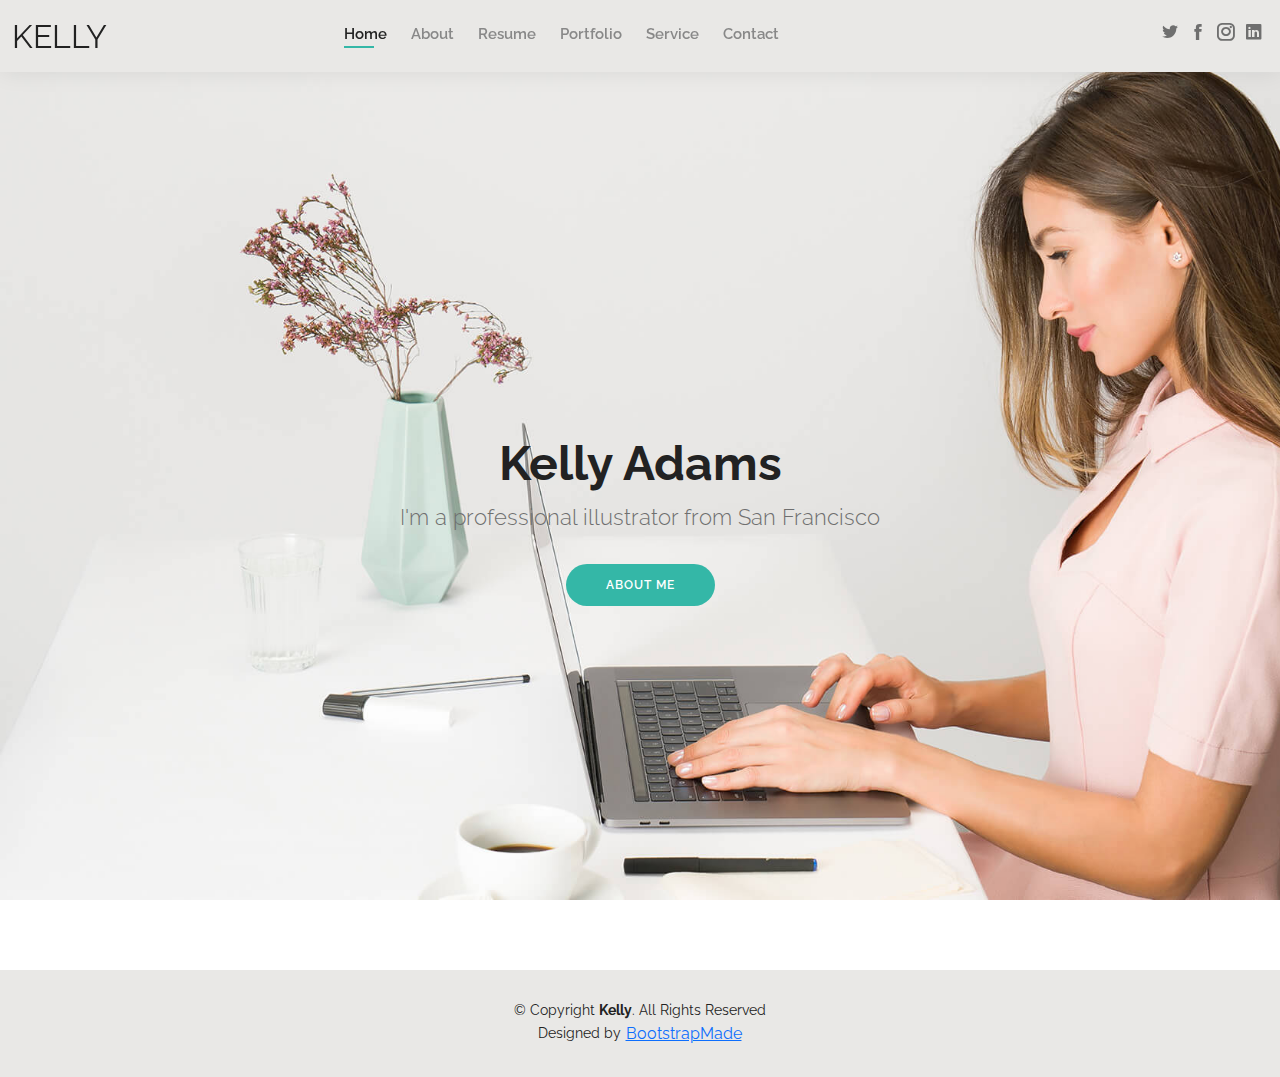
<file: index.html>
<!DOCTYPE html>
<html lang="en">
<head>
    <meta charset="UTF-8">
    <meta http-equiv="X-UA-Compatible" content="IE=edge">
    <meta name="viewport" content="width=device-width, initial-scale=1.0">
    <link href="https://cdn.jsdelivr.net/npm/bootstrap@5.0.1/dist/css/bootstrap.min.css" rel="stylesheet">
    <link rel="preconnect" href="https://fonts.gstatic.com">
    <link href="https://fonts.googleapis.com/css2?family=Raleway:wght@100;200;300;400;500;600;700;800;900&display=swap" rel="stylesheet">
    <link rel="stylesheet" href="./icofont/icofont.css">
    <link rel="stylesheet" href="style.css">
    <title>project-one</title>
</head>
<body>
   <!--header starts-->
<div class="header">
    <div class="container-fluid">
        <div class="row">
            <div class="col-3">
                <div class="logo">
                   <h1><a href="index.html">KELLY</a></h1> 
                </div>
            </div>
            <div class="col-6">
                <div class="navigation">
                    <ul class="nav">
                        <li class="nav-items">
                            <a href="" class="nav-link active">Home <i></i></a>
                        </li>
                        <li class="nav-items">
                            <a href="about.html" class="nav-link ">About <i></i></a>
                        </li>
                        <li class="nav-items">
                            <a href="resume.html" class="nav-link">Resume <i></i></a>
                        </li>
                        <li class="nav-items">
                            <a href="portfolio.html" class="nav-link">Portfolio <i></i></a>
                        </li>
                        <li class="nav-items">
                            <a href="services.html" class="nav-link">Service <i></i></a>
                        </li>
                        <li class="nav-items">
                            <a href="" class="nav-link">Contact <i></i></a>
                        </li>
                    </ul>
                </div>
            </div>
            <div class="col-3">
                <div class="social-navigations ">
                    <ul class="nav justify-content-end">
                        <li class="nav-items">
                            <a href="" class="nav-link"><i class="icofont-twitter"></i></a>
                        </li>
                        <li class="nav-items">
                            <a href="" class="nav-link"><i class="icofont-facebook"></i></a>
                        </li>
                        <li class="nav-items">
                            <a href="" class="nav-link"><i class="icofont-instagram"></i></a>
                        </li>
                        <li class="nav-items">
                            <a href="" class="nav-link"><i class="icofont-linkedin"></i></a>
                        </li>
                    </ul>
                </div>
            </div>
        </div>
    </div>
</div>
 <!--header ends-->

<!--hero section start-->
<div class="hero">
    <div class="container-fluid">
        <div class="row align-items-center justify-content-center full-height">
            <div class="col-12">
                <h1 class="display-3 text-center">Kelly Adams</h1>
                <p class="lead text-center">I'm a professional illustrator from San Francisco</p>
                <div class="text-center">
                    <a class="btn btn-primary" href="about-me.html">About me</a>
                </div>
            </div>
        </div>
    </div>
</div>
<!--hero section end-->

<!--footer section start-->

<div class="footer">
    <div class="container-fluid">
        <div class="row">   
            <div class="col-12">
                <p class="text-center">&#169; Copyright <strong>Kelly</strong>. All Rights Reserved</p>
                    <p class="text-center">Designed by <a href="#" class="btn btn-link">BootstrapMade</a></p>
            </div>
        </div>
    </div>
</div>
<!--footer section end-->
 

</body>
</html>
</file>
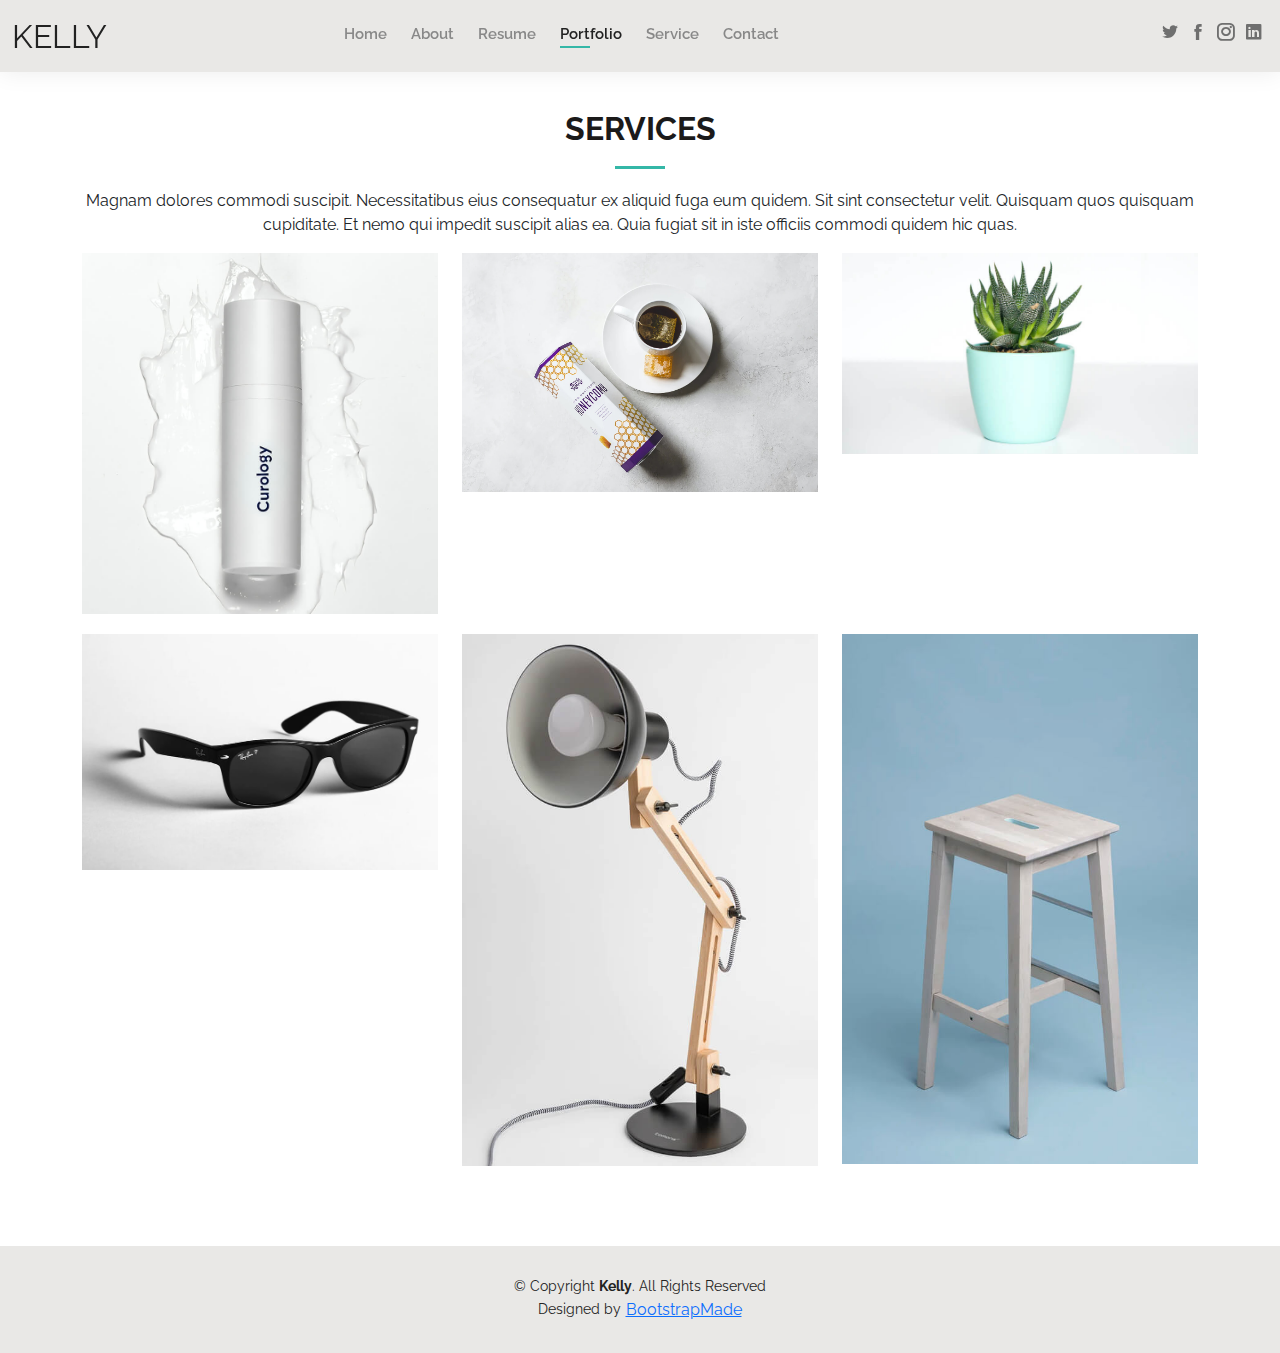
<file: portfolio.html>
<!DOCTYPE html>
<html lang="en">
<head>
    <meta charset="UTF-8">
    <meta http-equiv="X-UA-Compatible" content="IE=edge">
    <meta name="viewport" content="width=device-width, initial-scale=1.0">
    <link href="https://cdn.jsdelivr.net/npm/bootstrap@5.0.1/dist/css/bootstrap.min.css" rel="stylesheet">
    <link rel="preconnect" href="https://fonts.gstatic.com">
    <link href="https://fonts.googleapis.com/css2?family=Raleway:wght@100;200;300;400;500;600;700;800;900&display=swap" rel="stylesheet">
    <link rel="stylesheet" href="./icofont/icofont.css">
    <link rel="stylesheet" href="style.css">
    <title>about</title>
</head>
<body>
     <!--header starts-->
<div class="header">
    <div class="container-fluid">
        <div class="row">
            <div class="col-3">
                <div class="logo">
                   <h1><a href="index.html">KELLY</a></h1> 
                </div>
            </div>
            <div class="col-6">
                <div class="navigation">
                    <ul class="nav">
                        <li class="nav-items">
                            <a href="index.html" class="nav-link">Home <i></i></a>
                        </li>
                        <li class="nav-items">
                            <a href="about.html" class="nav-link">About <i></i></a>
                        </li>
                        <li class="nav-items">
                            <a href="resume.html" class="nav-link">Resume <i></i></a>
                        </li>
                        <li class="nav-items">
                            <a href="portfolio.html" class="nav-link active">Portfolio <i></i></a>
                        </li>
                        <li class="nav-items">
                            <a href="services.html" class="nav-link">Service <i></i></a>
                        </li>
                        <li class="nav-items">
                            <a href="" class="nav-link">Contact <i></i></a>
                        </li>
                    </ul>
                </div>
            </div>
            <div class="col-3">
                <div class="social-navigations ">
                    <ul class="nav justify-content-end">
                        <li class="nav-items">
                            <a href="" class="nav-link"><i class="icofont-twitter"></i></a>
                        </li>
                        <li class="nav-items">
                            <a href="" class="nav-link"><i class="icofont-facebook"></i></a>
                        </li>
                        <li class="nav-items">
                            <a href="" class="nav-link"><i class="icofont-instagram"></i></a>
                        </li>
                        <li class="nav-items">
                            <a href="" class="nav-link"><i class="icofont-linkedin"></i></a>
                        </li>
                    </ul>
                </div>
            </div>
        </div>
    </div>
</div>
 <!--header ends-->

  <!--header ends-->

  <div class="service page-section">
    <div class="container">
        <div class="row">
            <div class="col-12">
                <div class="section-title">
                    <h2 class="text-center">SERVICES</h2>
                    <div class="section-underline"></div>
                </div>
            </div>
            <div class="col-12">
                <p class="text-center">Magnam dolores commodi suscipit. Necessitatibus eius consequatur ex aliquid fuga eum quidem. Sit sint consectetur velit. Quisquam quos quisquam cupiditate. Et nemo qui impedit suscipit alias ea. Quia fugiat sit in iste officiis commodi quidem hic quas.</p>
            </div>
        </div>
        
          <div class="row">
                <div class="col-4">
                    <div class="card custom-card-4">
                        <div class="card-body">
                            <div class="card-image-wrapper">
                                <img src="./images/portfolio-1.jpg" class="card-img" alt="yoo">
                            </div>
                            <div class="card-text-wrapper">
                                    <h5 class="card-title">app</h5>
                                    <p class="card-text">app</p>

                            </div>
                            <div class="card-overlay"></div>
                        
                        </div>
                    </div>
                </div>
              <div class="col-4">
                <div class="card custom-card-4">
                  <div class="card-body">
                      <div class="card-image-wrapper ">
                          <img src="./images/portfolio-2.jpg" class="card-img" alt="yoo">
                      </div>
                      <div class="card-text-wrapper">
                        <h5 class="card-title">web</h5>
                        <p class="card-text">app</p>

                      </div>
                      <div class="card-overlay"></div>
                      
                  </div>
                </div>
            </div>
            <div class="col-4">
                <div class="card custom-card-4">
                  <div class="card-body">
                      <div class="card-image-wrapper card-icon-">
                          <img src="./images/portfolio-3.jpg" class="card-img" alt="yoo">
                      </div>
                      <div class="card-text-wrapper">
                        <h5 class="card-title">app</h5>
                        <p class="card-text">app</p>

                      </div>
                      <div class="card-overlay"></div>
                      
                  </div>
                </div>
            </div>
            <div class="col-4">
                <div class="card custom-card-4">
                  <div class="card-body">
                      <div class="card-image-wrapper">
                          <img src="./images/portfolio-4.jpg" class="card-img" alt="yoo">
                      </div>
                      <div class="card-text-wrapper">
                        <h5 class="card-title">app</h5>
                        <p class="card-text">app</p>

                      </div>
                      <div class="card-overlay"></div>
                      
                  </div>
                </div>
            </div>
            <div class="col-4">
                <div class="card custom-card-4">
                  <div class="card-body">
                      <div class="card-image-wrapper">
                          <img src="./images/portfolio-5.jpg" class="card-img" alt="yoo">
                      </div>
                      <div class="card-text-wrapper">
                        <h5 class="card-title">Nemo Enim</h5>
                        <p class="card-text">app</p>

                      </div>
                      <div class="card-overlay"></div>
                      
                  </div>
                </div>
            </div>
            <div class="col-4">
                <div class="card custom-card-4">
                  <div class="card-body">
                      <div class="card-image-wrapper card-icon-4">
                          <img src="./images/portfolio-6.jpg" class="card-img" alt="yoo">
                      </div>
                      <div class="card-text-wrapper">
                        <h5 class="card-title">card</h5>
                        <p class="card-text">app</p>

                      </div>
                      <div class="card-overlay"></div>
                      
                  </div>
                </div>
            </div>
          </div>
              
        </div>
        
    </div>
</div>



 <!--footer section start-->

<div class="footer">
    <div class="container-fluid">
        <div class="row">   
            <div class="col-12">
                <p class="text-center">&#169; Copyright <strong>Kelly</strong>. All Rights Reserved</p>
                    <p class="text-center">Designed by <a href="#" class="btn btn-link">BootstrapMade</a></p>
            </div>
        </div>
    </div>
</div>
<!--footer section end-->
</body>
</html>
</file>
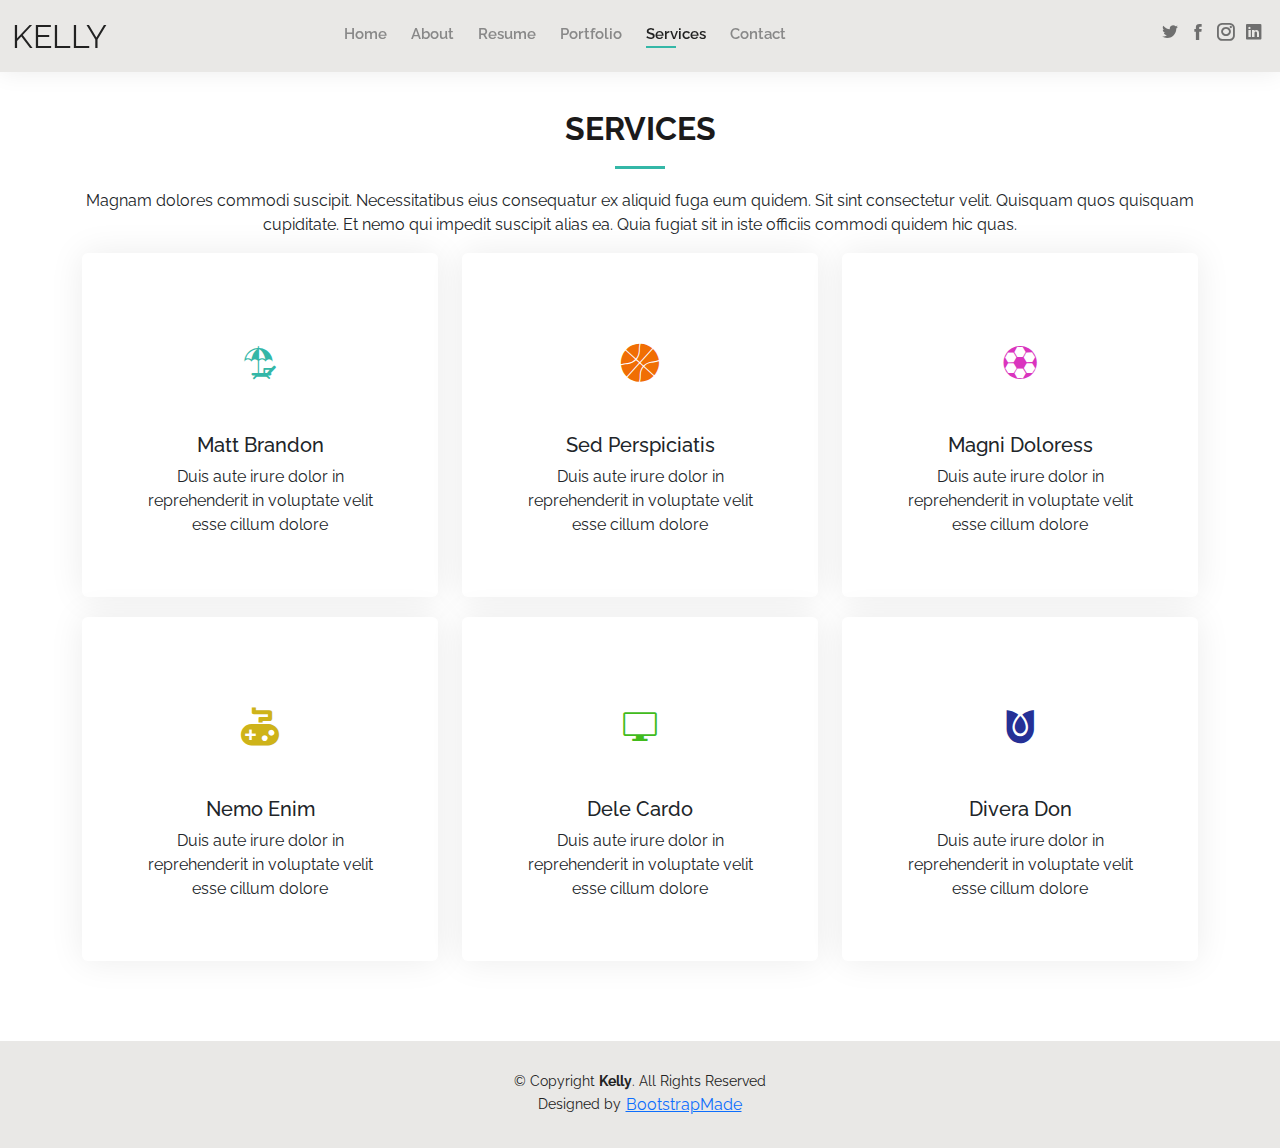
<file: services.html>
<!DOCTYPE html>
<html lang="en">
<head>
    <meta charset="UTF-8">
    <meta http-equiv="X-UA-Compatible" content="IE=edge">
    <meta name="viewport" content="width=device-width, initial-scale=1.0">
    <link href="https://cdn.jsdelivr.net/npm/bootstrap@5.0.1/dist/css/bootstrap.min.css" rel="stylesheet">
    <link rel="preconnect" href="https://fonts.gstatic.com">
    <link href="https://fonts.googleapis.com/css2?family=Raleway:wght@100;200;300;400;500;600;700;800;900&display=swap" rel="stylesheet">
    <link rel="stylesheet" href="./icofont/icofont.css">
    <link rel="stylesheet" href="style.css">
    <title>about</title>
</head>
<body>
     <!--header starts-->
<div class="header">
    <div class="container-fluid">
        <div class="row">
            <div class="col-3">
                <div class="logo">
                   <h1><a href="index.html">KELLY</a></h1> 
                </div>
            </div>
            <div class="col-6">
                <div class="navigation">
                    <ul class="nav">
                        <li class="nav-items">
                            <a href="index.html" class="nav-link">Home <i></i></a>
                        </li>
                        <li class="nav-items">
                            <a href="about.html" class="nav-link ">About <i></i></a>
                        </li>
                        <li class="nav-items">
                            <a href="resume.html" class="nav-link">Resume <i></i></a>
                        </li>
                        <li class="nav-items">
                            <a href="" class="nav-link">Portfolio <i></i></a>
                        </li>
                        <li class="nav-items">
                            <a href="services.html" class="nav-link active">Services <i></i></a>
                        </li>
                        <li class="nav-items">
                            <a href="" class="nav-link">Contact <i></i></a>
                        </li>
                    </ul>
                </div>
            </div>
            <div class="col-3">
                <div class="social-navigations ">
                    <ul class="nav justify-content-end">
                        <li class="nav-items">
                            <a href="" class="nav-link"><i class="icofont-twitter"></i></a>
                        </li>
                        <li class="nav-items">
                            <a href="" class="nav-link"><i class="icofont-facebook"></i></a>
                        </li>
                        <li class="nav-items">
                            <a href="" class="nav-link"><i class="icofont-instagram"></i></a>
                        </li>
                        <li class="nav-items">
                            <a href="" class="nav-link"><i class="icofont-linkedin"></i></a>
                        </li>
                    </ul>
                </div>
            </div>
        </div>
    </div>
</div>
 <!--header ends-->

  <div class="service page-section">
      <div class="container">
          <div class="row">
              <div class="col-12">
                  <div class="section-title">
                      <h2 class="text-center">SERVICES</h2>
                      <div class="section-underline"></div>
                  </div>
              </div>
              <div class="col-12">
                  <p class="text-center">Magnam dolores commodi suscipit. Necessitatibus eius consequatur ex aliquid fuga eum quidem. Sit sint consectetur velit. Quisquam quos quisquam cupiditate. Et nemo qui impedit suscipit alias ea. Quia fugiat sit in iste officiis commodi quidem hic quas.</p>
              </div>
          </div>
          
            <div class="row">
                <div class="col-4">
                    <div class="card custom-card-3">
                        <div class="card-body text-center">
                            <div class="card-icon-wrapper card-icon-1">
                                <i class="icofont-beach"></i>
                            </div>
                            <h5 class="card-title">Matt Brandon</h5>
                            <p class="card-text">Duis aute irure dolor in reprehenderit in voluptate velit esse cillum dolore</p>
                        </div>
                    </div>
                </div>
                <div class="col-4">
                    <div class="card custom-card-3">
                        <div class="card-body text-center">
                            <div class="card-icon-wrapper card-icon-2">
                                <i class="icofont-basketball"></i>
                            </div>
                            <h5 class="card-title">Sed Perspiciatis</h5>
                            <p class="card-text">Duis aute irure dolor in reprehenderit in voluptate velit esse cillum dolore</p>
                        </div>
                    </div>
                </div>
                <div class="col-4">
                    <div class="card custom-card-3">
                        <div class="card-body text-center">
                            <div class="card-icon-wrapper card-icon-3">
                                <i class="icofont-football"></i>
                            </div>
                            <h5 class="card-title">Magni Doloress</h5>
                            <p class="card-text">Duis aute irure dolor in reprehenderit in voluptate velit esse cillum dolore</p>
                        </div>
                    </div>
                </div>
                <div class="col-4">
                    <div class="card custom-card-3">
                        <div class="card-body text-center">
                            <div class="card-icon-wrapper card-icon-4">
                                <i class="icofont-game"></i>
                            </div>
                            <h5 class="card-title">Nemo Enim</h5>
                            <p class="card-text">Duis aute irure dolor in reprehenderit in voluptate velit esse cillum dolore</p>
                        </div>
                    </div>
                </div>
                <div class="col-4">
                    <div class="card custom-card-3">
                        <div class="card-body text-center">
                            <div class="card-icon-wrapper card-icon-5">
                                <i class="icofont-computer"></i>
                            </div>
                            <h5 class="card-title">Dele Cardo</h5>
                            <p class="card-text">Duis aute irure dolor in reprehenderit in voluptate velit esse cillum dolore</p>
                        </div>
                    </div>
                </div>
                <div class="col-4">
                    <div class="card custom-card-3">
                        <div class="card-body text-center">
                            <div class="card-icon-wrapper card-icon-6">
                                <i class="icofont-flora"></i>
                            </div>
                            <h5 class="card-title">Divera Don</h5>
                            <p class="card-text">Duis aute irure dolor in reprehenderit in voluptate velit esse cillum dolore</p>
                        </div>
                    </div>
                </div>
            </div>
                
          </div>
          
      </div>
  </div>


 <!--footer section starts-->
 <div class="footer">
    <div class="container-fluid">
        <div class="row">   
            <div class="col-12">
                <p class="text-center">&#169; Copyright <strong>Kelly</strong>. All Rights Reserved</p>
                    <p class="text-center">Designed by <a href="#" class="btn btn-link">BootstrapMade</a></p>
            </div>
        </div>
    </div>
</div>
<!--footer section end-->
</body>
</html>
</file>
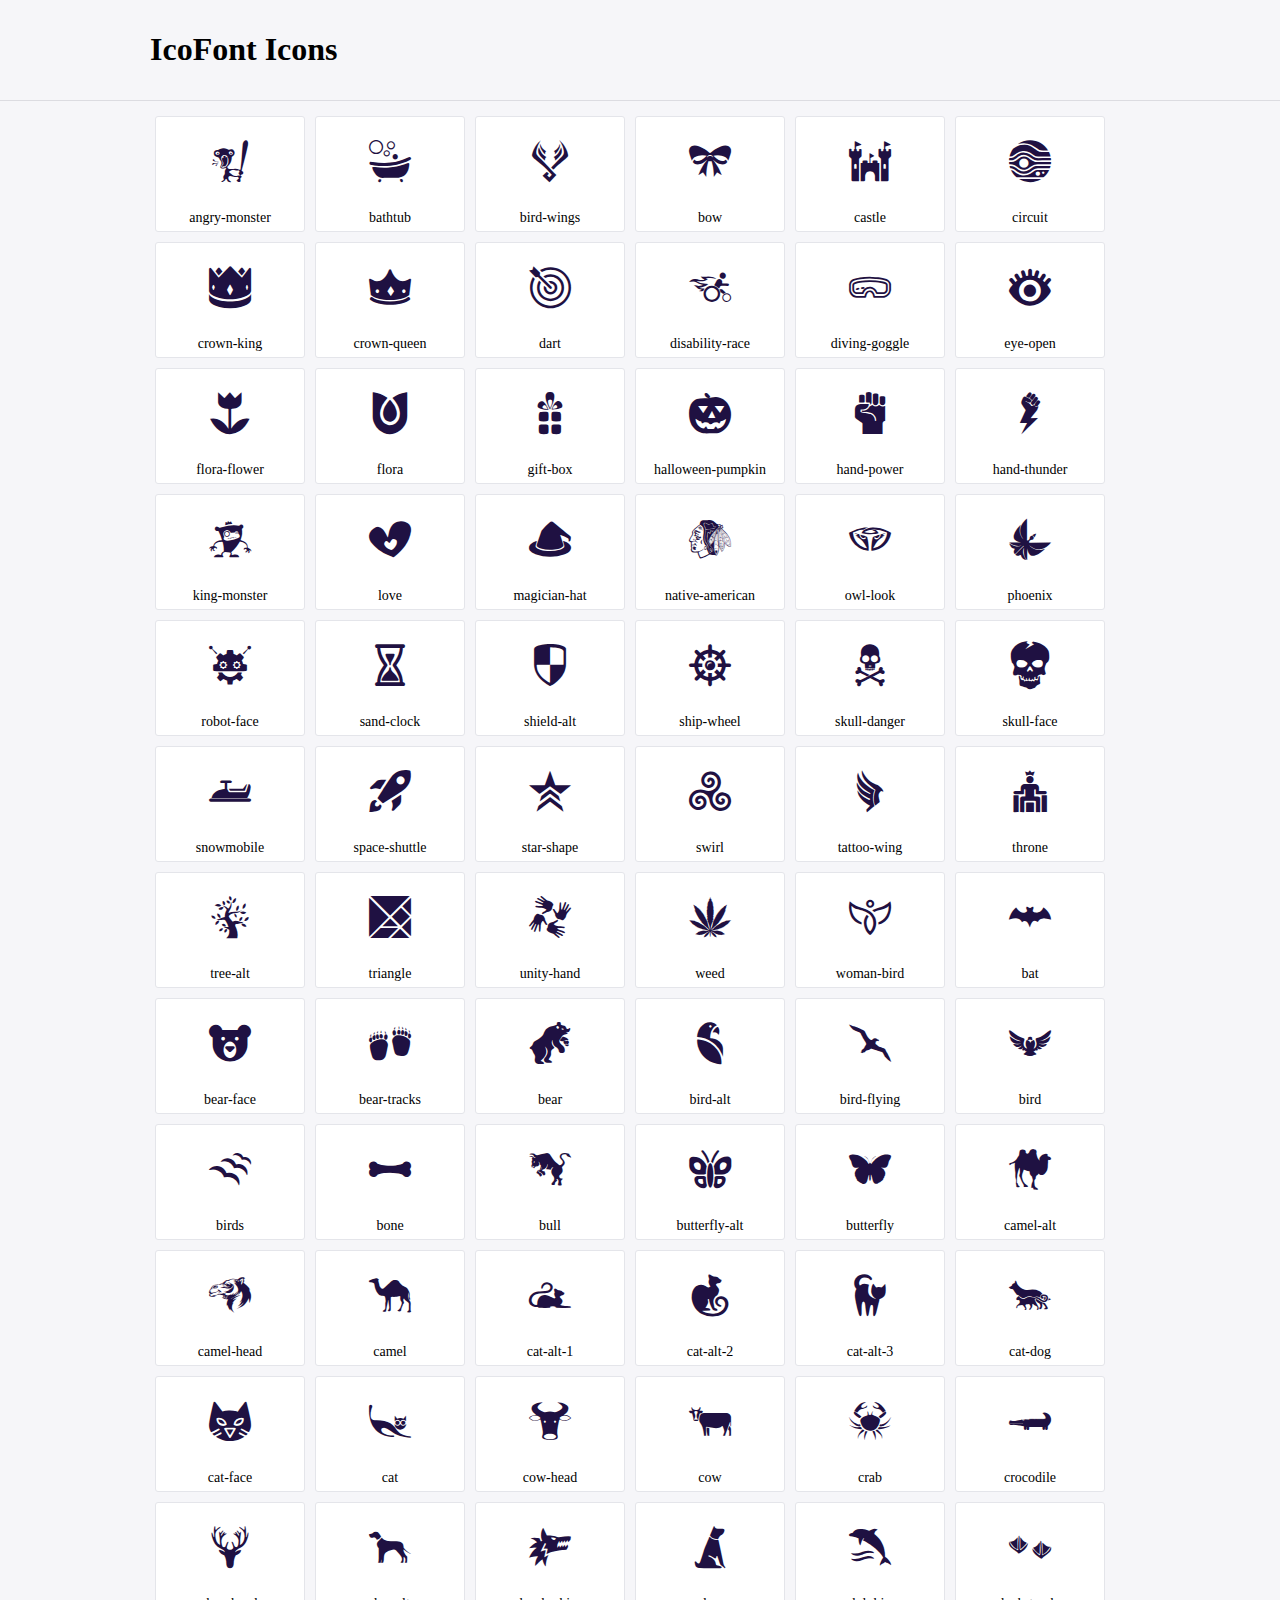
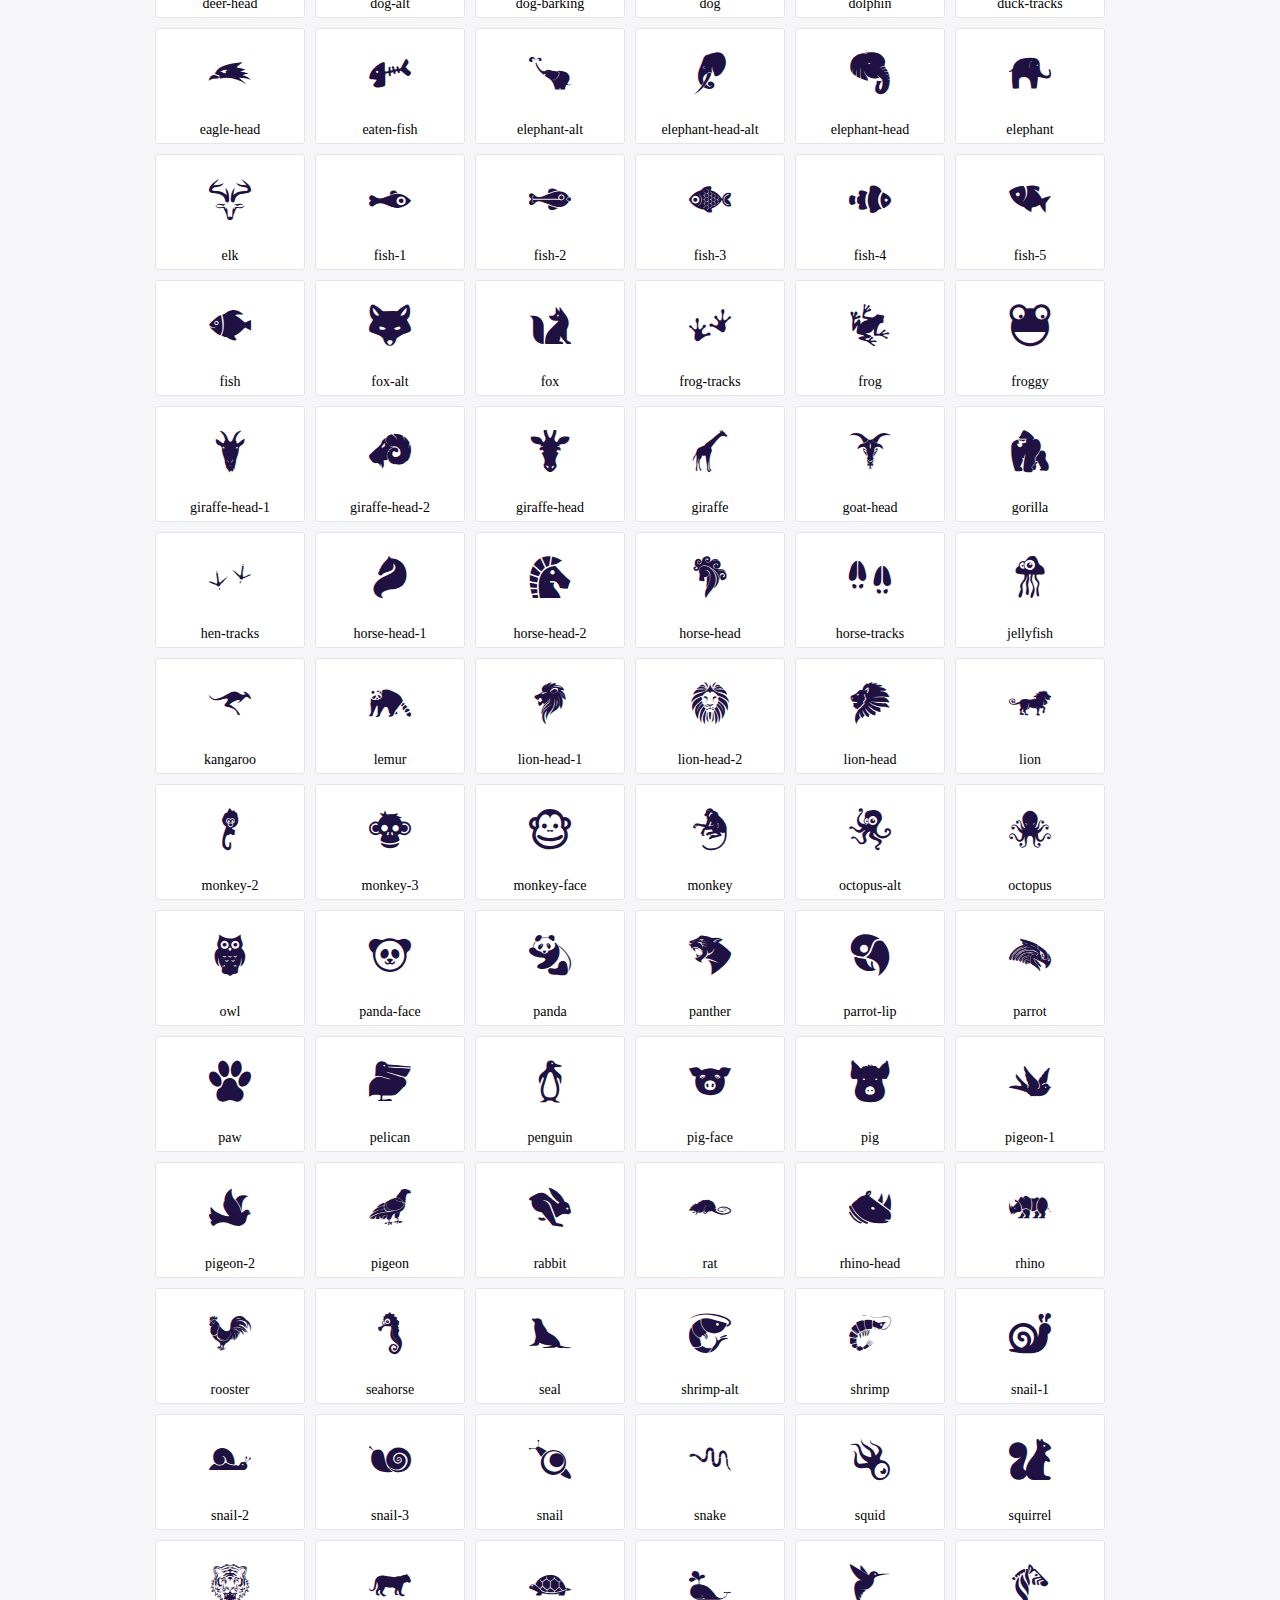
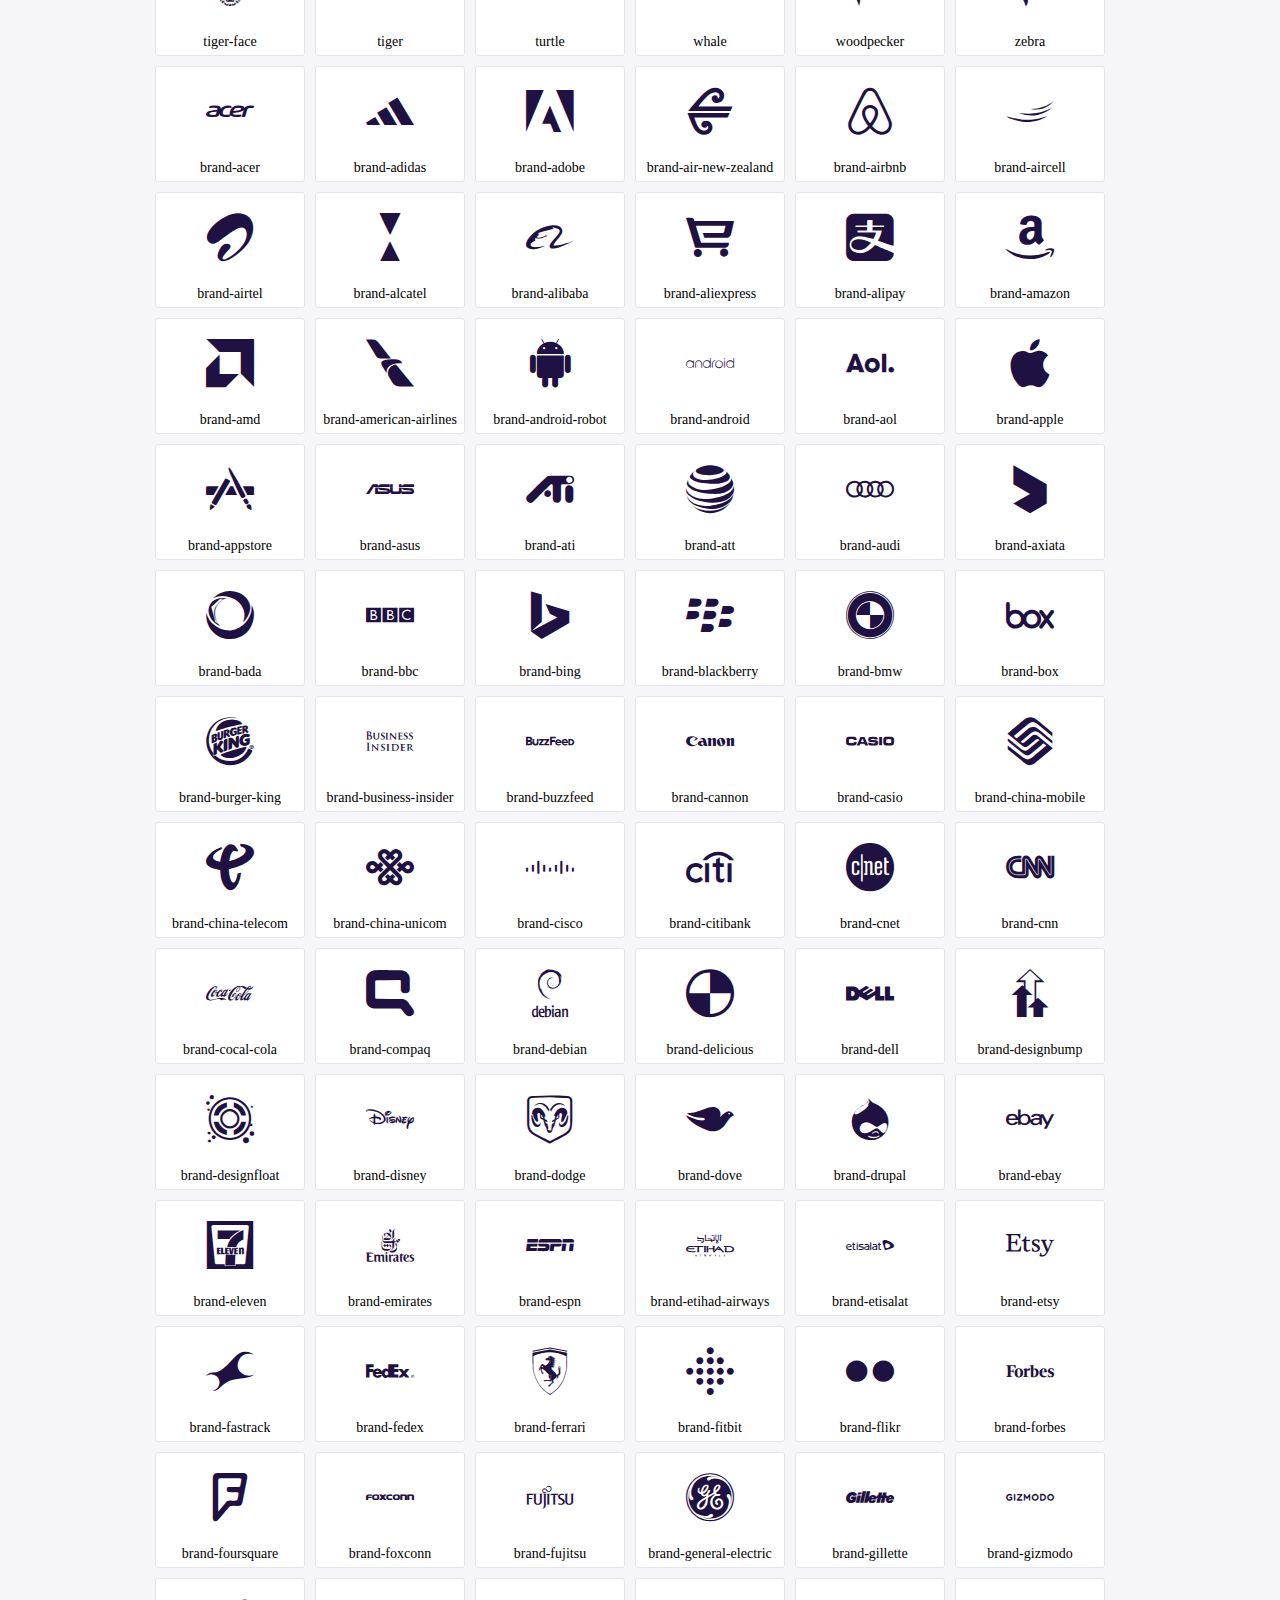
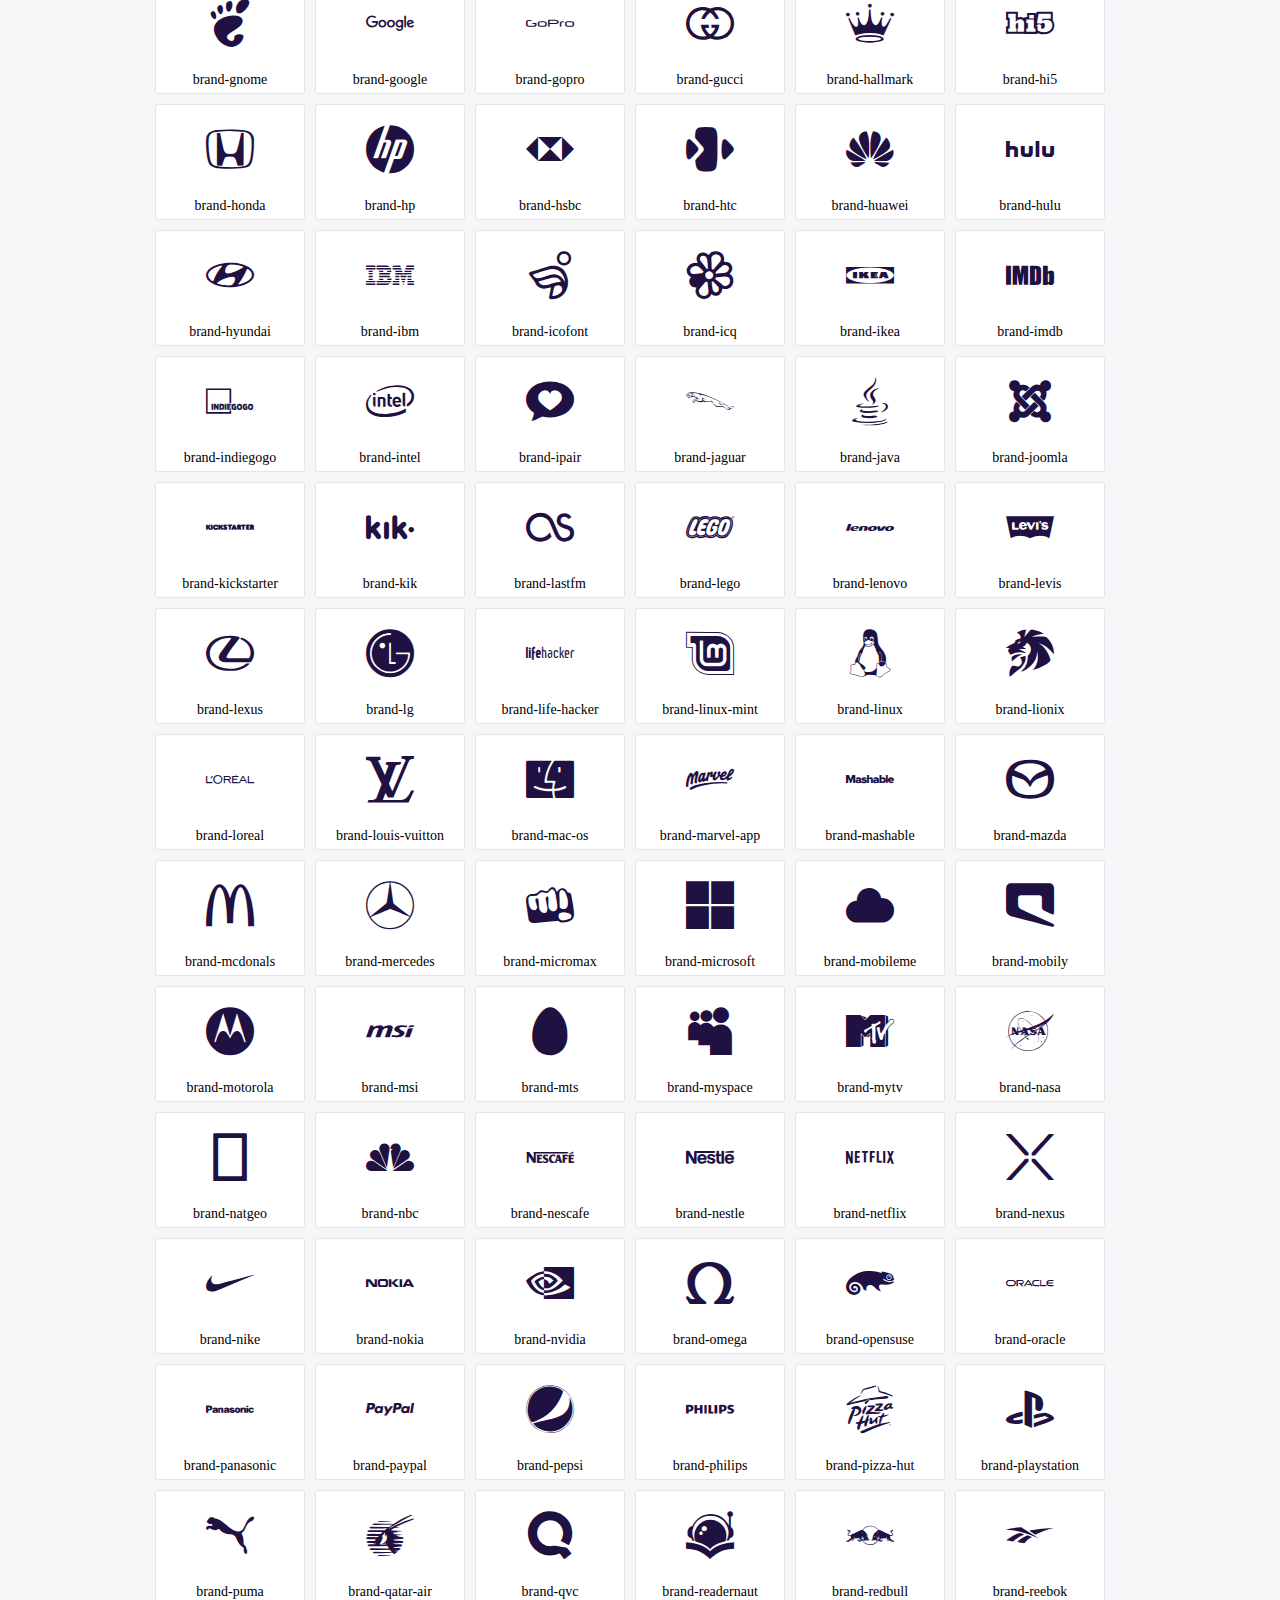
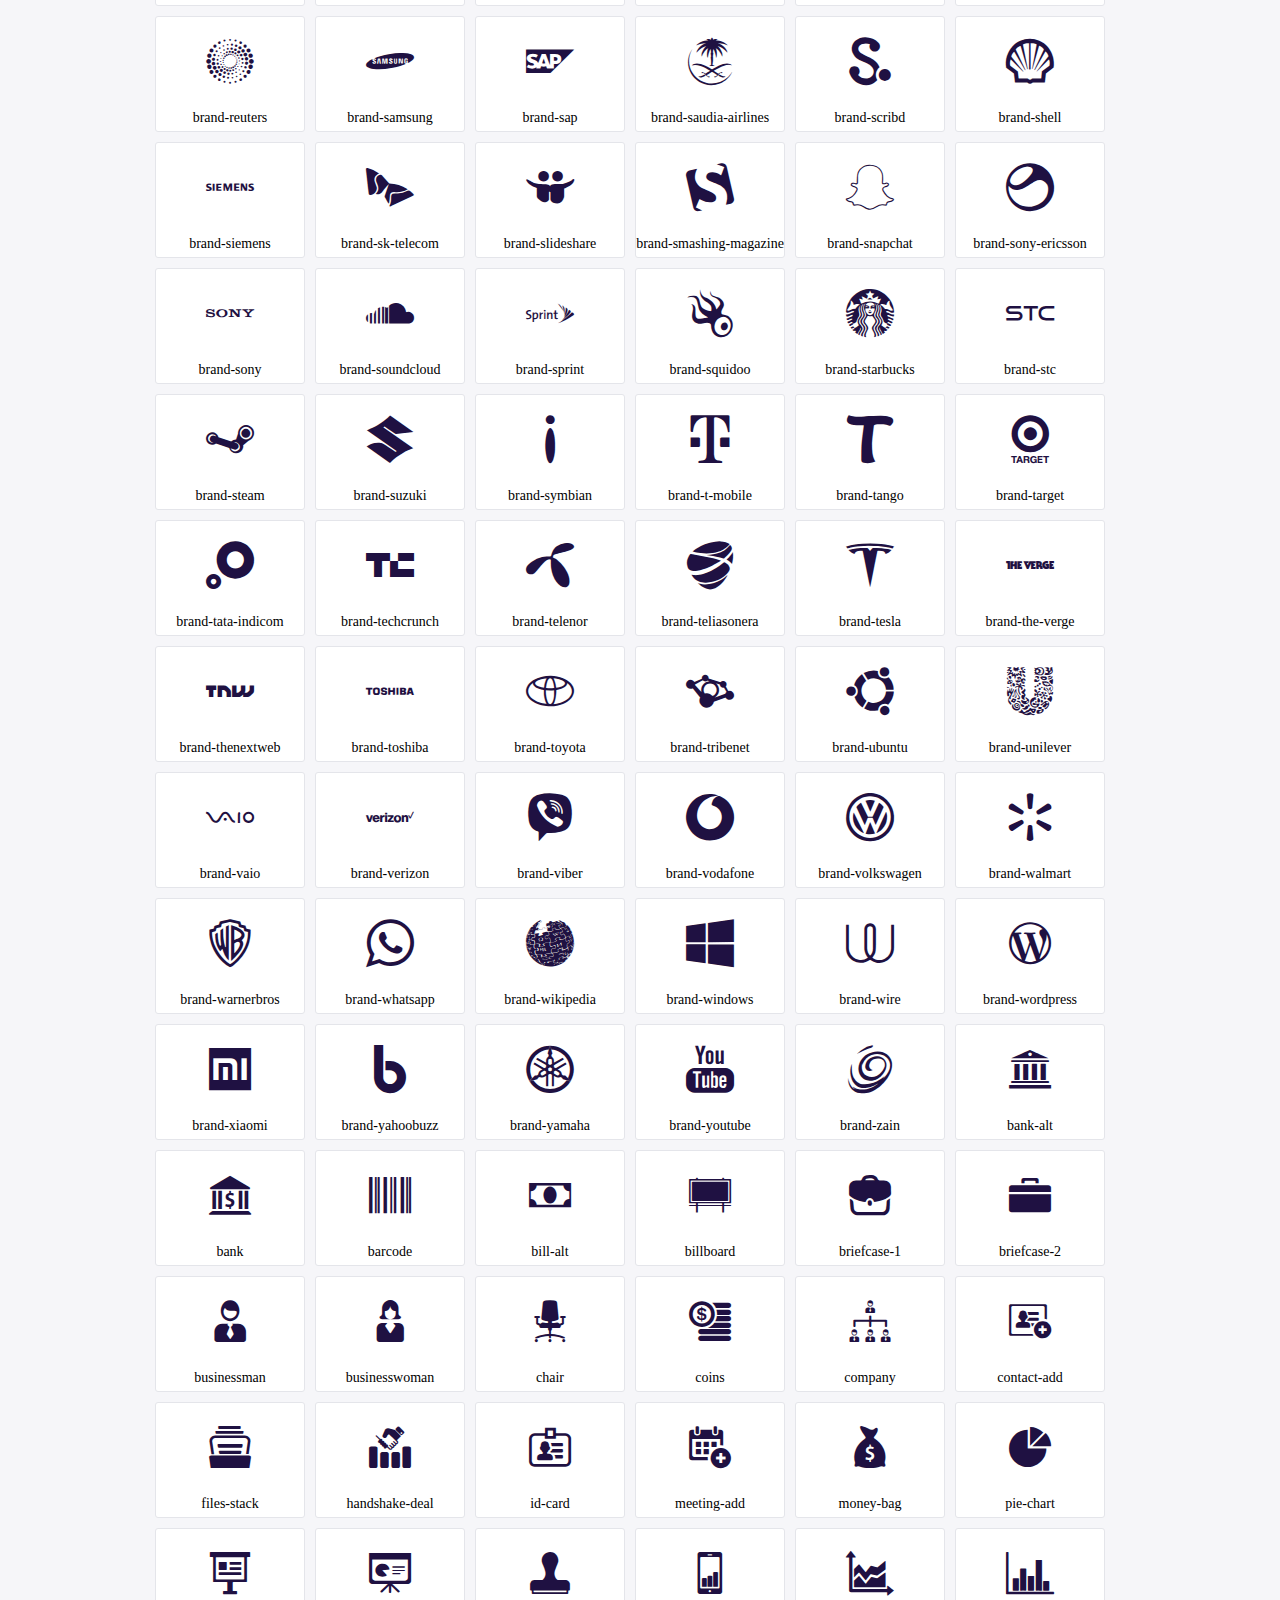
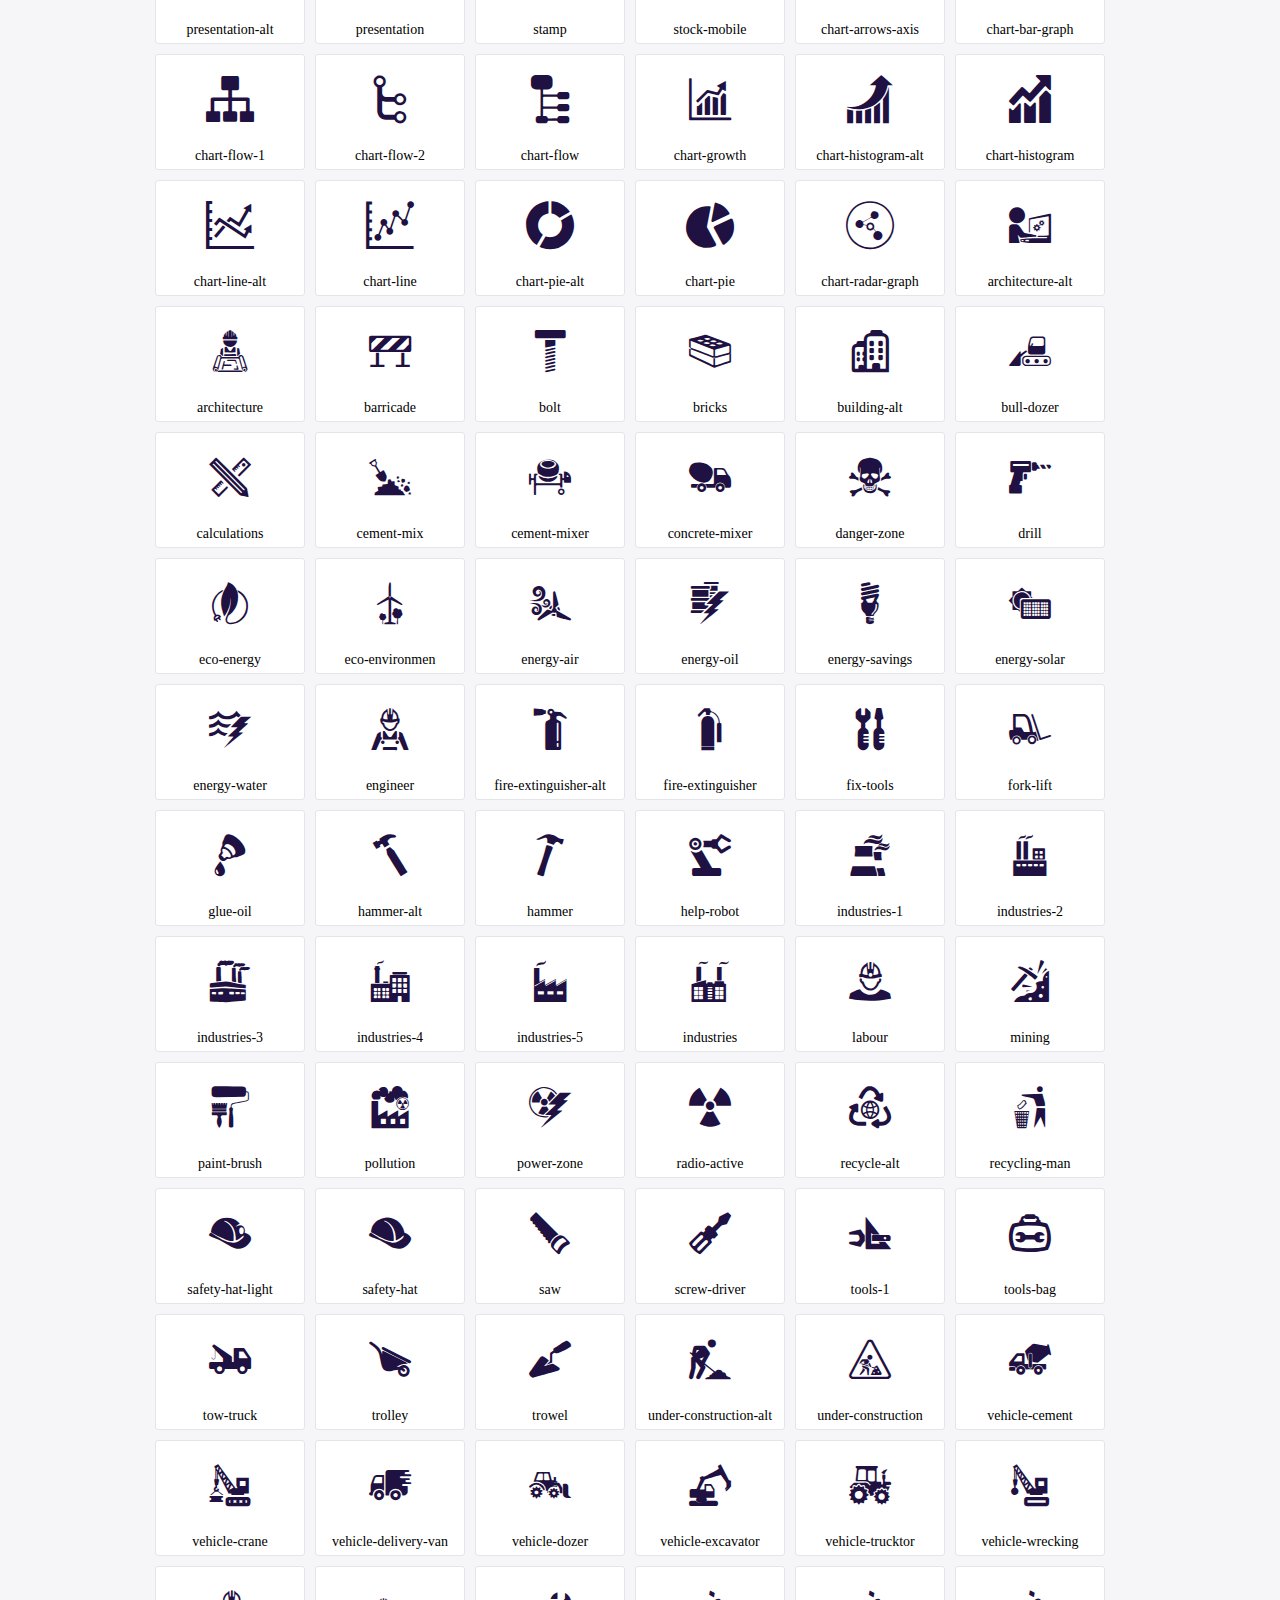
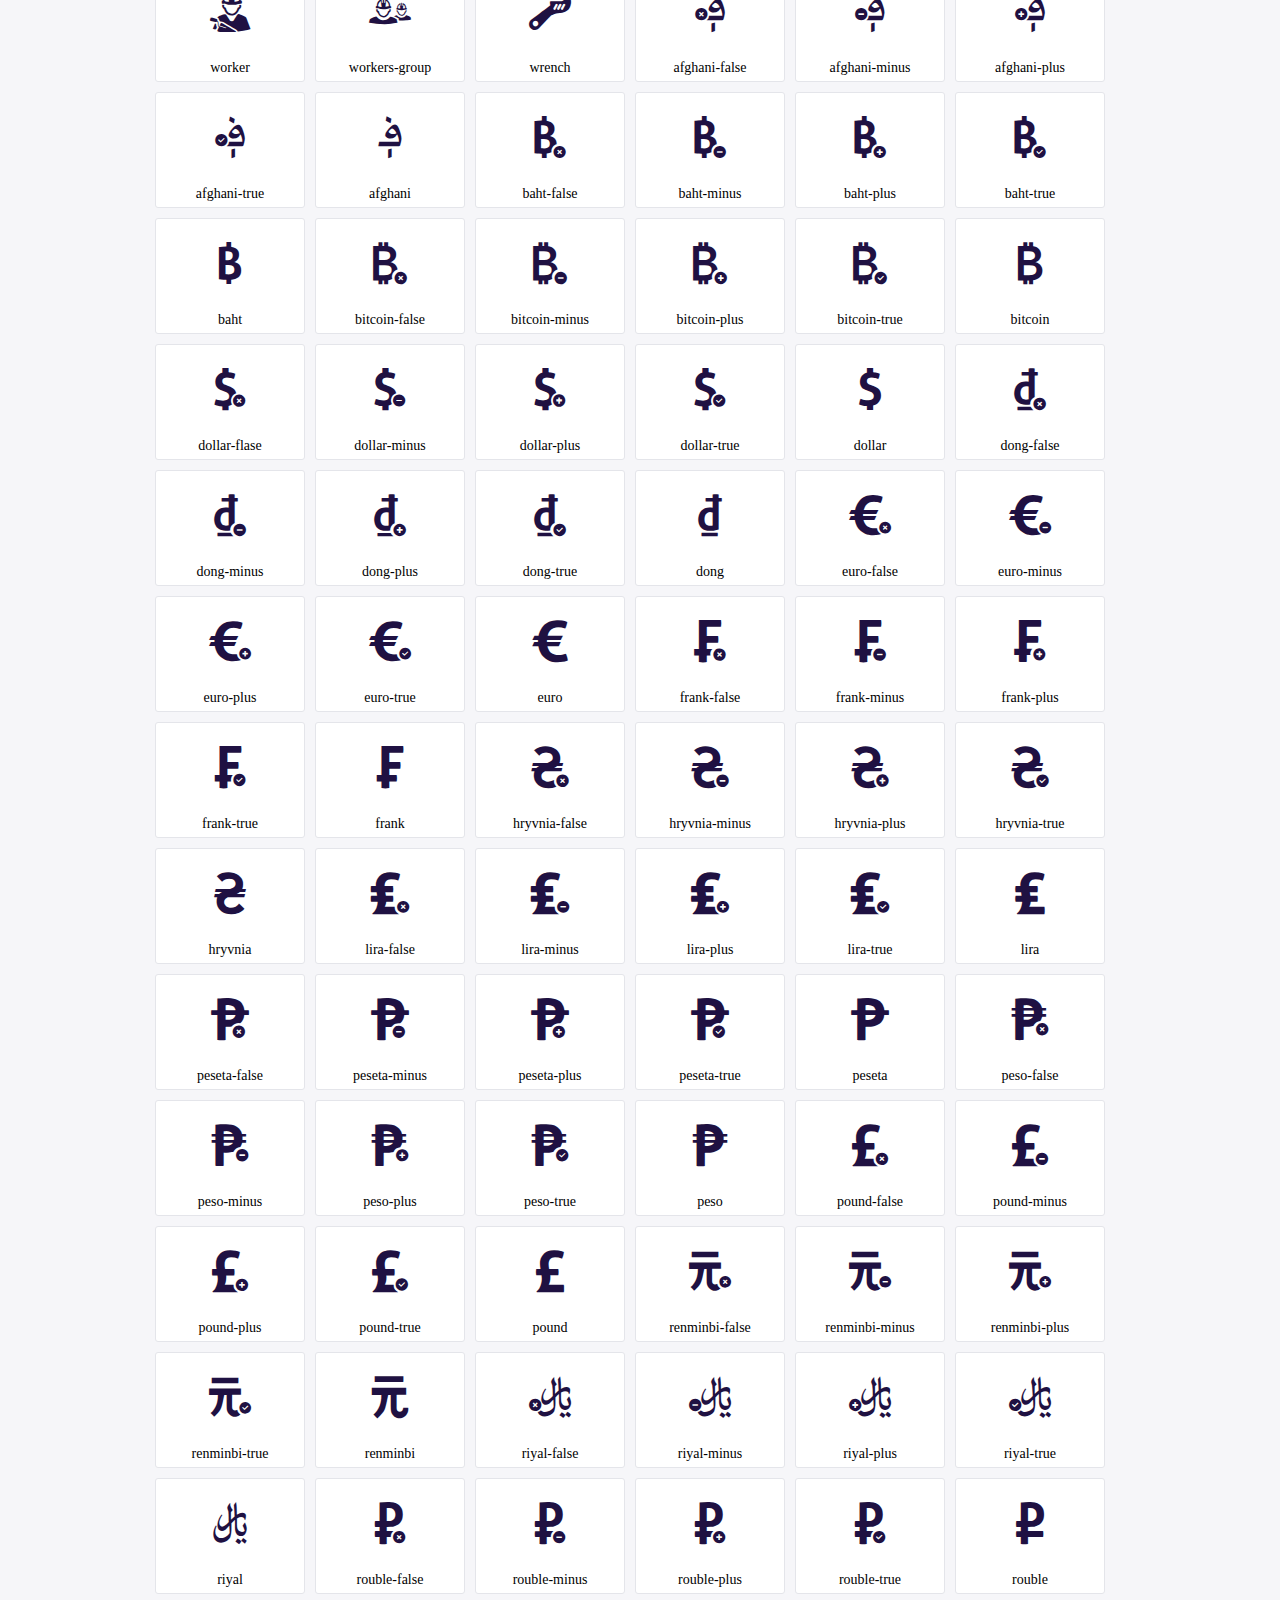
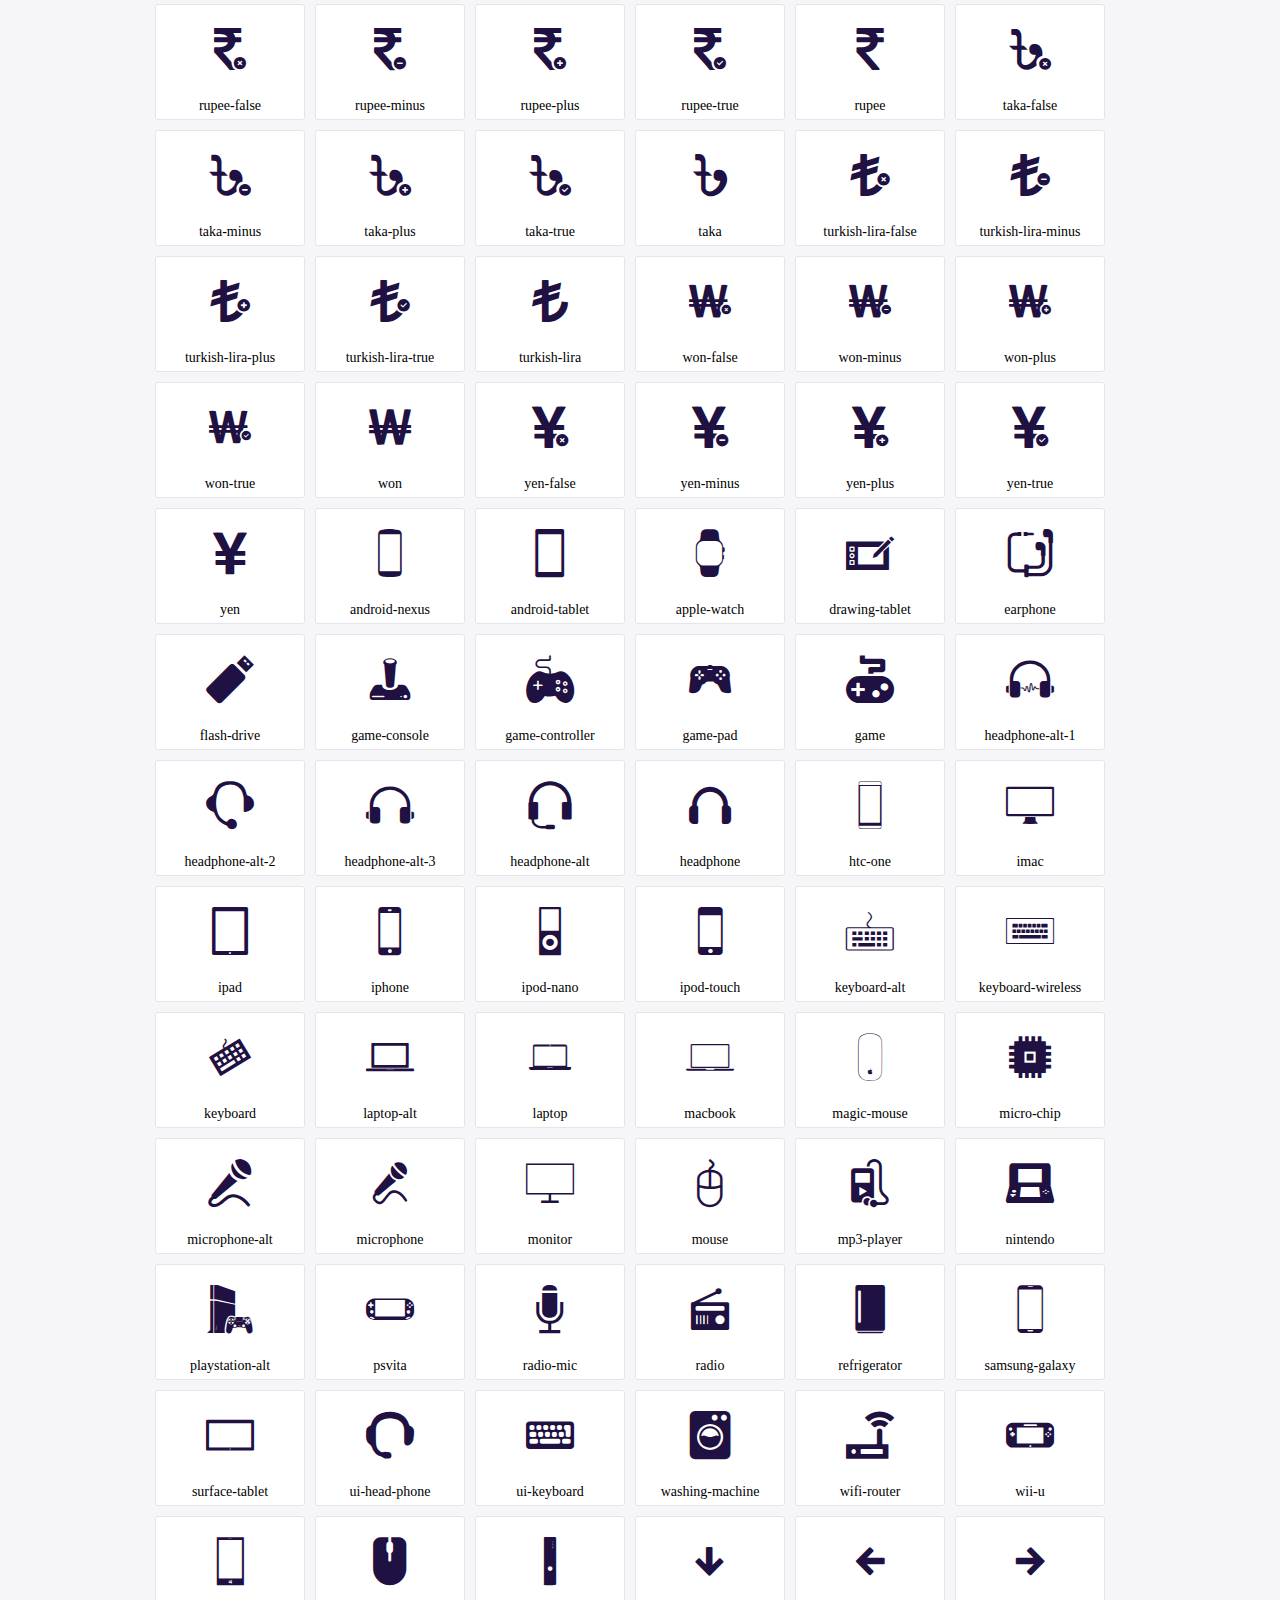
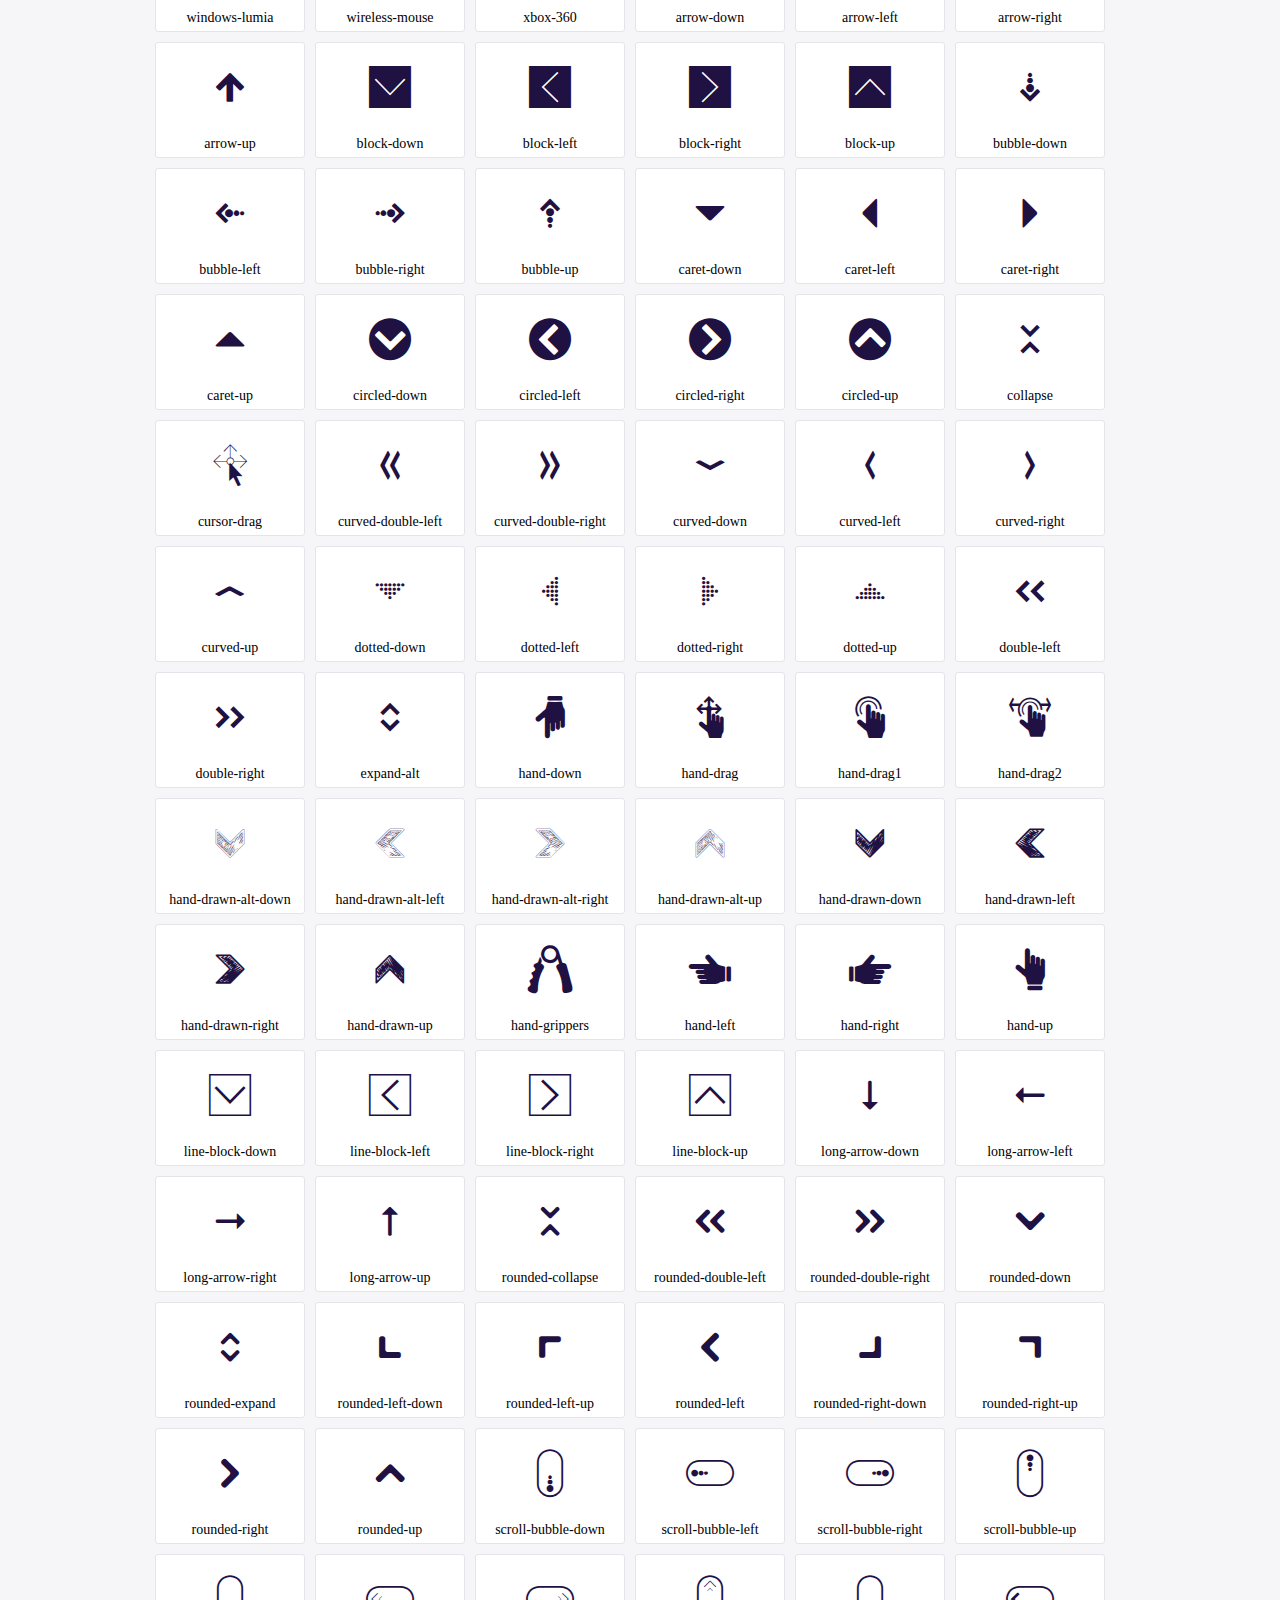
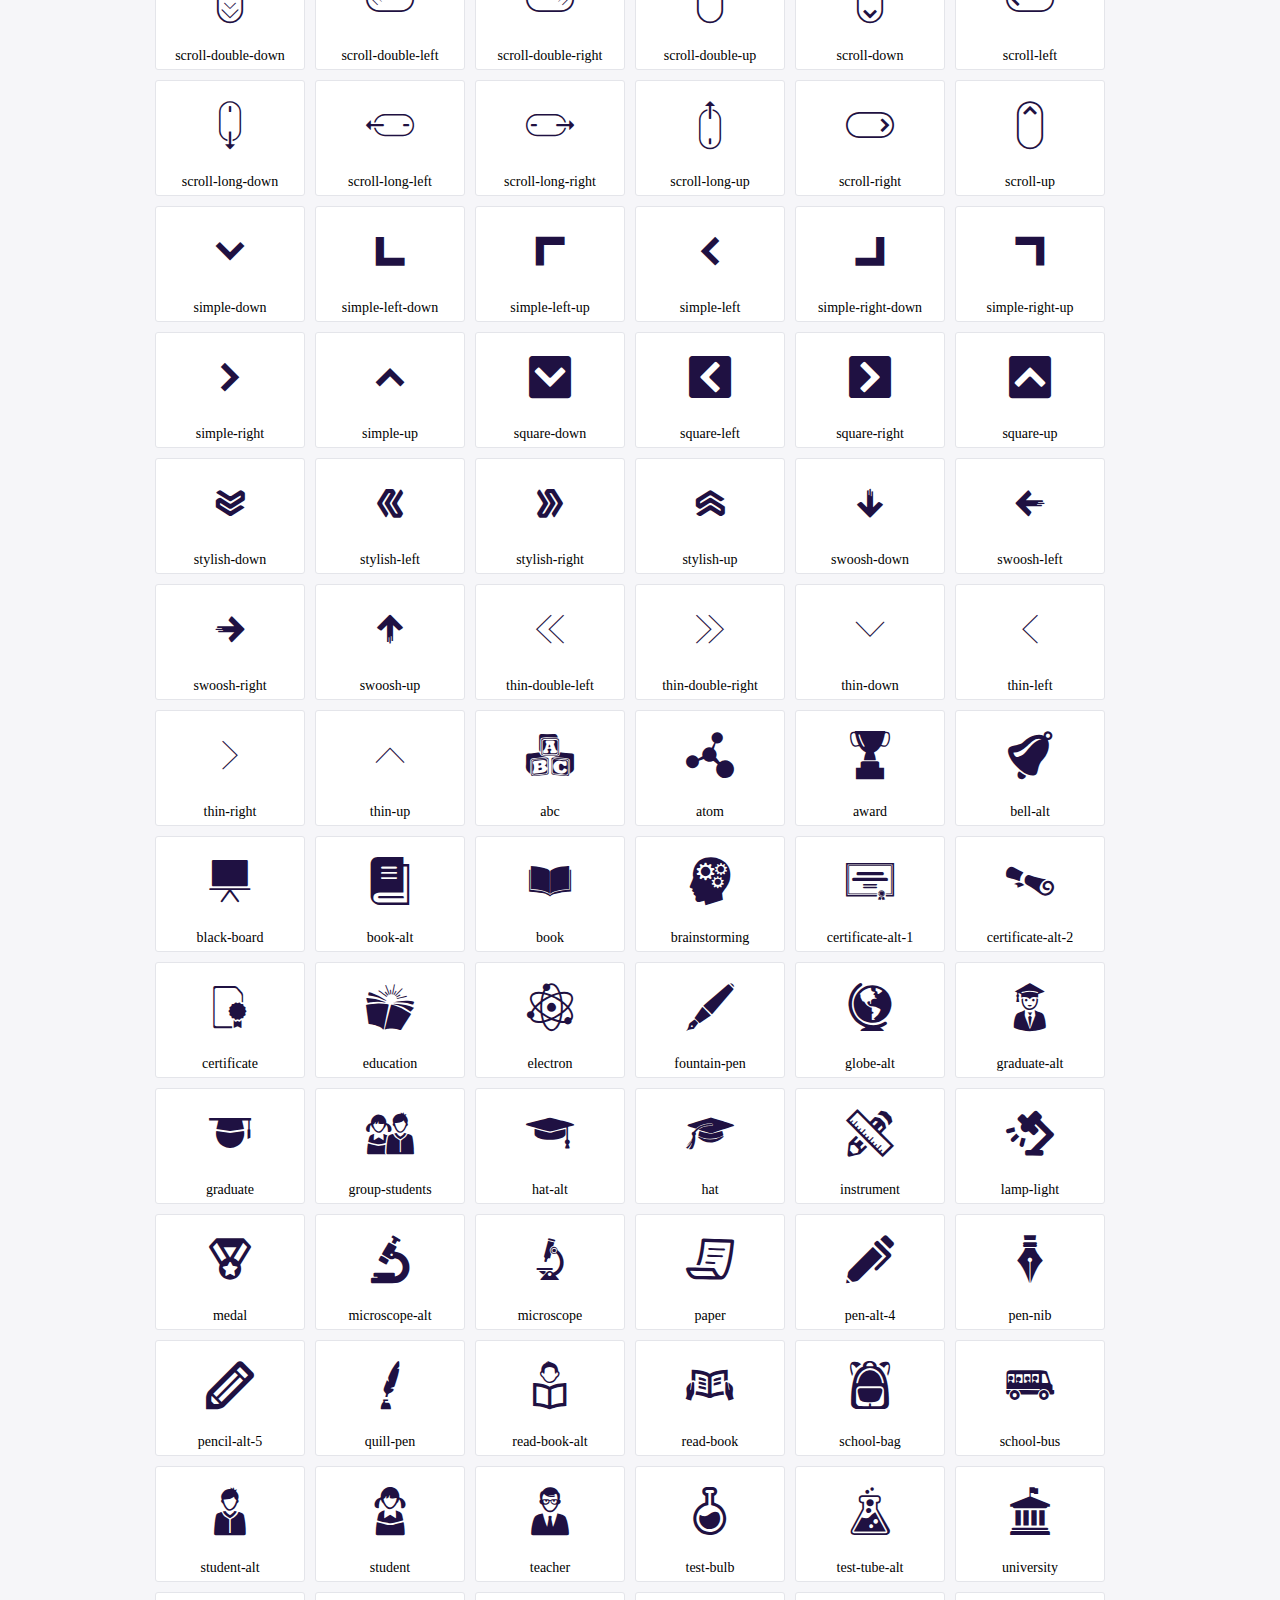
<file: icofont/demo.html>
<!DOCTYPE html>
	<html>
	<head>
		<meta charset="utf-8">
		<title>Examples | IcoFont</title>
		<link rel="stylesheet" type="text/css" href="./icofont.min.css">
		<style type="text/css">
			body {
				margin: 0;
				padding: 0;
				background: #F6F6F9;
			}
			.header {
				border-bottom: 1px solid #DCDCE1;
				padding: 10px 0;
				margin-bottom: 10px;
			}
			.container {
				width: 980px;
				margin: 0 auto;
			}
			.ico-title {
				font-size: 2em;
			}
			.iconlist {
				margin: 0;
				padding: 0;
				list-style: none;
				text-align: center;
				width: 100%;
				display: flex;
				flex-wrap: wrap;
				flex-direction: row;
			}
			.iconlist li {
				position: relative;
				margin: 5px;
				width: 150px;
				cursor: pointer;
			}
			.iconlist li .icon-holder {
				position: relative;
				text-align: center;
				border-radius: 3px;
				overflow: hidden;
				padding-bottom: 5px;
				background: #ffffff;
				border: 1px solid #E4E5EA;
				transition: all 0.2s linear 0s;
			}
			.iconlist li .icon-holder:hover {
				background: #00C3DA;
				color: #ffffff;
			}
			.iconlist li .icon-holder:hover .icon i {
				color: #ffffff;
			}
			.iconlist li .icon-holder .icon {
				padding: 20px;
				text-align: center;
			}
			.iconlist li .icon-holder .icon i {
				font-size: 3em;
				color: #1F1142;
			}
			.iconlist li .icon-holder span {
				font-size: 14px;
				display: block;
				margin-top: 5px;
				border-radius: 3px;
			}
		</style>
	</head>
	<body>
	<div class="header">
		<div class="container">
			<h1 class="ico-title"> IcoFont Icons </h1>
		</div>
	</div>
	<div class="container">
		<ul class="iconlist">
		
		<li>
			<div class="icon-holder">
				<div class="icon"> 
					<i class="icofont-angry-monster"></i>
				</div> 
				<span> angry-monster </span>
			</div>
		</li>
		
		<li>
			<div class="icon-holder">
				<div class="icon"> 
					<i class="icofont-bathtub"></i>
				</div> 
				<span> bathtub </span>
			</div>
		</li>
		
		<li>
			<div class="icon-holder">
				<div class="icon"> 
					<i class="icofont-bird-wings"></i>
				</div> 
				<span> bird-wings </span>
			</div>
		</li>
		
		<li>
			<div class="icon-holder">
				<div class="icon"> 
					<i class="icofont-bow"></i>
				</div> 
				<span> bow </span>
			</div>
		</li>
		
		<li>
			<div class="icon-holder">
				<div class="icon"> 
					<i class="icofont-castle"></i>
				</div> 
				<span> castle </span>
			</div>
		</li>
		
		<li>
			<div class="icon-holder">
				<div class="icon"> 
					<i class="icofont-circuit"></i>
				</div> 
				<span> circuit </span>
			</div>
		</li>
		
		<li>
			<div class="icon-holder">
				<div class="icon"> 
					<i class="icofont-crown-king"></i>
				</div> 
				<span> crown-king </span>
			</div>
		</li>
		
		<li>
			<div class="icon-holder">
				<div class="icon"> 
					<i class="icofont-crown-queen"></i>
				</div> 
				<span> crown-queen </span>
			</div>
		</li>
		
		<li>
			<div class="icon-holder">
				<div class="icon"> 
					<i class="icofont-dart"></i>
				</div> 
				<span> dart </span>
			</div>
		</li>
		
		<li>
			<div class="icon-holder">
				<div class="icon"> 
					<i class="icofont-disability-race"></i>
				</div> 
				<span> disability-race </span>
			</div>
		</li>
		
		<li>
			<div class="icon-holder">
				<div class="icon"> 
					<i class="icofont-diving-goggle"></i>
				</div> 
				<span> diving-goggle </span>
			</div>
		</li>
		
		<li>
			<div class="icon-holder">
				<div class="icon"> 
					<i class="icofont-eye-open"></i>
				</div> 
				<span> eye-open </span>
			</div>
		</li>
		
		<li>
			<div class="icon-holder">
				<div class="icon"> 
					<i class="icofont-flora-flower"></i>
				</div> 
				<span> flora-flower </span>
			</div>
		</li>
		
		<li>
			<div class="icon-holder">
				<div class="icon"> 
					<i class="icofont-flora"></i>
				</div> 
				<span> flora </span>
			</div>
		</li>
		
		<li>
			<div class="icon-holder">
				<div class="icon"> 
					<i class="icofont-gift-box"></i>
				</div> 
				<span> gift-box </span>
			</div>
		</li>
		
		<li>
			<div class="icon-holder">
				<div class="icon"> 
					<i class="icofont-halloween-pumpkin"></i>
				</div> 
				<span> halloween-pumpkin </span>
			</div>
		</li>
		
		<li>
			<div class="icon-holder">
				<div class="icon"> 
					<i class="icofont-hand-power"></i>
				</div> 
				<span> hand-power </span>
			</div>
		</li>
		
		<li>
			<div class="icon-holder">
				<div class="icon"> 
					<i class="icofont-hand-thunder"></i>
				</div> 
				<span> hand-thunder </span>
			</div>
		</li>
		
		<li>
			<div class="icon-holder">
				<div class="icon"> 
					<i class="icofont-king-monster"></i>
				</div> 
				<span> king-monster </span>
			</div>
		</li>
		
		<li>
			<div class="icon-holder">
				<div class="icon"> 
					<i class="icofont-love"></i>
				</div> 
				<span> love </span>
			</div>
		</li>
		
		<li>
			<div class="icon-holder">
				<div class="icon"> 
					<i class="icofont-magician-hat"></i>
				</div> 
				<span> magician-hat </span>
			</div>
		</li>
		
		<li>
			<div class="icon-holder">
				<div class="icon"> 
					<i class="icofont-native-american"></i>
				</div> 
				<span> native-american </span>
			</div>
		</li>
		
		<li>
			<div class="icon-holder">
				<div class="icon"> 
					<i class="icofont-owl-look"></i>
				</div> 
				<span> owl-look </span>
			</div>
		</li>
		
		<li>
			<div class="icon-holder">
				<div class="icon"> 
					<i class="icofont-phoenix"></i>
				</div> 
				<span> phoenix </span>
			</div>
		</li>
		
		<li>
			<div class="icon-holder">
				<div class="icon"> 
					<i class="icofont-robot-face"></i>
				</div> 
				<span> robot-face </span>
			</div>
		</li>
		
		<li>
			<div class="icon-holder">
				<div class="icon"> 
					<i class="icofont-sand-clock"></i>
				</div> 
				<span> sand-clock </span>
			</div>
		</li>
		
		<li>
			<div class="icon-holder">
				<div class="icon"> 
					<i class="icofont-shield-alt"></i>
				</div> 
				<span> shield-alt </span>
			</div>
		</li>
		
		<li>
			<div class="icon-holder">
				<div class="icon"> 
					<i class="icofont-ship-wheel"></i>
				</div> 
				<span> ship-wheel </span>
			</div>
		</li>
		
		<li>
			<div class="icon-holder">
				<div class="icon"> 
					<i class="icofont-skull-danger"></i>
				</div> 
				<span> skull-danger </span>
			</div>
		</li>
		
		<li>
			<div class="icon-holder">
				<div class="icon"> 
					<i class="icofont-skull-face"></i>
				</div> 
				<span> skull-face </span>
			</div>
		</li>
		
		<li>
			<div class="icon-holder">
				<div class="icon"> 
					<i class="icofont-snowmobile"></i>
				</div> 
				<span> snowmobile </span>
			</div>
		</li>
		
		<li>
			<div class="icon-holder">
				<div class="icon"> 
					<i class="icofont-space-shuttle"></i>
				</div> 
				<span> space-shuttle </span>
			</div>
		</li>
		
		<li>
			<div class="icon-holder">
				<div class="icon"> 
					<i class="icofont-star-shape"></i>
				</div> 
				<span> star-shape </span>
			</div>
		</li>
		
		<li>
			<div class="icon-holder">
				<div class="icon"> 
					<i class="icofont-swirl"></i>
				</div> 
				<span> swirl </span>
			</div>
		</li>
		
		<li>
			<div class="icon-holder">
				<div class="icon"> 
					<i class="icofont-tattoo-wing"></i>
				</div> 
				<span> tattoo-wing </span>
			</div>
		</li>
		
		<li>
			<div class="icon-holder">
				<div class="icon"> 
					<i class="icofont-throne"></i>
				</div> 
				<span> throne </span>
			</div>
		</li>
		
		<li>
			<div class="icon-holder">
				<div class="icon"> 
					<i class="icofont-tree-alt"></i>
				</div> 
				<span> tree-alt </span>
			</div>
		</li>
		
		<li>
			<div class="icon-holder">
				<div class="icon"> 
					<i class="icofont-triangle"></i>
				</div> 
				<span> triangle </span>
			</div>
		</li>
		
		<li>
			<div class="icon-holder">
				<div class="icon"> 
					<i class="icofont-unity-hand"></i>
				</div> 
				<span> unity-hand </span>
			</div>
		</li>
		
		<li>
			<div class="icon-holder">
				<div class="icon"> 
					<i class="icofont-weed"></i>
				</div> 
				<span> weed </span>
			</div>
		</li>
		
		<li>
			<div class="icon-holder">
				<div class="icon"> 
					<i class="icofont-woman-bird"></i>
				</div> 
				<span> woman-bird </span>
			</div>
		</li>
		
		<li>
			<div class="icon-holder">
				<div class="icon"> 
					<i class="icofont-bat"></i>
				</div> 
				<span> bat </span>
			</div>
		</li>
		
		<li>
			<div class="icon-holder">
				<div class="icon"> 
					<i class="icofont-bear-face"></i>
				</div> 
				<span> bear-face </span>
			</div>
		</li>
		
		<li>
			<div class="icon-holder">
				<div class="icon"> 
					<i class="icofont-bear-tracks"></i>
				</div> 
				<span> bear-tracks </span>
			</div>
		</li>
		
		<li>
			<div class="icon-holder">
				<div class="icon"> 
					<i class="icofont-bear"></i>
				</div> 
				<span> bear </span>
			</div>
		</li>
		
		<li>
			<div class="icon-holder">
				<div class="icon"> 
					<i class="icofont-bird-alt"></i>
				</div> 
				<span> bird-alt </span>
			</div>
		</li>
		
		<li>
			<div class="icon-holder">
				<div class="icon"> 
					<i class="icofont-bird-flying"></i>
				</div> 
				<span> bird-flying </span>
			</div>
		</li>
		
		<li>
			<div class="icon-holder">
				<div class="icon"> 
					<i class="icofont-bird"></i>
				</div> 
				<span> bird </span>
			</div>
		</li>
		
		<li>
			<div class="icon-holder">
				<div class="icon"> 
					<i class="icofont-birds"></i>
				</div> 
				<span> birds </span>
			</div>
		</li>
		
		<li>
			<div class="icon-holder">
				<div class="icon"> 
					<i class="icofont-bone"></i>
				</div> 
				<span> bone </span>
			</div>
		</li>
		
		<li>
			<div class="icon-holder">
				<div class="icon"> 
					<i class="icofont-bull"></i>
				</div> 
				<span> bull </span>
			</div>
		</li>
		
		<li>
			<div class="icon-holder">
				<div class="icon"> 
					<i class="icofont-butterfly-alt"></i>
				</div> 
				<span> butterfly-alt </span>
			</div>
		</li>
		
		<li>
			<div class="icon-holder">
				<div class="icon"> 
					<i class="icofont-butterfly"></i>
				</div> 
				<span> butterfly </span>
			</div>
		</li>
		
		<li>
			<div class="icon-holder">
				<div class="icon"> 
					<i class="icofont-camel-alt"></i>
				</div> 
				<span> camel-alt </span>
			</div>
		</li>
		
		<li>
			<div class="icon-holder">
				<div class="icon"> 
					<i class="icofont-camel-head"></i>
				</div> 
				<span> camel-head </span>
			</div>
		</li>
		
		<li>
			<div class="icon-holder">
				<div class="icon"> 
					<i class="icofont-camel"></i>
				</div> 
				<span> camel </span>
			</div>
		</li>
		
		<li>
			<div class="icon-holder">
				<div class="icon"> 
					<i class="icofont-cat-alt-1"></i>
				</div> 
				<span> cat-alt-1 </span>
			</div>
		</li>
		
		<li>
			<div class="icon-holder">
				<div class="icon"> 
					<i class="icofont-cat-alt-2"></i>
				</div> 
				<span> cat-alt-2 </span>
			</div>
		</li>
		
		<li>
			<div class="icon-holder">
				<div class="icon"> 
					<i class="icofont-cat-alt-3"></i>
				</div> 
				<span> cat-alt-3 </span>
			</div>
		</li>
		
		<li>
			<div class="icon-holder">
				<div class="icon"> 
					<i class="icofont-cat-dog"></i>
				</div> 
				<span> cat-dog </span>
			</div>
		</li>
		
		<li>
			<div class="icon-holder">
				<div class="icon"> 
					<i class="icofont-cat-face"></i>
				</div> 
				<span> cat-face </span>
			</div>
		</li>
		
		<li>
			<div class="icon-holder">
				<div class="icon"> 
					<i class="icofont-cat"></i>
				</div> 
				<span> cat </span>
			</div>
		</li>
		
		<li>
			<div class="icon-holder">
				<div class="icon"> 
					<i class="icofont-cow-head"></i>
				</div> 
				<span> cow-head </span>
			</div>
		</li>
		
		<li>
			<div class="icon-holder">
				<div class="icon"> 
					<i class="icofont-cow"></i>
				</div> 
				<span> cow </span>
			</div>
		</li>
		
		<li>
			<div class="icon-holder">
				<div class="icon"> 
					<i class="icofont-crab"></i>
				</div> 
				<span> crab </span>
			</div>
		</li>
		
		<li>
			<div class="icon-holder">
				<div class="icon"> 
					<i class="icofont-crocodile"></i>
				</div> 
				<span> crocodile </span>
			</div>
		</li>
		
		<li>
			<div class="icon-holder">
				<div class="icon"> 
					<i class="icofont-deer-head"></i>
				</div> 
				<span> deer-head </span>
			</div>
		</li>
		
		<li>
			<div class="icon-holder">
				<div class="icon"> 
					<i class="icofont-dog-alt"></i>
				</div> 
				<span> dog-alt </span>
			</div>
		</li>
		
		<li>
			<div class="icon-holder">
				<div class="icon"> 
					<i class="icofont-dog-barking"></i>
				</div> 
				<span> dog-barking </span>
			</div>
		</li>
		
		<li>
			<div class="icon-holder">
				<div class="icon"> 
					<i class="icofont-dog"></i>
				</div> 
				<span> dog </span>
			</div>
		</li>
		
		<li>
			<div class="icon-holder">
				<div class="icon"> 
					<i class="icofont-dolphin"></i>
				</div> 
				<span> dolphin </span>
			</div>
		</li>
		
		<li>
			<div class="icon-holder">
				<div class="icon"> 
					<i class="icofont-duck-tracks"></i>
				</div> 
				<span> duck-tracks </span>
			</div>
		</li>
		
		<li>
			<div class="icon-holder">
				<div class="icon"> 
					<i class="icofont-eagle-head"></i>
				</div> 
				<span> eagle-head </span>
			</div>
		</li>
		
		<li>
			<div class="icon-holder">
				<div class="icon"> 
					<i class="icofont-eaten-fish"></i>
				</div> 
				<span> eaten-fish </span>
			</div>
		</li>
		
		<li>
			<div class="icon-holder">
				<div class="icon"> 
					<i class="icofont-elephant-alt"></i>
				</div> 
				<span> elephant-alt </span>
			</div>
		</li>
		
		<li>
			<div class="icon-holder">
				<div class="icon"> 
					<i class="icofont-elephant-head-alt"></i>
				</div> 
				<span> elephant-head-alt </span>
			</div>
		</li>
		
		<li>
			<div class="icon-holder">
				<div class="icon"> 
					<i class="icofont-elephant-head"></i>
				</div> 
				<span> elephant-head </span>
			</div>
		</li>
		
		<li>
			<div class="icon-holder">
				<div class="icon"> 
					<i class="icofont-elephant"></i>
				</div> 
				<span> elephant </span>
			</div>
		</li>
		
		<li>
			<div class="icon-holder">
				<div class="icon"> 
					<i class="icofont-elk"></i>
				</div> 
				<span> elk </span>
			</div>
		</li>
		
		<li>
			<div class="icon-holder">
				<div class="icon"> 
					<i class="icofont-fish-1"></i>
				</div> 
				<span> fish-1 </span>
			</div>
		</li>
		
		<li>
			<div class="icon-holder">
				<div class="icon"> 
					<i class="icofont-fish-2"></i>
				</div> 
				<span> fish-2 </span>
			</div>
		</li>
		
		<li>
			<div class="icon-holder">
				<div class="icon"> 
					<i class="icofont-fish-3"></i>
				</div> 
				<span> fish-3 </span>
			</div>
		</li>
		
		<li>
			<div class="icon-holder">
				<div class="icon"> 
					<i class="icofont-fish-4"></i>
				</div> 
				<span> fish-4 </span>
			</div>
		</li>
		
		<li>
			<div class="icon-holder">
				<div class="icon"> 
					<i class="icofont-fish-5"></i>
				</div> 
				<span> fish-5 </span>
			</div>
		</li>
		
		<li>
			<div class="icon-holder">
				<div class="icon"> 
					<i class="icofont-fish"></i>
				</div> 
				<span> fish </span>
			</div>
		</li>
		
		<li>
			<div class="icon-holder">
				<div class="icon"> 
					<i class="icofont-fox-alt"></i>
				</div> 
				<span> fox-alt </span>
			</div>
		</li>
		
		<li>
			<div class="icon-holder">
				<div class="icon"> 
					<i class="icofont-fox"></i>
				</div> 
				<span> fox </span>
			</div>
		</li>
		
		<li>
			<div class="icon-holder">
				<div class="icon"> 
					<i class="icofont-frog-tracks"></i>
				</div> 
				<span> frog-tracks </span>
			</div>
		</li>
		
		<li>
			<div class="icon-holder">
				<div class="icon"> 
					<i class="icofont-frog"></i>
				</div> 
				<span> frog </span>
			</div>
		</li>
		
		<li>
			<div class="icon-holder">
				<div class="icon"> 
					<i class="icofont-froggy"></i>
				</div> 
				<span> froggy </span>
			</div>
		</li>
		
		<li>
			<div class="icon-holder">
				<div class="icon"> 
					<i class="icofont-giraffe-head-1"></i>
				</div> 
				<span> giraffe-head-1 </span>
			</div>
		</li>
		
		<li>
			<div class="icon-holder">
				<div class="icon"> 
					<i class="icofont-giraffe-head-2"></i>
				</div> 
				<span> giraffe-head-2 </span>
			</div>
		</li>
		
		<li>
			<div class="icon-holder">
				<div class="icon"> 
					<i class="icofont-giraffe-head"></i>
				</div> 
				<span> giraffe-head </span>
			</div>
		</li>
		
		<li>
			<div class="icon-holder">
				<div class="icon"> 
					<i class="icofont-giraffe"></i>
				</div> 
				<span> giraffe </span>
			</div>
		</li>
		
		<li>
			<div class="icon-holder">
				<div class="icon"> 
					<i class="icofont-goat-head"></i>
				</div> 
				<span> goat-head </span>
			</div>
		</li>
		
		<li>
			<div class="icon-holder">
				<div class="icon"> 
					<i class="icofont-gorilla"></i>
				</div> 
				<span> gorilla </span>
			</div>
		</li>
		
		<li>
			<div class="icon-holder">
				<div class="icon"> 
					<i class="icofont-hen-tracks"></i>
				</div> 
				<span> hen-tracks </span>
			</div>
		</li>
		
		<li>
			<div class="icon-holder">
				<div class="icon"> 
					<i class="icofont-horse-head-1"></i>
				</div> 
				<span> horse-head-1 </span>
			</div>
		</li>
		
		<li>
			<div class="icon-holder">
				<div class="icon"> 
					<i class="icofont-horse-head-2"></i>
				</div> 
				<span> horse-head-2 </span>
			</div>
		</li>
		
		<li>
			<div class="icon-holder">
				<div class="icon"> 
					<i class="icofont-horse-head"></i>
				</div> 
				<span> horse-head </span>
			</div>
		</li>
		
		<li>
			<div class="icon-holder">
				<div class="icon"> 
					<i class="icofont-horse-tracks"></i>
				</div> 
				<span> horse-tracks </span>
			</div>
		</li>
		
		<li>
			<div class="icon-holder">
				<div class="icon"> 
					<i class="icofont-jellyfish"></i>
				</div> 
				<span> jellyfish </span>
			</div>
		</li>
		
		<li>
			<div class="icon-holder">
				<div class="icon"> 
					<i class="icofont-kangaroo"></i>
				</div> 
				<span> kangaroo </span>
			</div>
		</li>
		
		<li>
			<div class="icon-holder">
				<div class="icon"> 
					<i class="icofont-lemur"></i>
				</div> 
				<span> lemur </span>
			</div>
		</li>
		
		<li>
			<div class="icon-holder">
				<div class="icon"> 
					<i class="icofont-lion-head-1"></i>
				</div> 
				<span> lion-head-1 </span>
			</div>
		</li>
		
		<li>
			<div class="icon-holder">
				<div class="icon"> 
					<i class="icofont-lion-head-2"></i>
				</div> 
				<span> lion-head-2 </span>
			</div>
		</li>
		
		<li>
			<div class="icon-holder">
				<div class="icon"> 
					<i class="icofont-lion-head"></i>
				</div> 
				<span> lion-head </span>
			</div>
		</li>
		
		<li>
			<div class="icon-holder">
				<div class="icon"> 
					<i class="icofont-lion"></i>
				</div> 
				<span> lion </span>
			</div>
		</li>
		
		<li>
			<div class="icon-holder">
				<div class="icon"> 
					<i class="icofont-monkey-2"></i>
				</div> 
				<span> monkey-2 </span>
			</div>
		</li>
		
		<li>
			<div class="icon-holder">
				<div class="icon"> 
					<i class="icofont-monkey-3"></i>
				</div> 
				<span> monkey-3 </span>
			</div>
		</li>
		
		<li>
			<div class="icon-holder">
				<div class="icon"> 
					<i class="icofont-monkey-face"></i>
				</div> 
				<span> monkey-face </span>
			</div>
		</li>
		
		<li>
			<div class="icon-holder">
				<div class="icon"> 
					<i class="icofont-monkey"></i>
				</div> 
				<span> monkey </span>
			</div>
		</li>
		
		<li>
			<div class="icon-holder">
				<div class="icon"> 
					<i class="icofont-octopus-alt"></i>
				</div> 
				<span> octopus-alt </span>
			</div>
		</li>
		
		<li>
			<div class="icon-holder">
				<div class="icon"> 
					<i class="icofont-octopus"></i>
				</div> 
				<span> octopus </span>
			</div>
		</li>
		
		<li>
			<div class="icon-holder">
				<div class="icon"> 
					<i class="icofont-owl"></i>
				</div> 
				<span> owl </span>
			</div>
		</li>
		
		<li>
			<div class="icon-holder">
				<div class="icon"> 
					<i class="icofont-panda-face"></i>
				</div> 
				<span> panda-face </span>
			</div>
		</li>
		
		<li>
			<div class="icon-holder">
				<div class="icon"> 
					<i class="icofont-panda"></i>
				</div> 
				<span> panda </span>
			</div>
		</li>
		
		<li>
			<div class="icon-holder">
				<div class="icon"> 
					<i class="icofont-panther"></i>
				</div> 
				<span> panther </span>
			</div>
		</li>
		
		<li>
			<div class="icon-holder">
				<div class="icon"> 
					<i class="icofont-parrot-lip"></i>
				</div> 
				<span> parrot-lip </span>
			</div>
		</li>
		
		<li>
			<div class="icon-holder">
				<div class="icon"> 
					<i class="icofont-parrot"></i>
				</div> 
				<span> parrot </span>
			</div>
		</li>
		
		<li>
			<div class="icon-holder">
				<div class="icon"> 
					<i class="icofont-paw"></i>
				</div> 
				<span> paw </span>
			</div>
		</li>
		
		<li>
			<div class="icon-holder">
				<div class="icon"> 
					<i class="icofont-pelican"></i>
				</div> 
				<span> pelican </span>
			</div>
		</li>
		
		<li>
			<div class="icon-holder">
				<div class="icon"> 
					<i class="icofont-penguin"></i>
				</div> 
				<span> penguin </span>
			</div>
		</li>
		
		<li>
			<div class="icon-holder">
				<div class="icon"> 
					<i class="icofont-pig-face"></i>
				</div> 
				<span> pig-face </span>
			</div>
		</li>
		
		<li>
			<div class="icon-holder">
				<div class="icon"> 
					<i class="icofont-pig"></i>
				</div> 
				<span> pig </span>
			</div>
		</li>
		
		<li>
			<div class="icon-holder">
				<div class="icon"> 
					<i class="icofont-pigeon-1"></i>
				</div> 
				<span> pigeon-1 </span>
			</div>
		</li>
		
		<li>
			<div class="icon-holder">
				<div class="icon"> 
					<i class="icofont-pigeon-2"></i>
				</div> 
				<span> pigeon-2 </span>
			</div>
		</li>
		
		<li>
			<div class="icon-holder">
				<div class="icon"> 
					<i class="icofont-pigeon"></i>
				</div> 
				<span> pigeon </span>
			</div>
		</li>
		
		<li>
			<div class="icon-holder">
				<div class="icon"> 
					<i class="icofont-rabbit"></i>
				</div> 
				<span> rabbit </span>
			</div>
		</li>
		
		<li>
			<div class="icon-holder">
				<div class="icon"> 
					<i class="icofont-rat"></i>
				</div> 
				<span> rat </span>
			</div>
		</li>
		
		<li>
			<div class="icon-holder">
				<div class="icon"> 
					<i class="icofont-rhino-head"></i>
				</div> 
				<span> rhino-head </span>
			</div>
		</li>
		
		<li>
			<div class="icon-holder">
				<div class="icon"> 
					<i class="icofont-rhino"></i>
				</div> 
				<span> rhino </span>
			</div>
		</li>
		
		<li>
			<div class="icon-holder">
				<div class="icon"> 
					<i class="icofont-rooster"></i>
				</div> 
				<span> rooster </span>
			</div>
		</li>
		
		<li>
			<div class="icon-holder">
				<div class="icon"> 
					<i class="icofont-seahorse"></i>
				</div> 
				<span> seahorse </span>
			</div>
		</li>
		
		<li>
			<div class="icon-holder">
				<div class="icon"> 
					<i class="icofont-seal"></i>
				</div> 
				<span> seal </span>
			</div>
		</li>
		
		<li>
			<div class="icon-holder">
				<div class="icon"> 
					<i class="icofont-shrimp-alt"></i>
				</div> 
				<span> shrimp-alt </span>
			</div>
		</li>
		
		<li>
			<div class="icon-holder">
				<div class="icon"> 
					<i class="icofont-shrimp"></i>
				</div> 
				<span> shrimp </span>
			</div>
		</li>
		
		<li>
			<div class="icon-holder">
				<div class="icon"> 
					<i class="icofont-snail-1"></i>
				</div> 
				<span> snail-1 </span>
			</div>
		</li>
		
		<li>
			<div class="icon-holder">
				<div class="icon"> 
					<i class="icofont-snail-2"></i>
				</div> 
				<span> snail-2 </span>
			</div>
		</li>
		
		<li>
			<div class="icon-holder">
				<div class="icon"> 
					<i class="icofont-snail-3"></i>
				</div> 
				<span> snail-3 </span>
			</div>
		</li>
		
		<li>
			<div class="icon-holder">
				<div class="icon"> 
					<i class="icofont-snail"></i>
				</div> 
				<span> snail </span>
			</div>
		</li>
		
		<li>
			<div class="icon-holder">
				<div class="icon"> 
					<i class="icofont-snake"></i>
				</div> 
				<span> snake </span>
			</div>
		</li>
		
		<li>
			<div class="icon-holder">
				<div class="icon"> 
					<i class="icofont-squid"></i>
				</div> 
				<span> squid </span>
			</div>
		</li>
		
		<li>
			<div class="icon-holder">
				<div class="icon"> 
					<i class="icofont-squirrel"></i>
				</div> 
				<span> squirrel </span>
			</div>
		</li>
		
		<li>
			<div class="icon-holder">
				<div class="icon"> 
					<i class="icofont-tiger-face"></i>
				</div> 
				<span> tiger-face </span>
			</div>
		</li>
		
		<li>
			<div class="icon-holder">
				<div class="icon"> 
					<i class="icofont-tiger"></i>
				</div> 
				<span> tiger </span>
			</div>
		</li>
		
		<li>
			<div class="icon-holder">
				<div class="icon"> 
					<i class="icofont-turtle"></i>
				</div> 
				<span> turtle </span>
			</div>
		</li>
		
		<li>
			<div class="icon-holder">
				<div class="icon"> 
					<i class="icofont-whale"></i>
				</div> 
				<span> whale </span>
			</div>
		</li>
		
		<li>
			<div class="icon-holder">
				<div class="icon"> 
					<i class="icofont-woodpecker"></i>
				</div> 
				<span> woodpecker </span>
			</div>
		</li>
		
		<li>
			<div class="icon-holder">
				<div class="icon"> 
					<i class="icofont-zebra"></i>
				</div> 
				<span> zebra </span>
			</div>
		</li>
		
		<li>
			<div class="icon-holder">
				<div class="icon"> 
					<i class="icofont-brand-acer"></i>
				</div> 
				<span> brand-acer </span>
			</div>
		</li>
		
		<li>
			<div class="icon-holder">
				<div class="icon"> 
					<i class="icofont-brand-adidas"></i>
				</div> 
				<span> brand-adidas </span>
			</div>
		</li>
		
		<li>
			<div class="icon-holder">
				<div class="icon"> 
					<i class="icofont-brand-adobe"></i>
				</div> 
				<span> brand-adobe </span>
			</div>
		</li>
		
		<li>
			<div class="icon-holder">
				<div class="icon"> 
					<i class="icofont-brand-air-new-zealand"></i>
				</div> 
				<span> brand-air-new-zealand </span>
			</div>
		</li>
		
		<li>
			<div class="icon-holder">
				<div class="icon"> 
					<i class="icofont-brand-airbnb"></i>
				</div> 
				<span> brand-airbnb </span>
			</div>
		</li>
		
		<li>
			<div class="icon-holder">
				<div class="icon"> 
					<i class="icofont-brand-aircell"></i>
				</div> 
				<span> brand-aircell </span>
			</div>
		</li>
		
		<li>
			<div class="icon-holder">
				<div class="icon"> 
					<i class="icofont-brand-airtel"></i>
				</div> 
				<span> brand-airtel </span>
			</div>
		</li>
		
		<li>
			<div class="icon-holder">
				<div class="icon"> 
					<i class="icofont-brand-alcatel"></i>
				</div> 
				<span> brand-alcatel </span>
			</div>
		</li>
		
		<li>
			<div class="icon-holder">
				<div class="icon"> 
					<i class="icofont-brand-alibaba"></i>
				</div> 
				<span> brand-alibaba </span>
			</div>
		</li>
		
		<li>
			<div class="icon-holder">
				<div class="icon"> 
					<i class="icofont-brand-aliexpress"></i>
				</div> 
				<span> brand-aliexpress </span>
			</div>
		</li>
		
		<li>
			<div class="icon-holder">
				<div class="icon"> 
					<i class="icofont-brand-alipay"></i>
				</div> 
				<span> brand-alipay </span>
			</div>
		</li>
		
		<li>
			<div class="icon-holder">
				<div class="icon"> 
					<i class="icofont-brand-amazon"></i>
				</div> 
				<span> brand-amazon </span>
			</div>
		</li>
		
		<li>
			<div class="icon-holder">
				<div class="icon"> 
					<i class="icofont-brand-amd"></i>
				</div> 
				<span> brand-amd </span>
			</div>
		</li>
		
		<li>
			<div class="icon-holder">
				<div class="icon"> 
					<i class="icofont-brand-american-airlines"></i>
				</div> 
				<span> brand-american-airlines </span>
			</div>
		</li>
		
		<li>
			<div class="icon-holder">
				<div class="icon"> 
					<i class="icofont-brand-android-robot"></i>
				</div> 
				<span> brand-android-robot </span>
			</div>
		</li>
		
		<li>
			<div class="icon-holder">
				<div class="icon"> 
					<i class="icofont-brand-android"></i>
				</div> 
				<span> brand-android </span>
			</div>
		</li>
		
		<li>
			<div class="icon-holder">
				<div class="icon"> 
					<i class="icofont-brand-aol"></i>
				</div> 
				<span> brand-aol </span>
			</div>
		</li>
		
		<li>
			<div class="icon-holder">
				<div class="icon"> 
					<i class="icofont-brand-apple"></i>
				</div> 
				<span> brand-apple </span>
			</div>
		</li>
		
		<li>
			<div class="icon-holder">
				<div class="icon"> 
					<i class="icofont-brand-appstore"></i>
				</div> 
				<span> brand-appstore </span>
			</div>
		</li>
		
		<li>
			<div class="icon-holder">
				<div class="icon"> 
					<i class="icofont-brand-asus"></i>
				</div> 
				<span> brand-asus </span>
			</div>
		</li>
		
		<li>
			<div class="icon-holder">
				<div class="icon"> 
					<i class="icofont-brand-ati"></i>
				</div> 
				<span> brand-ati </span>
			</div>
		</li>
		
		<li>
			<div class="icon-holder">
				<div class="icon"> 
					<i class="icofont-brand-att"></i>
				</div> 
				<span> brand-att </span>
			</div>
		</li>
		
		<li>
			<div class="icon-holder">
				<div class="icon"> 
					<i class="icofont-brand-audi"></i>
				</div> 
				<span> brand-audi </span>
			</div>
		</li>
		
		<li>
			<div class="icon-holder">
				<div class="icon"> 
					<i class="icofont-brand-axiata"></i>
				</div> 
				<span> brand-axiata </span>
			</div>
		</li>
		
		<li>
			<div class="icon-holder">
				<div class="icon"> 
					<i class="icofont-brand-bada"></i>
				</div> 
				<span> brand-bada </span>
			</div>
		</li>
		
		<li>
			<div class="icon-holder">
				<div class="icon"> 
					<i class="icofont-brand-bbc"></i>
				</div> 
				<span> brand-bbc </span>
			</div>
		</li>
		
		<li>
			<div class="icon-holder">
				<div class="icon"> 
					<i class="icofont-brand-bing"></i>
				</div> 
				<span> brand-bing </span>
			</div>
		</li>
		
		<li>
			<div class="icon-holder">
				<div class="icon"> 
					<i class="icofont-brand-blackberry"></i>
				</div> 
				<span> brand-blackberry </span>
			</div>
		</li>
		
		<li>
			<div class="icon-holder">
				<div class="icon"> 
					<i class="icofont-brand-bmw"></i>
				</div> 
				<span> brand-bmw </span>
			</div>
		</li>
		
		<li>
			<div class="icon-holder">
				<div class="icon"> 
					<i class="icofont-brand-box"></i>
				</div> 
				<span> brand-box </span>
			</div>
		</li>
		
		<li>
			<div class="icon-holder">
				<div class="icon"> 
					<i class="icofont-brand-burger-king"></i>
				</div> 
				<span> brand-burger-king </span>
			</div>
		</li>
		
		<li>
			<div class="icon-holder">
				<div class="icon"> 
					<i class="icofont-brand-business-insider"></i>
				</div> 
				<span> brand-business-insider </span>
			</div>
		</li>
		
		<li>
			<div class="icon-holder">
				<div class="icon"> 
					<i class="icofont-brand-buzzfeed"></i>
				</div> 
				<span> brand-buzzfeed </span>
			</div>
		</li>
		
		<li>
			<div class="icon-holder">
				<div class="icon"> 
					<i class="icofont-brand-cannon"></i>
				</div> 
				<span> brand-cannon </span>
			</div>
		</li>
		
		<li>
			<div class="icon-holder">
				<div class="icon"> 
					<i class="icofont-brand-casio"></i>
				</div> 
				<span> brand-casio </span>
			</div>
		</li>
		
		<li>
			<div class="icon-holder">
				<div class="icon"> 
					<i class="icofont-brand-china-mobile"></i>
				</div> 
				<span> brand-china-mobile </span>
			</div>
		</li>
		
		<li>
			<div class="icon-holder">
				<div class="icon"> 
					<i class="icofont-brand-china-telecom"></i>
				</div> 
				<span> brand-china-telecom </span>
			</div>
		</li>
		
		<li>
			<div class="icon-holder">
				<div class="icon"> 
					<i class="icofont-brand-china-unicom"></i>
				</div> 
				<span> brand-china-unicom </span>
			</div>
		</li>
		
		<li>
			<div class="icon-holder">
				<div class="icon"> 
					<i class="icofont-brand-cisco"></i>
				</div> 
				<span> brand-cisco </span>
			</div>
		</li>
		
		<li>
			<div class="icon-holder">
				<div class="icon"> 
					<i class="icofont-brand-citibank"></i>
				</div> 
				<span> brand-citibank </span>
			</div>
		</li>
		
		<li>
			<div class="icon-holder">
				<div class="icon"> 
					<i class="icofont-brand-cnet"></i>
				</div> 
				<span> brand-cnet </span>
			</div>
		</li>
		
		<li>
			<div class="icon-holder">
				<div class="icon"> 
					<i class="icofont-brand-cnn"></i>
				</div> 
				<span> brand-cnn </span>
			</div>
		</li>
		
		<li>
			<div class="icon-holder">
				<div class="icon"> 
					<i class="icofont-brand-cocal-cola"></i>
				</div> 
				<span> brand-cocal-cola </span>
			</div>
		</li>
		
		<li>
			<div class="icon-holder">
				<div class="icon"> 
					<i class="icofont-brand-compaq"></i>
				</div> 
				<span> brand-compaq </span>
			</div>
		</li>
		
		<li>
			<div class="icon-holder">
				<div class="icon"> 
					<i class="icofont-brand-debian"></i>
				</div> 
				<span> brand-debian </span>
			</div>
		</li>
		
		<li>
			<div class="icon-holder">
				<div class="icon"> 
					<i class="icofont-brand-delicious"></i>
				</div> 
				<span> brand-delicious </span>
			</div>
		</li>
		
		<li>
			<div class="icon-holder">
				<div class="icon"> 
					<i class="icofont-brand-dell"></i>
				</div> 
				<span> brand-dell </span>
			</div>
		</li>
		
		<li>
			<div class="icon-holder">
				<div class="icon"> 
					<i class="icofont-brand-designbump"></i>
				</div> 
				<span> brand-designbump </span>
			</div>
		</li>
		
		<li>
			<div class="icon-holder">
				<div class="icon"> 
					<i class="icofont-brand-designfloat"></i>
				</div> 
				<span> brand-designfloat </span>
			</div>
		</li>
		
		<li>
			<div class="icon-holder">
				<div class="icon"> 
					<i class="icofont-brand-disney"></i>
				</div> 
				<span> brand-disney </span>
			</div>
		</li>
		
		<li>
			<div class="icon-holder">
				<div class="icon"> 
					<i class="icofont-brand-dodge"></i>
				</div> 
				<span> brand-dodge </span>
			</div>
		</li>
		
		<li>
			<div class="icon-holder">
				<div class="icon"> 
					<i class="icofont-brand-dove"></i>
				</div> 
				<span> brand-dove </span>
			</div>
		</li>
		
		<li>
			<div class="icon-holder">
				<div class="icon"> 
					<i class="icofont-brand-drupal"></i>
				</div> 
				<span> brand-drupal </span>
			</div>
		</li>
		
		<li>
			<div class="icon-holder">
				<div class="icon"> 
					<i class="icofont-brand-ebay"></i>
				</div> 
				<span> brand-ebay </span>
			</div>
		</li>
		
		<li>
			<div class="icon-holder">
				<div class="icon"> 
					<i class="icofont-brand-eleven"></i>
				</div> 
				<span> brand-eleven </span>
			</div>
		</li>
		
		<li>
			<div class="icon-holder">
				<div class="icon"> 
					<i class="icofont-brand-emirates"></i>
				</div> 
				<span> brand-emirates </span>
			</div>
		</li>
		
		<li>
			<div class="icon-holder">
				<div class="icon"> 
					<i class="icofont-brand-espn"></i>
				</div> 
				<span> brand-espn </span>
			</div>
		</li>
		
		<li>
			<div class="icon-holder">
				<div class="icon"> 
					<i class="icofont-brand-etihad-airways"></i>
				</div> 
				<span> brand-etihad-airways </span>
			</div>
		</li>
		
		<li>
			<div class="icon-holder">
				<div class="icon"> 
					<i class="icofont-brand-etisalat"></i>
				</div> 
				<span> brand-etisalat </span>
			</div>
		</li>
		
		<li>
			<div class="icon-holder">
				<div class="icon"> 
					<i class="icofont-brand-etsy"></i>
				</div> 
				<span> brand-etsy </span>
			</div>
		</li>
		
		<li>
			<div class="icon-holder">
				<div class="icon"> 
					<i class="icofont-brand-fastrack"></i>
				</div> 
				<span> brand-fastrack </span>
			</div>
		</li>
		
		<li>
			<div class="icon-holder">
				<div class="icon"> 
					<i class="icofont-brand-fedex"></i>
				</div> 
				<span> brand-fedex </span>
			</div>
		</li>
		
		<li>
			<div class="icon-holder">
				<div class="icon"> 
					<i class="icofont-brand-ferrari"></i>
				</div> 
				<span> brand-ferrari </span>
			</div>
		</li>
		
		<li>
			<div class="icon-holder">
				<div class="icon"> 
					<i class="icofont-brand-fitbit"></i>
				</div> 
				<span> brand-fitbit </span>
			</div>
		</li>
		
		<li>
			<div class="icon-holder">
				<div class="icon"> 
					<i class="icofont-brand-flikr"></i>
				</div> 
				<span> brand-flikr </span>
			</div>
		</li>
		
		<li>
			<div class="icon-holder">
				<div class="icon"> 
					<i class="icofont-brand-forbes"></i>
				</div> 
				<span> brand-forbes </span>
			</div>
		</li>
		
		<li>
			<div class="icon-holder">
				<div class="icon"> 
					<i class="icofont-brand-foursquare"></i>
				</div> 
				<span> brand-foursquare </span>
			</div>
		</li>
		
		<li>
			<div class="icon-holder">
				<div class="icon"> 
					<i class="icofont-brand-foxconn"></i>
				</div> 
				<span> brand-foxconn </span>
			</div>
		</li>
		
		<li>
			<div class="icon-holder">
				<div class="icon"> 
					<i class="icofont-brand-fujitsu"></i>
				</div> 
				<span> brand-fujitsu </span>
			</div>
		</li>
		
		<li>
			<div class="icon-holder">
				<div class="icon"> 
					<i class="icofont-brand-general-electric"></i>
				</div> 
				<span> brand-general-electric </span>
			</div>
		</li>
		
		<li>
			<div class="icon-holder">
				<div class="icon"> 
					<i class="icofont-brand-gillette"></i>
				</div> 
				<span> brand-gillette </span>
			</div>
		</li>
		
		<li>
			<div class="icon-holder">
				<div class="icon"> 
					<i class="icofont-brand-gizmodo"></i>
				</div> 
				<span> brand-gizmodo </span>
			</div>
		</li>
		
		<li>
			<div class="icon-holder">
				<div class="icon"> 
					<i class="icofont-brand-gnome"></i>
				</div> 
				<span> brand-gnome </span>
			</div>
		</li>
		
		<li>
			<div class="icon-holder">
				<div class="icon"> 
					<i class="icofont-brand-google"></i>
				</div> 
				<span> brand-google </span>
			</div>
		</li>
		
		<li>
			<div class="icon-holder">
				<div class="icon"> 
					<i class="icofont-brand-gopro"></i>
				</div> 
				<span> brand-gopro </span>
			</div>
		</li>
		
		<li>
			<div class="icon-holder">
				<div class="icon"> 
					<i class="icofont-brand-gucci"></i>
				</div> 
				<span> brand-gucci </span>
			</div>
		</li>
		
		<li>
			<div class="icon-holder">
				<div class="icon"> 
					<i class="icofont-brand-hallmark"></i>
				</div> 
				<span> brand-hallmark </span>
			</div>
		</li>
		
		<li>
			<div class="icon-holder">
				<div class="icon"> 
					<i class="icofont-brand-hi5"></i>
				</div> 
				<span> brand-hi5 </span>
			</div>
		</li>
		
		<li>
			<div class="icon-holder">
				<div class="icon"> 
					<i class="icofont-brand-honda"></i>
				</div> 
				<span> brand-honda </span>
			</div>
		</li>
		
		<li>
			<div class="icon-holder">
				<div class="icon"> 
					<i class="icofont-brand-hp"></i>
				</div> 
				<span> brand-hp </span>
			</div>
		</li>
		
		<li>
			<div class="icon-holder">
				<div class="icon"> 
					<i class="icofont-brand-hsbc"></i>
				</div> 
				<span> brand-hsbc </span>
			</div>
		</li>
		
		<li>
			<div class="icon-holder">
				<div class="icon"> 
					<i class="icofont-brand-htc"></i>
				</div> 
				<span> brand-htc </span>
			</div>
		</li>
		
		<li>
			<div class="icon-holder">
				<div class="icon"> 
					<i class="icofont-brand-huawei"></i>
				</div> 
				<span> brand-huawei </span>
			</div>
		</li>
		
		<li>
			<div class="icon-holder">
				<div class="icon"> 
					<i class="icofont-brand-hulu"></i>
				</div> 
				<span> brand-hulu </span>
			</div>
		</li>
		
		<li>
			<div class="icon-holder">
				<div class="icon"> 
					<i class="icofont-brand-hyundai"></i>
				</div> 
				<span> brand-hyundai </span>
			</div>
		</li>
		
		<li>
			<div class="icon-holder">
				<div class="icon"> 
					<i class="icofont-brand-ibm"></i>
				</div> 
				<span> brand-ibm </span>
			</div>
		</li>
		
		<li>
			<div class="icon-holder">
				<div class="icon"> 
					<i class="icofont-brand-icofont"></i>
				</div> 
				<span> brand-icofont </span>
			</div>
		</li>
		
		<li>
			<div class="icon-holder">
				<div class="icon"> 
					<i class="icofont-brand-icq"></i>
				</div> 
				<span> brand-icq </span>
			</div>
		</li>
		
		<li>
			<div class="icon-holder">
				<div class="icon"> 
					<i class="icofont-brand-ikea"></i>
				</div> 
				<span> brand-ikea </span>
			</div>
		</li>
		
		<li>
			<div class="icon-holder">
				<div class="icon"> 
					<i class="icofont-brand-imdb"></i>
				</div> 
				<span> brand-imdb </span>
			</div>
		</li>
		
		<li>
			<div class="icon-holder">
				<div class="icon"> 
					<i class="icofont-brand-indiegogo"></i>
				</div> 
				<span> brand-indiegogo </span>
			</div>
		</li>
		
		<li>
			<div class="icon-holder">
				<div class="icon"> 
					<i class="icofont-brand-intel"></i>
				</div> 
				<span> brand-intel </span>
			</div>
		</li>
		
		<li>
			<div class="icon-holder">
				<div class="icon"> 
					<i class="icofont-brand-ipair"></i>
				</div> 
				<span> brand-ipair </span>
			</div>
		</li>
		
		<li>
			<div class="icon-holder">
				<div class="icon"> 
					<i class="icofont-brand-jaguar"></i>
				</div> 
				<span> brand-jaguar </span>
			</div>
		</li>
		
		<li>
			<div class="icon-holder">
				<div class="icon"> 
					<i class="icofont-brand-java"></i>
				</div> 
				<span> brand-java </span>
			</div>
		</li>
		
		<li>
			<div class="icon-holder">
				<div class="icon"> 
					<i class="icofont-brand-joomla"></i>
				</div> 
				<span> brand-joomla </span>
			</div>
		</li>
		
		<li>
			<div class="icon-holder">
				<div class="icon"> 
					<i class="icofont-brand-kickstarter"></i>
				</div> 
				<span> brand-kickstarter </span>
			</div>
		</li>
		
		<li>
			<div class="icon-holder">
				<div class="icon"> 
					<i class="icofont-brand-kik"></i>
				</div> 
				<span> brand-kik </span>
			</div>
		</li>
		
		<li>
			<div class="icon-holder">
				<div class="icon"> 
					<i class="icofont-brand-lastfm"></i>
				</div> 
				<span> brand-lastfm </span>
			</div>
		</li>
		
		<li>
			<div class="icon-holder">
				<div class="icon"> 
					<i class="icofont-brand-lego"></i>
				</div> 
				<span> brand-lego </span>
			</div>
		</li>
		
		<li>
			<div class="icon-holder">
				<div class="icon"> 
					<i class="icofont-brand-lenovo"></i>
				</div> 
				<span> brand-lenovo </span>
			</div>
		</li>
		
		<li>
			<div class="icon-holder">
				<div class="icon"> 
					<i class="icofont-brand-levis"></i>
				</div> 
				<span> brand-levis </span>
			</div>
		</li>
		
		<li>
			<div class="icon-holder">
				<div class="icon"> 
					<i class="icofont-brand-lexus"></i>
				</div> 
				<span> brand-lexus </span>
			</div>
		</li>
		
		<li>
			<div class="icon-holder">
				<div class="icon"> 
					<i class="icofont-brand-lg"></i>
				</div> 
				<span> brand-lg </span>
			</div>
		</li>
		
		<li>
			<div class="icon-holder">
				<div class="icon"> 
					<i class="icofont-brand-life-hacker"></i>
				</div> 
				<span> brand-life-hacker </span>
			</div>
		</li>
		
		<li>
			<div class="icon-holder">
				<div class="icon"> 
					<i class="icofont-brand-linux-mint"></i>
				</div> 
				<span> brand-linux-mint </span>
			</div>
		</li>
		
		<li>
			<div class="icon-holder">
				<div class="icon"> 
					<i class="icofont-brand-linux"></i>
				</div> 
				<span> brand-linux </span>
			</div>
		</li>
		
		<li>
			<div class="icon-holder">
				<div class="icon"> 
					<i class="icofont-brand-lionix"></i>
				</div> 
				<span> brand-lionix </span>
			</div>
		</li>
		
		<li>
			<div class="icon-holder">
				<div class="icon"> 
					<i class="icofont-brand-loreal"></i>
				</div> 
				<span> brand-loreal </span>
			</div>
		</li>
		
		<li>
			<div class="icon-holder">
				<div class="icon"> 
					<i class="icofont-brand-louis-vuitton"></i>
				</div> 
				<span> brand-louis-vuitton </span>
			</div>
		</li>
		
		<li>
			<div class="icon-holder">
				<div class="icon"> 
					<i class="icofont-brand-mac-os"></i>
				</div> 
				<span> brand-mac-os </span>
			</div>
		</li>
		
		<li>
			<div class="icon-holder">
				<div class="icon"> 
					<i class="icofont-brand-marvel-app"></i>
				</div> 
				<span> brand-marvel-app </span>
			</div>
		</li>
		
		<li>
			<div class="icon-holder">
				<div class="icon"> 
					<i class="icofont-brand-mashable"></i>
				</div> 
				<span> brand-mashable </span>
			</div>
		</li>
		
		<li>
			<div class="icon-holder">
				<div class="icon"> 
					<i class="icofont-brand-mazda"></i>
				</div> 
				<span> brand-mazda </span>
			</div>
		</li>
		
		<li>
			<div class="icon-holder">
				<div class="icon"> 
					<i class="icofont-brand-mcdonals"></i>
				</div> 
				<span> brand-mcdonals </span>
			</div>
		</li>
		
		<li>
			<div class="icon-holder">
				<div class="icon"> 
					<i class="icofont-brand-mercedes"></i>
				</div> 
				<span> brand-mercedes </span>
			</div>
		</li>
		
		<li>
			<div class="icon-holder">
				<div class="icon"> 
					<i class="icofont-brand-micromax"></i>
				</div> 
				<span> brand-micromax </span>
			</div>
		</li>
		
		<li>
			<div class="icon-holder">
				<div class="icon"> 
					<i class="icofont-brand-microsoft"></i>
				</div> 
				<span> brand-microsoft </span>
			</div>
		</li>
		
		<li>
			<div class="icon-holder">
				<div class="icon"> 
					<i class="icofont-brand-mobileme"></i>
				</div> 
				<span> brand-mobileme </span>
			</div>
		</li>
		
		<li>
			<div class="icon-holder">
				<div class="icon"> 
					<i class="icofont-brand-mobily"></i>
				</div> 
				<span> brand-mobily </span>
			</div>
		</li>
		
		<li>
			<div class="icon-holder">
				<div class="icon"> 
					<i class="icofont-brand-motorola"></i>
				</div> 
				<span> brand-motorola </span>
			</div>
		</li>
		
		<li>
			<div class="icon-holder">
				<div class="icon"> 
					<i class="icofont-brand-msi"></i>
				</div> 
				<span> brand-msi </span>
			</div>
		</li>
		
		<li>
			<div class="icon-holder">
				<div class="icon"> 
					<i class="icofont-brand-mts"></i>
				</div> 
				<span> brand-mts </span>
			</div>
		</li>
		
		<li>
			<div class="icon-holder">
				<div class="icon"> 
					<i class="icofont-brand-myspace"></i>
				</div> 
				<span> brand-myspace </span>
			</div>
		</li>
		
		<li>
			<div class="icon-holder">
				<div class="icon"> 
					<i class="icofont-brand-mytv"></i>
				</div> 
				<span> brand-mytv </span>
			</div>
		</li>
		
		<li>
			<div class="icon-holder">
				<div class="icon"> 
					<i class="icofont-brand-nasa"></i>
				</div> 
				<span> brand-nasa </span>
			</div>
		</li>
		
		<li>
			<div class="icon-holder">
				<div class="icon"> 
					<i class="icofont-brand-natgeo"></i>
				</div> 
				<span> brand-natgeo </span>
			</div>
		</li>
		
		<li>
			<div class="icon-holder">
				<div class="icon"> 
					<i class="icofont-brand-nbc"></i>
				</div> 
				<span> brand-nbc </span>
			</div>
		</li>
		
		<li>
			<div class="icon-holder">
				<div class="icon"> 
					<i class="icofont-brand-nescafe"></i>
				</div> 
				<span> brand-nescafe </span>
			</div>
		</li>
		
		<li>
			<div class="icon-holder">
				<div class="icon"> 
					<i class="icofont-brand-nestle"></i>
				</div> 
				<span> brand-nestle </span>
			</div>
		</li>
		
		<li>
			<div class="icon-holder">
				<div class="icon"> 
					<i class="icofont-brand-netflix"></i>
				</div> 
				<span> brand-netflix </span>
			</div>
		</li>
		
		<li>
			<div class="icon-holder">
				<div class="icon"> 
					<i class="icofont-brand-nexus"></i>
				</div> 
				<span> brand-nexus </span>
			</div>
		</li>
		
		<li>
			<div class="icon-holder">
				<div class="icon"> 
					<i class="icofont-brand-nike"></i>
				</div> 
				<span> brand-nike </span>
			</div>
		</li>
		
		<li>
			<div class="icon-holder">
				<div class="icon"> 
					<i class="icofont-brand-nokia"></i>
				</div> 
				<span> brand-nokia </span>
			</div>
		</li>
		
		<li>
			<div class="icon-holder">
				<div class="icon"> 
					<i class="icofont-brand-nvidia"></i>
				</div> 
				<span> brand-nvidia </span>
			</div>
		</li>
		
		<li>
			<div class="icon-holder">
				<div class="icon"> 
					<i class="icofont-brand-omega"></i>
				</div> 
				<span> brand-omega </span>
			</div>
		</li>
		
		<li>
			<div class="icon-holder">
				<div class="icon"> 
					<i class="icofont-brand-opensuse"></i>
				</div> 
				<span> brand-opensuse </span>
			</div>
		</li>
		
		<li>
			<div class="icon-holder">
				<div class="icon"> 
					<i class="icofont-brand-oracle"></i>
				</div> 
				<span> brand-oracle </span>
			</div>
		</li>
		
		<li>
			<div class="icon-holder">
				<div class="icon"> 
					<i class="icofont-brand-panasonic"></i>
				</div> 
				<span> brand-panasonic </span>
			</div>
		</li>
		
		<li>
			<div class="icon-holder">
				<div class="icon"> 
					<i class="icofont-brand-paypal"></i>
				</div> 
				<span> brand-paypal </span>
			</div>
		</li>
		
		<li>
			<div class="icon-holder">
				<div class="icon"> 
					<i class="icofont-brand-pepsi"></i>
				</div> 
				<span> brand-pepsi </span>
			</div>
		</li>
		
		<li>
			<div class="icon-holder">
				<div class="icon"> 
					<i class="icofont-brand-philips"></i>
				</div> 
				<span> brand-philips </span>
			</div>
		</li>
		
		<li>
			<div class="icon-holder">
				<div class="icon"> 
					<i class="icofont-brand-pizza-hut"></i>
				</div> 
				<span> brand-pizza-hut </span>
			</div>
		</li>
		
		<li>
			<div class="icon-holder">
				<div class="icon"> 
					<i class="icofont-brand-playstation"></i>
				</div> 
				<span> brand-playstation </span>
			</div>
		</li>
		
		<li>
			<div class="icon-holder">
				<div class="icon"> 
					<i class="icofont-brand-puma"></i>
				</div> 
				<span> brand-puma </span>
			</div>
		</li>
		
		<li>
			<div class="icon-holder">
				<div class="icon"> 
					<i class="icofont-brand-qatar-air"></i>
				</div> 
				<span> brand-qatar-air </span>
			</div>
		</li>
		
		<li>
			<div class="icon-holder">
				<div class="icon"> 
					<i class="icofont-brand-qvc"></i>
				</div> 
				<span> brand-qvc </span>
			</div>
		</li>
		
		<li>
			<div class="icon-holder">
				<div class="icon"> 
					<i class="icofont-brand-readernaut"></i>
				</div> 
				<span> brand-readernaut </span>
			</div>
		</li>
		
		<li>
			<div class="icon-holder">
				<div class="icon"> 
					<i class="icofont-brand-redbull"></i>
				</div> 
				<span> brand-redbull </span>
			</div>
		</li>
		
		<li>
			<div class="icon-holder">
				<div class="icon"> 
					<i class="icofont-brand-reebok"></i>
				</div> 
				<span> brand-reebok </span>
			</div>
		</li>
		
		<li>
			<div class="icon-holder">
				<div class="icon"> 
					<i class="icofont-brand-reuters"></i>
				</div> 
				<span> brand-reuters </span>
			</div>
		</li>
		
		<li>
			<div class="icon-holder">
				<div class="icon"> 
					<i class="icofont-brand-samsung"></i>
				</div> 
				<span> brand-samsung </span>
			</div>
		</li>
		
		<li>
			<div class="icon-holder">
				<div class="icon"> 
					<i class="icofont-brand-sap"></i>
				</div> 
				<span> brand-sap </span>
			</div>
		</li>
		
		<li>
			<div class="icon-holder">
				<div class="icon"> 
					<i class="icofont-brand-saudia-airlines"></i>
				</div> 
				<span> brand-saudia-airlines </span>
			</div>
		</li>
		
		<li>
			<div class="icon-holder">
				<div class="icon"> 
					<i class="icofont-brand-scribd"></i>
				</div> 
				<span> brand-scribd </span>
			</div>
		</li>
		
		<li>
			<div class="icon-holder">
				<div class="icon"> 
					<i class="icofont-brand-shell"></i>
				</div> 
				<span> brand-shell </span>
			</div>
		</li>
		
		<li>
			<div class="icon-holder">
				<div class="icon"> 
					<i class="icofont-brand-siemens"></i>
				</div> 
				<span> brand-siemens </span>
			</div>
		</li>
		
		<li>
			<div class="icon-holder">
				<div class="icon"> 
					<i class="icofont-brand-sk-telecom"></i>
				</div> 
				<span> brand-sk-telecom </span>
			</div>
		</li>
		
		<li>
			<div class="icon-holder">
				<div class="icon"> 
					<i class="icofont-brand-slideshare"></i>
				</div> 
				<span> brand-slideshare </span>
			</div>
		</li>
		
		<li>
			<div class="icon-holder">
				<div class="icon"> 
					<i class="icofont-brand-smashing-magazine"></i>
				</div> 
				<span> brand-smashing-magazine </span>
			</div>
		</li>
		
		<li>
			<div class="icon-holder">
				<div class="icon"> 
					<i class="icofont-brand-snapchat"></i>
				</div> 
				<span> brand-snapchat </span>
			</div>
		</li>
		
		<li>
			<div class="icon-holder">
				<div class="icon"> 
					<i class="icofont-brand-sony-ericsson"></i>
				</div> 
				<span> brand-sony-ericsson </span>
			</div>
		</li>
		
		<li>
			<div class="icon-holder">
				<div class="icon"> 
					<i class="icofont-brand-sony"></i>
				</div> 
				<span> brand-sony </span>
			</div>
		</li>
		
		<li>
			<div class="icon-holder">
				<div class="icon"> 
					<i class="icofont-brand-soundcloud"></i>
				</div> 
				<span> brand-soundcloud </span>
			</div>
		</li>
		
		<li>
			<div class="icon-holder">
				<div class="icon"> 
					<i class="icofont-brand-sprint"></i>
				</div> 
				<span> brand-sprint </span>
			</div>
		</li>
		
		<li>
			<div class="icon-holder">
				<div class="icon"> 
					<i class="icofont-brand-squidoo"></i>
				</div> 
				<span> brand-squidoo </span>
			</div>
		</li>
		
		<li>
			<div class="icon-holder">
				<div class="icon"> 
					<i class="icofont-brand-starbucks"></i>
				</div> 
				<span> brand-starbucks </span>
			</div>
		</li>
		
		<li>
			<div class="icon-holder">
				<div class="icon"> 
					<i class="icofont-brand-stc"></i>
				</div> 
				<span> brand-stc </span>
			</div>
		</li>
		
		<li>
			<div class="icon-holder">
				<div class="icon"> 
					<i class="icofont-brand-steam"></i>
				</div> 
				<span> brand-steam </span>
			</div>
		</li>
		
		<li>
			<div class="icon-holder">
				<div class="icon"> 
					<i class="icofont-brand-suzuki"></i>
				</div> 
				<span> brand-suzuki </span>
			</div>
		</li>
		
		<li>
			<div class="icon-holder">
				<div class="icon"> 
					<i class="icofont-brand-symbian"></i>
				</div> 
				<span> brand-symbian </span>
			</div>
		</li>
		
		<li>
			<div class="icon-holder">
				<div class="icon"> 
					<i class="icofont-brand-t-mobile"></i>
				</div> 
				<span> brand-t-mobile </span>
			</div>
		</li>
		
		<li>
			<div class="icon-holder">
				<div class="icon"> 
					<i class="icofont-brand-tango"></i>
				</div> 
				<span> brand-tango </span>
			</div>
		</li>
		
		<li>
			<div class="icon-holder">
				<div class="icon"> 
					<i class="icofont-brand-target"></i>
				</div> 
				<span> brand-target </span>
			</div>
		</li>
		
		<li>
			<div class="icon-holder">
				<div class="icon"> 
					<i class="icofont-brand-tata-indicom"></i>
				</div> 
				<span> brand-tata-indicom </span>
			</div>
		</li>
		
		<li>
			<div class="icon-holder">
				<div class="icon"> 
					<i class="icofont-brand-techcrunch"></i>
				</div> 
				<span> brand-techcrunch </span>
			</div>
		</li>
		
		<li>
			<div class="icon-holder">
				<div class="icon"> 
					<i class="icofont-brand-telenor"></i>
				</div> 
				<span> brand-telenor </span>
			</div>
		</li>
		
		<li>
			<div class="icon-holder">
				<div class="icon"> 
					<i class="icofont-brand-teliasonera"></i>
				</div> 
				<span> brand-teliasonera </span>
			</div>
		</li>
		
		<li>
			<div class="icon-holder">
				<div class="icon"> 
					<i class="icofont-brand-tesla"></i>
				</div> 
				<span> brand-tesla </span>
			</div>
		</li>
		
		<li>
			<div class="icon-holder">
				<div class="icon"> 
					<i class="icofont-brand-the-verge"></i>
				</div> 
				<span> brand-the-verge </span>
			</div>
		</li>
		
		<li>
			<div class="icon-holder">
				<div class="icon"> 
					<i class="icofont-brand-thenextweb"></i>
				</div> 
				<span> brand-thenextweb </span>
			</div>
		</li>
		
		<li>
			<div class="icon-holder">
				<div class="icon"> 
					<i class="icofont-brand-toshiba"></i>
				</div> 
				<span> brand-toshiba </span>
			</div>
		</li>
		
		<li>
			<div class="icon-holder">
				<div class="icon"> 
					<i class="icofont-brand-toyota"></i>
				</div> 
				<span> brand-toyota </span>
			</div>
		</li>
		
		<li>
			<div class="icon-holder">
				<div class="icon"> 
					<i class="icofont-brand-tribenet"></i>
				</div> 
				<span> brand-tribenet </span>
			</div>
		</li>
		
		<li>
			<div class="icon-holder">
				<div class="icon"> 
					<i class="icofont-brand-ubuntu"></i>
				</div> 
				<span> brand-ubuntu </span>
			</div>
		</li>
		
		<li>
			<div class="icon-holder">
				<div class="icon"> 
					<i class="icofont-brand-unilever"></i>
				</div> 
				<span> brand-unilever </span>
			</div>
		</li>
		
		<li>
			<div class="icon-holder">
				<div class="icon"> 
					<i class="icofont-brand-vaio"></i>
				</div> 
				<span> brand-vaio </span>
			</div>
		</li>
		
		<li>
			<div class="icon-holder">
				<div class="icon"> 
					<i class="icofont-brand-verizon"></i>
				</div> 
				<span> brand-verizon </span>
			</div>
		</li>
		
		<li>
			<div class="icon-holder">
				<div class="icon"> 
					<i class="icofont-brand-viber"></i>
				</div> 
				<span> brand-viber </span>
			</div>
		</li>
		
		<li>
			<div class="icon-holder">
				<div class="icon"> 
					<i class="icofont-brand-vodafone"></i>
				</div> 
				<span> brand-vodafone </span>
			</div>
		</li>
		
		<li>
			<div class="icon-holder">
				<div class="icon"> 
					<i class="icofont-brand-volkswagen"></i>
				</div> 
				<span> brand-volkswagen </span>
			</div>
		</li>
		
		<li>
			<div class="icon-holder">
				<div class="icon"> 
					<i class="icofont-brand-walmart"></i>
				</div> 
				<span> brand-walmart </span>
			</div>
		</li>
		
		<li>
			<div class="icon-holder">
				<div class="icon"> 
					<i class="icofont-brand-warnerbros"></i>
				</div> 
				<span> brand-warnerbros </span>
			</div>
		</li>
		
		<li>
			<div class="icon-holder">
				<div class="icon"> 
					<i class="icofont-brand-whatsapp"></i>
				</div> 
				<span> brand-whatsapp </span>
			</div>
		</li>
		
		<li>
			<div class="icon-holder">
				<div class="icon"> 
					<i class="icofont-brand-wikipedia"></i>
				</div> 
				<span> brand-wikipedia </span>
			</div>
		</li>
		
		<li>
			<div class="icon-holder">
				<div class="icon"> 
					<i class="icofont-brand-windows"></i>
				</div> 
				<span> brand-windows </span>
			</div>
		</li>
		
		<li>
			<div class="icon-holder">
				<div class="icon"> 
					<i class="icofont-brand-wire"></i>
				</div> 
				<span> brand-wire </span>
			</div>
		</li>
		
		<li>
			<div class="icon-holder">
				<div class="icon"> 
					<i class="icofont-brand-wordpress"></i>
				</div> 
				<span> brand-wordpress </span>
			</div>
		</li>
		
		<li>
			<div class="icon-holder">
				<div class="icon"> 
					<i class="icofont-brand-xiaomi"></i>
				</div> 
				<span> brand-xiaomi </span>
			</div>
		</li>
		
		<li>
			<div class="icon-holder">
				<div class="icon"> 
					<i class="icofont-brand-yahoobuzz"></i>
				</div> 
				<span> brand-yahoobuzz </span>
			</div>
		</li>
		
		<li>
			<div class="icon-holder">
				<div class="icon"> 
					<i class="icofont-brand-yamaha"></i>
				</div> 
				<span> brand-yamaha </span>
			</div>
		</li>
		
		<li>
			<div class="icon-holder">
				<div class="icon"> 
					<i class="icofont-brand-youtube"></i>
				</div> 
				<span> brand-youtube </span>
			</div>
		</li>
		
		<li>
			<div class="icon-holder">
				<div class="icon"> 
					<i class="icofont-brand-zain"></i>
				</div> 
				<span> brand-zain </span>
			</div>
		</li>
		
		<li>
			<div class="icon-holder">
				<div class="icon"> 
					<i class="icofont-bank-alt"></i>
				</div> 
				<span> bank-alt </span>
			</div>
		</li>
		
		<li>
			<div class="icon-holder">
				<div class="icon"> 
					<i class="icofont-bank"></i>
				</div> 
				<span> bank </span>
			</div>
		</li>
		
		<li>
			<div class="icon-holder">
				<div class="icon"> 
					<i class="icofont-barcode"></i>
				</div> 
				<span> barcode </span>
			</div>
		</li>
		
		<li>
			<div class="icon-holder">
				<div class="icon"> 
					<i class="icofont-bill-alt"></i>
				</div> 
				<span> bill-alt </span>
			</div>
		</li>
		
		<li>
			<div class="icon-holder">
				<div class="icon"> 
					<i class="icofont-billboard"></i>
				</div> 
				<span> billboard </span>
			</div>
		</li>
		
		<li>
			<div class="icon-holder">
				<div class="icon"> 
					<i class="icofont-briefcase-1"></i>
				</div> 
				<span> briefcase-1 </span>
			</div>
		</li>
		
		<li>
			<div class="icon-holder">
				<div class="icon"> 
					<i class="icofont-briefcase-2"></i>
				</div> 
				<span> briefcase-2 </span>
			</div>
		</li>
		
		<li>
			<div class="icon-holder">
				<div class="icon"> 
					<i class="icofont-businessman"></i>
				</div> 
				<span> businessman </span>
			</div>
		</li>
		
		<li>
			<div class="icon-holder">
				<div class="icon"> 
					<i class="icofont-businesswoman"></i>
				</div> 
				<span> businesswoman </span>
			</div>
		</li>
		
		<li>
			<div class="icon-holder">
				<div class="icon"> 
					<i class="icofont-chair"></i>
				</div> 
				<span> chair </span>
			</div>
		</li>
		
		<li>
			<div class="icon-holder">
				<div class="icon"> 
					<i class="icofont-coins"></i>
				</div> 
				<span> coins </span>
			</div>
		</li>
		
		<li>
			<div class="icon-holder">
				<div class="icon"> 
					<i class="icofont-company"></i>
				</div> 
				<span> company </span>
			</div>
		</li>
		
		<li>
			<div class="icon-holder">
				<div class="icon"> 
					<i class="icofont-contact-add"></i>
				</div> 
				<span> contact-add </span>
			</div>
		</li>
		
		<li>
			<div class="icon-holder">
				<div class="icon"> 
					<i class="icofont-files-stack"></i>
				</div> 
				<span> files-stack </span>
			</div>
		</li>
		
		<li>
			<div class="icon-holder">
				<div class="icon"> 
					<i class="icofont-handshake-deal"></i>
				</div> 
				<span> handshake-deal </span>
			</div>
		</li>
		
		<li>
			<div class="icon-holder">
				<div class="icon"> 
					<i class="icofont-id-card"></i>
				</div> 
				<span> id-card </span>
			</div>
		</li>
		
		<li>
			<div class="icon-holder">
				<div class="icon"> 
					<i class="icofont-meeting-add"></i>
				</div> 
				<span> meeting-add </span>
			</div>
		</li>
		
		<li>
			<div class="icon-holder">
				<div class="icon"> 
					<i class="icofont-money-bag"></i>
				</div> 
				<span> money-bag </span>
			</div>
		</li>
		
		<li>
			<div class="icon-holder">
				<div class="icon"> 
					<i class="icofont-pie-chart"></i>
				</div> 
				<span> pie-chart </span>
			</div>
		</li>
		
		<li>
			<div class="icon-holder">
				<div class="icon"> 
					<i class="icofont-presentation-alt"></i>
				</div> 
				<span> presentation-alt </span>
			</div>
		</li>
		
		<li>
			<div class="icon-holder">
				<div class="icon"> 
					<i class="icofont-presentation"></i>
				</div> 
				<span> presentation </span>
			</div>
		</li>
		
		<li>
			<div class="icon-holder">
				<div class="icon"> 
					<i class="icofont-stamp"></i>
				</div> 
				<span> stamp </span>
			</div>
		</li>
		
		<li>
			<div class="icon-holder">
				<div class="icon"> 
					<i class="icofont-stock-mobile"></i>
				</div> 
				<span> stock-mobile </span>
			</div>
		</li>
		
		<li>
			<div class="icon-holder">
				<div class="icon"> 
					<i class="icofont-chart-arrows-axis"></i>
				</div> 
				<span> chart-arrows-axis </span>
			</div>
		</li>
		
		<li>
			<div class="icon-holder">
				<div class="icon"> 
					<i class="icofont-chart-bar-graph"></i>
				</div> 
				<span> chart-bar-graph </span>
			</div>
		</li>
		
		<li>
			<div class="icon-holder">
				<div class="icon"> 
					<i class="icofont-chart-flow-1"></i>
				</div> 
				<span> chart-flow-1 </span>
			</div>
		</li>
		
		<li>
			<div class="icon-holder">
				<div class="icon"> 
					<i class="icofont-chart-flow-2"></i>
				</div> 
				<span> chart-flow-2 </span>
			</div>
		</li>
		
		<li>
			<div class="icon-holder">
				<div class="icon"> 
					<i class="icofont-chart-flow"></i>
				</div> 
				<span> chart-flow </span>
			</div>
		</li>
		
		<li>
			<div class="icon-holder">
				<div class="icon"> 
					<i class="icofont-chart-growth"></i>
				</div> 
				<span> chart-growth </span>
			</div>
		</li>
		
		<li>
			<div class="icon-holder">
				<div class="icon"> 
					<i class="icofont-chart-histogram-alt"></i>
				</div> 
				<span> chart-histogram-alt </span>
			</div>
		</li>
		
		<li>
			<div class="icon-holder">
				<div class="icon"> 
					<i class="icofont-chart-histogram"></i>
				</div> 
				<span> chart-histogram </span>
			</div>
		</li>
		
		<li>
			<div class="icon-holder">
				<div class="icon"> 
					<i class="icofont-chart-line-alt"></i>
				</div> 
				<span> chart-line-alt </span>
			</div>
		</li>
		
		<li>
			<div class="icon-holder">
				<div class="icon"> 
					<i class="icofont-chart-line"></i>
				</div> 
				<span> chart-line </span>
			</div>
		</li>
		
		<li>
			<div class="icon-holder">
				<div class="icon"> 
					<i class="icofont-chart-pie-alt"></i>
				</div> 
				<span> chart-pie-alt </span>
			</div>
		</li>
		
		<li>
			<div class="icon-holder">
				<div class="icon"> 
					<i class="icofont-chart-pie"></i>
				</div> 
				<span> chart-pie </span>
			</div>
		</li>
		
		<li>
			<div class="icon-holder">
				<div class="icon"> 
					<i class="icofont-chart-radar-graph"></i>
				</div> 
				<span> chart-radar-graph </span>
			</div>
		</li>
		
		<li>
			<div class="icon-holder">
				<div class="icon"> 
					<i class="icofont-architecture-alt"></i>
				</div> 
				<span> architecture-alt </span>
			</div>
		</li>
		
		<li>
			<div class="icon-holder">
				<div class="icon"> 
					<i class="icofont-architecture"></i>
				</div> 
				<span> architecture </span>
			</div>
		</li>
		
		<li>
			<div class="icon-holder">
				<div class="icon"> 
					<i class="icofont-barricade"></i>
				</div> 
				<span> barricade </span>
			</div>
		</li>
		
		<li>
			<div class="icon-holder">
				<div class="icon"> 
					<i class="icofont-bolt"></i>
				</div> 
				<span> bolt </span>
			</div>
		</li>
		
		<li>
			<div class="icon-holder">
				<div class="icon"> 
					<i class="icofont-bricks"></i>
				</div> 
				<span> bricks </span>
			</div>
		</li>
		
		<li>
			<div class="icon-holder">
				<div class="icon"> 
					<i class="icofont-building-alt"></i>
				</div> 
				<span> building-alt </span>
			</div>
		</li>
		
		<li>
			<div class="icon-holder">
				<div class="icon"> 
					<i class="icofont-bull-dozer"></i>
				</div> 
				<span> bull-dozer </span>
			</div>
		</li>
		
		<li>
			<div class="icon-holder">
				<div class="icon"> 
					<i class="icofont-calculations"></i>
				</div> 
				<span> calculations </span>
			</div>
		</li>
		
		<li>
			<div class="icon-holder">
				<div class="icon"> 
					<i class="icofont-cement-mix"></i>
				</div> 
				<span> cement-mix </span>
			</div>
		</li>
		
		<li>
			<div class="icon-holder">
				<div class="icon"> 
					<i class="icofont-cement-mixer"></i>
				</div> 
				<span> cement-mixer </span>
			</div>
		</li>
		
		<li>
			<div class="icon-holder">
				<div class="icon"> 
					<i class="icofont-concrete-mixer"></i>
				</div> 
				<span> concrete-mixer </span>
			</div>
		</li>
		
		<li>
			<div class="icon-holder">
				<div class="icon"> 
					<i class="icofont-danger-zone"></i>
				</div> 
				<span> danger-zone </span>
			</div>
		</li>
		
		<li>
			<div class="icon-holder">
				<div class="icon"> 
					<i class="icofont-drill"></i>
				</div> 
				<span> drill </span>
			</div>
		</li>
		
		<li>
			<div class="icon-holder">
				<div class="icon"> 
					<i class="icofont-eco-energy"></i>
				</div> 
				<span> eco-energy </span>
			</div>
		</li>
		
		<li>
			<div class="icon-holder">
				<div class="icon"> 
					<i class="icofont-eco-environmen"></i>
				</div> 
				<span> eco-environmen </span>
			</div>
		</li>
		
		<li>
			<div class="icon-holder">
				<div class="icon"> 
					<i class="icofont-energy-air"></i>
				</div> 
				<span> energy-air </span>
			</div>
		</li>
		
		<li>
			<div class="icon-holder">
				<div class="icon"> 
					<i class="icofont-energy-oil"></i>
				</div> 
				<span> energy-oil </span>
			</div>
		</li>
		
		<li>
			<div class="icon-holder">
				<div class="icon"> 
					<i class="icofont-energy-savings"></i>
				</div> 
				<span> energy-savings </span>
			</div>
		</li>
		
		<li>
			<div class="icon-holder">
				<div class="icon"> 
					<i class="icofont-energy-solar"></i>
				</div> 
				<span> energy-solar </span>
			</div>
		</li>
		
		<li>
			<div class="icon-holder">
				<div class="icon"> 
					<i class="icofont-energy-water"></i>
				</div> 
				<span> energy-water </span>
			</div>
		</li>
		
		<li>
			<div class="icon-holder">
				<div class="icon"> 
					<i class="icofont-engineer"></i>
				</div> 
				<span> engineer </span>
			</div>
		</li>
		
		<li>
			<div class="icon-holder">
				<div class="icon"> 
					<i class="icofont-fire-extinguisher-alt"></i>
				</div> 
				<span> fire-extinguisher-alt </span>
			</div>
		</li>
		
		<li>
			<div class="icon-holder">
				<div class="icon"> 
					<i class="icofont-fire-extinguisher"></i>
				</div> 
				<span> fire-extinguisher </span>
			</div>
		</li>
		
		<li>
			<div class="icon-holder">
				<div class="icon"> 
					<i class="icofont-fix-tools"></i>
				</div> 
				<span> fix-tools </span>
			</div>
		</li>
		
		<li>
			<div class="icon-holder">
				<div class="icon"> 
					<i class="icofont-fork-lift"></i>
				</div> 
				<span> fork-lift </span>
			</div>
		</li>
		
		<li>
			<div class="icon-holder">
				<div class="icon"> 
					<i class="icofont-glue-oil"></i>
				</div> 
				<span> glue-oil </span>
			</div>
		</li>
		
		<li>
			<div class="icon-holder">
				<div class="icon"> 
					<i class="icofont-hammer-alt"></i>
				</div> 
				<span> hammer-alt </span>
			</div>
		</li>
		
		<li>
			<div class="icon-holder">
				<div class="icon"> 
					<i class="icofont-hammer"></i>
				</div> 
				<span> hammer </span>
			</div>
		</li>
		
		<li>
			<div class="icon-holder">
				<div class="icon"> 
					<i class="icofont-help-robot"></i>
				</div> 
				<span> help-robot </span>
			</div>
		</li>
		
		<li>
			<div class="icon-holder">
				<div class="icon"> 
					<i class="icofont-industries-1"></i>
				</div> 
				<span> industries-1 </span>
			</div>
		</li>
		
		<li>
			<div class="icon-holder">
				<div class="icon"> 
					<i class="icofont-industries-2"></i>
				</div> 
				<span> industries-2 </span>
			</div>
		</li>
		
		<li>
			<div class="icon-holder">
				<div class="icon"> 
					<i class="icofont-industries-3"></i>
				</div> 
				<span> industries-3 </span>
			</div>
		</li>
		
		<li>
			<div class="icon-holder">
				<div class="icon"> 
					<i class="icofont-industries-4"></i>
				</div> 
				<span> industries-4 </span>
			</div>
		</li>
		
		<li>
			<div class="icon-holder">
				<div class="icon"> 
					<i class="icofont-industries-5"></i>
				</div> 
				<span> industries-5 </span>
			</div>
		</li>
		
		<li>
			<div class="icon-holder">
				<div class="icon"> 
					<i class="icofont-industries"></i>
				</div> 
				<span> industries </span>
			</div>
		</li>
		
		<li>
			<div class="icon-holder">
				<div class="icon"> 
					<i class="icofont-labour"></i>
				</div> 
				<span> labour </span>
			</div>
		</li>
		
		<li>
			<div class="icon-holder">
				<div class="icon"> 
					<i class="icofont-mining"></i>
				</div> 
				<span> mining </span>
			</div>
		</li>
		
		<li>
			<div class="icon-holder">
				<div class="icon"> 
					<i class="icofont-paint-brush"></i>
				</div> 
				<span> paint-brush </span>
			</div>
		</li>
		
		<li>
			<div class="icon-holder">
				<div class="icon"> 
					<i class="icofont-pollution"></i>
				</div> 
				<span> pollution </span>
			</div>
		</li>
		
		<li>
			<div class="icon-holder">
				<div class="icon"> 
					<i class="icofont-power-zone"></i>
				</div> 
				<span> power-zone </span>
			</div>
		</li>
		
		<li>
			<div class="icon-holder">
				<div class="icon"> 
					<i class="icofont-radio-active"></i>
				</div> 
				<span> radio-active </span>
			</div>
		</li>
		
		<li>
			<div class="icon-holder">
				<div class="icon"> 
					<i class="icofont-recycle-alt"></i>
				</div> 
				<span> recycle-alt </span>
			</div>
		</li>
		
		<li>
			<div class="icon-holder">
				<div class="icon"> 
					<i class="icofont-recycling-man"></i>
				</div> 
				<span> recycling-man </span>
			</div>
		</li>
		
		<li>
			<div class="icon-holder">
				<div class="icon"> 
					<i class="icofont-safety-hat-light"></i>
				</div> 
				<span> safety-hat-light </span>
			</div>
		</li>
		
		<li>
			<div class="icon-holder">
				<div class="icon"> 
					<i class="icofont-safety-hat"></i>
				</div> 
				<span> safety-hat </span>
			</div>
		</li>
		
		<li>
			<div class="icon-holder">
				<div class="icon"> 
					<i class="icofont-saw"></i>
				</div> 
				<span> saw </span>
			</div>
		</li>
		
		<li>
			<div class="icon-holder">
				<div class="icon"> 
					<i class="icofont-screw-driver"></i>
				</div> 
				<span> screw-driver </span>
			</div>
		</li>
		
		<li>
			<div class="icon-holder">
				<div class="icon"> 
					<i class="icofont-tools-1"></i>
				</div> 
				<span> tools-1 </span>
			</div>
		</li>
		
		<li>
			<div class="icon-holder">
				<div class="icon"> 
					<i class="icofont-tools-bag"></i>
				</div> 
				<span> tools-bag </span>
			</div>
		</li>
		
		<li>
			<div class="icon-holder">
				<div class="icon"> 
					<i class="icofont-tow-truck"></i>
				</div> 
				<span> tow-truck </span>
			</div>
		</li>
		
		<li>
			<div class="icon-holder">
				<div class="icon"> 
					<i class="icofont-trolley"></i>
				</div> 
				<span> trolley </span>
			</div>
		</li>
		
		<li>
			<div class="icon-holder">
				<div class="icon"> 
					<i class="icofont-trowel"></i>
				</div> 
				<span> trowel </span>
			</div>
		</li>
		
		<li>
			<div class="icon-holder">
				<div class="icon"> 
					<i class="icofont-under-construction-alt"></i>
				</div> 
				<span> under-construction-alt </span>
			</div>
		</li>
		
		<li>
			<div class="icon-holder">
				<div class="icon"> 
					<i class="icofont-under-construction"></i>
				</div> 
				<span> under-construction </span>
			</div>
		</li>
		
		<li>
			<div class="icon-holder">
				<div class="icon"> 
					<i class="icofont-vehicle-cement"></i>
				</div> 
				<span> vehicle-cement </span>
			</div>
		</li>
		
		<li>
			<div class="icon-holder">
				<div class="icon"> 
					<i class="icofont-vehicle-crane"></i>
				</div> 
				<span> vehicle-crane </span>
			</div>
		</li>
		
		<li>
			<div class="icon-holder">
				<div class="icon"> 
					<i class="icofont-vehicle-delivery-van"></i>
				</div> 
				<span> vehicle-delivery-van </span>
			</div>
		</li>
		
		<li>
			<div class="icon-holder">
				<div class="icon"> 
					<i class="icofont-vehicle-dozer"></i>
				</div> 
				<span> vehicle-dozer </span>
			</div>
		</li>
		
		<li>
			<div class="icon-holder">
				<div class="icon"> 
					<i class="icofont-vehicle-excavator"></i>
				</div> 
				<span> vehicle-excavator </span>
			</div>
		</li>
		
		<li>
			<div class="icon-holder">
				<div class="icon"> 
					<i class="icofont-vehicle-trucktor"></i>
				</div> 
				<span> vehicle-trucktor </span>
			</div>
		</li>
		
		<li>
			<div class="icon-holder">
				<div class="icon"> 
					<i class="icofont-vehicle-wrecking"></i>
				</div> 
				<span> vehicle-wrecking </span>
			</div>
		</li>
		
		<li>
			<div class="icon-holder">
				<div class="icon"> 
					<i class="icofont-worker"></i>
				</div> 
				<span> worker </span>
			</div>
		</li>
		
		<li>
			<div class="icon-holder">
				<div class="icon"> 
					<i class="icofont-workers-group"></i>
				</div> 
				<span> workers-group </span>
			</div>
		</li>
		
		<li>
			<div class="icon-holder">
				<div class="icon"> 
					<i class="icofont-wrench"></i>
				</div> 
				<span> wrench </span>
			</div>
		</li>
		
		<li>
			<div class="icon-holder">
				<div class="icon"> 
					<i class="icofont-afghani-false"></i>
				</div> 
				<span> afghani-false </span>
			</div>
		</li>
		
		<li>
			<div class="icon-holder">
				<div class="icon"> 
					<i class="icofont-afghani-minus"></i>
				</div> 
				<span> afghani-minus </span>
			</div>
		</li>
		
		<li>
			<div class="icon-holder">
				<div class="icon"> 
					<i class="icofont-afghani-plus"></i>
				</div> 
				<span> afghani-plus </span>
			</div>
		</li>
		
		<li>
			<div class="icon-holder">
				<div class="icon"> 
					<i class="icofont-afghani-true"></i>
				</div> 
				<span> afghani-true </span>
			</div>
		</li>
		
		<li>
			<div class="icon-holder">
				<div class="icon"> 
					<i class="icofont-afghani"></i>
				</div> 
				<span> afghani </span>
			</div>
		</li>
		
		<li>
			<div class="icon-holder">
				<div class="icon"> 
					<i class="icofont-baht-false"></i>
				</div> 
				<span> baht-false </span>
			</div>
		</li>
		
		<li>
			<div class="icon-holder">
				<div class="icon"> 
					<i class="icofont-baht-minus"></i>
				</div> 
				<span> baht-minus </span>
			</div>
		</li>
		
		<li>
			<div class="icon-holder">
				<div class="icon"> 
					<i class="icofont-baht-plus"></i>
				</div> 
				<span> baht-plus </span>
			</div>
		</li>
		
		<li>
			<div class="icon-holder">
				<div class="icon"> 
					<i class="icofont-baht-true"></i>
				</div> 
				<span> baht-true </span>
			</div>
		</li>
		
		<li>
			<div class="icon-holder">
				<div class="icon"> 
					<i class="icofont-baht"></i>
				</div> 
				<span> baht </span>
			</div>
		</li>
		
		<li>
			<div class="icon-holder">
				<div class="icon"> 
					<i class="icofont-bitcoin-false"></i>
				</div> 
				<span> bitcoin-false </span>
			</div>
		</li>
		
		<li>
			<div class="icon-holder">
				<div class="icon"> 
					<i class="icofont-bitcoin-minus"></i>
				</div> 
				<span> bitcoin-minus </span>
			</div>
		</li>
		
		<li>
			<div class="icon-holder">
				<div class="icon"> 
					<i class="icofont-bitcoin-plus"></i>
				</div> 
				<span> bitcoin-plus </span>
			</div>
		</li>
		
		<li>
			<div class="icon-holder">
				<div class="icon"> 
					<i class="icofont-bitcoin-true"></i>
				</div> 
				<span> bitcoin-true </span>
			</div>
		</li>
		
		<li>
			<div class="icon-holder">
				<div class="icon"> 
					<i class="icofont-bitcoin"></i>
				</div> 
				<span> bitcoin </span>
			</div>
		</li>
		
		<li>
			<div class="icon-holder">
				<div class="icon"> 
					<i class="icofont-dollar-flase"></i>
				</div> 
				<span> dollar-flase </span>
			</div>
		</li>
		
		<li>
			<div class="icon-holder">
				<div class="icon"> 
					<i class="icofont-dollar-minus"></i>
				</div> 
				<span> dollar-minus </span>
			</div>
		</li>
		
		<li>
			<div class="icon-holder">
				<div class="icon"> 
					<i class="icofont-dollar-plus"></i>
				</div> 
				<span> dollar-plus </span>
			</div>
		</li>
		
		<li>
			<div class="icon-holder">
				<div class="icon"> 
					<i class="icofont-dollar-true"></i>
				</div> 
				<span> dollar-true </span>
			</div>
		</li>
		
		<li>
			<div class="icon-holder">
				<div class="icon"> 
					<i class="icofont-dollar"></i>
				</div> 
				<span> dollar </span>
			</div>
		</li>
		
		<li>
			<div class="icon-holder">
				<div class="icon"> 
					<i class="icofont-dong-false"></i>
				</div> 
				<span> dong-false </span>
			</div>
		</li>
		
		<li>
			<div class="icon-holder">
				<div class="icon"> 
					<i class="icofont-dong-minus"></i>
				</div> 
				<span> dong-minus </span>
			</div>
		</li>
		
		<li>
			<div class="icon-holder">
				<div class="icon"> 
					<i class="icofont-dong-plus"></i>
				</div> 
				<span> dong-plus </span>
			</div>
		</li>
		
		<li>
			<div class="icon-holder">
				<div class="icon"> 
					<i class="icofont-dong-true"></i>
				</div> 
				<span> dong-true </span>
			</div>
		</li>
		
		<li>
			<div class="icon-holder">
				<div class="icon"> 
					<i class="icofont-dong"></i>
				</div> 
				<span> dong </span>
			</div>
		</li>
		
		<li>
			<div class="icon-holder">
				<div class="icon"> 
					<i class="icofont-euro-false"></i>
				</div> 
				<span> euro-false </span>
			</div>
		</li>
		
		<li>
			<div class="icon-holder">
				<div class="icon"> 
					<i class="icofont-euro-minus"></i>
				</div> 
				<span> euro-minus </span>
			</div>
		</li>
		
		<li>
			<div class="icon-holder">
				<div class="icon"> 
					<i class="icofont-euro-plus"></i>
				</div> 
				<span> euro-plus </span>
			</div>
		</li>
		
		<li>
			<div class="icon-holder">
				<div class="icon"> 
					<i class="icofont-euro-true"></i>
				</div> 
				<span> euro-true </span>
			</div>
		</li>
		
		<li>
			<div class="icon-holder">
				<div class="icon"> 
					<i class="icofont-euro"></i>
				</div> 
				<span> euro </span>
			</div>
		</li>
		
		<li>
			<div class="icon-holder">
				<div class="icon"> 
					<i class="icofont-frank-false"></i>
				</div> 
				<span> frank-false </span>
			</div>
		</li>
		
		<li>
			<div class="icon-holder">
				<div class="icon"> 
					<i class="icofont-frank-minus"></i>
				</div> 
				<span> frank-minus </span>
			</div>
		</li>
		
		<li>
			<div class="icon-holder">
				<div class="icon"> 
					<i class="icofont-frank-plus"></i>
				</div> 
				<span> frank-plus </span>
			</div>
		</li>
		
		<li>
			<div class="icon-holder">
				<div class="icon"> 
					<i class="icofont-frank-true"></i>
				</div> 
				<span> frank-true </span>
			</div>
		</li>
		
		<li>
			<div class="icon-holder">
				<div class="icon"> 
					<i class="icofont-frank"></i>
				</div> 
				<span> frank </span>
			</div>
		</li>
		
		<li>
			<div class="icon-holder">
				<div class="icon"> 
					<i class="icofont-hryvnia-false"></i>
				</div> 
				<span> hryvnia-false </span>
			</div>
		</li>
		
		<li>
			<div class="icon-holder">
				<div class="icon"> 
					<i class="icofont-hryvnia-minus"></i>
				</div> 
				<span> hryvnia-minus </span>
			</div>
		</li>
		
		<li>
			<div class="icon-holder">
				<div class="icon"> 
					<i class="icofont-hryvnia-plus"></i>
				</div> 
				<span> hryvnia-plus </span>
			</div>
		</li>
		
		<li>
			<div class="icon-holder">
				<div class="icon"> 
					<i class="icofont-hryvnia-true"></i>
				</div> 
				<span> hryvnia-true </span>
			</div>
		</li>
		
		<li>
			<div class="icon-holder">
				<div class="icon"> 
					<i class="icofont-hryvnia"></i>
				</div> 
				<span> hryvnia </span>
			</div>
		</li>
		
		<li>
			<div class="icon-holder">
				<div class="icon"> 
					<i class="icofont-lira-false"></i>
				</div> 
				<span> lira-false </span>
			</div>
		</li>
		
		<li>
			<div class="icon-holder">
				<div class="icon"> 
					<i class="icofont-lira-minus"></i>
				</div> 
				<span> lira-minus </span>
			</div>
		</li>
		
		<li>
			<div class="icon-holder">
				<div class="icon"> 
					<i class="icofont-lira-plus"></i>
				</div> 
				<span> lira-plus </span>
			</div>
		</li>
		
		<li>
			<div class="icon-holder">
				<div class="icon"> 
					<i class="icofont-lira-true"></i>
				</div> 
				<span> lira-true </span>
			</div>
		</li>
		
		<li>
			<div class="icon-holder">
				<div class="icon"> 
					<i class="icofont-lira"></i>
				</div> 
				<span> lira </span>
			</div>
		</li>
		
		<li>
			<div class="icon-holder">
				<div class="icon"> 
					<i class="icofont-peseta-false"></i>
				</div> 
				<span> peseta-false </span>
			</div>
		</li>
		
		<li>
			<div class="icon-holder">
				<div class="icon"> 
					<i class="icofont-peseta-minus"></i>
				</div> 
				<span> peseta-minus </span>
			</div>
		</li>
		
		<li>
			<div class="icon-holder">
				<div class="icon"> 
					<i class="icofont-peseta-plus"></i>
				</div> 
				<span> peseta-plus </span>
			</div>
		</li>
		
		<li>
			<div class="icon-holder">
				<div class="icon"> 
					<i class="icofont-peseta-true"></i>
				</div> 
				<span> peseta-true </span>
			</div>
		</li>
		
		<li>
			<div class="icon-holder">
				<div class="icon"> 
					<i class="icofont-peseta"></i>
				</div> 
				<span> peseta </span>
			</div>
		</li>
		
		<li>
			<div class="icon-holder">
				<div class="icon"> 
					<i class="icofont-peso-false"></i>
				</div> 
				<span> peso-false </span>
			</div>
		</li>
		
		<li>
			<div class="icon-holder">
				<div class="icon"> 
					<i class="icofont-peso-minus"></i>
				</div> 
				<span> peso-minus </span>
			</div>
		</li>
		
		<li>
			<div class="icon-holder">
				<div class="icon"> 
					<i class="icofont-peso-plus"></i>
				</div> 
				<span> peso-plus </span>
			</div>
		</li>
		
		<li>
			<div class="icon-holder">
				<div class="icon"> 
					<i class="icofont-peso-true"></i>
				</div> 
				<span> peso-true </span>
			</div>
		</li>
		
		<li>
			<div class="icon-holder">
				<div class="icon"> 
					<i class="icofont-peso"></i>
				</div> 
				<span> peso </span>
			</div>
		</li>
		
		<li>
			<div class="icon-holder">
				<div class="icon"> 
					<i class="icofont-pound-false"></i>
				</div> 
				<span> pound-false </span>
			</div>
		</li>
		
		<li>
			<div class="icon-holder">
				<div class="icon"> 
					<i class="icofont-pound-minus"></i>
				</div> 
				<span> pound-minus </span>
			</div>
		</li>
		
		<li>
			<div class="icon-holder">
				<div class="icon"> 
					<i class="icofont-pound-plus"></i>
				</div> 
				<span> pound-plus </span>
			</div>
		</li>
		
		<li>
			<div class="icon-holder">
				<div class="icon"> 
					<i class="icofont-pound-true"></i>
				</div> 
				<span> pound-true </span>
			</div>
		</li>
		
		<li>
			<div class="icon-holder">
				<div class="icon"> 
					<i class="icofont-pound"></i>
				</div> 
				<span> pound </span>
			</div>
		</li>
		
		<li>
			<div class="icon-holder">
				<div class="icon"> 
					<i class="icofont-renminbi-false"></i>
				</div> 
				<span> renminbi-false </span>
			</div>
		</li>
		
		<li>
			<div class="icon-holder">
				<div class="icon"> 
					<i class="icofont-renminbi-minus"></i>
				</div> 
				<span> renminbi-minus </span>
			</div>
		</li>
		
		<li>
			<div class="icon-holder">
				<div class="icon"> 
					<i class="icofont-renminbi-plus"></i>
				</div> 
				<span> renminbi-plus </span>
			</div>
		</li>
		
		<li>
			<div class="icon-holder">
				<div class="icon"> 
					<i class="icofont-renminbi-true"></i>
				</div> 
				<span> renminbi-true </span>
			</div>
		</li>
		
		<li>
			<div class="icon-holder">
				<div class="icon"> 
					<i class="icofont-renminbi"></i>
				</div> 
				<span> renminbi </span>
			</div>
		</li>
		
		<li>
			<div class="icon-holder">
				<div class="icon"> 
					<i class="icofont-riyal-false"></i>
				</div> 
				<span> riyal-false </span>
			</div>
		</li>
		
		<li>
			<div class="icon-holder">
				<div class="icon"> 
					<i class="icofont-riyal-minus"></i>
				</div> 
				<span> riyal-minus </span>
			</div>
		</li>
		
		<li>
			<div class="icon-holder">
				<div class="icon"> 
					<i class="icofont-riyal-plus"></i>
				</div> 
				<span> riyal-plus </span>
			</div>
		</li>
		
		<li>
			<div class="icon-holder">
				<div class="icon"> 
					<i class="icofont-riyal-true"></i>
				</div> 
				<span> riyal-true </span>
			</div>
		</li>
		
		<li>
			<div class="icon-holder">
				<div class="icon"> 
					<i class="icofont-riyal"></i>
				</div> 
				<span> riyal </span>
			</div>
		</li>
		
		<li>
			<div class="icon-holder">
				<div class="icon"> 
					<i class="icofont-rouble-false"></i>
				</div> 
				<span> rouble-false </span>
			</div>
		</li>
		
		<li>
			<div class="icon-holder">
				<div class="icon"> 
					<i class="icofont-rouble-minus"></i>
				</div> 
				<span> rouble-minus </span>
			</div>
		</li>
		
		<li>
			<div class="icon-holder">
				<div class="icon"> 
					<i class="icofont-rouble-plus"></i>
				</div> 
				<span> rouble-plus </span>
			</div>
		</li>
		
		<li>
			<div class="icon-holder">
				<div class="icon"> 
					<i class="icofont-rouble-true"></i>
				</div> 
				<span> rouble-true </span>
			</div>
		</li>
		
		<li>
			<div class="icon-holder">
				<div class="icon"> 
					<i class="icofont-rouble"></i>
				</div> 
				<span> rouble </span>
			</div>
		</li>
		
		<li>
			<div class="icon-holder">
				<div class="icon"> 
					<i class="icofont-rupee-false"></i>
				</div> 
				<span> rupee-false </span>
			</div>
		</li>
		
		<li>
			<div class="icon-holder">
				<div class="icon"> 
					<i class="icofont-rupee-minus"></i>
				</div> 
				<span> rupee-minus </span>
			</div>
		</li>
		
		<li>
			<div class="icon-holder">
				<div class="icon"> 
					<i class="icofont-rupee-plus"></i>
				</div> 
				<span> rupee-plus </span>
			</div>
		</li>
		
		<li>
			<div class="icon-holder">
				<div class="icon"> 
					<i class="icofont-rupee-true"></i>
				</div> 
				<span> rupee-true </span>
			</div>
		</li>
		
		<li>
			<div class="icon-holder">
				<div class="icon"> 
					<i class="icofont-rupee"></i>
				</div> 
				<span> rupee </span>
			</div>
		</li>
		
		<li>
			<div class="icon-holder">
				<div class="icon"> 
					<i class="icofont-taka-false"></i>
				</div> 
				<span> taka-false </span>
			</div>
		</li>
		
		<li>
			<div class="icon-holder">
				<div class="icon"> 
					<i class="icofont-taka-minus"></i>
				</div> 
				<span> taka-minus </span>
			</div>
		</li>
		
		<li>
			<div class="icon-holder">
				<div class="icon"> 
					<i class="icofont-taka-plus"></i>
				</div> 
				<span> taka-plus </span>
			</div>
		</li>
		
		<li>
			<div class="icon-holder">
				<div class="icon"> 
					<i class="icofont-taka-true"></i>
				</div> 
				<span> taka-true </span>
			</div>
		</li>
		
		<li>
			<div class="icon-holder">
				<div class="icon"> 
					<i class="icofont-taka"></i>
				</div> 
				<span> taka </span>
			</div>
		</li>
		
		<li>
			<div class="icon-holder">
				<div class="icon"> 
					<i class="icofont-turkish-lira-false"></i>
				</div> 
				<span> turkish-lira-false </span>
			</div>
		</li>
		
		<li>
			<div class="icon-holder">
				<div class="icon"> 
					<i class="icofont-turkish-lira-minus"></i>
				</div> 
				<span> turkish-lira-minus </span>
			</div>
		</li>
		
		<li>
			<div class="icon-holder">
				<div class="icon"> 
					<i class="icofont-turkish-lira-plus"></i>
				</div> 
				<span> turkish-lira-plus </span>
			</div>
		</li>
		
		<li>
			<div class="icon-holder">
				<div class="icon"> 
					<i class="icofont-turkish-lira-true"></i>
				</div> 
				<span> turkish-lira-true </span>
			</div>
		</li>
		
		<li>
			<div class="icon-holder">
				<div class="icon"> 
					<i class="icofont-turkish-lira"></i>
				</div> 
				<span> turkish-lira </span>
			</div>
		</li>
		
		<li>
			<div class="icon-holder">
				<div class="icon"> 
					<i class="icofont-won-false"></i>
				</div> 
				<span> won-false </span>
			</div>
		</li>
		
		<li>
			<div class="icon-holder">
				<div class="icon"> 
					<i class="icofont-won-minus"></i>
				</div> 
				<span> won-minus </span>
			</div>
		</li>
		
		<li>
			<div class="icon-holder">
				<div class="icon"> 
					<i class="icofont-won-plus"></i>
				</div> 
				<span> won-plus </span>
			</div>
		</li>
		
		<li>
			<div class="icon-holder">
				<div class="icon"> 
					<i class="icofont-won-true"></i>
				</div> 
				<span> won-true </span>
			</div>
		</li>
		
		<li>
			<div class="icon-holder">
				<div class="icon"> 
					<i class="icofont-won"></i>
				</div> 
				<span> won </span>
			</div>
		</li>
		
		<li>
			<div class="icon-holder">
				<div class="icon"> 
					<i class="icofont-yen-false"></i>
				</div> 
				<span> yen-false </span>
			</div>
		</li>
		
		<li>
			<div class="icon-holder">
				<div class="icon"> 
					<i class="icofont-yen-minus"></i>
				</div> 
				<span> yen-minus </span>
			</div>
		</li>
		
		<li>
			<div class="icon-holder">
				<div class="icon"> 
					<i class="icofont-yen-plus"></i>
				</div> 
				<span> yen-plus </span>
			</div>
		</li>
		
		<li>
			<div class="icon-holder">
				<div class="icon"> 
					<i class="icofont-yen-true"></i>
				</div> 
				<span> yen-true </span>
			</div>
		</li>
		
		<li>
			<div class="icon-holder">
				<div class="icon"> 
					<i class="icofont-yen"></i>
				</div> 
				<span> yen </span>
			</div>
		</li>
		
		<li>
			<div class="icon-holder">
				<div class="icon"> 
					<i class="icofont-android-nexus"></i>
				</div> 
				<span> android-nexus </span>
			</div>
		</li>
		
		<li>
			<div class="icon-holder">
				<div class="icon"> 
					<i class="icofont-android-tablet"></i>
				</div> 
				<span> android-tablet </span>
			</div>
		</li>
		
		<li>
			<div class="icon-holder">
				<div class="icon"> 
					<i class="icofont-apple-watch"></i>
				</div> 
				<span> apple-watch </span>
			</div>
		</li>
		
		<li>
			<div class="icon-holder">
				<div class="icon"> 
					<i class="icofont-drawing-tablet"></i>
				</div> 
				<span> drawing-tablet </span>
			</div>
		</li>
		
		<li>
			<div class="icon-holder">
				<div class="icon"> 
					<i class="icofont-earphone"></i>
				</div> 
				<span> earphone </span>
			</div>
		</li>
		
		<li>
			<div class="icon-holder">
				<div class="icon"> 
					<i class="icofont-flash-drive"></i>
				</div> 
				<span> flash-drive </span>
			</div>
		</li>
		
		<li>
			<div class="icon-holder">
				<div class="icon"> 
					<i class="icofont-game-console"></i>
				</div> 
				<span> game-console </span>
			</div>
		</li>
		
		<li>
			<div class="icon-holder">
				<div class="icon"> 
					<i class="icofont-game-controller"></i>
				</div> 
				<span> game-controller </span>
			</div>
		</li>
		
		<li>
			<div class="icon-holder">
				<div class="icon"> 
					<i class="icofont-game-pad"></i>
				</div> 
				<span> game-pad </span>
			</div>
		</li>
		
		<li>
			<div class="icon-holder">
				<div class="icon"> 
					<i class="icofont-game"></i>
				</div> 
				<span> game </span>
			</div>
		</li>
		
		<li>
			<div class="icon-holder">
				<div class="icon"> 
					<i class="icofont-headphone-alt-1"></i>
				</div> 
				<span> headphone-alt-1 </span>
			</div>
		</li>
		
		<li>
			<div class="icon-holder">
				<div class="icon"> 
					<i class="icofont-headphone-alt-2"></i>
				</div> 
				<span> headphone-alt-2 </span>
			</div>
		</li>
		
		<li>
			<div class="icon-holder">
				<div class="icon"> 
					<i class="icofont-headphone-alt-3"></i>
				</div> 
				<span> headphone-alt-3 </span>
			</div>
		</li>
		
		<li>
			<div class="icon-holder">
				<div class="icon"> 
					<i class="icofont-headphone-alt"></i>
				</div> 
				<span> headphone-alt </span>
			</div>
		</li>
		
		<li>
			<div class="icon-holder">
				<div class="icon"> 
					<i class="icofont-headphone"></i>
				</div> 
				<span> headphone </span>
			</div>
		</li>
		
		<li>
			<div class="icon-holder">
				<div class="icon"> 
					<i class="icofont-htc-one"></i>
				</div> 
				<span> htc-one </span>
			</div>
		</li>
		
		<li>
			<div class="icon-holder">
				<div class="icon"> 
					<i class="icofont-imac"></i>
				</div> 
				<span> imac </span>
			</div>
		</li>
		
		<li>
			<div class="icon-holder">
				<div class="icon"> 
					<i class="icofont-ipad"></i>
				</div> 
				<span> ipad </span>
			</div>
		</li>
		
		<li>
			<div class="icon-holder">
				<div class="icon"> 
					<i class="icofont-iphone"></i>
				</div> 
				<span> iphone </span>
			</div>
		</li>
		
		<li>
			<div class="icon-holder">
				<div class="icon"> 
					<i class="icofont-ipod-nano"></i>
				</div> 
				<span> ipod-nano </span>
			</div>
		</li>
		
		<li>
			<div class="icon-holder">
				<div class="icon"> 
					<i class="icofont-ipod-touch"></i>
				</div> 
				<span> ipod-touch </span>
			</div>
		</li>
		
		<li>
			<div class="icon-holder">
				<div class="icon"> 
					<i class="icofont-keyboard-alt"></i>
				</div> 
				<span> keyboard-alt </span>
			</div>
		</li>
		
		<li>
			<div class="icon-holder">
				<div class="icon"> 
					<i class="icofont-keyboard-wireless"></i>
				</div> 
				<span> keyboard-wireless </span>
			</div>
		</li>
		
		<li>
			<div class="icon-holder">
				<div class="icon"> 
					<i class="icofont-keyboard"></i>
				</div> 
				<span> keyboard </span>
			</div>
		</li>
		
		<li>
			<div class="icon-holder">
				<div class="icon"> 
					<i class="icofont-laptop-alt"></i>
				</div> 
				<span> laptop-alt </span>
			</div>
		</li>
		
		<li>
			<div class="icon-holder">
				<div class="icon"> 
					<i class="icofont-laptop"></i>
				</div> 
				<span> laptop </span>
			</div>
		</li>
		
		<li>
			<div class="icon-holder">
				<div class="icon"> 
					<i class="icofont-macbook"></i>
				</div> 
				<span> macbook </span>
			</div>
		</li>
		
		<li>
			<div class="icon-holder">
				<div class="icon"> 
					<i class="icofont-magic-mouse"></i>
				</div> 
				<span> magic-mouse </span>
			</div>
		</li>
		
		<li>
			<div class="icon-holder">
				<div class="icon"> 
					<i class="icofont-micro-chip"></i>
				</div> 
				<span> micro-chip </span>
			</div>
		</li>
		
		<li>
			<div class="icon-holder">
				<div class="icon"> 
					<i class="icofont-microphone-alt"></i>
				</div> 
				<span> microphone-alt </span>
			</div>
		</li>
		
		<li>
			<div class="icon-holder">
				<div class="icon"> 
					<i class="icofont-microphone"></i>
				</div> 
				<span> microphone </span>
			</div>
		</li>
		
		<li>
			<div class="icon-holder">
				<div class="icon"> 
					<i class="icofont-monitor"></i>
				</div> 
				<span> monitor </span>
			</div>
		</li>
		
		<li>
			<div class="icon-holder">
				<div class="icon"> 
					<i class="icofont-mouse"></i>
				</div> 
				<span> mouse </span>
			</div>
		</li>
		
		<li>
			<div class="icon-holder">
				<div class="icon"> 
					<i class="icofont-mp3-player"></i>
				</div> 
				<span> mp3-player </span>
			</div>
		</li>
		
		<li>
			<div class="icon-holder">
				<div class="icon"> 
					<i class="icofont-nintendo"></i>
				</div> 
				<span> nintendo </span>
			</div>
		</li>
		
		<li>
			<div class="icon-holder">
				<div class="icon"> 
					<i class="icofont-playstation-alt"></i>
				</div> 
				<span> playstation-alt </span>
			</div>
		</li>
		
		<li>
			<div class="icon-holder">
				<div class="icon"> 
					<i class="icofont-psvita"></i>
				</div> 
				<span> psvita </span>
			</div>
		</li>
		
		<li>
			<div class="icon-holder">
				<div class="icon"> 
					<i class="icofont-radio-mic"></i>
				</div> 
				<span> radio-mic </span>
			</div>
		</li>
		
		<li>
			<div class="icon-holder">
				<div class="icon"> 
					<i class="icofont-radio"></i>
				</div> 
				<span> radio </span>
			</div>
		</li>
		
		<li>
			<div class="icon-holder">
				<div class="icon"> 
					<i class="icofont-refrigerator"></i>
				</div> 
				<span> refrigerator </span>
			</div>
		</li>
		
		<li>
			<div class="icon-holder">
				<div class="icon"> 
					<i class="icofont-samsung-galaxy"></i>
				</div> 
				<span> samsung-galaxy </span>
			</div>
		</li>
		
		<li>
			<div class="icon-holder">
				<div class="icon"> 
					<i class="icofont-surface-tablet"></i>
				</div> 
				<span> surface-tablet </span>
			</div>
		</li>
		
		<li>
			<div class="icon-holder">
				<div class="icon"> 
					<i class="icofont-ui-head-phone"></i>
				</div> 
				<span> ui-head-phone </span>
			</div>
		</li>
		
		<li>
			<div class="icon-holder">
				<div class="icon"> 
					<i class="icofont-ui-keyboard"></i>
				</div> 
				<span> ui-keyboard </span>
			</div>
		</li>
		
		<li>
			<div class="icon-holder">
				<div class="icon"> 
					<i class="icofont-washing-machine"></i>
				</div> 
				<span> washing-machine </span>
			</div>
		</li>
		
		<li>
			<div class="icon-holder">
				<div class="icon"> 
					<i class="icofont-wifi-router"></i>
				</div> 
				<span> wifi-router </span>
			</div>
		</li>
		
		<li>
			<div class="icon-holder">
				<div class="icon"> 
					<i class="icofont-wii-u"></i>
				</div> 
				<span> wii-u </span>
			</div>
		</li>
		
		<li>
			<div class="icon-holder">
				<div class="icon"> 
					<i class="icofont-windows-lumia"></i>
				</div> 
				<span> windows-lumia </span>
			</div>
		</li>
		
		<li>
			<div class="icon-holder">
				<div class="icon"> 
					<i class="icofont-wireless-mouse"></i>
				</div> 
				<span> wireless-mouse </span>
			</div>
		</li>
		
		<li>
			<div class="icon-holder">
				<div class="icon"> 
					<i class="icofont-xbox-360"></i>
				</div> 
				<span> xbox-360 </span>
			</div>
		</li>
		
		<li>
			<div class="icon-holder">
				<div class="icon"> 
					<i class="icofont-arrow-down"></i>
				</div> 
				<span> arrow-down </span>
			</div>
		</li>
		
		<li>
			<div class="icon-holder">
				<div class="icon"> 
					<i class="icofont-arrow-left"></i>
				</div> 
				<span> arrow-left </span>
			</div>
		</li>
		
		<li>
			<div class="icon-holder">
				<div class="icon"> 
					<i class="icofont-arrow-right"></i>
				</div> 
				<span> arrow-right </span>
			</div>
		</li>
		
		<li>
			<div class="icon-holder">
				<div class="icon"> 
					<i class="icofont-arrow-up"></i>
				</div> 
				<span> arrow-up </span>
			</div>
		</li>
		
		<li>
			<div class="icon-holder">
				<div class="icon"> 
					<i class="icofont-block-down"></i>
				</div> 
				<span> block-down </span>
			</div>
		</li>
		
		<li>
			<div class="icon-holder">
				<div class="icon"> 
					<i class="icofont-block-left"></i>
				</div> 
				<span> block-left </span>
			</div>
		</li>
		
		<li>
			<div class="icon-holder">
				<div class="icon"> 
					<i class="icofont-block-right"></i>
				</div> 
				<span> block-right </span>
			</div>
		</li>
		
		<li>
			<div class="icon-holder">
				<div class="icon"> 
					<i class="icofont-block-up"></i>
				</div> 
				<span> block-up </span>
			</div>
		</li>
		
		<li>
			<div class="icon-holder">
				<div class="icon"> 
					<i class="icofont-bubble-down"></i>
				</div> 
				<span> bubble-down </span>
			</div>
		</li>
		
		<li>
			<div class="icon-holder">
				<div class="icon"> 
					<i class="icofont-bubble-left"></i>
				</div> 
				<span> bubble-left </span>
			</div>
		</li>
		
		<li>
			<div class="icon-holder">
				<div class="icon"> 
					<i class="icofont-bubble-right"></i>
				</div> 
				<span> bubble-right </span>
			</div>
		</li>
		
		<li>
			<div class="icon-holder">
				<div class="icon"> 
					<i class="icofont-bubble-up"></i>
				</div> 
				<span> bubble-up </span>
			</div>
		</li>
		
		<li>
			<div class="icon-holder">
				<div class="icon"> 
					<i class="icofont-caret-down"></i>
				</div> 
				<span> caret-down </span>
			</div>
		</li>
		
		<li>
			<div class="icon-holder">
				<div class="icon"> 
					<i class="icofont-caret-left"></i>
				</div> 
				<span> caret-left </span>
			</div>
		</li>
		
		<li>
			<div class="icon-holder">
				<div class="icon"> 
					<i class="icofont-caret-right"></i>
				</div> 
				<span> caret-right </span>
			</div>
		</li>
		
		<li>
			<div class="icon-holder">
				<div class="icon"> 
					<i class="icofont-caret-up"></i>
				</div> 
				<span> caret-up </span>
			</div>
		</li>
		
		<li>
			<div class="icon-holder">
				<div class="icon"> 
					<i class="icofont-circled-down"></i>
				</div> 
				<span> circled-down </span>
			</div>
		</li>
		
		<li>
			<div class="icon-holder">
				<div class="icon"> 
					<i class="icofont-circled-left"></i>
				</div> 
				<span> circled-left </span>
			</div>
		</li>
		
		<li>
			<div class="icon-holder">
				<div class="icon"> 
					<i class="icofont-circled-right"></i>
				</div> 
				<span> circled-right </span>
			</div>
		</li>
		
		<li>
			<div class="icon-holder">
				<div class="icon"> 
					<i class="icofont-circled-up"></i>
				</div> 
				<span> circled-up </span>
			</div>
		</li>
		
		<li>
			<div class="icon-holder">
				<div class="icon"> 
					<i class="icofont-collapse"></i>
				</div> 
				<span> collapse </span>
			</div>
		</li>
		
		<li>
			<div class="icon-holder">
				<div class="icon"> 
					<i class="icofont-cursor-drag"></i>
				</div> 
				<span> cursor-drag </span>
			</div>
		</li>
		
		<li>
			<div class="icon-holder">
				<div class="icon"> 
					<i class="icofont-curved-double-left"></i>
				</div> 
				<span> curved-double-left </span>
			</div>
		</li>
		
		<li>
			<div class="icon-holder">
				<div class="icon"> 
					<i class="icofont-curved-double-right"></i>
				</div> 
				<span> curved-double-right </span>
			</div>
		</li>
		
		<li>
			<div class="icon-holder">
				<div class="icon"> 
					<i class="icofont-curved-down"></i>
				</div> 
				<span> curved-down </span>
			</div>
		</li>
		
		<li>
			<div class="icon-holder">
				<div class="icon"> 
					<i class="icofont-curved-left"></i>
				</div> 
				<span> curved-left </span>
			</div>
		</li>
		
		<li>
			<div class="icon-holder">
				<div class="icon"> 
					<i class="icofont-curved-right"></i>
				</div> 
				<span> curved-right </span>
			</div>
		</li>
		
		<li>
			<div class="icon-holder">
				<div class="icon"> 
					<i class="icofont-curved-up"></i>
				</div> 
				<span> curved-up </span>
			</div>
		</li>
		
		<li>
			<div class="icon-holder">
				<div class="icon"> 
					<i class="icofont-dotted-down"></i>
				</div> 
				<span> dotted-down </span>
			</div>
		</li>
		
		<li>
			<div class="icon-holder">
				<div class="icon"> 
					<i class="icofont-dotted-left"></i>
				</div> 
				<span> dotted-left </span>
			</div>
		</li>
		
		<li>
			<div class="icon-holder">
				<div class="icon"> 
					<i class="icofont-dotted-right"></i>
				</div> 
				<span> dotted-right </span>
			</div>
		</li>
		
		<li>
			<div class="icon-holder">
				<div class="icon"> 
					<i class="icofont-dotted-up"></i>
				</div> 
				<span> dotted-up </span>
			</div>
		</li>
		
		<li>
			<div class="icon-holder">
				<div class="icon"> 
					<i class="icofont-double-left"></i>
				</div> 
				<span> double-left </span>
			</div>
		</li>
		
		<li>
			<div class="icon-holder">
				<div class="icon"> 
					<i class="icofont-double-right"></i>
				</div> 
				<span> double-right </span>
			</div>
		</li>
		
		<li>
			<div class="icon-holder">
				<div class="icon"> 
					<i class="icofont-expand-alt"></i>
				</div> 
				<span> expand-alt </span>
			</div>
		</li>
		
		<li>
			<div class="icon-holder">
				<div class="icon"> 
					<i class="icofont-hand-down"></i>
				</div> 
				<span> hand-down </span>
			</div>
		</li>
		
		<li>
			<div class="icon-holder">
				<div class="icon"> 
					<i class="icofont-hand-drag"></i>
				</div> 
				<span> hand-drag </span>
			</div>
		</li>
		
		<li>
			<div class="icon-holder">
				<div class="icon"> 
					<i class="icofont-hand-drag1"></i>
				</div> 
				<span> hand-drag1 </span>
			</div>
		</li>
		
		<li>
			<div class="icon-holder">
				<div class="icon"> 
					<i class="icofont-hand-drag2"></i>
				</div> 
				<span> hand-drag2 </span>
			</div>
		</li>
		
		<li>
			<div class="icon-holder">
				<div class="icon"> 
					<i class="icofont-hand-drawn-alt-down"></i>
				</div> 
				<span> hand-drawn-alt-down </span>
			</div>
		</li>
		
		<li>
			<div class="icon-holder">
				<div class="icon"> 
					<i class="icofont-hand-drawn-alt-left"></i>
				</div> 
				<span> hand-drawn-alt-left </span>
			</div>
		</li>
		
		<li>
			<div class="icon-holder">
				<div class="icon"> 
					<i class="icofont-hand-drawn-alt-right"></i>
				</div> 
				<span> hand-drawn-alt-right </span>
			</div>
		</li>
		
		<li>
			<div class="icon-holder">
				<div class="icon"> 
					<i class="icofont-hand-drawn-alt-up"></i>
				</div> 
				<span> hand-drawn-alt-up </span>
			</div>
		</li>
		
		<li>
			<div class="icon-holder">
				<div class="icon"> 
					<i class="icofont-hand-drawn-down"></i>
				</div> 
				<span> hand-drawn-down </span>
			</div>
		</li>
		
		<li>
			<div class="icon-holder">
				<div class="icon"> 
					<i class="icofont-hand-drawn-left"></i>
				</div> 
				<span> hand-drawn-left </span>
			</div>
		</li>
		
		<li>
			<div class="icon-holder">
				<div class="icon"> 
					<i class="icofont-hand-drawn-right"></i>
				</div> 
				<span> hand-drawn-right </span>
			</div>
		</li>
		
		<li>
			<div class="icon-holder">
				<div class="icon"> 
					<i class="icofont-hand-drawn-up"></i>
				</div> 
				<span> hand-drawn-up </span>
			</div>
		</li>
		
		<li>
			<div class="icon-holder">
				<div class="icon"> 
					<i class="icofont-hand-grippers"></i>
				</div> 
				<span> hand-grippers </span>
			</div>
		</li>
		
		<li>
			<div class="icon-holder">
				<div class="icon"> 
					<i class="icofont-hand-left"></i>
				</div> 
				<span> hand-left </span>
			</div>
		</li>
		
		<li>
			<div class="icon-holder">
				<div class="icon"> 
					<i class="icofont-hand-right"></i>
				</div> 
				<span> hand-right </span>
			</div>
		</li>
		
		<li>
			<div class="icon-holder">
				<div class="icon"> 
					<i class="icofont-hand-up"></i>
				</div> 
				<span> hand-up </span>
			</div>
		</li>
		
		<li>
			<div class="icon-holder">
				<div class="icon"> 
					<i class="icofont-line-block-down"></i>
				</div> 
				<span> line-block-down </span>
			</div>
		</li>
		
		<li>
			<div class="icon-holder">
				<div class="icon"> 
					<i class="icofont-line-block-left"></i>
				</div> 
				<span> line-block-left </span>
			</div>
		</li>
		
		<li>
			<div class="icon-holder">
				<div class="icon"> 
					<i class="icofont-line-block-right"></i>
				</div> 
				<span> line-block-right </span>
			</div>
		</li>
		
		<li>
			<div class="icon-holder">
				<div class="icon"> 
					<i class="icofont-line-block-up"></i>
				</div> 
				<span> line-block-up </span>
			</div>
		</li>
		
		<li>
			<div class="icon-holder">
				<div class="icon"> 
					<i class="icofont-long-arrow-down"></i>
				</div> 
				<span> long-arrow-down </span>
			</div>
		</li>
		
		<li>
			<div class="icon-holder">
				<div class="icon"> 
					<i class="icofont-long-arrow-left"></i>
				</div> 
				<span> long-arrow-left </span>
			</div>
		</li>
		
		<li>
			<div class="icon-holder">
				<div class="icon"> 
					<i class="icofont-long-arrow-right"></i>
				</div> 
				<span> long-arrow-right </span>
			</div>
		</li>
		
		<li>
			<div class="icon-holder">
				<div class="icon"> 
					<i class="icofont-long-arrow-up"></i>
				</div> 
				<span> long-arrow-up </span>
			</div>
		</li>
		
		<li>
			<div class="icon-holder">
				<div class="icon"> 
					<i class="icofont-rounded-collapse"></i>
				</div> 
				<span> rounded-collapse </span>
			</div>
		</li>
		
		<li>
			<div class="icon-holder">
				<div class="icon"> 
					<i class="icofont-rounded-double-left"></i>
				</div> 
				<span> rounded-double-left </span>
			</div>
		</li>
		
		<li>
			<div class="icon-holder">
				<div class="icon"> 
					<i class="icofont-rounded-double-right"></i>
				</div> 
				<span> rounded-double-right </span>
			</div>
		</li>
		
		<li>
			<div class="icon-holder">
				<div class="icon"> 
					<i class="icofont-rounded-down"></i>
				</div> 
				<span> rounded-down </span>
			</div>
		</li>
		
		<li>
			<div class="icon-holder">
				<div class="icon"> 
					<i class="icofont-rounded-expand"></i>
				</div> 
				<span> rounded-expand </span>
			</div>
		</li>
		
		<li>
			<div class="icon-holder">
				<div class="icon"> 
					<i class="icofont-rounded-left-down"></i>
				</div> 
				<span> rounded-left-down </span>
			</div>
		</li>
		
		<li>
			<div class="icon-holder">
				<div class="icon"> 
					<i class="icofont-rounded-left-up"></i>
				</div> 
				<span> rounded-left-up </span>
			</div>
		</li>
		
		<li>
			<div class="icon-holder">
				<div class="icon"> 
					<i class="icofont-rounded-left"></i>
				</div> 
				<span> rounded-left </span>
			</div>
		</li>
		
		<li>
			<div class="icon-holder">
				<div class="icon"> 
					<i class="icofont-rounded-right-down"></i>
				</div> 
				<span> rounded-right-down </span>
			</div>
		</li>
		
		<li>
			<div class="icon-holder">
				<div class="icon"> 
					<i class="icofont-rounded-right-up"></i>
				</div> 
				<span> rounded-right-up </span>
			</div>
		</li>
		
		<li>
			<div class="icon-holder">
				<div class="icon"> 
					<i class="icofont-rounded-right"></i>
				</div> 
				<span> rounded-right </span>
			</div>
		</li>
		
		<li>
			<div class="icon-holder">
				<div class="icon"> 
					<i class="icofont-rounded-up"></i>
				</div> 
				<span> rounded-up </span>
			</div>
		</li>
		
		<li>
			<div class="icon-holder">
				<div class="icon"> 
					<i class="icofont-scroll-bubble-down"></i>
				</div> 
				<span> scroll-bubble-down </span>
			</div>
		</li>
		
		<li>
			<div class="icon-holder">
				<div class="icon"> 
					<i class="icofont-scroll-bubble-left"></i>
				</div> 
				<span> scroll-bubble-left </span>
			</div>
		</li>
		
		<li>
			<div class="icon-holder">
				<div class="icon"> 
					<i class="icofont-scroll-bubble-right"></i>
				</div> 
				<span> scroll-bubble-right </span>
			</div>
		</li>
		
		<li>
			<div class="icon-holder">
				<div class="icon"> 
					<i class="icofont-scroll-bubble-up"></i>
				</div> 
				<span> scroll-bubble-up </span>
			</div>
		</li>
		
		<li>
			<div class="icon-holder">
				<div class="icon"> 
					<i class="icofont-scroll-double-down"></i>
				</div> 
				<span> scroll-double-down </span>
			</div>
		</li>
		
		<li>
			<div class="icon-holder">
				<div class="icon"> 
					<i class="icofont-scroll-double-left"></i>
				</div> 
				<span> scroll-double-left </span>
			</div>
		</li>
		
		<li>
			<div class="icon-holder">
				<div class="icon"> 
					<i class="icofont-scroll-double-right"></i>
				</div> 
				<span> scroll-double-right </span>
			</div>
		</li>
		
		<li>
			<div class="icon-holder">
				<div class="icon"> 
					<i class="icofont-scroll-double-up"></i>
				</div> 
				<span> scroll-double-up </span>
			</div>
		</li>
		
		<li>
			<div class="icon-holder">
				<div class="icon"> 
					<i class="icofont-scroll-down"></i>
				</div> 
				<span> scroll-down </span>
			</div>
		</li>
		
		<li>
			<div class="icon-holder">
				<div class="icon"> 
					<i class="icofont-scroll-left"></i>
				</div> 
				<span> scroll-left </span>
			</div>
		</li>
		
		<li>
			<div class="icon-holder">
				<div class="icon"> 
					<i class="icofont-scroll-long-down"></i>
				</div> 
				<span> scroll-long-down </span>
			</div>
		</li>
		
		<li>
			<div class="icon-holder">
				<div class="icon"> 
					<i class="icofont-scroll-long-left"></i>
				</div> 
				<span> scroll-long-left </span>
			</div>
		</li>
		
		<li>
			<div class="icon-holder">
				<div class="icon"> 
					<i class="icofont-scroll-long-right"></i>
				</div> 
				<span> scroll-long-right </span>
			</div>
		</li>
		
		<li>
			<div class="icon-holder">
				<div class="icon"> 
					<i class="icofont-scroll-long-up"></i>
				</div> 
				<span> scroll-long-up </span>
			</div>
		</li>
		
		<li>
			<div class="icon-holder">
				<div class="icon"> 
					<i class="icofont-scroll-right"></i>
				</div> 
				<span> scroll-right </span>
			</div>
		</li>
		
		<li>
			<div class="icon-holder">
				<div class="icon"> 
					<i class="icofont-scroll-up"></i>
				</div> 
				<span> scroll-up </span>
			</div>
		</li>
		
		<li>
			<div class="icon-holder">
				<div class="icon"> 
					<i class="icofont-simple-down"></i>
				</div> 
				<span> simple-down </span>
			</div>
		</li>
		
		<li>
			<div class="icon-holder">
				<div class="icon"> 
					<i class="icofont-simple-left-down"></i>
				</div> 
				<span> simple-left-down </span>
			</div>
		</li>
		
		<li>
			<div class="icon-holder">
				<div class="icon"> 
					<i class="icofont-simple-left-up"></i>
				</div> 
				<span> simple-left-up </span>
			</div>
		</li>
		
		<li>
			<div class="icon-holder">
				<div class="icon"> 
					<i class="icofont-simple-left"></i>
				</div> 
				<span> simple-left </span>
			</div>
		</li>
		
		<li>
			<div class="icon-holder">
				<div class="icon"> 
					<i class="icofont-simple-right-down"></i>
				</div> 
				<span> simple-right-down </span>
			</div>
		</li>
		
		<li>
			<div class="icon-holder">
				<div class="icon"> 
					<i class="icofont-simple-right-up"></i>
				</div> 
				<span> simple-right-up </span>
			</div>
		</li>
		
		<li>
			<div class="icon-holder">
				<div class="icon"> 
					<i class="icofont-simple-right"></i>
				</div> 
				<span> simple-right </span>
			</div>
		</li>
		
		<li>
			<div class="icon-holder">
				<div class="icon"> 
					<i class="icofont-simple-up"></i>
				</div> 
				<span> simple-up </span>
			</div>
		</li>
		
		<li>
			<div class="icon-holder">
				<div class="icon"> 
					<i class="icofont-square-down"></i>
				</div> 
				<span> square-down </span>
			</div>
		</li>
		
		<li>
			<div class="icon-holder">
				<div class="icon"> 
					<i class="icofont-square-left"></i>
				</div> 
				<span> square-left </span>
			</div>
		</li>
		
		<li>
			<div class="icon-holder">
				<div class="icon"> 
					<i class="icofont-square-right"></i>
				</div> 
				<span> square-right </span>
			</div>
		</li>
		
		<li>
			<div class="icon-holder">
				<div class="icon"> 
					<i class="icofont-square-up"></i>
				</div> 
				<span> square-up </span>
			</div>
		</li>
		
		<li>
			<div class="icon-holder">
				<div class="icon"> 
					<i class="icofont-stylish-down"></i>
				</div> 
				<span> stylish-down </span>
			</div>
		</li>
		
		<li>
			<div class="icon-holder">
				<div class="icon"> 
					<i class="icofont-stylish-left"></i>
				</div> 
				<span> stylish-left </span>
			</div>
		</li>
		
		<li>
			<div class="icon-holder">
				<div class="icon"> 
					<i class="icofont-stylish-right"></i>
				</div> 
				<span> stylish-right </span>
			</div>
		</li>
		
		<li>
			<div class="icon-holder">
				<div class="icon"> 
					<i class="icofont-stylish-up"></i>
				</div> 
				<span> stylish-up </span>
			</div>
		</li>
		
		<li>
			<div class="icon-holder">
				<div class="icon"> 
					<i class="icofont-swoosh-down"></i>
				</div> 
				<span> swoosh-down </span>
			</div>
		</li>
		
		<li>
			<div class="icon-holder">
				<div class="icon"> 
					<i class="icofont-swoosh-left"></i>
				</div> 
				<span> swoosh-left </span>
			</div>
		</li>
		
		<li>
			<div class="icon-holder">
				<div class="icon"> 
					<i class="icofont-swoosh-right"></i>
				</div> 
				<span> swoosh-right </span>
			</div>
		</li>
		
		<li>
			<div class="icon-holder">
				<div class="icon"> 
					<i class="icofont-swoosh-up"></i>
				</div> 
				<span> swoosh-up </span>
			</div>
		</li>
		
		<li>
			<div class="icon-holder">
				<div class="icon"> 
					<i class="icofont-thin-double-left"></i>
				</div> 
				<span> thin-double-left </span>
			</div>
		</li>
		
		<li>
			<div class="icon-holder">
				<div class="icon"> 
					<i class="icofont-thin-double-right"></i>
				</div> 
				<span> thin-double-right </span>
			</div>
		</li>
		
		<li>
			<div class="icon-holder">
				<div class="icon"> 
					<i class="icofont-thin-down"></i>
				</div> 
				<span> thin-down </span>
			</div>
		</li>
		
		<li>
			<div class="icon-holder">
				<div class="icon"> 
					<i class="icofont-thin-left"></i>
				</div> 
				<span> thin-left </span>
			</div>
		</li>
		
		<li>
			<div class="icon-holder">
				<div class="icon"> 
					<i class="icofont-thin-right"></i>
				</div> 
				<span> thin-right </span>
			</div>
		</li>
		
		<li>
			<div class="icon-holder">
				<div class="icon"> 
					<i class="icofont-thin-up"></i>
				</div> 
				<span> thin-up </span>
			</div>
		</li>
		
		<li>
			<div class="icon-holder">
				<div class="icon"> 
					<i class="icofont-abc"></i>
				</div> 
				<span> abc </span>
			</div>
		</li>
		
		<li>
			<div class="icon-holder">
				<div class="icon"> 
					<i class="icofont-atom"></i>
				</div> 
				<span> atom </span>
			</div>
		</li>
		
		<li>
			<div class="icon-holder">
				<div class="icon"> 
					<i class="icofont-award"></i>
				</div> 
				<span> award </span>
			</div>
		</li>
		
		<li>
			<div class="icon-holder">
				<div class="icon"> 
					<i class="icofont-bell-alt"></i>
				</div> 
				<span> bell-alt </span>
			</div>
		</li>
		
		<li>
			<div class="icon-holder">
				<div class="icon"> 
					<i class="icofont-black-board"></i>
				</div> 
				<span> black-board </span>
			</div>
		</li>
		
		<li>
			<div class="icon-holder">
				<div class="icon"> 
					<i class="icofont-book-alt"></i>
				</div> 
				<span> book-alt </span>
			</div>
		</li>
		
		<li>
			<div class="icon-holder">
				<div class="icon"> 
					<i class="icofont-book"></i>
				</div> 
				<span> book </span>
			</div>
		</li>
		
		<li>
			<div class="icon-holder">
				<div class="icon"> 
					<i class="icofont-brainstorming"></i>
				</div> 
				<span> brainstorming </span>
			</div>
		</li>
		
		<li>
			<div class="icon-holder">
				<div class="icon"> 
					<i class="icofont-certificate-alt-1"></i>
				</div> 
				<span> certificate-alt-1 </span>
			</div>
		</li>
		
		<li>
			<div class="icon-holder">
				<div class="icon"> 
					<i class="icofont-certificate-alt-2"></i>
				</div> 
				<span> certificate-alt-2 </span>
			</div>
		</li>
		
		<li>
			<div class="icon-holder">
				<div class="icon"> 
					<i class="icofont-certificate"></i>
				</div> 
				<span> certificate </span>
			</div>
		</li>
		
		<li>
			<div class="icon-holder">
				<div class="icon"> 
					<i class="icofont-education"></i>
				</div> 
				<span> education </span>
			</div>
		</li>
		
		<li>
			<div class="icon-holder">
				<div class="icon"> 
					<i class="icofont-electron"></i>
				</div> 
				<span> electron </span>
			</div>
		</li>
		
		<li>
			<div class="icon-holder">
				<div class="icon"> 
					<i class="icofont-fountain-pen"></i>
				</div> 
				<span> fountain-pen </span>
			</div>
		</li>
		
		<li>
			<div class="icon-holder">
				<div class="icon"> 
					<i class="icofont-globe-alt"></i>
				</div> 
				<span> globe-alt </span>
			</div>
		</li>
		
		<li>
			<div class="icon-holder">
				<div class="icon"> 
					<i class="icofont-graduate-alt"></i>
				</div> 
				<span> graduate-alt </span>
			</div>
		</li>
		
		<li>
			<div class="icon-holder">
				<div class="icon"> 
					<i class="icofont-graduate"></i>
				</div> 
				<span> graduate </span>
			</div>
		</li>
		
		<li>
			<div class="icon-holder">
				<div class="icon"> 
					<i class="icofont-group-students"></i>
				</div> 
				<span> group-students </span>
			</div>
		</li>
		
		<li>
			<div class="icon-holder">
				<div class="icon"> 
					<i class="icofont-hat-alt"></i>
				</div> 
				<span> hat-alt </span>
			</div>
		</li>
		
		<li>
			<div class="icon-holder">
				<div class="icon"> 
					<i class="icofont-hat"></i>
				</div> 
				<span> hat </span>
			</div>
		</li>
		
		<li>
			<div class="icon-holder">
				<div class="icon"> 
					<i class="icofont-instrument"></i>
				</div> 
				<span> instrument </span>
			</div>
		</li>
		
		<li>
			<div class="icon-holder">
				<div class="icon"> 
					<i class="icofont-lamp-light"></i>
				</div> 
				<span> lamp-light </span>
			</div>
		</li>
		
		<li>
			<div class="icon-holder">
				<div class="icon"> 
					<i class="icofont-medal"></i>
				</div> 
				<span> medal </span>
			</div>
		</li>
		
		<li>
			<div class="icon-holder">
				<div class="icon"> 
					<i class="icofont-microscope-alt"></i>
				</div> 
				<span> microscope-alt </span>
			</div>
		</li>
		
		<li>
			<div class="icon-holder">
				<div class="icon"> 
					<i class="icofont-microscope"></i>
				</div> 
				<span> microscope </span>
			</div>
		</li>
		
		<li>
			<div class="icon-holder">
				<div class="icon"> 
					<i class="icofont-paper"></i>
				</div> 
				<span> paper </span>
			</div>
		</li>
		
		<li>
			<div class="icon-holder">
				<div class="icon"> 
					<i class="icofont-pen-alt-4"></i>
				</div> 
				<span> pen-alt-4 </span>
			</div>
		</li>
		
		<li>
			<div class="icon-holder">
				<div class="icon"> 
					<i class="icofont-pen-nib"></i>
				</div> 
				<span> pen-nib </span>
			</div>
		</li>
		
		<li>
			<div class="icon-holder">
				<div class="icon"> 
					<i class="icofont-pencil-alt-5"></i>
				</div> 
				<span> pencil-alt-5 </span>
			</div>
		</li>
		
		<li>
			<div class="icon-holder">
				<div class="icon"> 
					<i class="icofont-quill-pen"></i>
				</div> 
				<span> quill-pen </span>
			</div>
		</li>
		
		<li>
			<div class="icon-holder">
				<div class="icon"> 
					<i class="icofont-read-book-alt"></i>
				</div> 
				<span> read-book-alt </span>
			</div>
		</li>
		
		<li>
			<div class="icon-holder">
				<div class="icon"> 
					<i class="icofont-read-book"></i>
				</div> 
				<span> read-book </span>
			</div>
		</li>
		
		<li>
			<div class="icon-holder">
				<div class="icon"> 
					<i class="icofont-school-bag"></i>
				</div> 
				<span> school-bag </span>
			</div>
		</li>
		
		<li>
			<div class="icon-holder">
				<div class="icon"> 
					<i class="icofont-school-bus"></i>
				</div> 
				<span> school-bus </span>
			</div>
		</li>
		
		<li>
			<div class="icon-holder">
				<div class="icon"> 
					<i class="icofont-student-alt"></i>
				</div> 
				<span> student-alt </span>
			</div>
		</li>
		
		<li>
			<div class="icon-holder">
				<div class="icon"> 
					<i class="icofont-student"></i>
				</div> 
				<span> student </span>
			</div>
		</li>
		
		<li>
			<div class="icon-holder">
				<div class="icon"> 
					<i class="icofont-teacher"></i>
				</div> 
				<span> teacher </span>
			</div>
		</li>
		
		<li>
			<div class="icon-holder">
				<div class="icon"> 
					<i class="icofont-test-bulb"></i>
				</div> 
				<span> test-bulb </span>
			</div>
		</li>
		
		<li>
			<div class="icon-holder">
				<div class="icon"> 
					<i class="icofont-test-tube-alt"></i>
				</div> 
				<span> test-tube-alt </span>
			</div>
		</li>
		
		<li>
			<div class="icon-holder">
				<div class="icon"> 
					<i class="icofont-university"></i>
				</div> 
				<span> university </span>
			</div>
		</li>
		
		<li>
			<div class="icon-holder">
				<div class="icon"> 
					<i class="icofont-angry"></i>
				</div> 
				<span> angry </span>
			</div>
		</li>
		
		<li>
			<div class="icon-holder">
				<div class="icon"> 
					<i class="icofont-astonished"></i>
				</div> 
				<span> astonished </span>
			</div>
		</li>
		
		<li>
			<div class="icon-holder">
				<div class="icon"> 
					<i class="icofont-confounded"></i>
				</div> 
				<span> confounded </span>
			</div>
		</li>
		
		<li>
			<div class="icon-holder">
				<div class="icon"> 
					<i class="icofont-confused"></i>
				</div> 
				<span> confused </span>
			</div>
		</li>
		
		<li>
			<div class="icon-holder">
				<div class="icon"> 
					<i class="icofont-crying"></i>
				</div> 
				<span> crying </span>
			</div>
		</li>
		
		<li>
			<div class="icon-holder">
				<div class="icon"> 
					<i class="icofont-dizzy"></i>
				</div> 
				<span> dizzy </span>
			</div>
		</li>
		
		<li>
			<div class="icon-holder">
				<div class="icon"> 
					<i class="icofont-expressionless"></i>
				</div> 
				<span> expressionless </span>
			</div>
		</li>
		
		<li>
			<div class="icon-holder">
				<div class="icon"> 
					<i class="icofont-heart-eyes"></i>
				</div> 
				<span> heart-eyes </span>
			</div>
		</li>
		
		<li>
			<div class="icon-holder">
				<div class="icon"> 
					<i class="icofont-laughing"></i>
				</div> 
				<span> laughing </span>
			</div>
		</li>
		
		<li>
			<div class="icon-holder">
				<div class="icon"> 
					<i class="icofont-nerd-smile"></i>
				</div> 
				<span> nerd-smile </span>
			</div>
		</li>
		
		<li>
			<div class="icon-holder">
				<div class="icon"> 
					<i class="icofont-open-mouth"></i>
				</div> 
				<span> open-mouth </span>
			</div>
		</li>
		
		<li>
			<div class="icon-holder">
				<div class="icon"> 
					<i class="icofont-rage"></i>
				</div> 
				<span> rage </span>
			</div>
		</li>
		
		<li>
			<div class="icon-holder">
				<div class="icon"> 
					<i class="icofont-rolling-eyes"></i>
				</div> 
				<span> rolling-eyes </span>
			</div>
		</li>
		
		<li>
			<div class="icon-holder">
				<div class="icon"> 
					<i class="icofont-sad"></i>
				</div> 
				<span> sad </span>
			</div>
		</li>
		
		<li>
			<div class="icon-holder">
				<div class="icon"> 
					<i class="icofont-simple-smile"></i>
				</div> 
				<span> simple-smile </span>
			</div>
		</li>
		
		<li>
			<div class="icon-holder">
				<div class="icon"> 
					<i class="icofont-slightly-smile"></i>
				</div> 
				<span> slightly-smile </span>
			</div>
		</li>
		
		<li>
			<div class="icon-holder">
				<div class="icon"> 
					<i class="icofont-smirk"></i>
				</div> 
				<span> smirk </span>
			</div>
		</li>
		
		<li>
			<div class="icon-holder">
				<div class="icon"> 
					<i class="icofont-stuck-out-tongue"></i>
				</div> 
				<span> stuck-out-tongue </span>
			</div>
		</li>
		
		<li>
			<div class="icon-holder">
				<div class="icon"> 
					<i class="icofont-wink-smile"></i>
				</div> 
				<span> wink-smile </span>
			</div>
		</li>
		
		<li>
			<div class="icon-holder">
				<div class="icon"> 
					<i class="icofont-worried"></i>
				</div> 
				<span> worried </span>
			</div>
		</li>
		
		<li>
			<div class="icon-holder">
				<div class="icon"> 
					<i class="icofont-file-alt"></i>
				</div> 
				<span> file-alt </span>
			</div>
		</li>
		
		<li>
			<div class="icon-holder">
				<div class="icon"> 
					<i class="icofont-file-audio"></i>
				</div> 
				<span> file-audio </span>
			</div>
		</li>
		
		<li>
			<div class="icon-holder">
				<div class="icon"> 
					<i class="icofont-file-avi-mp4"></i>
				</div> 
				<span> file-avi-mp4 </span>
			</div>
		</li>
		
		<li>
			<div class="icon-holder">
				<div class="icon"> 
					<i class="icofont-file-bmp"></i>
				</div> 
				<span> file-bmp </span>
			</div>
		</li>
		
		<li>
			<div class="icon-holder">
				<div class="icon"> 
					<i class="icofont-file-code"></i>
				</div> 
				<span> file-code </span>
			</div>
		</li>
		
		<li>
			<div class="icon-holder">
				<div class="icon"> 
					<i class="icofont-file-css"></i>
				</div> 
				<span> file-css </span>
			</div>
		</li>
		
		<li>
			<div class="icon-holder">
				<div class="icon"> 
					<i class="icofont-file-document"></i>
				</div> 
				<span> file-document </span>
			</div>
		</li>
		
		<li>
			<div class="icon-holder">
				<div class="icon"> 
					<i class="icofont-file-eps"></i>
				</div> 
				<span> file-eps </span>
			</div>
		</li>
		
		<li>
			<div class="icon-holder">
				<div class="icon"> 
					<i class="icofont-file-excel"></i>
				</div> 
				<span> file-excel </span>
			</div>
		</li>
		
		<li>
			<div class="icon-holder">
				<div class="icon"> 
					<i class="icofont-file-exe"></i>
				</div> 
				<span> file-exe </span>
			</div>
		</li>
		
		<li>
			<div class="icon-holder">
				<div class="icon"> 
					<i class="icofont-file-file"></i>
				</div> 
				<span> file-file </span>
			</div>
		</li>
		
		<li>
			<div class="icon-holder">
				<div class="icon"> 
					<i class="icofont-file-flv"></i>
				</div> 
				<span> file-flv </span>
			</div>
		</li>
		
		<li>
			<div class="icon-holder">
				<div class="icon"> 
					<i class="icofont-file-gif"></i>
				</div> 
				<span> file-gif </span>
			</div>
		</li>
		
		<li>
			<div class="icon-holder">
				<div class="icon"> 
					<i class="icofont-file-html5"></i>
				</div> 
				<span> file-html5 </span>
			</div>
		</li>
		
		<li>
			<div class="icon-holder">
				<div class="icon"> 
					<i class="icofont-file-image"></i>
				</div> 
				<span> file-image </span>
			</div>
		</li>
		
		<li>
			<div class="icon-holder">
				<div class="icon"> 
					<i class="icofont-file-iso"></i>
				</div> 
				<span> file-iso </span>
			</div>
		</li>
		
		<li>
			<div class="icon-holder">
				<div class="icon"> 
					<i class="icofont-file-java"></i>
				</div> 
				<span> file-java </span>
			</div>
		</li>
		
		<li>
			<div class="icon-holder">
				<div class="icon"> 
					<i class="icofont-file-javascript"></i>
				</div> 
				<span> file-javascript </span>
			</div>
		</li>
		
		<li>
			<div class="icon-holder">
				<div class="icon"> 
					<i class="icofont-file-jpg"></i>
				</div> 
				<span> file-jpg </span>
			</div>
		</li>
		
		<li>
			<div class="icon-holder">
				<div class="icon"> 
					<i class="icofont-file-midi"></i>
				</div> 
				<span> file-midi </span>
			</div>
		</li>
		
		<li>
			<div class="icon-holder">
				<div class="icon"> 
					<i class="icofont-file-mov"></i>
				</div> 
				<span> file-mov </span>
			</div>
		</li>
		
		<li>
			<div class="icon-holder">
				<div class="icon"> 
					<i class="icofont-file-mp3"></i>
				</div> 
				<span> file-mp3 </span>
			</div>
		</li>
		
		<li>
			<div class="icon-holder">
				<div class="icon"> 
					<i class="icofont-file-pdf"></i>
				</div> 
				<span> file-pdf </span>
			</div>
		</li>
		
		<li>
			<div class="icon-holder">
				<div class="icon"> 
					<i class="icofont-file-php"></i>
				</div> 
				<span> file-php </span>
			</div>
		</li>
		
		<li>
			<div class="icon-holder">
				<div class="icon"> 
					<i class="icofont-file-png"></i>
				</div> 
				<span> file-png </span>
			</div>
		</li>
		
		<li>
			<div class="icon-holder">
				<div class="icon"> 
					<i class="icofont-file-powerpoint"></i>
				</div> 
				<span> file-powerpoint </span>
			</div>
		</li>
		
		<li>
			<div class="icon-holder">
				<div class="icon"> 
					<i class="icofont-file-presentation"></i>
				</div> 
				<span> file-presentation </span>
			</div>
		</li>
		
		<li>
			<div class="icon-holder">
				<div class="icon"> 
					<i class="icofont-file-psb"></i>
				</div> 
				<span> file-psb </span>
			</div>
		</li>
		
		<li>
			<div class="icon-holder">
				<div class="icon"> 
					<i class="icofont-file-psd"></i>
				</div> 
				<span> file-psd </span>
			</div>
		</li>
		
		<li>
			<div class="icon-holder">
				<div class="icon"> 
					<i class="icofont-file-python"></i>
				</div> 
				<span> file-python </span>
			</div>
		</li>
		
		<li>
			<div class="icon-holder">
				<div class="icon"> 
					<i class="icofont-file-ruby"></i>
				</div> 
				<span> file-ruby </span>
			</div>
		</li>
		
		<li>
			<div class="icon-holder">
				<div class="icon"> 
					<i class="icofont-file-spreadsheet"></i>
				</div> 
				<span> file-spreadsheet </span>
			</div>
		</li>
		
		<li>
			<div class="icon-holder">
				<div class="icon"> 
					<i class="icofont-file-sql"></i>
				</div> 
				<span> file-sql </span>
			</div>
		</li>
		
		<li>
			<div class="icon-holder">
				<div class="icon"> 
					<i class="icofont-file-svg"></i>
				</div> 
				<span> file-svg </span>
			</div>
		</li>
		
		<li>
			<div class="icon-holder">
				<div class="icon"> 
					<i class="icofont-file-text"></i>
				</div> 
				<span> file-text </span>
			</div>
		</li>
		
		<li>
			<div class="icon-holder">
				<div class="icon"> 
					<i class="icofont-file-tiff"></i>
				</div> 
				<span> file-tiff </span>
			</div>
		</li>
		
		<li>
			<div class="icon-holder">
				<div class="icon"> 
					<i class="icofont-file-video"></i>
				</div> 
				<span> file-video </span>
			</div>
		</li>
		
		<li>
			<div class="icon-holder">
				<div class="icon"> 
					<i class="icofont-file-wave"></i>
				</div> 
				<span> file-wave </span>
			</div>
		</li>
		
		<li>
			<div class="icon-holder">
				<div class="icon"> 
					<i class="icofont-file-wmv"></i>
				</div> 
				<span> file-wmv </span>
			</div>
		</li>
		
		<li>
			<div class="icon-holder">
				<div class="icon"> 
					<i class="icofont-file-word"></i>
				</div> 
				<span> file-word </span>
			</div>
		</li>
		
		<li>
			<div class="icon-holder">
				<div class="icon"> 
					<i class="icofont-file-zip"></i>
				</div> 
				<span> file-zip </span>
			</div>
		</li>
		
		<li>
			<div class="icon-holder">
				<div class="icon"> 
					<i class="icofont-cycling-alt"></i>
				</div> 
				<span> cycling-alt </span>
			</div>
		</li>
		
		<li>
			<div class="icon-holder">
				<div class="icon"> 
					<i class="icofont-cycling"></i>
				</div> 
				<span> cycling </span>
			</div>
		</li>
		
		<li>
			<div class="icon-holder">
				<div class="icon"> 
					<i class="icofont-dumbbell"></i>
				</div> 
				<span> dumbbell </span>
			</div>
		</li>
		
		<li>
			<div class="icon-holder">
				<div class="icon"> 
					<i class="icofont-dumbbells"></i>
				</div> 
				<span> dumbbells </span>
			</div>
		</li>
		
		<li>
			<div class="icon-holder">
				<div class="icon"> 
					<i class="icofont-gym-alt-1"></i>
				</div> 
				<span> gym-alt-1 </span>
			</div>
		</li>
		
		<li>
			<div class="icon-holder">
				<div class="icon"> 
					<i class="icofont-gym-alt-2"></i>
				</div> 
				<span> gym-alt-2 </span>
			</div>
		</li>
		
		<li>
			<div class="icon-holder">
				<div class="icon"> 
					<i class="icofont-gym-alt-3"></i>
				</div> 
				<span> gym-alt-3 </span>
			</div>
		</li>
		
		<li>
			<div class="icon-holder">
				<div class="icon"> 
					<i class="icofont-gym"></i>
				</div> 
				<span> gym </span>
			</div>
		</li>
		
		<li>
			<div class="icon-holder">
				<div class="icon"> 
					<i class="icofont-muscle-weight"></i>
				</div> 
				<span> muscle-weight </span>
			</div>
		</li>
		
		<li>
			<div class="icon-holder">
				<div class="icon"> 
					<i class="icofont-muscle"></i>
				</div> 
				<span> muscle </span>
			</div>
		</li>
		
		<li>
			<div class="icon-holder">
				<div class="icon"> 
					<i class="icofont-apple"></i>
				</div> 
				<span> apple </span>
			</div>
		</li>
		
		<li>
			<div class="icon-holder">
				<div class="icon"> 
					<i class="icofont-arabian-coffee"></i>
				</div> 
				<span> arabian-coffee </span>
			</div>
		</li>
		
		<li>
			<div class="icon-holder">
				<div class="icon"> 
					<i class="icofont-artichoke"></i>
				</div> 
				<span> artichoke </span>
			</div>
		</li>
		
		<li>
			<div class="icon-holder">
				<div class="icon"> 
					<i class="icofont-asparagus"></i>
				</div> 
				<span> asparagus </span>
			</div>
		</li>
		
		<li>
			<div class="icon-holder">
				<div class="icon"> 
					<i class="icofont-avocado"></i>
				</div> 
				<span> avocado </span>
			</div>
		</li>
		
		<li>
			<div class="icon-holder">
				<div class="icon"> 
					<i class="icofont-baby-food"></i>
				</div> 
				<span> baby-food </span>
			</div>
		</li>
		
		<li>
			<div class="icon-holder">
				<div class="icon"> 
					<i class="icofont-banana"></i>
				</div> 
				<span> banana </span>
			</div>
		</li>
		
		<li>
			<div class="icon-holder">
				<div class="icon"> 
					<i class="icofont-bbq"></i>
				</div> 
				<span> bbq </span>
			</div>
		</li>
		
		<li>
			<div class="icon-holder">
				<div class="icon"> 
					<i class="icofont-beans"></i>
				</div> 
				<span> beans </span>
			</div>
		</li>
		
		<li>
			<div class="icon-holder">
				<div class="icon"> 
					<i class="icofont-beer"></i>
				</div> 
				<span> beer </span>
			</div>
		</li>
		
		<li>
			<div class="icon-holder">
				<div class="icon"> 
					<i class="icofont-bell-pepper-capsicum"></i>
				</div> 
				<span> bell-pepper-capsicum </span>
			</div>
		</li>
		
		<li>
			<div class="icon-holder">
				<div class="icon"> 
					<i class="icofont-birthday-cake"></i>
				</div> 
				<span> birthday-cake </span>
			</div>
		</li>
		
		<li>
			<div class="icon-holder">
				<div class="icon"> 
					<i class="icofont-bread"></i>
				</div> 
				<span> bread </span>
			</div>
		</li>
		
		<li>
			<div class="icon-holder">
				<div class="icon"> 
					<i class="icofont-broccoli"></i>
				</div> 
				<span> broccoli </span>
			</div>
		</li>
		
		<li>
			<div class="icon-holder">
				<div class="icon"> 
					<i class="icofont-burger"></i>
				</div> 
				<span> burger </span>
			</div>
		</li>
		
		<li>
			<div class="icon-holder">
				<div class="icon"> 
					<i class="icofont-cabbage"></i>
				</div> 
				<span> cabbage </span>
			</div>
		</li>
		
		<li>
			<div class="icon-holder">
				<div class="icon"> 
					<i class="icofont-carrot"></i>
				</div> 
				<span> carrot </span>
			</div>
		</li>
		
		<li>
			<div class="icon-holder">
				<div class="icon"> 
					<i class="icofont-cauli-flower"></i>
				</div> 
				<span> cauli-flower </span>
			</div>
		</li>
		
		<li>
			<div class="icon-holder">
				<div class="icon"> 
					<i class="icofont-cheese"></i>
				</div> 
				<span> cheese </span>
			</div>
		</li>
		
		<li>
			<div class="icon-holder">
				<div class="icon"> 
					<i class="icofont-chef"></i>
				</div> 
				<span> chef </span>
			</div>
		</li>
		
		<li>
			<div class="icon-holder">
				<div class="icon"> 
					<i class="icofont-cherry"></i>
				</div> 
				<span> cherry </span>
			</div>
		</li>
		
		<li>
			<div class="icon-holder">
				<div class="icon"> 
					<i class="icofont-chicken-fry"></i>
				</div> 
				<span> chicken-fry </span>
			</div>
		</li>
		
		<li>
			<div class="icon-holder">
				<div class="icon"> 
					<i class="icofont-chicken"></i>
				</div> 
				<span> chicken </span>
			</div>
		</li>
		
		<li>
			<div class="icon-holder">
				<div class="icon"> 
					<i class="icofont-cocktail"></i>
				</div> 
				<span> cocktail </span>
			</div>
		</li>
		
		<li>
			<div class="icon-holder">
				<div class="icon"> 
					<i class="icofont-coconut-water"></i>
				</div> 
				<span> coconut-water </span>
			</div>
		</li>
		
		<li>
			<div class="icon-holder">
				<div class="icon"> 
					<i class="icofont-coconut"></i>
				</div> 
				<span> coconut </span>
			</div>
		</li>
		
		<li>
			<div class="icon-holder">
				<div class="icon"> 
					<i class="icofont-coffee-alt"></i>
				</div> 
				<span> coffee-alt </span>
			</div>
		</li>
		
		<li>
			<div class="icon-holder">
				<div class="icon"> 
					<i class="icofont-coffee-cup"></i>
				</div> 
				<span> coffee-cup </span>
			</div>
		</li>
		
		<li>
			<div class="icon-holder">
				<div class="icon"> 
					<i class="icofont-coffee-mug"></i>
				</div> 
				<span> coffee-mug </span>
			</div>
		</li>
		
		<li>
			<div class="icon-holder">
				<div class="icon"> 
					<i class="icofont-coffee-pot"></i>
				</div> 
				<span> coffee-pot </span>
			</div>
		</li>
		
		<li>
			<div class="icon-holder">
				<div class="icon"> 
					<i class="icofont-cola"></i>
				</div> 
				<span> cola </span>
			</div>
		</li>
		
		<li>
			<div class="icon-holder">
				<div class="icon"> 
					<i class="icofont-corn"></i>
				</div> 
				<span> corn </span>
			</div>
		</li>
		
		<li>
			<div class="icon-holder">
				<div class="icon"> 
					<i class="icofont-croissant"></i>
				</div> 
				<span> croissant </span>
			</div>
		</li>
		
		<li>
			<div class="icon-holder">
				<div class="icon"> 
					<i class="icofont-crop-plant"></i>
				</div> 
				<span> crop-plant </span>
			</div>
		</li>
		
		<li>
			<div class="icon-holder">
				<div class="icon"> 
					<i class="icofont-cucumber"></i>
				</div> 
				<span> cucumber </span>
			</div>
		</li>
		
		<li>
			<div class="icon-holder">
				<div class="icon"> 
					<i class="icofont-culinary"></i>
				</div> 
				<span> culinary </span>
			</div>
		</li>
		
		<li>
			<div class="icon-holder">
				<div class="icon"> 
					<i class="icofont-cup-cake"></i>
				</div> 
				<span> cup-cake </span>
			</div>
		</li>
		
		<li>
			<div class="icon-holder">
				<div class="icon"> 
					<i class="icofont-dining-table"></i>
				</div> 
				<span> dining-table </span>
			</div>
		</li>
		
		<li>
			<div class="icon-holder">
				<div class="icon"> 
					<i class="icofont-donut"></i>
				</div> 
				<span> donut </span>
			</div>
		</li>
		
		<li>
			<div class="icon-holder">
				<div class="icon"> 
					<i class="icofont-egg-plant"></i>
				</div> 
				<span> egg-plant </span>
			</div>
		</li>
		
		<li>
			<div class="icon-holder">
				<div class="icon"> 
					<i class="icofont-egg-poached"></i>
				</div> 
				<span> egg-poached </span>
			</div>
		</li>
		
		<li>
			<div class="icon-holder">
				<div class="icon"> 
					<i class="icofont-farmer-alt"></i>
				</div> 
				<span> farmer-alt </span>
			</div>
		</li>
		
		<li>
			<div class="icon-holder">
				<div class="icon"> 
					<i class="icofont-farmer"></i>
				</div> 
				<span> farmer </span>
			</div>
		</li>
		
		<li>
			<div class="icon-holder">
				<div class="icon"> 
					<i class="icofont-fast-food"></i>
				</div> 
				<span> fast-food </span>
			</div>
		</li>
		
		<li>
			<div class="icon-holder">
				<div class="icon"> 
					<i class="icofont-food-basket"></i>
				</div> 
				<span> food-basket </span>
			</div>
		</li>
		
		<li>
			<div class="icon-holder">
				<div class="icon"> 
					<i class="icofont-food-cart"></i>
				</div> 
				<span> food-cart </span>
			</div>
		</li>
		
		<li>
			<div class="icon-holder">
				<div class="icon"> 
					<i class="icofont-fork-and-knife"></i>
				</div> 
				<span> fork-and-knife </span>
			</div>
		</li>
		
		<li>
			<div class="icon-holder">
				<div class="icon"> 
					<i class="icofont-french-fries"></i>
				</div> 
				<span> french-fries </span>
			</div>
		</li>
		
		<li>
			<div class="icon-holder">
				<div class="icon"> 
					<i class="icofont-fruits"></i>
				</div> 
				<span> fruits </span>
			</div>
		</li>
		
		<li>
			<div class="icon-holder">
				<div class="icon"> 
					<i class="icofont-grapes"></i>
				</div> 
				<span> grapes </span>
			</div>
		</li>
		
		<li>
			<div class="icon-holder">
				<div class="icon"> 
					<i class="icofont-honey"></i>
				</div> 
				<span> honey </span>
			</div>
		</li>
		
		<li>
			<div class="icon-holder">
				<div class="icon"> 
					<i class="icofont-hot-dog"></i>
				</div> 
				<span> hot-dog </span>
			</div>
		</li>
		
		<li>
			<div class="icon-holder">
				<div class="icon"> 
					<i class="icofont-ice-cream-alt"></i>
				</div> 
				<span> ice-cream-alt </span>
			</div>
		</li>
		
		<li>
			<div class="icon-holder">
				<div class="icon"> 
					<i class="icofont-ice-cream"></i>
				</div> 
				<span> ice-cream </span>
			</div>
		</li>
		
		<li>
			<div class="icon-holder">
				<div class="icon"> 
					<i class="icofont-juice"></i>
				</div> 
				<span> juice </span>
			</div>
		</li>
		
		<li>
			<div class="icon-holder">
				<div class="icon"> 
					<i class="icofont-ketchup"></i>
				</div> 
				<span> ketchup </span>
			</div>
		</li>
		
		<li>
			<div class="icon-holder">
				<div class="icon"> 
					<i class="icofont-kiwi"></i>
				</div> 
				<span> kiwi </span>
			</div>
		</li>
		
		<li>
			<div class="icon-holder">
				<div class="icon"> 
					<i class="icofont-layered-cake"></i>
				</div> 
				<span> layered-cake </span>
			</div>
		</li>
		
		<li>
			<div class="icon-holder">
				<div class="icon"> 
					<i class="icofont-lemon-alt"></i>
				</div> 
				<span> lemon-alt </span>
			</div>
		</li>
		
		<li>
			<div class="icon-holder">
				<div class="icon"> 
					<i class="icofont-lemon"></i>
				</div> 
				<span> lemon </span>
			</div>
		</li>
		
		<li>
			<div class="icon-holder">
				<div class="icon"> 
					<i class="icofont-lobster"></i>
				</div> 
				<span> lobster </span>
			</div>
		</li>
		
		<li>
			<div class="icon-holder">
				<div class="icon"> 
					<i class="icofont-mango"></i>
				</div> 
				<span> mango </span>
			</div>
		</li>
		
		<li>
			<div class="icon-holder">
				<div class="icon"> 
					<i class="icofont-milk"></i>
				</div> 
				<span> milk </span>
			</div>
		</li>
		
		<li>
			<div class="icon-holder">
				<div class="icon"> 
					<i class="icofont-mushroom"></i>
				</div> 
				<span> mushroom </span>
			</div>
		</li>
		
		<li>
			<div class="icon-holder">
				<div class="icon"> 
					<i class="icofont-noodles"></i>
				</div> 
				<span> noodles </span>
			</div>
		</li>
		
		<li>
			<div class="icon-holder">
				<div class="icon"> 
					<i class="icofont-onion"></i>
				</div> 
				<span> onion </span>
			</div>
		</li>
		
		<li>
			<div class="icon-holder">
				<div class="icon"> 
					<i class="icofont-orange"></i>
				</div> 
				<span> orange </span>
			</div>
		</li>
		
		<li>
			<div class="icon-holder">
				<div class="icon"> 
					<i class="icofont-pear"></i>
				</div> 
				<span> pear </span>
			</div>
		</li>
		
		<li>
			<div class="icon-holder">
				<div class="icon"> 
					<i class="icofont-peas"></i>
				</div> 
				<span> peas </span>
			</div>
		</li>
		
		<li>
			<div class="icon-holder">
				<div class="icon"> 
					<i class="icofont-pepper"></i>
				</div> 
				<span> pepper </span>
			</div>
		</li>
		
		<li>
			<div class="icon-holder">
				<div class="icon"> 
					<i class="icofont-pie-alt"></i>
				</div> 
				<span> pie-alt </span>
			</div>
		</li>
		
		<li>
			<div class="icon-holder">
				<div class="icon"> 
					<i class="icofont-pie"></i>
				</div> 
				<span> pie </span>
			</div>
		</li>
		
		<li>
			<div class="icon-holder">
				<div class="icon"> 
					<i class="icofont-pineapple"></i>
				</div> 
				<span> pineapple </span>
			</div>
		</li>
		
		<li>
			<div class="icon-holder">
				<div class="icon"> 
					<i class="icofont-pizza-slice"></i>
				</div> 
				<span> pizza-slice </span>
			</div>
		</li>
		
		<li>
			<div class="icon-holder">
				<div class="icon"> 
					<i class="icofont-pizza"></i>
				</div> 
				<span> pizza </span>
			</div>
		</li>
		
		<li>
			<div class="icon-holder">
				<div class="icon"> 
					<i class="icofont-plant"></i>
				</div> 
				<span> plant </span>
			</div>
		</li>
		
		<li>
			<div class="icon-holder">
				<div class="icon"> 
					<i class="icofont-popcorn"></i>
				</div> 
				<span> popcorn </span>
			</div>
		</li>
		
		<li>
			<div class="icon-holder">
				<div class="icon"> 
					<i class="icofont-potato"></i>
				</div> 
				<span> potato </span>
			</div>
		</li>
		
		<li>
			<div class="icon-holder">
				<div class="icon"> 
					<i class="icofont-pumpkin"></i>
				</div> 
				<span> pumpkin </span>
			</div>
		</li>
		
		<li>
			<div class="icon-holder">
				<div class="icon"> 
					<i class="icofont-raddish"></i>
				</div> 
				<span> raddish </span>
			</div>
		</li>
		
		<li>
			<div class="icon-holder">
				<div class="icon"> 
					<i class="icofont-restaurant-menu"></i>
				</div> 
				<span> restaurant-menu </span>
			</div>
		</li>
		
		<li>
			<div class="icon-holder">
				<div class="icon"> 
					<i class="icofont-restaurant"></i>
				</div> 
				<span> restaurant </span>
			</div>
		</li>
		
		<li>
			<div class="icon-holder">
				<div class="icon"> 
					<i class="icofont-salt-and-pepper"></i>
				</div> 
				<span> salt-and-pepper </span>
			</div>
		</li>
		
		<li>
			<div class="icon-holder">
				<div class="icon"> 
					<i class="icofont-sandwich"></i>
				</div> 
				<span> sandwich </span>
			</div>
		</li>
		
		<li>
			<div class="icon-holder">
				<div class="icon"> 
					<i class="icofont-sausage"></i>
				</div> 
				<span> sausage </span>
			</div>
		</li>
		
		<li>
			<div class="icon-holder">
				<div class="icon"> 
					<i class="icofont-soft-drinks"></i>
				</div> 
				<span> soft-drinks </span>
			</div>
		</li>
		
		<li>
			<div class="icon-holder">
				<div class="icon"> 
					<i class="icofont-soup-bowl"></i>
				</div> 
				<span> soup-bowl </span>
			</div>
		</li>
		
		<li>
			<div class="icon-holder">
				<div class="icon"> 
					<i class="icofont-spoon-and-fork"></i>
				</div> 
				<span> spoon-and-fork </span>
			</div>
		</li>
		
		<li>
			<div class="icon-holder">
				<div class="icon"> 
					<i class="icofont-steak"></i>
				</div> 
				<span> steak </span>
			</div>
		</li>
		
		<li>
			<div class="icon-holder">
				<div class="icon"> 
					<i class="icofont-strawberry"></i>
				</div> 
				<span> strawberry </span>
			</div>
		</li>
		
		<li>
			<div class="icon-holder">
				<div class="icon"> 
					<i class="icofont-sub-sandwich"></i>
				</div> 
				<span> sub-sandwich </span>
			</div>
		</li>
		
		<li>
			<div class="icon-holder">
				<div class="icon"> 
					<i class="icofont-sushi"></i>
				</div> 
				<span> sushi </span>
			</div>
		</li>
		
		<li>
			<div class="icon-holder">
				<div class="icon"> 
					<i class="icofont-taco"></i>
				</div> 
				<span> taco </span>
			</div>
		</li>
		
		<li>
			<div class="icon-holder">
				<div class="icon"> 
					<i class="icofont-tea-pot"></i>
				</div> 
				<span> tea-pot </span>
			</div>
		</li>
		
		<li>
			<div class="icon-holder">
				<div class="icon"> 
					<i class="icofont-tea"></i>
				</div> 
				<span> tea </span>
			</div>
		</li>
		
		<li>
			<div class="icon-holder">
				<div class="icon"> 
					<i class="icofont-tomato"></i>
				</div> 
				<span> tomato </span>
			</div>
		</li>
		
		<li>
			<div class="icon-holder">
				<div class="icon"> 
					<i class="icofont-watermelon"></i>
				</div> 
				<span> watermelon </span>
			</div>
		</li>
		
		<li>
			<div class="icon-holder">
				<div class="icon"> 
					<i class="icofont-wheat"></i>
				</div> 
				<span> wheat </span>
			</div>
		</li>
		
		<li>
			<div class="icon-holder">
				<div class="icon"> 
					<i class="icofont-baby-backpack"></i>
				</div> 
				<span> baby-backpack </span>
			</div>
		</li>
		
		<li>
			<div class="icon-holder">
				<div class="icon"> 
					<i class="icofont-baby-cloth"></i>
				</div> 
				<span> baby-cloth </span>
			</div>
		</li>
		
		<li>
			<div class="icon-holder">
				<div class="icon"> 
					<i class="icofont-baby-milk-bottle"></i>
				</div> 
				<span> baby-milk-bottle </span>
			</div>
		</li>
		
		<li>
			<div class="icon-holder">
				<div class="icon"> 
					<i class="icofont-baby-trolley"></i>
				</div> 
				<span> baby-trolley </span>
			</div>
		</li>
		
		<li>
			<div class="icon-holder">
				<div class="icon"> 
					<i class="icofont-baby"></i>
				</div> 
				<span> baby </span>
			</div>
		</li>
		
		<li>
			<div class="icon-holder">
				<div class="icon"> 
					<i class="icofont-candy"></i>
				</div> 
				<span> candy </span>
			</div>
		</li>
		
		<li>
			<div class="icon-holder">
				<div class="icon"> 
					<i class="icofont-holding-hands"></i>
				</div> 
				<span> holding-hands </span>
			</div>
		</li>
		
		<li>
			<div class="icon-holder">
				<div class="icon"> 
					<i class="icofont-infant-nipple"></i>
				</div> 
				<span> infant-nipple </span>
			</div>
		</li>
		
		<li>
			<div class="icon-holder">
				<div class="icon"> 
					<i class="icofont-kids-scooter"></i>
				</div> 
				<span> kids-scooter </span>
			</div>
		</li>
		
		<li>
			<div class="icon-holder">
				<div class="icon"> 
					<i class="icofont-safety-pin"></i>
				</div> 
				<span> safety-pin </span>
			</div>
		</li>
		
		<li>
			<div class="icon-holder">
				<div class="icon"> 
					<i class="icofont-teddy-bear"></i>
				</div> 
				<span> teddy-bear </span>
			</div>
		</li>
		
		<li>
			<div class="icon-holder">
				<div class="icon"> 
					<i class="icofont-toy-ball"></i>
				</div> 
				<span> toy-ball </span>
			</div>
		</li>
		
		<li>
			<div class="icon-holder">
				<div class="icon"> 
					<i class="icofont-toy-cat"></i>
				</div> 
				<span> toy-cat </span>
			</div>
		</li>
		
		<li>
			<div class="icon-holder">
				<div class="icon"> 
					<i class="icofont-toy-duck"></i>
				</div> 
				<span> toy-duck </span>
			</div>
		</li>
		
		<li>
			<div class="icon-holder">
				<div class="icon"> 
					<i class="icofont-toy-elephant"></i>
				</div> 
				<span> toy-elephant </span>
			</div>
		</li>
		
		<li>
			<div class="icon-holder">
				<div class="icon"> 
					<i class="icofont-toy-hand"></i>
				</div> 
				<span> toy-hand </span>
			</div>
		</li>
		
		<li>
			<div class="icon-holder">
				<div class="icon"> 
					<i class="icofont-toy-horse"></i>
				</div> 
				<span> toy-horse </span>
			</div>
		</li>
		
		<li>
			<div class="icon-holder">
				<div class="icon"> 
					<i class="icofont-toy-lattu"></i>
				</div> 
				<span> toy-lattu </span>
			</div>
		</li>
		
		<li>
			<div class="icon-holder">
				<div class="icon"> 
					<i class="icofont-toy-train"></i>
				</div> 
				<span> toy-train </span>
			</div>
		</li>
		
		<li>
			<div class="icon-holder">
				<div class="icon"> 
					<i class="icofont-burglar"></i>
				</div> 
				<span> burglar </span>
			</div>
		</li>
		
		<li>
			<div class="icon-holder">
				<div class="icon"> 
					<i class="icofont-cannon-firing"></i>
				</div> 
				<span> cannon-firing </span>
			</div>
		</li>
		
		<li>
			<div class="icon-holder">
				<div class="icon"> 
					<i class="icofont-cc-camera"></i>
				</div> 
				<span> cc-camera </span>
			</div>
		</li>
		
		<li>
			<div class="icon-holder">
				<div class="icon"> 
					<i class="icofont-cop-badge"></i>
				</div> 
				<span> cop-badge </span>
			</div>
		</li>
		
		<li>
			<div class="icon-holder">
				<div class="icon"> 
					<i class="icofont-cop"></i>
				</div> 
				<span> cop </span>
			</div>
		</li>
		
		<li>
			<div class="icon-holder">
				<div class="icon"> 
					<i class="icofont-court-hammer"></i>
				</div> 
				<span> court-hammer </span>
			</div>
		</li>
		
		<li>
			<div class="icon-holder">
				<div class="icon"> 
					<i class="icofont-court"></i>
				</div> 
				<span> court </span>
			</div>
		</li>
		
		<li>
			<div class="icon-holder">
				<div class="icon"> 
					<i class="icofont-finger-print"></i>
				</div> 
				<span> finger-print </span>
			</div>
		</li>
		
		<li>
			<div class="icon-holder">
				<div class="icon"> 
					<i class="icofont-gavel"></i>
				</div> 
				<span> gavel </span>
			</div>
		</li>
		
		<li>
			<div class="icon-holder">
				<div class="icon"> 
					<i class="icofont-handcuff-alt"></i>
				</div> 
				<span> handcuff-alt </span>
			</div>
		</li>
		
		<li>
			<div class="icon-holder">
				<div class="icon"> 
					<i class="icofont-handcuff"></i>
				</div> 
				<span> handcuff </span>
			</div>
		</li>
		
		<li>
			<div class="icon-holder">
				<div class="icon"> 
					<i class="icofont-investigation"></i>
				</div> 
				<span> investigation </span>
			</div>
		</li>
		
		<li>
			<div class="icon-holder">
				<div class="icon"> 
					<i class="icofont-investigator"></i>
				</div> 
				<span> investigator </span>
			</div>
		</li>
		
		<li>
			<div class="icon-holder">
				<div class="icon"> 
					<i class="icofont-jail"></i>
				</div> 
				<span> jail </span>
			</div>
		</li>
		
		<li>
			<div class="icon-holder">
				<div class="icon"> 
					<i class="icofont-judge"></i>
				</div> 
				<span> judge </span>
			</div>
		</li>
		
		<li>
			<div class="icon-holder">
				<div class="icon"> 
					<i class="icofont-law-alt-1"></i>
				</div> 
				<span> law-alt-1 </span>
			</div>
		</li>
		
		<li>
			<div class="icon-holder">
				<div class="icon"> 
					<i class="icofont-law-alt-2"></i>
				</div> 
				<span> law-alt-2 </span>
			</div>
		</li>
		
		<li>
			<div class="icon-holder">
				<div class="icon"> 
					<i class="icofont-law-alt-3"></i>
				</div> 
				<span> law-alt-3 </span>
			</div>
		</li>
		
		<li>
			<div class="icon-holder">
				<div class="icon"> 
					<i class="icofont-law-book"></i>
				</div> 
				<span> law-book </span>
			</div>
		</li>
		
		<li>
			<div class="icon-holder">
				<div class="icon"> 
					<i class="icofont-law-document"></i>
				</div> 
				<span> law-document </span>
			</div>
		</li>
		
		<li>
			<div class="icon-holder">
				<div class="icon"> 
					<i class="icofont-law-order"></i>
				</div> 
				<span> law-order </span>
			</div>
		</li>
		
		<li>
			<div class="icon-holder">
				<div class="icon"> 
					<i class="icofont-law-protect"></i>
				</div> 
				<span> law-protect </span>
			</div>
		</li>
		
		<li>
			<div class="icon-holder">
				<div class="icon"> 
					<i class="icofont-law-scales"></i>
				</div> 
				<span> law-scales </span>
			</div>
		</li>
		
		<li>
			<div class="icon-holder">
				<div class="icon"> 
					<i class="icofont-law"></i>
				</div> 
				<span> law </span>
			</div>
		</li>
		
		<li>
			<div class="icon-holder">
				<div class="icon"> 
					<i class="icofont-lawyer-alt-1"></i>
				</div> 
				<span> lawyer-alt-1 </span>
			</div>
		</li>
		
		<li>
			<div class="icon-holder">
				<div class="icon"> 
					<i class="icofont-lawyer-alt-2"></i>
				</div> 
				<span> lawyer-alt-2 </span>
			</div>
		</li>
		
		<li>
			<div class="icon-holder">
				<div class="icon"> 
					<i class="icofont-lawyer"></i>
				</div> 
				<span> lawyer </span>
			</div>
		</li>
		
		<li>
			<div class="icon-holder">
				<div class="icon"> 
					<i class="icofont-legal"></i>
				</div> 
				<span> legal </span>
			</div>
		</li>
		
		<li>
			<div class="icon-holder">
				<div class="icon"> 
					<i class="icofont-pistol"></i>
				</div> 
				<span> pistol </span>
			</div>
		</li>
		
		<li>
			<div class="icon-holder">
				<div class="icon"> 
					<i class="icofont-police-badge"></i>
				</div> 
				<span> police-badge </span>
			</div>
		</li>
		
		<li>
			<div class="icon-holder">
				<div class="icon"> 
					<i class="icofont-police-cap"></i>
				</div> 
				<span> police-cap </span>
			</div>
		</li>
		
		<li>
			<div class="icon-holder">
				<div class="icon"> 
					<i class="icofont-police-car-alt-1"></i>
				</div> 
				<span> police-car-alt-1 </span>
			</div>
		</li>
		
		<li>
			<div class="icon-holder">
				<div class="icon"> 
					<i class="icofont-police-car-alt-2"></i>
				</div> 
				<span> police-car-alt-2 </span>
			</div>
		</li>
		
		<li>
			<div class="icon-holder">
				<div class="icon"> 
					<i class="icofont-police-car"></i>
				</div> 
				<span> police-car </span>
			</div>
		</li>
		
		<li>
			<div class="icon-holder">
				<div class="icon"> 
					<i class="icofont-police-hat"></i>
				</div> 
				<span> police-hat </span>
			</div>
		</li>
		
		<li>
			<div class="icon-holder">
				<div class="icon"> 
					<i class="icofont-police-van"></i>
				</div> 
				<span> police-van </span>
			</div>
		</li>
		
		<li>
			<div class="icon-holder">
				<div class="icon"> 
					<i class="icofont-police"></i>
				</div> 
				<span> police </span>
			</div>
		</li>
		
		<li>
			<div class="icon-holder">
				<div class="icon"> 
					<i class="icofont-thief-alt"></i>
				</div> 
				<span> thief-alt </span>
			</div>
		</li>
		
		<li>
			<div class="icon-holder">
				<div class="icon"> 
					<i class="icofont-thief"></i>
				</div> 
				<span> thief </span>
			</div>
		</li>
		
		<li>
			<div class="icon-holder">
				<div class="icon"> 
					<i class="icofont-abacus-alt"></i>
				</div> 
				<span> abacus-alt </span>
			</div>
		</li>
		
		<li>
			<div class="icon-holder">
				<div class="icon"> 
					<i class="icofont-abacus"></i>
				</div> 
				<span> abacus </span>
			</div>
		</li>
		
		<li>
			<div class="icon-holder">
				<div class="icon"> 
					<i class="icofont-angle-180"></i>
				</div> 
				<span> angle-180 </span>
			</div>
		</li>
		
		<li>
			<div class="icon-holder">
				<div class="icon"> 
					<i class="icofont-angle-45"></i>
				</div> 
				<span> angle-45 </span>
			</div>
		</li>
		
		<li>
			<div class="icon-holder">
				<div class="icon"> 
					<i class="icofont-angle-90"></i>
				</div> 
				<span> angle-90 </span>
			</div>
		</li>
		
		<li>
			<div class="icon-holder">
				<div class="icon"> 
					<i class="icofont-angle"></i>
				</div> 
				<span> angle </span>
			</div>
		</li>
		
		<li>
			<div class="icon-holder">
				<div class="icon"> 
					<i class="icofont-calculator-alt-1"></i>
				</div> 
				<span> calculator-alt-1 </span>
			</div>
		</li>
		
		<li>
			<div class="icon-holder">
				<div class="icon"> 
					<i class="icofont-calculator-alt-2"></i>
				</div> 
				<span> calculator-alt-2 </span>
			</div>
		</li>
		
		<li>
			<div class="icon-holder">
				<div class="icon"> 
					<i class="icofont-calculator"></i>
				</div> 
				<span> calculator </span>
			</div>
		</li>
		
		<li>
			<div class="icon-holder">
				<div class="icon"> 
					<i class="icofont-circle-ruler-alt"></i>
				</div> 
				<span> circle-ruler-alt </span>
			</div>
		</li>
		
		<li>
			<div class="icon-holder">
				<div class="icon"> 
					<i class="icofont-circle-ruler"></i>
				</div> 
				<span> circle-ruler </span>
			</div>
		</li>
		
		<li>
			<div class="icon-holder">
				<div class="icon"> 
					<i class="icofont-compass-alt-1"></i>
				</div> 
				<span> compass-alt-1 </span>
			</div>
		</li>
		
		<li>
			<div class="icon-holder">
				<div class="icon"> 
					<i class="icofont-compass-alt-2"></i>
				</div> 
				<span> compass-alt-2 </span>
			</div>
		</li>
		
		<li>
			<div class="icon-holder">
				<div class="icon"> 
					<i class="icofont-compass-alt-3"></i>
				</div> 
				<span> compass-alt-3 </span>
			</div>
		</li>
		
		<li>
			<div class="icon-holder">
				<div class="icon"> 
					<i class="icofont-compass-alt-4"></i>
				</div> 
				<span> compass-alt-4 </span>
			</div>
		</li>
		
		<li>
			<div class="icon-holder">
				<div class="icon"> 
					<i class="icofont-golden-ratio"></i>
				</div> 
				<span> golden-ratio </span>
			</div>
		</li>
		
		<li>
			<div class="icon-holder">
				<div class="icon"> 
					<i class="icofont-marker-alt-1"></i>
				</div> 
				<span> marker-alt-1 </span>
			</div>
		</li>
		
		<li>
			<div class="icon-holder">
				<div class="icon"> 
					<i class="icofont-marker-alt-2"></i>
				</div> 
				<span> marker-alt-2 </span>
			</div>
		</li>
		
		<li>
			<div class="icon-holder">
				<div class="icon"> 
					<i class="icofont-marker-alt-3"></i>
				</div> 
				<span> marker-alt-3 </span>
			</div>
		</li>
		
		<li>
			<div class="icon-holder">
				<div class="icon"> 
					<i class="icofont-marker"></i>
				</div> 
				<span> marker </span>
			</div>
		</li>
		
		<li>
			<div class="icon-holder">
				<div class="icon"> 
					<i class="icofont-math"></i>
				</div> 
				<span> math </span>
			</div>
		</li>
		
		<li>
			<div class="icon-holder">
				<div class="icon"> 
					<i class="icofont-mathematical-alt-1"></i>
				</div> 
				<span> mathematical-alt-1 </span>
			</div>
		</li>
		
		<li>
			<div class="icon-holder">
				<div class="icon"> 
					<i class="icofont-mathematical-alt-2"></i>
				</div> 
				<span> mathematical-alt-2 </span>
			</div>
		</li>
		
		<li>
			<div class="icon-holder">
				<div class="icon"> 
					<i class="icofont-mathematical"></i>
				</div> 
				<span> mathematical </span>
			</div>
		</li>
		
		<li>
			<div class="icon-holder">
				<div class="icon"> 
					<i class="icofont-pen-alt-1"></i>
				</div> 
				<span> pen-alt-1 </span>
			</div>
		</li>
		
		<li>
			<div class="icon-holder">
				<div class="icon"> 
					<i class="icofont-pen-alt-2"></i>
				</div> 
				<span> pen-alt-2 </span>
			</div>
		</li>
		
		<li>
			<div class="icon-holder">
				<div class="icon"> 
					<i class="icofont-pen-alt-3"></i>
				</div> 
				<span> pen-alt-3 </span>
			</div>
		</li>
		
		<li>
			<div class="icon-holder">
				<div class="icon"> 
					<i class="icofont-pen-holder-alt-1"></i>
				</div> 
				<span> pen-holder-alt-1 </span>
			</div>
		</li>
		
		<li>
			<div class="icon-holder">
				<div class="icon"> 
					<i class="icofont-pen-holder"></i>
				</div> 
				<span> pen-holder </span>
			</div>
		</li>
		
		<li>
			<div class="icon-holder">
				<div class="icon"> 
					<i class="icofont-pen"></i>
				</div> 
				<span> pen </span>
			</div>
		</li>
		
		<li>
			<div class="icon-holder">
				<div class="icon"> 
					<i class="icofont-pencil-alt-1"></i>
				</div> 
				<span> pencil-alt-1 </span>
			</div>
		</li>
		
		<li>
			<div class="icon-holder">
				<div class="icon"> 
					<i class="icofont-pencil-alt-2"></i>
				</div> 
				<span> pencil-alt-2 </span>
			</div>
		</li>
		
		<li>
			<div class="icon-holder">
				<div class="icon"> 
					<i class="icofont-pencil-alt-3"></i>
				</div> 
				<span> pencil-alt-3 </span>
			</div>
		</li>
		
		<li>
			<div class="icon-holder">
				<div class="icon"> 
					<i class="icofont-pencil-alt-4"></i>
				</div> 
				<span> pencil-alt-4 </span>
			</div>
		</li>
		
		<li>
			<div class="icon-holder">
				<div class="icon"> 
					<i class="icofont-pencil"></i>
				</div> 
				<span> pencil </span>
			</div>
		</li>
		
		<li>
			<div class="icon-holder">
				<div class="icon"> 
					<i class="icofont-ruler-alt-1"></i>
				</div> 
				<span> ruler-alt-1 </span>
			</div>
		</li>
		
		<li>
			<div class="icon-holder">
				<div class="icon"> 
					<i class="icofont-ruler-alt-2"></i>
				</div> 
				<span> ruler-alt-2 </span>
			</div>
		</li>
		
		<li>
			<div class="icon-holder">
				<div class="icon"> 
					<i class="icofont-ruler-compass-alt"></i>
				</div> 
				<span> ruler-compass-alt </span>
			</div>
		</li>
		
		<li>
			<div class="icon-holder">
				<div class="icon"> 
					<i class="icofont-ruler-compass"></i>
				</div> 
				<span> ruler-compass </span>
			</div>
		</li>
		
		<li>
			<div class="icon-holder">
				<div class="icon"> 
					<i class="icofont-ruler-pencil-alt-1"></i>
				</div> 
				<span> ruler-pencil-alt-1 </span>
			</div>
		</li>
		
		<li>
			<div class="icon-holder">
				<div class="icon"> 
					<i class="icofont-ruler-pencil-alt-2"></i>
				</div> 
				<span> ruler-pencil-alt-2 </span>
			</div>
		</li>
		
		<li>
			<div class="icon-holder">
				<div class="icon"> 
					<i class="icofont-ruler-pencil"></i>
				</div> 
				<span> ruler-pencil </span>
			</div>
		</li>
		
		<li>
			<div class="icon-holder">
				<div class="icon"> 
					<i class="icofont-ruler"></i>
				</div> 
				<span> ruler </span>
			</div>
		</li>
		
		<li>
			<div class="icon-holder">
				<div class="icon"> 
					<i class="icofont-rulers-alt"></i>
				</div> 
				<span> rulers-alt </span>
			</div>
		</li>
		
		<li>
			<div class="icon-holder">
				<div class="icon"> 
					<i class="icofont-rulers"></i>
				</div> 
				<span> rulers </span>
			</div>
		</li>
		
		<li>
			<div class="icon-holder">
				<div class="icon"> 
					<i class="icofont-square-root"></i>
				</div> 
				<span> square-root </span>
			</div>
		</li>
		
		<li>
			<div class="icon-holder">
				<div class="icon"> 
					<i class="icofont-ui-calculator"></i>
				</div> 
				<span> ui-calculator </span>
			</div>
		</li>
		
		<li>
			<div class="icon-holder">
				<div class="icon"> 
					<i class="icofont-aids"></i>
				</div> 
				<span> aids </span>
			</div>
		</li>
		
		<li>
			<div class="icon-holder">
				<div class="icon"> 
					<i class="icofont-ambulance-crescent"></i>
				</div> 
				<span> ambulance-crescent </span>
			</div>
		</li>
		
		<li>
			<div class="icon-holder">
				<div class="icon"> 
					<i class="icofont-ambulance-cross"></i>
				</div> 
				<span> ambulance-cross </span>
			</div>
		</li>
		
		<li>
			<div class="icon-holder">
				<div class="icon"> 
					<i class="icofont-ambulance"></i>
				</div> 
				<span> ambulance </span>
			</div>
		</li>
		
		<li>
			<div class="icon-holder">
				<div class="icon"> 
					<i class="icofont-autism"></i>
				</div> 
				<span> autism </span>
			</div>
		</li>
		
		<li>
			<div class="icon-holder">
				<div class="icon"> 
					<i class="icofont-bandage"></i>
				</div> 
				<span> bandage </span>
			</div>
		</li>
		
		<li>
			<div class="icon-holder">
				<div class="icon"> 
					<i class="icofont-blind"></i>
				</div> 
				<span> blind </span>
			</div>
		</li>
		
		<li>
			<div class="icon-holder">
				<div class="icon"> 
					<i class="icofont-blood-drop"></i>
				</div> 
				<span> blood-drop </span>
			</div>
		</li>
		
		<li>
			<div class="icon-holder">
				<div class="icon"> 
					<i class="icofont-blood-test"></i>
				</div> 
				<span> blood-test </span>
			</div>
		</li>
		
		<li>
			<div class="icon-holder">
				<div class="icon"> 
					<i class="icofont-blood"></i>
				</div> 
				<span> blood </span>
			</div>
		</li>
		
		<li>
			<div class="icon-holder">
				<div class="icon"> 
					<i class="icofont-brain-alt"></i>
				</div> 
				<span> brain-alt </span>
			</div>
		</li>
		
		<li>
			<div class="icon-holder">
				<div class="icon"> 
					<i class="icofont-brain"></i>
				</div> 
				<span> brain </span>
			</div>
		</li>
		
		<li>
			<div class="icon-holder">
				<div class="icon"> 
					<i class="icofont-capsule"></i>
				</div> 
				<span> capsule </span>
			</div>
		</li>
		
		<li>
			<div class="icon-holder">
				<div class="icon"> 
					<i class="icofont-crutch"></i>
				</div> 
				<span> crutch </span>
			</div>
		</li>
		
		<li>
			<div class="icon-holder">
				<div class="icon"> 
					<i class="icofont-disabled"></i>
				</div> 
				<span> disabled </span>
			</div>
		</li>
		
		<li>
			<div class="icon-holder">
				<div class="icon"> 
					<i class="icofont-dna-alt-1"></i>
				</div> 
				<span> dna-alt-1 </span>
			</div>
		</li>
		
		<li>
			<div class="icon-holder">
				<div class="icon"> 
					<i class="icofont-dna-alt-2"></i>
				</div> 
				<span> dna-alt-2 </span>
			</div>
		</li>
		
		<li>
			<div class="icon-holder">
				<div class="icon"> 
					<i class="icofont-dna"></i>
				</div> 
				<span> dna </span>
			</div>
		</li>
		
		<li>
			<div class="icon-holder">
				<div class="icon"> 
					<i class="icofont-doctor-alt"></i>
				</div> 
				<span> doctor-alt </span>
			</div>
		</li>
		
		<li>
			<div class="icon-holder">
				<div class="icon"> 
					<i class="icofont-doctor"></i>
				</div> 
				<span> doctor </span>
			</div>
		</li>
		
		<li>
			<div class="icon-holder">
				<div class="icon"> 
					<i class="icofont-drug-pack"></i>
				</div> 
				<span> drug-pack </span>
			</div>
		</li>
		
		<li>
			<div class="icon-holder">
				<div class="icon"> 
					<i class="icofont-drug"></i>
				</div> 
				<span> drug </span>
			</div>
		</li>
		
		<li>
			<div class="icon-holder">
				<div class="icon"> 
					<i class="icofont-first-aid-alt"></i>
				</div> 
				<span> first-aid-alt </span>
			</div>
		</li>
		
		<li>
			<div class="icon-holder">
				<div class="icon"> 
					<i class="icofont-first-aid"></i>
				</div> 
				<span> first-aid </span>
			</div>
		</li>
		
		<li>
			<div class="icon-holder">
				<div class="icon"> 
					<i class="icofont-heart-beat-alt"></i>
				</div> 
				<span> heart-beat-alt </span>
			</div>
		</li>
		
		<li>
			<div class="icon-holder">
				<div class="icon"> 
					<i class="icofont-heart-beat"></i>
				</div> 
				<span> heart-beat </span>
			</div>
		</li>
		
		<li>
			<div class="icon-holder">
				<div class="icon"> 
					<i class="icofont-heartbeat"></i>
				</div> 
				<span> heartbeat </span>
			</div>
		</li>
		
		<li>
			<div class="icon-holder">
				<div class="icon"> 
					<i class="icofont-herbal"></i>
				</div> 
				<span> herbal </span>
			</div>
		</li>
		
		<li>
			<div class="icon-holder">
				<div class="icon"> 
					<i class="icofont-hospital"></i>
				</div> 
				<span> hospital </span>
			</div>
		</li>
		
		<li>
			<div class="icon-holder">
				<div class="icon"> 
					<i class="icofont-icu"></i>
				</div> 
				<span> icu </span>
			</div>
		</li>
		
		<li>
			<div class="icon-holder">
				<div class="icon"> 
					<i class="icofont-injection-syringe"></i>
				</div> 
				<span> injection-syringe </span>
			</div>
		</li>
		
		<li>
			<div class="icon-holder">
				<div class="icon"> 
					<i class="icofont-laboratory"></i>
				</div> 
				<span> laboratory </span>
			</div>
		</li>
		
		<li>
			<div class="icon-holder">
				<div class="icon"> 
					<i class="icofont-medical-sign-alt"></i>
				</div> 
				<span> medical-sign-alt </span>
			</div>
		</li>
		
		<li>
			<div class="icon-holder">
				<div class="icon"> 
					<i class="icofont-medical-sign"></i>
				</div> 
				<span> medical-sign </span>
			</div>
		</li>
		
		<li>
			<div class="icon-holder">
				<div class="icon"> 
					<i class="icofont-nurse-alt"></i>
				</div> 
				<span> nurse-alt </span>
			</div>
		</li>
		
		<li>
			<div class="icon-holder">
				<div class="icon"> 
					<i class="icofont-nurse"></i>
				</div> 
				<span> nurse </span>
			</div>
		</li>
		
		<li>
			<div class="icon-holder">
				<div class="icon"> 
					<i class="icofont-nursing-home"></i>
				</div> 
				<span> nursing-home </span>
			</div>
		</li>
		
		<li>
			<div class="icon-holder">
				<div class="icon"> 
					<i class="icofont-operation-theater"></i>
				</div> 
				<span> operation-theater </span>
			</div>
		</li>
		
		<li>
			<div class="icon-holder">
				<div class="icon"> 
					<i class="icofont-paralysis-disability"></i>
				</div> 
				<span> paralysis-disability </span>
			</div>
		</li>
		
		<li>
			<div class="icon-holder">
				<div class="icon"> 
					<i class="icofont-patient-bed"></i>
				</div> 
				<span> patient-bed </span>
			</div>
		</li>
		
		<li>
			<div class="icon-holder">
				<div class="icon"> 
					<i class="icofont-patient-file"></i>
				</div> 
				<span> patient-file </span>
			</div>
		</li>
		
		<li>
			<div class="icon-holder">
				<div class="icon"> 
					<i class="icofont-pills"></i>
				</div> 
				<span> pills </span>
			</div>
		</li>
		
		<li>
			<div class="icon-holder">
				<div class="icon"> 
					<i class="icofont-prescription"></i>
				</div> 
				<span> prescription </span>
			</div>
		</li>
		
		<li>
			<div class="icon-holder">
				<div class="icon"> 
					<i class="icofont-pulse"></i>
				</div> 
				<span> pulse </span>
			</div>
		</li>
		
		<li>
			<div class="icon-holder">
				<div class="icon"> 
					<i class="icofont-stethoscope-alt"></i>
				</div> 
				<span> stethoscope-alt </span>
			</div>
		</li>
		
		<li>
			<div class="icon-holder">
				<div class="icon"> 
					<i class="icofont-stethoscope"></i>
				</div> 
				<span> stethoscope </span>
			</div>
		</li>
		
		<li>
			<div class="icon-holder">
				<div class="icon"> 
					<i class="icofont-stretcher"></i>
				</div> 
				<span> stretcher </span>
			</div>
		</li>
		
		<li>
			<div class="icon-holder">
				<div class="icon"> 
					<i class="icofont-surgeon-alt"></i>
				</div> 
				<span> surgeon-alt </span>
			</div>
		</li>
		
		<li>
			<div class="icon-holder">
				<div class="icon"> 
					<i class="icofont-surgeon"></i>
				</div> 
				<span> surgeon </span>
			</div>
		</li>
		
		<li>
			<div class="icon-holder">
				<div class="icon"> 
					<i class="icofont-tablets"></i>
				</div> 
				<span> tablets </span>
			</div>
		</li>
		
		<li>
			<div class="icon-holder">
				<div class="icon"> 
					<i class="icofont-test-bottle"></i>
				</div> 
				<span> test-bottle </span>
			</div>
		</li>
		
		<li>
			<div class="icon-holder">
				<div class="icon"> 
					<i class="icofont-test-tube"></i>
				</div> 
				<span> test-tube </span>
			</div>
		</li>
		
		<li>
			<div class="icon-holder">
				<div class="icon"> 
					<i class="icofont-thermometer-alt"></i>
				</div> 
				<span> thermometer-alt </span>
			</div>
		</li>
		
		<li>
			<div class="icon-holder">
				<div class="icon"> 
					<i class="icofont-thermometer"></i>
				</div> 
				<span> thermometer </span>
			</div>
		</li>
		
		<li>
			<div class="icon-holder">
				<div class="icon"> 
					<i class="icofont-tooth"></i>
				</div> 
				<span> tooth </span>
			</div>
		</li>
		
		<li>
			<div class="icon-holder">
				<div class="icon"> 
					<i class="icofont-xray"></i>
				</div> 
				<span> xray </span>
			</div>
		</li>
		
		<li>
			<div class="icon-holder">
				<div class="icon"> 
					<i class="icofont-ui-add"></i>
				</div> 
				<span> ui-add </span>
			</div>
		</li>
		
		<li>
			<div class="icon-holder">
				<div class="icon"> 
					<i class="icofont-ui-alarm"></i>
				</div> 
				<span> ui-alarm </span>
			</div>
		</li>
		
		<li>
			<div class="icon-holder">
				<div class="icon"> 
					<i class="icofont-ui-battery"></i>
				</div> 
				<span> ui-battery </span>
			</div>
		</li>
		
		<li>
			<div class="icon-holder">
				<div class="icon"> 
					<i class="icofont-ui-block"></i>
				</div> 
				<span> ui-block </span>
			</div>
		</li>
		
		<li>
			<div class="icon-holder">
				<div class="icon"> 
					<i class="icofont-ui-bluetooth"></i>
				</div> 
				<span> ui-bluetooth </span>
			</div>
		</li>
		
		<li>
			<div class="icon-holder">
				<div class="icon"> 
					<i class="icofont-ui-brightness"></i>
				</div> 
				<span> ui-brightness </span>
			</div>
		</li>
		
		<li>
			<div class="icon-holder">
				<div class="icon"> 
					<i class="icofont-ui-browser"></i>
				</div> 
				<span> ui-browser </span>
			</div>
		</li>
		
		<li>
			<div class="icon-holder">
				<div class="icon"> 
					<i class="icofont-ui-calendar"></i>
				</div> 
				<span> ui-calendar </span>
			</div>
		</li>
		
		<li>
			<div class="icon-holder">
				<div class="icon"> 
					<i class="icofont-ui-call"></i>
				</div> 
				<span> ui-call </span>
			</div>
		</li>
		
		<li>
			<div class="icon-holder">
				<div class="icon"> 
					<i class="icofont-ui-camera"></i>
				</div> 
				<span> ui-camera </span>
			</div>
		</li>
		
		<li>
			<div class="icon-holder">
				<div class="icon"> 
					<i class="icofont-ui-cart"></i>
				</div> 
				<span> ui-cart </span>
			</div>
		</li>
		
		<li>
			<div class="icon-holder">
				<div class="icon"> 
					<i class="icofont-ui-cell-phone"></i>
				</div> 
				<span> ui-cell-phone </span>
			</div>
		</li>
		
		<li>
			<div class="icon-holder">
				<div class="icon"> 
					<i class="icofont-ui-chat"></i>
				</div> 
				<span> ui-chat </span>
			</div>
		</li>
		
		<li>
			<div class="icon-holder">
				<div class="icon"> 
					<i class="icofont-ui-check"></i>
				</div> 
				<span> ui-check </span>
			</div>
		</li>
		
		<li>
			<div class="icon-holder">
				<div class="icon"> 
					<i class="icofont-ui-clip-board"></i>
				</div> 
				<span> ui-clip-board </span>
			</div>
		</li>
		
		<li>
			<div class="icon-holder">
				<div class="icon"> 
					<i class="icofont-ui-clip"></i>
				</div> 
				<span> ui-clip </span>
			</div>
		</li>
		
		<li>
			<div class="icon-holder">
				<div class="icon"> 
					<i class="icofont-ui-clock"></i>
				</div> 
				<span> ui-clock </span>
			</div>
		</li>
		
		<li>
			<div class="icon-holder">
				<div class="icon"> 
					<i class="icofont-ui-close"></i>
				</div> 
				<span> ui-close </span>
			</div>
		</li>
		
		<li>
			<div class="icon-holder">
				<div class="icon"> 
					<i class="icofont-ui-contact-list"></i>
				</div> 
				<span> ui-contact-list </span>
			</div>
		</li>
		
		<li>
			<div class="icon-holder">
				<div class="icon"> 
					<i class="icofont-ui-copy"></i>
				</div> 
				<span> ui-copy </span>
			</div>
		</li>
		
		<li>
			<div class="icon-holder">
				<div class="icon"> 
					<i class="icofont-ui-cut"></i>
				</div> 
				<span> ui-cut </span>
			</div>
		</li>
		
		<li>
			<div class="icon-holder">
				<div class="icon"> 
					<i class="icofont-ui-delete"></i>
				</div> 
				<span> ui-delete </span>
			</div>
		</li>
		
		<li>
			<div class="icon-holder">
				<div class="icon"> 
					<i class="icofont-ui-dial-phone"></i>
				</div> 
				<span> ui-dial-phone </span>
			</div>
		</li>
		
		<li>
			<div class="icon-holder">
				<div class="icon"> 
					<i class="icofont-ui-edit"></i>
				</div> 
				<span> ui-edit </span>
			</div>
		</li>
		
		<li>
			<div class="icon-holder">
				<div class="icon"> 
					<i class="icofont-ui-email"></i>
				</div> 
				<span> ui-email </span>
			</div>
		</li>
		
		<li>
			<div class="icon-holder">
				<div class="icon"> 
					<i class="icofont-ui-file"></i>
				</div> 
				<span> ui-file </span>
			</div>
		</li>
		
		<li>
			<div class="icon-holder">
				<div class="icon"> 
					<i class="icofont-ui-fire-wall"></i>
				</div> 
				<span> ui-fire-wall </span>
			</div>
		</li>
		
		<li>
			<div class="icon-holder">
				<div class="icon"> 
					<i class="icofont-ui-flash-light"></i>
				</div> 
				<span> ui-flash-light </span>
			</div>
		</li>
		
		<li>
			<div class="icon-holder">
				<div class="icon"> 
					<i class="icofont-ui-flight"></i>
				</div> 
				<span> ui-flight </span>
			</div>
		</li>
		
		<li>
			<div class="icon-holder">
				<div class="icon"> 
					<i class="icofont-ui-folder"></i>
				</div> 
				<span> ui-folder </span>
			</div>
		</li>
		
		<li>
			<div class="icon-holder">
				<div class="icon"> 
					<i class="icofont-ui-game"></i>
				</div> 
				<span> ui-game </span>
			</div>
		</li>
		
		<li>
			<div class="icon-holder">
				<div class="icon"> 
					<i class="icofont-ui-handicapped"></i>
				</div> 
				<span> ui-handicapped </span>
			</div>
		</li>
		
		<li>
			<div class="icon-holder">
				<div class="icon"> 
					<i class="icofont-ui-home"></i>
				</div> 
				<span> ui-home </span>
			</div>
		</li>
		
		<li>
			<div class="icon-holder">
				<div class="icon"> 
					<i class="icofont-ui-image"></i>
				</div> 
				<span> ui-image </span>
			</div>
		</li>
		
		<li>
			<div class="icon-holder">
				<div class="icon"> 
					<i class="icofont-ui-laoding"></i>
				</div> 
				<span> ui-laoding </span>
			</div>
		</li>
		
		<li>
			<div class="icon-holder">
				<div class="icon"> 
					<i class="icofont-ui-lock"></i>
				</div> 
				<span> ui-lock </span>
			</div>
		</li>
		
		<li>
			<div class="icon-holder">
				<div class="icon"> 
					<i class="icofont-ui-love-add"></i>
				</div> 
				<span> ui-love-add </span>
			</div>
		</li>
		
		<li>
			<div class="icon-holder">
				<div class="icon"> 
					<i class="icofont-ui-love-broken"></i>
				</div> 
				<span> ui-love-broken </span>
			</div>
		</li>
		
		<li>
			<div class="icon-holder">
				<div class="icon"> 
					<i class="icofont-ui-love-remove"></i>
				</div> 
				<span> ui-love-remove </span>
			</div>
		</li>
		
		<li>
			<div class="icon-holder">
				<div class="icon"> 
					<i class="icofont-ui-love"></i>
				</div> 
				<span> ui-love </span>
			</div>
		</li>
		
		<li>
			<div class="icon-holder">
				<div class="icon"> 
					<i class="icofont-ui-map"></i>
				</div> 
				<span> ui-map </span>
			</div>
		</li>
		
		<li>
			<div class="icon-holder">
				<div class="icon"> 
					<i class="icofont-ui-message"></i>
				</div> 
				<span> ui-message </span>
			</div>
		</li>
		
		<li>
			<div class="icon-holder">
				<div class="icon"> 
					<i class="icofont-ui-messaging"></i>
				</div> 
				<span> ui-messaging </span>
			</div>
		</li>
		
		<li>
			<div class="icon-holder">
				<div class="icon"> 
					<i class="icofont-ui-movie"></i>
				</div> 
				<span> ui-movie </span>
			</div>
		</li>
		
		<li>
			<div class="icon-holder">
				<div class="icon"> 
					<i class="icofont-ui-music-player"></i>
				</div> 
				<span> ui-music-player </span>
			</div>
		</li>
		
		<li>
			<div class="icon-holder">
				<div class="icon"> 
					<i class="icofont-ui-music"></i>
				</div> 
				<span> ui-music </span>
			</div>
		</li>
		
		<li>
			<div class="icon-holder">
				<div class="icon"> 
					<i class="icofont-ui-mute"></i>
				</div> 
				<span> ui-mute </span>
			</div>
		</li>
		
		<li>
			<div class="icon-holder">
				<div class="icon"> 
					<i class="icofont-ui-network"></i>
				</div> 
				<span> ui-network </span>
			</div>
		</li>
		
		<li>
			<div class="icon-holder">
				<div class="icon"> 
					<i class="icofont-ui-next"></i>
				</div> 
				<span> ui-next </span>
			</div>
		</li>
		
		<li>
			<div class="icon-holder">
				<div class="icon"> 
					<i class="icofont-ui-note"></i>
				</div> 
				<span> ui-note </span>
			</div>
		</li>
		
		<li>
			<div class="icon-holder">
				<div class="icon"> 
					<i class="icofont-ui-office"></i>
				</div> 
				<span> ui-office </span>
			</div>
		</li>
		
		<li>
			<div class="icon-holder">
				<div class="icon"> 
					<i class="icofont-ui-password"></i>
				</div> 
				<span> ui-password </span>
			</div>
		</li>
		
		<li>
			<div class="icon-holder">
				<div class="icon"> 
					<i class="icofont-ui-pause"></i>
				</div> 
				<span> ui-pause </span>
			</div>
		</li>
		
		<li>
			<div class="icon-holder">
				<div class="icon"> 
					<i class="icofont-ui-play-stop"></i>
				</div> 
				<span> ui-play-stop </span>
			</div>
		</li>
		
		<li>
			<div class="icon-holder">
				<div class="icon"> 
					<i class="icofont-ui-play"></i>
				</div> 
				<span> ui-play </span>
			</div>
		</li>
		
		<li>
			<div class="icon-holder">
				<div class="icon"> 
					<i class="icofont-ui-pointer"></i>
				</div> 
				<span> ui-pointer </span>
			</div>
		</li>
		
		<li>
			<div class="icon-holder">
				<div class="icon"> 
					<i class="icofont-ui-power"></i>
				</div> 
				<span> ui-power </span>
			</div>
		</li>
		
		<li>
			<div class="icon-holder">
				<div class="icon"> 
					<i class="icofont-ui-press"></i>
				</div> 
				<span> ui-press </span>
			</div>
		</li>
		
		<li>
			<div class="icon-holder">
				<div class="icon"> 
					<i class="icofont-ui-previous"></i>
				</div> 
				<span> ui-previous </span>
			</div>
		</li>
		
		<li>
			<div class="icon-holder">
				<div class="icon"> 
					<i class="icofont-ui-rate-add"></i>
				</div> 
				<span> ui-rate-add </span>
			</div>
		</li>
		
		<li>
			<div class="icon-holder">
				<div class="icon"> 
					<i class="icofont-ui-rate-blank"></i>
				</div> 
				<span> ui-rate-blank </span>
			</div>
		</li>
		
		<li>
			<div class="icon-holder">
				<div class="icon"> 
					<i class="icofont-ui-rate-remove"></i>
				</div> 
				<span> ui-rate-remove </span>
			</div>
		</li>
		
		<li>
			<div class="icon-holder">
				<div class="icon"> 
					<i class="icofont-ui-rating"></i>
				</div> 
				<span> ui-rating </span>
			</div>
		</li>
		
		<li>
			<div class="icon-holder">
				<div class="icon"> 
					<i class="icofont-ui-record"></i>
				</div> 
				<span> ui-record </span>
			</div>
		</li>
		
		<li>
			<div class="icon-holder">
				<div class="icon"> 
					<i class="icofont-ui-remove"></i>
				</div> 
				<span> ui-remove </span>
			</div>
		</li>
		
		<li>
			<div class="icon-holder">
				<div class="icon"> 
					<i class="icofont-ui-reply"></i>
				</div> 
				<span> ui-reply </span>
			</div>
		</li>
		
		<li>
			<div class="icon-holder">
				<div class="icon"> 
					<i class="icofont-ui-rotation"></i>
				</div> 
				<span> ui-rotation </span>
			</div>
		</li>
		
		<li>
			<div class="icon-holder">
				<div class="icon"> 
					<i class="icofont-ui-rss"></i>
				</div> 
				<span> ui-rss </span>
			</div>
		</li>
		
		<li>
			<div class="icon-holder">
				<div class="icon"> 
					<i class="icofont-ui-search"></i>
				</div> 
				<span> ui-search </span>
			</div>
		</li>
		
		<li>
			<div class="icon-holder">
				<div class="icon"> 
					<i class="icofont-ui-settings"></i>
				</div> 
				<span> ui-settings </span>
			</div>
		</li>
		
		<li>
			<div class="icon-holder">
				<div class="icon"> 
					<i class="icofont-ui-social-link"></i>
				</div> 
				<span> ui-social-link </span>
			</div>
		</li>
		
		<li>
			<div class="icon-holder">
				<div class="icon"> 
					<i class="icofont-ui-tag"></i>
				</div> 
				<span> ui-tag </span>
			</div>
		</li>
		
		<li>
			<div class="icon-holder">
				<div class="icon"> 
					<i class="icofont-ui-text-chat"></i>
				</div> 
				<span> ui-text-chat </span>
			</div>
		</li>
		
		<li>
			<div class="icon-holder">
				<div class="icon"> 
					<i class="icofont-ui-text-loading"></i>
				</div> 
				<span> ui-text-loading </span>
			</div>
		</li>
		
		<li>
			<div class="icon-holder">
				<div class="icon"> 
					<i class="icofont-ui-theme"></i>
				</div> 
				<span> ui-theme </span>
			</div>
		</li>
		
		<li>
			<div class="icon-holder">
				<div class="icon"> 
					<i class="icofont-ui-timer"></i>
				</div> 
				<span> ui-timer </span>
			</div>
		</li>
		
		<li>
			<div class="icon-holder">
				<div class="icon"> 
					<i class="icofont-ui-touch-phone"></i>
				</div> 
				<span> ui-touch-phone </span>
			</div>
		</li>
		
		<li>
			<div class="icon-holder">
				<div class="icon"> 
					<i class="icofont-ui-travel"></i>
				</div> 
				<span> ui-travel </span>
			</div>
		</li>
		
		<li>
			<div class="icon-holder">
				<div class="icon"> 
					<i class="icofont-ui-unlock"></i>
				</div> 
				<span> ui-unlock </span>
			</div>
		</li>
		
		<li>
			<div class="icon-holder">
				<div class="icon"> 
					<i class="icofont-ui-user-group"></i>
				</div> 
				<span> ui-user-group </span>
			</div>
		</li>
		
		<li>
			<div class="icon-holder">
				<div class="icon"> 
					<i class="icofont-ui-user"></i>
				</div> 
				<span> ui-user </span>
			</div>
		</li>
		
		<li>
			<div class="icon-holder">
				<div class="icon"> 
					<i class="icofont-ui-v-card"></i>
				</div> 
				<span> ui-v-card </span>
			</div>
		</li>
		
		<li>
			<div class="icon-holder">
				<div class="icon"> 
					<i class="icofont-ui-video-chat"></i>
				</div> 
				<span> ui-video-chat </span>
			</div>
		</li>
		
		<li>
			<div class="icon-holder">
				<div class="icon"> 
					<i class="icofont-ui-video-message"></i>
				</div> 
				<span> ui-video-message </span>
			</div>
		</li>
		
		<li>
			<div class="icon-holder">
				<div class="icon"> 
					<i class="icofont-ui-video-play"></i>
				</div> 
				<span> ui-video-play </span>
			</div>
		</li>
		
		<li>
			<div class="icon-holder">
				<div class="icon"> 
					<i class="icofont-ui-video"></i>
				</div> 
				<span> ui-video </span>
			</div>
		</li>
		
		<li>
			<div class="icon-holder">
				<div class="icon"> 
					<i class="icofont-ui-volume"></i>
				</div> 
				<span> ui-volume </span>
			</div>
		</li>
		
		<li>
			<div class="icon-holder">
				<div class="icon"> 
					<i class="icofont-ui-weather"></i>
				</div> 
				<span> ui-weather </span>
			</div>
		</li>
		
		<li>
			<div class="icon-holder">
				<div class="icon"> 
					<i class="icofont-ui-wifi"></i>
				</div> 
				<span> ui-wifi </span>
			</div>
		</li>
		
		<li>
			<div class="icon-holder">
				<div class="icon"> 
					<i class="icofont-ui-zoom-in"></i>
				</div> 
				<span> ui-zoom-in </span>
			</div>
		</li>
		
		<li>
			<div class="icon-holder">
				<div class="icon"> 
					<i class="icofont-ui-zoom-out"></i>
				</div> 
				<span> ui-zoom-out </span>
			</div>
		</li>
		
		<li>
			<div class="icon-holder">
				<div class="icon"> 
					<i class="icofont-cassette-player"></i>
				</div> 
				<span> cassette-player </span>
			</div>
		</li>
		
		<li>
			<div class="icon-holder">
				<div class="icon"> 
					<i class="icofont-cassette"></i>
				</div> 
				<span> cassette </span>
			</div>
		</li>
		
		<li>
			<div class="icon-holder">
				<div class="icon"> 
					<i class="icofont-forward"></i>
				</div> 
				<span> forward </span>
			</div>
		</li>
		
		<li>
			<div class="icon-holder">
				<div class="icon"> 
					<i class="icofont-guiter"></i>
				</div> 
				<span> guiter </span>
			</div>
		</li>
		
		<li>
			<div class="icon-holder">
				<div class="icon"> 
					<i class="icofont-movie"></i>
				</div> 
				<span> movie </span>
			</div>
		</li>
		
		<li>
			<div class="icon-holder">
				<div class="icon"> 
					<i class="icofont-multimedia"></i>
				</div> 
				<span> multimedia </span>
			</div>
		</li>
		
		<li>
			<div class="icon-holder">
				<div class="icon"> 
					<i class="icofont-music-alt"></i>
				</div> 
				<span> music-alt </span>
			</div>
		</li>
		
		<li>
			<div class="icon-holder">
				<div class="icon"> 
					<i class="icofont-music-disk"></i>
				</div> 
				<span> music-disk </span>
			</div>
		</li>
		
		<li>
			<div class="icon-holder">
				<div class="icon"> 
					<i class="icofont-music-note"></i>
				</div> 
				<span> music-note </span>
			</div>
		</li>
		
		<li>
			<div class="icon-holder">
				<div class="icon"> 
					<i class="icofont-music-notes"></i>
				</div> 
				<span> music-notes </span>
			</div>
		</li>
		
		<li>
			<div class="icon-holder">
				<div class="icon"> 
					<i class="icofont-music"></i>
				</div> 
				<span> music </span>
			</div>
		</li>
		
		<li>
			<div class="icon-holder">
				<div class="icon"> 
					<i class="icofont-mute-volume"></i>
				</div> 
				<span> mute-volume </span>
			</div>
		</li>
		
		<li>
			<div class="icon-holder">
				<div class="icon"> 
					<i class="icofont-pause"></i>
				</div> 
				<span> pause </span>
			</div>
		</li>
		
		<li>
			<div class="icon-holder">
				<div class="icon"> 
					<i class="icofont-play-alt-1"></i>
				</div> 
				<span> play-alt-1 </span>
			</div>
		</li>
		
		<li>
			<div class="icon-holder">
				<div class="icon"> 
					<i class="icofont-play-alt-2"></i>
				</div> 
				<span> play-alt-2 </span>
			</div>
		</li>
		
		<li>
			<div class="icon-holder">
				<div class="icon"> 
					<i class="icofont-play-alt-3"></i>
				</div> 
				<span> play-alt-3 </span>
			</div>
		</li>
		
		<li>
			<div class="icon-holder">
				<div class="icon"> 
					<i class="icofont-play-pause"></i>
				</div> 
				<span> play-pause </span>
			</div>
		</li>
		
		<li>
			<div class="icon-holder">
				<div class="icon"> 
					<i class="icofont-play"></i>
				</div> 
				<span> play </span>
			</div>
		</li>
		
		<li>
			<div class="icon-holder">
				<div class="icon"> 
					<i class="icofont-record"></i>
				</div> 
				<span> record </span>
			</div>
		</li>
		
		<li>
			<div class="icon-holder">
				<div class="icon"> 
					<i class="icofont-retro-music-disk"></i>
				</div> 
				<span> retro-music-disk </span>
			</div>
		</li>
		
		<li>
			<div class="icon-holder">
				<div class="icon"> 
					<i class="icofont-rewind"></i>
				</div> 
				<span> rewind </span>
			</div>
		</li>
		
		<li>
			<div class="icon-holder">
				<div class="icon"> 
					<i class="icofont-song-notes"></i>
				</div> 
				<span> song-notes </span>
			</div>
		</li>
		
		<li>
			<div class="icon-holder">
				<div class="icon"> 
					<i class="icofont-sound-wave-alt"></i>
				</div> 
				<span> sound-wave-alt </span>
			</div>
		</li>
		
		<li>
			<div class="icon-holder">
				<div class="icon"> 
					<i class="icofont-sound-wave"></i>
				</div> 
				<span> sound-wave </span>
			</div>
		</li>
		
		<li>
			<div class="icon-holder">
				<div class="icon"> 
					<i class="icofont-stop"></i>
				</div> 
				<span> stop </span>
			</div>
		</li>
		
		<li>
			<div class="icon-holder">
				<div class="icon"> 
					<i class="icofont-video-alt"></i>
				</div> 
				<span> video-alt </span>
			</div>
		</li>
		
		<li>
			<div class="icon-holder">
				<div class="icon"> 
					<i class="icofont-video-cam"></i>
				</div> 
				<span> video-cam </span>
			</div>
		</li>
		
		<li>
			<div class="icon-holder">
				<div class="icon"> 
					<i class="icofont-video-clapper"></i>
				</div> 
				<span> video-clapper </span>
			</div>
		</li>
		
		<li>
			<div class="icon-holder">
				<div class="icon"> 
					<i class="icofont-video"></i>
				</div> 
				<span> video </span>
			</div>
		</li>
		
		<li>
			<div class="icon-holder">
				<div class="icon"> 
					<i class="icofont-volume-bar"></i>
				</div> 
				<span> volume-bar </span>
			</div>
		</li>
		
		<li>
			<div class="icon-holder">
				<div class="icon"> 
					<i class="icofont-volume-down"></i>
				</div> 
				<span> volume-down </span>
			</div>
		</li>
		
		<li>
			<div class="icon-holder">
				<div class="icon"> 
					<i class="icofont-volume-mute"></i>
				</div> 
				<span> volume-mute </span>
			</div>
		</li>
		
		<li>
			<div class="icon-holder">
				<div class="icon"> 
					<i class="icofont-volume-off"></i>
				</div> 
				<span> volume-off </span>
			</div>
		</li>
		
		<li>
			<div class="icon-holder">
				<div class="icon"> 
					<i class="icofont-volume-up"></i>
				</div> 
				<span> volume-up </span>
			</div>
		</li>
		
		<li>
			<div class="icon-holder">
				<div class="icon"> 
					<i class="icofont-youtube-play"></i>
				</div> 
				<span> youtube-play </span>
			</div>
		</li>
		
		<li>
			<div class="icon-holder">
				<div class="icon"> 
					<i class="icofont-2checkout-alt"></i>
				</div> 
				<span> 2checkout-alt </span>
			</div>
		</li>
		
		<li>
			<div class="icon-holder">
				<div class="icon"> 
					<i class="icofont-2checkout"></i>
				</div> 
				<span> 2checkout </span>
			</div>
		</li>
		
		<li>
			<div class="icon-holder">
				<div class="icon"> 
					<i class="icofont-amazon-alt"></i>
				</div> 
				<span> amazon-alt </span>
			</div>
		</li>
		
		<li>
			<div class="icon-holder">
				<div class="icon"> 
					<i class="icofont-amazon"></i>
				</div> 
				<span> amazon </span>
			</div>
		</li>
		
		<li>
			<div class="icon-holder">
				<div class="icon"> 
					<i class="icofont-american-express-alt"></i>
				</div> 
				<span> american-express-alt </span>
			</div>
		</li>
		
		<li>
			<div class="icon-holder">
				<div class="icon"> 
					<i class="icofont-american-express"></i>
				</div> 
				<span> american-express </span>
			</div>
		</li>
		
		<li>
			<div class="icon-holder">
				<div class="icon"> 
					<i class="icofont-apple-pay-alt"></i>
				</div> 
				<span> apple-pay-alt </span>
			</div>
		</li>
		
		<li>
			<div class="icon-holder">
				<div class="icon"> 
					<i class="icofont-apple-pay"></i>
				</div> 
				<span> apple-pay </span>
			</div>
		</li>
		
		<li>
			<div class="icon-holder">
				<div class="icon"> 
					<i class="icofont-bank-transfer-alt"></i>
				</div> 
				<span> bank-transfer-alt </span>
			</div>
		</li>
		
		<li>
			<div class="icon-holder">
				<div class="icon"> 
					<i class="icofont-bank-transfer"></i>
				</div> 
				<span> bank-transfer </span>
			</div>
		</li>
		
		<li>
			<div class="icon-holder">
				<div class="icon"> 
					<i class="icofont-braintree-alt"></i>
				</div> 
				<span> braintree-alt </span>
			</div>
		</li>
		
		<li>
			<div class="icon-holder">
				<div class="icon"> 
					<i class="icofont-braintree"></i>
				</div> 
				<span> braintree </span>
			</div>
		</li>
		
		<li>
			<div class="icon-holder">
				<div class="icon"> 
					<i class="icofont-cash-on-delivery-alt"></i>
				</div> 
				<span> cash-on-delivery-alt </span>
			</div>
		</li>
		
		<li>
			<div class="icon-holder">
				<div class="icon"> 
					<i class="icofont-cash-on-delivery"></i>
				</div> 
				<span> cash-on-delivery </span>
			</div>
		</li>
		
		<li>
			<div class="icon-holder">
				<div class="icon"> 
					<i class="icofont-diners-club-alt-1"></i>
				</div> 
				<span> diners-club-alt-1 </span>
			</div>
		</li>
		
		<li>
			<div class="icon-holder">
				<div class="icon"> 
					<i class="icofont-diners-club-alt-2"></i>
				</div> 
				<span> diners-club-alt-2 </span>
			</div>
		</li>
		
		<li>
			<div class="icon-holder">
				<div class="icon"> 
					<i class="icofont-diners-club-alt-3"></i>
				</div> 
				<span> diners-club-alt-3 </span>
			</div>
		</li>
		
		<li>
			<div class="icon-holder">
				<div class="icon"> 
					<i class="icofont-diners-club"></i>
				</div> 
				<span> diners-club </span>
			</div>
		</li>
		
		<li>
			<div class="icon-holder">
				<div class="icon"> 
					<i class="icofont-discover-alt"></i>
				</div> 
				<span> discover-alt </span>
			</div>
		</li>
		
		<li>
			<div class="icon-holder">
				<div class="icon"> 
					<i class="icofont-discover"></i>
				</div> 
				<span> discover </span>
			</div>
		</li>
		
		<li>
			<div class="icon-holder">
				<div class="icon"> 
					<i class="icofont-eway-alt"></i>
				</div> 
				<span> eway-alt </span>
			</div>
		</li>
		
		<li>
			<div class="icon-holder">
				<div class="icon"> 
					<i class="icofont-eway"></i>
				</div> 
				<span> eway </span>
			</div>
		</li>
		
		<li>
			<div class="icon-holder">
				<div class="icon"> 
					<i class="icofont-google-wallet-alt-1"></i>
				</div> 
				<span> google-wallet-alt-1 </span>
			</div>
		</li>
		
		<li>
			<div class="icon-holder">
				<div class="icon"> 
					<i class="icofont-google-wallet-alt-2"></i>
				</div> 
				<span> google-wallet-alt-2 </span>
			</div>
		</li>
		
		<li>
			<div class="icon-holder">
				<div class="icon"> 
					<i class="icofont-google-wallet-alt-3"></i>
				</div> 
				<span> google-wallet-alt-3 </span>
			</div>
		</li>
		
		<li>
			<div class="icon-holder">
				<div class="icon"> 
					<i class="icofont-google-wallet"></i>
				</div> 
				<span> google-wallet </span>
			</div>
		</li>
		
		<li>
			<div class="icon-holder">
				<div class="icon"> 
					<i class="icofont-jcb-alt"></i>
				</div> 
				<span> jcb-alt </span>
			</div>
		</li>
		
		<li>
			<div class="icon-holder">
				<div class="icon"> 
					<i class="icofont-jcb"></i>
				</div> 
				<span> jcb </span>
			</div>
		</li>
		
		<li>
			<div class="icon-holder">
				<div class="icon"> 
					<i class="icofont-maestro-alt"></i>
				</div> 
				<span> maestro-alt </span>
			</div>
		</li>
		
		<li>
			<div class="icon-holder">
				<div class="icon"> 
					<i class="icofont-maestro"></i>
				</div> 
				<span> maestro </span>
			</div>
		</li>
		
		<li>
			<div class="icon-holder">
				<div class="icon"> 
					<i class="icofont-mastercard-alt"></i>
				</div> 
				<span> mastercard-alt </span>
			</div>
		</li>
		
		<li>
			<div class="icon-holder">
				<div class="icon"> 
					<i class="icofont-mastercard"></i>
				</div> 
				<span> mastercard </span>
			</div>
		</li>
		
		<li>
			<div class="icon-holder">
				<div class="icon"> 
					<i class="icofont-payoneer-alt"></i>
				</div> 
				<span> payoneer-alt </span>
			</div>
		</li>
		
		<li>
			<div class="icon-holder">
				<div class="icon"> 
					<i class="icofont-payoneer"></i>
				</div> 
				<span> payoneer </span>
			</div>
		</li>
		
		<li>
			<div class="icon-holder">
				<div class="icon"> 
					<i class="icofont-paypal-alt"></i>
				</div> 
				<span> paypal-alt </span>
			</div>
		</li>
		
		<li>
			<div class="icon-holder">
				<div class="icon"> 
					<i class="icofont-paypal"></i>
				</div> 
				<span> paypal </span>
			</div>
		</li>
		
		<li>
			<div class="icon-holder">
				<div class="icon"> 
					<i class="icofont-sage-alt"></i>
				</div> 
				<span> sage-alt </span>
			</div>
		</li>
		
		<li>
			<div class="icon-holder">
				<div class="icon"> 
					<i class="icofont-sage"></i>
				</div> 
				<span> sage </span>
			</div>
		</li>
		
		<li>
			<div class="icon-holder">
				<div class="icon"> 
					<i class="icofont-skrill-alt"></i>
				</div> 
				<span> skrill-alt </span>
			</div>
		</li>
		
		<li>
			<div class="icon-holder">
				<div class="icon"> 
					<i class="icofont-skrill"></i>
				</div> 
				<span> skrill </span>
			</div>
		</li>
		
		<li>
			<div class="icon-holder">
				<div class="icon"> 
					<i class="icofont-stripe-alt"></i>
				</div> 
				<span> stripe-alt </span>
			</div>
		</li>
		
		<li>
			<div class="icon-holder">
				<div class="icon"> 
					<i class="icofont-stripe"></i>
				</div> 
				<span> stripe </span>
			</div>
		</li>
		
		<li>
			<div class="icon-holder">
				<div class="icon"> 
					<i class="icofont-visa-alt"></i>
				</div> 
				<span> visa-alt </span>
			</div>
		</li>
		
		<li>
			<div class="icon-holder">
				<div class="icon"> 
					<i class="icofont-visa-electron"></i>
				</div> 
				<span> visa-electron </span>
			</div>
		</li>
		
		<li>
			<div class="icon-holder">
				<div class="icon"> 
					<i class="icofont-visa"></i>
				</div> 
				<span> visa </span>
			</div>
		</li>
		
		<li>
			<div class="icon-holder">
				<div class="icon"> 
					<i class="icofont-western-union-alt"></i>
				</div> 
				<span> western-union-alt </span>
			</div>
		</li>
		
		<li>
			<div class="icon-holder">
				<div class="icon"> 
					<i class="icofont-western-union"></i>
				</div> 
				<span> western-union </span>
			</div>
		</li>
		
		<li>
			<div class="icon-holder">
				<div class="icon"> 
					<i class="icofont-boy"></i>
				</div> 
				<span> boy </span>
			</div>
		</li>
		
		<li>
			<div class="icon-holder">
				<div class="icon"> 
					<i class="icofont-business-man-alt-1"></i>
				</div> 
				<span> business-man-alt-1 </span>
			</div>
		</li>
		
		<li>
			<div class="icon-holder">
				<div class="icon"> 
					<i class="icofont-business-man-alt-2"></i>
				</div> 
				<span> business-man-alt-2 </span>
			</div>
		</li>
		
		<li>
			<div class="icon-holder">
				<div class="icon"> 
					<i class="icofont-business-man-alt-3"></i>
				</div> 
				<span> business-man-alt-3 </span>
			</div>
		</li>
		
		<li>
			<div class="icon-holder">
				<div class="icon"> 
					<i class="icofont-business-man"></i>
				</div> 
				<span> business-man </span>
			</div>
		</li>
		
		<li>
			<div class="icon-holder">
				<div class="icon"> 
					<i class="icofont-female"></i>
				</div> 
				<span> female </span>
			</div>
		</li>
		
		<li>
			<div class="icon-holder">
				<div class="icon"> 
					<i class="icofont-funky-man"></i>
				</div> 
				<span> funky-man </span>
			</div>
		</li>
		
		<li>
			<div class="icon-holder">
				<div class="icon"> 
					<i class="icofont-girl-alt"></i>
				</div> 
				<span> girl-alt </span>
			</div>
		</li>
		
		<li>
			<div class="icon-holder">
				<div class="icon"> 
					<i class="icofont-girl"></i>
				</div> 
				<span> girl </span>
			</div>
		</li>
		
		<li>
			<div class="icon-holder">
				<div class="icon"> 
					<i class="icofont-group"></i>
				</div> 
				<span> group </span>
			</div>
		</li>
		
		<li>
			<div class="icon-holder">
				<div class="icon"> 
					<i class="icofont-hotel-boy-alt"></i>
				</div> 
				<span> hotel-boy-alt </span>
			</div>
		</li>
		
		<li>
			<div class="icon-holder">
				<div class="icon"> 
					<i class="icofont-hotel-boy"></i>
				</div> 
				<span> hotel-boy </span>
			</div>
		</li>
		
		<li>
			<div class="icon-holder">
				<div class="icon"> 
					<i class="icofont-kid"></i>
				</div> 
				<span> kid </span>
			</div>
		</li>
		
		<li>
			<div class="icon-holder">
				<div class="icon"> 
					<i class="icofont-man-in-glasses"></i>
				</div> 
				<span> man-in-glasses </span>
			</div>
		</li>
		
		<li>
			<div class="icon-holder">
				<div class="icon"> 
					<i class="icofont-people"></i>
				</div> 
				<span> people </span>
			</div>
		</li>
		
		<li>
			<div class="icon-holder">
				<div class="icon"> 
					<i class="icofont-support"></i>
				</div> 
				<span> support </span>
			</div>
		</li>
		
		<li>
			<div class="icon-holder">
				<div class="icon"> 
					<i class="icofont-user-alt-1"></i>
				</div> 
				<span> user-alt-1 </span>
			</div>
		</li>
		
		<li>
			<div class="icon-holder">
				<div class="icon"> 
					<i class="icofont-user-alt-2"></i>
				</div> 
				<span> user-alt-2 </span>
			</div>
		</li>
		
		<li>
			<div class="icon-holder">
				<div class="icon"> 
					<i class="icofont-user-alt-3"></i>
				</div> 
				<span> user-alt-3 </span>
			</div>
		</li>
		
		<li>
			<div class="icon-holder">
				<div class="icon"> 
					<i class="icofont-user-alt-4"></i>
				</div> 
				<span> user-alt-4 </span>
			</div>
		</li>
		
		<li>
			<div class="icon-holder">
				<div class="icon"> 
					<i class="icofont-user-alt-5"></i>
				</div> 
				<span> user-alt-5 </span>
			</div>
		</li>
		
		<li>
			<div class="icon-holder">
				<div class="icon"> 
					<i class="icofont-user-alt-6"></i>
				</div> 
				<span> user-alt-6 </span>
			</div>
		</li>
		
		<li>
			<div class="icon-holder">
				<div class="icon"> 
					<i class="icofont-user-alt-7"></i>
				</div> 
				<span> user-alt-7 </span>
			</div>
		</li>
		
		<li>
			<div class="icon-holder">
				<div class="icon"> 
					<i class="icofont-user-female"></i>
				</div> 
				<span> user-female </span>
			</div>
		</li>
		
		<li>
			<div class="icon-holder">
				<div class="icon"> 
					<i class="icofont-user-male"></i>
				</div> 
				<span> user-male </span>
			</div>
		</li>
		
		<li>
			<div class="icon-holder">
				<div class="icon"> 
					<i class="icofont-user-suited"></i>
				</div> 
				<span> user-suited </span>
			</div>
		</li>
		
		<li>
			<div class="icon-holder">
				<div class="icon"> 
					<i class="icofont-user"></i>
				</div> 
				<span> user </span>
			</div>
		</li>
		
		<li>
			<div class="icon-holder">
				<div class="icon"> 
					<i class="icofont-users-alt-1"></i>
				</div> 
				<span> users-alt-1 </span>
			</div>
		</li>
		
		<li>
			<div class="icon-holder">
				<div class="icon"> 
					<i class="icofont-users-alt-2"></i>
				</div> 
				<span> users-alt-2 </span>
			</div>
		</li>
		
		<li>
			<div class="icon-holder">
				<div class="icon"> 
					<i class="icofont-users-alt-3"></i>
				</div> 
				<span> users-alt-3 </span>
			</div>
		</li>
		
		<li>
			<div class="icon-holder">
				<div class="icon"> 
					<i class="icofont-users-alt-4"></i>
				</div> 
				<span> users-alt-4 </span>
			</div>
		</li>
		
		<li>
			<div class="icon-holder">
				<div class="icon"> 
					<i class="icofont-users-alt-5"></i>
				</div> 
				<span> users-alt-5 </span>
			</div>
		</li>
		
		<li>
			<div class="icon-holder">
				<div class="icon"> 
					<i class="icofont-users-alt-6"></i>
				</div> 
				<span> users-alt-6 </span>
			</div>
		</li>
		
		<li>
			<div class="icon-holder">
				<div class="icon"> 
					<i class="icofont-users-social"></i>
				</div> 
				<span> users-social </span>
			</div>
		</li>
		
		<li>
			<div class="icon-holder">
				<div class="icon"> 
					<i class="icofont-users"></i>
				</div> 
				<span> users </span>
			</div>
		</li>
		
		<li>
			<div class="icon-holder">
				<div class="icon"> 
					<i class="icofont-waiter-alt"></i>
				</div> 
				<span> waiter-alt </span>
			</div>
		</li>
		
		<li>
			<div class="icon-holder">
				<div class="icon"> 
					<i class="icofont-waiter"></i>
				</div> 
				<span> waiter </span>
			</div>
		</li>
		
		<li>
			<div class="icon-holder">
				<div class="icon"> 
					<i class="icofont-woman-in-glasses"></i>
				</div> 
				<span> woman-in-glasses </span>
			</div>
		</li>
		
		<li>
			<div class="icon-holder">
				<div class="icon"> 
					<i class="icofont-search-1"></i>
				</div> 
				<span> search-1 </span>
			</div>
		</li>
		
		<li>
			<div class="icon-holder">
				<div class="icon"> 
					<i class="icofont-search-2"></i>
				</div> 
				<span> search-2 </span>
			</div>
		</li>
		
		<li>
			<div class="icon-holder">
				<div class="icon"> 
					<i class="icofont-search-document"></i>
				</div> 
				<span> search-document </span>
			</div>
		</li>
		
		<li>
			<div class="icon-holder">
				<div class="icon"> 
					<i class="icofont-search-folder"></i>
				</div> 
				<span> search-folder </span>
			</div>
		</li>
		
		<li>
			<div class="icon-holder">
				<div class="icon"> 
					<i class="icofont-search-job"></i>
				</div> 
				<span> search-job </span>
			</div>
		</li>
		
		<li>
			<div class="icon-holder">
				<div class="icon"> 
					<i class="icofont-search-map"></i>
				</div> 
				<span> search-map </span>
			</div>
		</li>
		
		<li>
			<div class="icon-holder">
				<div class="icon"> 
					<i class="icofont-search-property"></i>
				</div> 
				<span> search-property </span>
			</div>
		</li>
		
		<li>
			<div class="icon-holder">
				<div class="icon"> 
					<i class="icofont-search-restaurant"></i>
				</div> 
				<span> search-restaurant </span>
			</div>
		</li>
		
		<li>
			<div class="icon-holder">
				<div class="icon"> 
					<i class="icofont-search-stock"></i>
				</div> 
				<span> search-stock </span>
			</div>
		</li>
		
		<li>
			<div class="icon-holder">
				<div class="icon"> 
					<i class="icofont-search-user"></i>
				</div> 
				<span> search-user </span>
			</div>
		</li>
		
		<li>
			<div class="icon-holder">
				<div class="icon"> 
					<i class="icofont-search"></i>
				</div> 
				<span> search </span>
			</div>
		</li>
		
		<li>
			<div class="icon-holder">
				<div class="icon"> 
					<i class="icofont-500px"></i>
				</div> 
				<span> 500px </span>
			</div>
		</li>
		
		<li>
			<div class="icon-holder">
				<div class="icon"> 
					<i class="icofont-aim"></i>
				</div> 
				<span> aim </span>
			</div>
		</li>
		
		<li>
			<div class="icon-holder">
				<div class="icon"> 
					<i class="icofont-badoo"></i>
				</div> 
				<span> badoo </span>
			</div>
		</li>
		
		<li>
			<div class="icon-holder">
				<div class="icon"> 
					<i class="icofont-baidu-tieba"></i>
				</div> 
				<span> baidu-tieba </span>
			</div>
		</li>
		
		<li>
			<div class="icon-holder">
				<div class="icon"> 
					<i class="icofont-bbm-messenger"></i>
				</div> 
				<span> bbm-messenger </span>
			</div>
		</li>
		
		<li>
			<div class="icon-holder">
				<div class="icon"> 
					<i class="icofont-bebo"></i>
				</div> 
				<span> bebo </span>
			</div>
		</li>
		
		<li>
			<div class="icon-holder">
				<div class="icon"> 
					<i class="icofont-behance"></i>
				</div> 
				<span> behance </span>
			</div>
		</li>
		
		<li>
			<div class="icon-holder">
				<div class="icon"> 
					<i class="icofont-blogger"></i>
				</div> 
				<span> blogger </span>
			</div>
		</li>
		
		<li>
			<div class="icon-holder">
				<div class="icon"> 
					<i class="icofont-bootstrap"></i>
				</div> 
				<span> bootstrap </span>
			</div>
		</li>
		
		<li>
			<div class="icon-holder">
				<div class="icon"> 
					<i class="icofont-brightkite"></i>
				</div> 
				<span> brightkite </span>
			</div>
		</li>
		
		<li>
			<div class="icon-holder">
				<div class="icon"> 
					<i class="icofont-cloudapp"></i>
				</div> 
				<span> cloudapp </span>
			</div>
		</li>
		
		<li>
			<div class="icon-holder">
				<div class="icon"> 
					<i class="icofont-concrete5"></i>
				</div> 
				<span> concrete5 </span>
			</div>
		</li>
		
		<li>
			<div class="icon-holder">
				<div class="icon"> 
					<i class="icofont-delicious"></i>
				</div> 
				<span> delicious </span>
			</div>
		</li>
		
		<li>
			<div class="icon-holder">
				<div class="icon"> 
					<i class="icofont-designbump"></i>
				</div> 
				<span> designbump </span>
			</div>
		</li>
		
		<li>
			<div class="icon-holder">
				<div class="icon"> 
					<i class="icofont-designfloat"></i>
				</div> 
				<span> designfloat </span>
			</div>
		</li>
		
		<li>
			<div class="icon-holder">
				<div class="icon"> 
					<i class="icofont-deviantart"></i>
				</div> 
				<span> deviantart </span>
			</div>
		</li>
		
		<li>
			<div class="icon-holder">
				<div class="icon"> 
					<i class="icofont-digg"></i>
				</div> 
				<span> digg </span>
			</div>
		</li>
		
		<li>
			<div class="icon-holder">
				<div class="icon"> 
					<i class="icofont-dotcms"></i>
				</div> 
				<span> dotcms </span>
			</div>
		</li>
		
		<li>
			<div class="icon-holder">
				<div class="icon"> 
					<i class="icofont-dribbble"></i>
				</div> 
				<span> dribbble </span>
			</div>
		</li>
		
		<li>
			<div class="icon-holder">
				<div class="icon"> 
					<i class="icofont-dribble"></i>
				</div> 
				<span> dribble </span>
			</div>
		</li>
		
		<li>
			<div class="icon-holder">
				<div class="icon"> 
					<i class="icofont-dropbox"></i>
				</div> 
				<span> dropbox </span>
			</div>
		</li>
		
		<li>
			<div class="icon-holder">
				<div class="icon"> 
					<i class="icofont-ebuddy"></i>
				</div> 
				<span> ebuddy </span>
			</div>
		</li>
		
		<li>
			<div class="icon-holder">
				<div class="icon"> 
					<i class="icofont-ello"></i>
				</div> 
				<span> ello </span>
			</div>
		</li>
		
		<li>
			<div class="icon-holder">
				<div class="icon"> 
					<i class="icofont-ember"></i>
				</div> 
				<span> ember </span>
			</div>
		</li>
		
		<li>
			<div class="icon-holder">
				<div class="icon"> 
					<i class="icofont-envato"></i>
				</div> 
				<span> envato </span>
			</div>
		</li>
		
		<li>
			<div class="icon-holder">
				<div class="icon"> 
					<i class="icofont-evernote"></i>
				</div> 
				<span> evernote </span>
			</div>
		</li>
		
		<li>
			<div class="icon-holder">
				<div class="icon"> 
					<i class="icofont-facebook-messenger"></i>
				</div> 
				<span> facebook-messenger </span>
			</div>
		</li>
		
		<li>
			<div class="icon-holder">
				<div class="icon"> 
					<i class="icofont-facebook"></i>
				</div> 
				<span> facebook </span>
			</div>
		</li>
		
		<li>
			<div class="icon-holder">
				<div class="icon"> 
					<i class="icofont-feedburner"></i>
				</div> 
				<span> feedburner </span>
			</div>
		</li>
		
		<li>
			<div class="icon-holder">
				<div class="icon"> 
					<i class="icofont-flikr"></i>
				</div> 
				<span> flikr </span>
			</div>
		</li>
		
		<li>
			<div class="icon-holder">
				<div class="icon"> 
					<i class="icofont-folkd"></i>
				</div> 
				<span> folkd </span>
			</div>
		</li>
		
		<li>
			<div class="icon-holder">
				<div class="icon"> 
					<i class="icofont-foursquare"></i>
				</div> 
				<span> foursquare </span>
			</div>
		</li>
		
		<li>
			<div class="icon-holder">
				<div class="icon"> 
					<i class="icofont-friendfeed"></i>
				</div> 
				<span> friendfeed </span>
			</div>
		</li>
		
		<li>
			<div class="icon-holder">
				<div class="icon"> 
					<i class="icofont-ghost"></i>
				</div> 
				<span> ghost </span>
			</div>
		</li>
		
		<li>
			<div class="icon-holder">
				<div class="icon"> 
					<i class="icofont-github"></i>
				</div> 
				<span> github </span>
			</div>
		</li>
		
		<li>
			<div class="icon-holder">
				<div class="icon"> 
					<i class="icofont-gnome"></i>
				</div> 
				<span> gnome </span>
			</div>
		</li>
		
		<li>
			<div class="icon-holder">
				<div class="icon"> 
					<i class="icofont-google-buzz"></i>
				</div> 
				<span> google-buzz </span>
			</div>
		</li>
		
		<li>
			<div class="icon-holder">
				<div class="icon"> 
					<i class="icofont-google-hangouts"></i>
				</div> 
				<span> google-hangouts </span>
			</div>
		</li>
		
		<li>
			<div class="icon-holder">
				<div class="icon"> 
					<i class="icofont-google-map"></i>
				</div> 
				<span> google-map </span>
			</div>
		</li>
		
		<li>
			<div class="icon-holder">
				<div class="icon"> 
					<i class="icofont-google-plus"></i>
				</div> 
				<span> google-plus </span>
			</div>
		</li>
		
		<li>
			<div class="icon-holder">
				<div class="icon"> 
					<i class="icofont-google-talk"></i>
				</div> 
				<span> google-talk </span>
			</div>
		</li>
		
		<li>
			<div class="icon-holder">
				<div class="icon"> 
					<i class="icofont-hype-machine"></i>
				</div> 
				<span> hype-machine </span>
			</div>
		</li>
		
		<li>
			<div class="icon-holder">
				<div class="icon"> 
					<i class="icofont-instagram"></i>
				</div> 
				<span> instagram </span>
			</div>
		</li>
		
		<li>
			<div class="icon-holder">
				<div class="icon"> 
					<i class="icofont-kakaotalk"></i>
				</div> 
				<span> kakaotalk </span>
			</div>
		</li>
		
		<li>
			<div class="icon-holder">
				<div class="icon"> 
					<i class="icofont-kickstarter"></i>
				</div> 
				<span> kickstarter </span>
			</div>
		</li>
		
		<li>
			<div class="icon-holder">
				<div class="icon"> 
					<i class="icofont-kik"></i>
				</div> 
				<span> kik </span>
			</div>
		</li>
		
		<li>
			<div class="icon-holder">
				<div class="icon"> 
					<i class="icofont-kiwibox"></i>
				</div> 
				<span> kiwibox </span>
			</div>
		</li>
		
		<li>
			<div class="icon-holder">
				<div class="icon"> 
					<i class="icofont-line-messenger"></i>
				</div> 
				<span> line-messenger </span>
			</div>
		</li>
		
		<li>
			<div class="icon-holder">
				<div class="icon"> 
					<i class="icofont-line"></i>
				</div> 
				<span> line </span>
			</div>
		</li>
		
		<li>
			<div class="icon-holder">
				<div class="icon"> 
					<i class="icofont-linkedin"></i>
				</div> 
				<span> linkedin </span>
			</div>
		</li>
		
		<li>
			<div class="icon-holder">
				<div class="icon"> 
					<i class="icofont-linux-mint"></i>
				</div> 
				<span> linux-mint </span>
			</div>
		</li>
		
		<li>
			<div class="icon-holder">
				<div class="icon"> 
					<i class="icofont-live-messenger"></i>
				</div> 
				<span> live-messenger </span>
			</div>
		</li>
		
		<li>
			<div class="icon-holder">
				<div class="icon"> 
					<i class="icofont-livejournal"></i>
				</div> 
				<span> livejournal </span>
			</div>
		</li>
		
		<li>
			<div class="icon-holder">
				<div class="icon"> 
					<i class="icofont-magento"></i>
				</div> 
				<span> magento </span>
			</div>
		</li>
		
		<li>
			<div class="icon-holder">
				<div class="icon"> 
					<i class="icofont-meetme"></i>
				</div> 
				<span> meetme </span>
			</div>
		</li>
		
		<li>
			<div class="icon-holder">
				<div class="icon"> 
					<i class="icofont-meetup"></i>
				</div> 
				<span> meetup </span>
			</div>
		</li>
		
		<li>
			<div class="icon-holder">
				<div class="icon"> 
					<i class="icofont-mixx"></i>
				</div> 
				<span> mixx </span>
			</div>
		</li>
		
		<li>
			<div class="icon-holder">
				<div class="icon"> 
					<i class="icofont-newsvine"></i>
				</div> 
				<span> newsvine </span>
			</div>
		</li>
		
		<li>
			<div class="icon-holder">
				<div class="icon"> 
					<i class="icofont-nimbuss"></i>
				</div> 
				<span> nimbuss </span>
			</div>
		</li>
		
		<li>
			<div class="icon-holder">
				<div class="icon"> 
					<i class="icofont-odnoklassniki"></i>
				</div> 
				<span> odnoklassniki </span>
			</div>
		</li>
		
		<li>
			<div class="icon-holder">
				<div class="icon"> 
					<i class="icofont-opencart"></i>
				</div> 
				<span> opencart </span>
			</div>
		</li>
		
		<li>
			<div class="icon-holder">
				<div class="icon"> 
					<i class="icofont-oscommerce"></i>
				</div> 
				<span> oscommerce </span>
			</div>
		</li>
		
		<li>
			<div class="icon-holder">
				<div class="icon"> 
					<i class="icofont-pandora"></i>
				</div> 
				<span> pandora </span>
			</div>
		</li>
		
		<li>
			<div class="icon-holder">
				<div class="icon"> 
					<i class="icofont-photobucket"></i>
				</div> 
				<span> photobucket </span>
			</div>
		</li>
		
		<li>
			<div class="icon-holder">
				<div class="icon"> 
					<i class="icofont-picasa"></i>
				</div> 
				<span> picasa </span>
			</div>
		</li>
		
		<li>
			<div class="icon-holder">
				<div class="icon"> 
					<i class="icofont-pinterest"></i>
				</div> 
				<span> pinterest </span>
			</div>
		</li>
		
		<li>
			<div class="icon-holder">
				<div class="icon"> 
					<i class="icofont-prestashop"></i>
				</div> 
				<span> prestashop </span>
			</div>
		</li>
		
		<li>
			<div class="icon-holder">
				<div class="icon"> 
					<i class="icofont-qik"></i>
				</div> 
				<span> qik </span>
			</div>
		</li>
		
		<li>
			<div class="icon-holder">
				<div class="icon"> 
					<i class="icofont-qq"></i>
				</div> 
				<span> qq </span>
			</div>
		</li>
		
		<li>
			<div class="icon-holder">
				<div class="icon"> 
					<i class="icofont-readernaut"></i>
				</div> 
				<span> readernaut </span>
			</div>
		</li>
		
		<li>
			<div class="icon-holder">
				<div class="icon"> 
					<i class="icofont-reddit"></i>
				</div> 
				<span> reddit </span>
			</div>
		</li>
		
		<li>
			<div class="icon-holder">
				<div class="icon"> 
					<i class="icofont-renren"></i>
				</div> 
				<span> renren </span>
			</div>
		</li>
		
		<li>
			<div class="icon-holder">
				<div class="icon"> 
					<i class="icofont-rss"></i>
				</div> 
				<span> rss </span>
			</div>
		</li>
		
		<li>
			<div class="icon-holder">
				<div class="icon"> 
					<i class="icofont-shopify"></i>
				</div> 
				<span> shopify </span>
			</div>
		</li>
		
		<li>
			<div class="icon-holder">
				<div class="icon"> 
					<i class="icofont-silverstripe"></i>
				</div> 
				<span> silverstripe </span>
			</div>
		</li>
		
		<li>
			<div class="icon-holder">
				<div class="icon"> 
					<i class="icofont-skype"></i>
				</div> 
				<span> skype </span>
			</div>
		</li>
		
		<li>
			<div class="icon-holder">
				<div class="icon"> 
					<i class="icofont-slack"></i>
				</div> 
				<span> slack </span>
			</div>
		</li>
		
		<li>
			<div class="icon-holder">
				<div class="icon"> 
					<i class="icofont-slashdot"></i>
				</div> 
				<span> slashdot </span>
			</div>
		</li>
		
		<li>
			<div class="icon-holder">
				<div class="icon"> 
					<i class="icofont-slidshare"></i>
				</div> 
				<span> slidshare </span>
			</div>
		</li>
		
		<li>
			<div class="icon-holder">
				<div class="icon"> 
					<i class="icofont-smugmug"></i>
				</div> 
				<span> smugmug </span>
			</div>
		</li>
		
		<li>
			<div class="icon-holder">
				<div class="icon"> 
					<i class="icofont-snapchat"></i>
				</div> 
				<span> snapchat </span>
			</div>
		</li>
		
		<li>
			<div class="icon-holder">
				<div class="icon"> 
					<i class="icofont-soundcloud"></i>
				</div> 
				<span> soundcloud </span>
			</div>
		</li>
		
		<li>
			<div class="icon-holder">
				<div class="icon"> 
					<i class="icofont-spotify"></i>
				</div> 
				<span> spotify </span>
			</div>
		</li>
		
		<li>
			<div class="icon-holder">
				<div class="icon"> 
					<i class="icofont-stack-exchange"></i>
				</div> 
				<span> stack-exchange </span>
			</div>
		</li>
		
		<li>
			<div class="icon-holder">
				<div class="icon"> 
					<i class="icofont-stack-overflow"></i>
				</div> 
				<span> stack-overflow </span>
			</div>
		</li>
		
		<li>
			<div class="icon-holder">
				<div class="icon"> 
					<i class="icofont-steam"></i>
				</div> 
				<span> steam </span>
			</div>
		</li>
		
		<li>
			<div class="icon-holder">
				<div class="icon"> 
					<i class="icofont-stumbleupon"></i>
				</div> 
				<span> stumbleupon </span>
			</div>
		</li>
		
		<li>
			<div class="icon-holder">
				<div class="icon"> 
					<i class="icofont-tagged"></i>
				</div> 
				<span> tagged </span>
			</div>
		</li>
		
		<li>
			<div class="icon-holder">
				<div class="icon"> 
					<i class="icofont-technorati"></i>
				</div> 
				<span> technorati </span>
			</div>
		</li>
		
		<li>
			<div class="icon-holder">
				<div class="icon"> 
					<i class="icofont-telegram"></i>
				</div> 
				<span> telegram </span>
			</div>
		</li>
		
		<li>
			<div class="icon-holder">
				<div class="icon"> 
					<i class="icofont-tinder"></i>
				</div> 
				<span> tinder </span>
			</div>
		</li>
		
		<li>
			<div class="icon-holder">
				<div class="icon"> 
					<i class="icofont-trello"></i>
				</div> 
				<span> trello </span>
			</div>
		</li>
		
		<li>
			<div class="icon-holder">
				<div class="icon"> 
					<i class="icofont-tumblr"></i>
				</div> 
				<span> tumblr </span>
			</div>
		</li>
		
		<li>
			<div class="icon-holder">
				<div class="icon"> 
					<i class="icofont-twitch"></i>
				</div> 
				<span> twitch </span>
			</div>
		</li>
		
		<li>
			<div class="icon-holder">
				<div class="icon"> 
					<i class="icofont-twitter"></i>
				</div> 
				<span> twitter </span>
			</div>
		</li>
		
		<li>
			<div class="icon-holder">
				<div class="icon"> 
					<i class="icofont-typo3"></i>
				</div> 
				<span> typo3 </span>
			</div>
		</li>
		
		<li>
			<div class="icon-holder">
				<div class="icon"> 
					<i class="icofont-ubercart"></i>
				</div> 
				<span> ubercart </span>
			</div>
		</li>
		
		<li>
			<div class="icon-holder">
				<div class="icon"> 
					<i class="icofont-viber"></i>
				</div> 
				<span> viber </span>
			</div>
		</li>
		
		<li>
			<div class="icon-holder">
				<div class="icon"> 
					<i class="icofont-viddler"></i>
				</div> 
				<span> viddler </span>
			</div>
		</li>
		
		<li>
			<div class="icon-holder">
				<div class="icon"> 
					<i class="icofont-vimeo"></i>
				</div> 
				<span> vimeo </span>
			</div>
		</li>
		
		<li>
			<div class="icon-holder">
				<div class="icon"> 
					<i class="icofont-vine"></i>
				</div> 
				<span> vine </span>
			</div>
		</li>
		
		<li>
			<div class="icon-holder">
				<div class="icon"> 
					<i class="icofont-virb"></i>
				</div> 
				<span> virb </span>
			</div>
		</li>
		
		<li>
			<div class="icon-holder">
				<div class="icon"> 
					<i class="icofont-virtuemart"></i>
				</div> 
				<span> virtuemart </span>
			</div>
		</li>
		
		<li>
			<div class="icon-holder">
				<div class="icon"> 
					<i class="icofont-vk"></i>
				</div> 
				<span> vk </span>
			</div>
		</li>
		
		<li>
			<div class="icon-holder">
				<div class="icon"> 
					<i class="icofont-wechat"></i>
				</div> 
				<span> wechat </span>
			</div>
		</li>
		
		<li>
			<div class="icon-holder">
				<div class="icon"> 
					<i class="icofont-weibo"></i>
				</div> 
				<span> weibo </span>
			</div>
		</li>
		
		<li>
			<div class="icon-holder">
				<div class="icon"> 
					<i class="icofont-whatsapp"></i>
				</div> 
				<span> whatsapp </span>
			</div>
		</li>
		
		<li>
			<div class="icon-holder">
				<div class="icon"> 
					<i class="icofont-xing"></i>
				</div> 
				<span> xing </span>
			</div>
		</li>
		
		<li>
			<div class="icon-holder">
				<div class="icon"> 
					<i class="icofont-yahoo"></i>
				</div> 
				<span> yahoo </span>
			</div>
		</li>
		
		<li>
			<div class="icon-holder">
				<div class="icon"> 
					<i class="icofont-yelp"></i>
				</div> 
				<span> yelp </span>
			</div>
		</li>
		
		<li>
			<div class="icon-holder">
				<div class="icon"> 
					<i class="icofont-youku"></i>
				</div> 
				<span> youku </span>
			</div>
		</li>
		
		<li>
			<div class="icon-holder">
				<div class="icon"> 
					<i class="icofont-youtube"></i>
				</div> 
				<span> youtube </span>
			</div>
		</li>
		
		<li>
			<div class="icon-holder">
				<div class="icon"> 
					<i class="icofont-zencart"></i>
				</div> 
				<span> zencart </span>
			</div>
		</li>
		
		<li>
			<div class="icon-holder">
				<div class="icon"> 
					<i class="icofont-badminton-birdie"></i>
				</div> 
				<span> badminton-birdie </span>
			</div>
		</li>
		
		<li>
			<div class="icon-holder">
				<div class="icon"> 
					<i class="icofont-baseball"></i>
				</div> 
				<span> baseball </span>
			</div>
		</li>
		
		<li>
			<div class="icon-holder">
				<div class="icon"> 
					<i class="icofont-baseballer"></i>
				</div> 
				<span> baseballer </span>
			</div>
		</li>
		
		<li>
			<div class="icon-holder">
				<div class="icon"> 
					<i class="icofont-basketball-hoop"></i>
				</div> 
				<span> basketball-hoop </span>
			</div>
		</li>
		
		<li>
			<div class="icon-holder">
				<div class="icon"> 
					<i class="icofont-basketball"></i>
				</div> 
				<span> basketball </span>
			</div>
		</li>
		
		<li>
			<div class="icon-holder">
				<div class="icon"> 
					<i class="icofont-billiard-ball"></i>
				</div> 
				<span> billiard-ball </span>
			</div>
		</li>
		
		<li>
			<div class="icon-holder">
				<div class="icon"> 
					<i class="icofont-boot-alt-1"></i>
				</div> 
				<span> boot-alt-1 </span>
			</div>
		</li>
		
		<li>
			<div class="icon-holder">
				<div class="icon"> 
					<i class="icofont-boot-alt-2"></i>
				</div> 
				<span> boot-alt-2 </span>
			</div>
		</li>
		
		<li>
			<div class="icon-holder">
				<div class="icon"> 
					<i class="icofont-boot"></i>
				</div> 
				<span> boot </span>
			</div>
		</li>
		
		<li>
			<div class="icon-holder">
				<div class="icon"> 
					<i class="icofont-bowling-alt"></i>
				</div> 
				<span> bowling-alt </span>
			</div>
		</li>
		
		<li>
			<div class="icon-holder">
				<div class="icon"> 
					<i class="icofont-bowling"></i>
				</div> 
				<span> bowling </span>
			</div>
		</li>
		
		<li>
			<div class="icon-holder">
				<div class="icon"> 
					<i class="icofont-canoe"></i>
				</div> 
				<span> canoe </span>
			</div>
		</li>
		
		<li>
			<div class="icon-holder">
				<div class="icon"> 
					<i class="icofont-cheer-leader"></i>
				</div> 
				<span> cheer-leader </span>
			</div>
		</li>
		
		<li>
			<div class="icon-holder">
				<div class="icon"> 
					<i class="icofont-climbing"></i>
				</div> 
				<span> climbing </span>
			</div>
		</li>
		
		<li>
			<div class="icon-holder">
				<div class="icon"> 
					<i class="icofont-corner"></i>
				</div> 
				<span> corner </span>
			</div>
		</li>
		
		<li>
			<div class="icon-holder">
				<div class="icon"> 
					<i class="icofont-field-alt"></i>
				</div> 
				<span> field-alt </span>
			</div>
		</li>
		
		<li>
			<div class="icon-holder">
				<div class="icon"> 
					<i class="icofont-field"></i>
				</div> 
				<span> field </span>
			</div>
		</li>
		
		<li>
			<div class="icon-holder">
				<div class="icon"> 
					<i class="icofont-football-alt"></i>
				</div> 
				<span> football-alt </span>
			</div>
		</li>
		
		<li>
			<div class="icon-holder">
				<div class="icon"> 
					<i class="icofont-football-american"></i>
				</div> 
				<span> football-american </span>
			</div>
		</li>
		
		<li>
			<div class="icon-holder">
				<div class="icon"> 
					<i class="icofont-football"></i>
				</div> 
				<span> football </span>
			</div>
		</li>
		
		<li>
			<div class="icon-holder">
				<div class="icon"> 
					<i class="icofont-foul"></i>
				</div> 
				<span> foul </span>
			</div>
		</li>
		
		<li>
			<div class="icon-holder">
				<div class="icon"> 
					<i class="icofont-goal-keeper"></i>
				</div> 
				<span> goal-keeper </span>
			</div>
		</li>
		
		<li>
			<div class="icon-holder">
				<div class="icon"> 
					<i class="icofont-goal"></i>
				</div> 
				<span> goal </span>
			</div>
		</li>
		
		<li>
			<div class="icon-holder">
				<div class="icon"> 
					<i class="icofont-golf-alt"></i>
				</div> 
				<span> golf-alt </span>
			</div>
		</li>
		
		<li>
			<div class="icon-holder">
				<div class="icon"> 
					<i class="icofont-golf-bag"></i>
				</div> 
				<span> golf-bag </span>
			</div>
		</li>
		
		<li>
			<div class="icon-holder">
				<div class="icon"> 
					<i class="icofont-golf-cart"></i>
				</div> 
				<span> golf-cart </span>
			</div>
		</li>
		
		<li>
			<div class="icon-holder">
				<div class="icon"> 
					<i class="icofont-golf-field"></i>
				</div> 
				<span> golf-field </span>
			</div>
		</li>
		
		<li>
			<div class="icon-holder">
				<div class="icon"> 
					<i class="icofont-golf"></i>
				</div> 
				<span> golf </span>
			</div>
		</li>
		
		<li>
			<div class="icon-holder">
				<div class="icon"> 
					<i class="icofont-golfer"></i>
				</div> 
				<span> golfer </span>
			</div>
		</li>
		
		<li>
			<div class="icon-holder">
				<div class="icon"> 
					<i class="icofont-helmet"></i>
				</div> 
				<span> helmet </span>
			</div>
		</li>
		
		<li>
			<div class="icon-holder">
				<div class="icon"> 
					<i class="icofont-hockey-alt"></i>
				</div> 
				<span> hockey-alt </span>
			</div>
		</li>
		
		<li>
			<div class="icon-holder">
				<div class="icon"> 
					<i class="icofont-hockey"></i>
				</div> 
				<span> hockey </span>
			</div>
		</li>
		
		<li>
			<div class="icon-holder">
				<div class="icon"> 
					<i class="icofont-ice-skate"></i>
				</div> 
				<span> ice-skate </span>
			</div>
		</li>
		
		<li>
			<div class="icon-holder">
				<div class="icon"> 
					<i class="icofont-jersey-alt"></i>
				</div> 
				<span> jersey-alt </span>
			</div>
		</li>
		
		<li>
			<div class="icon-holder">
				<div class="icon"> 
					<i class="icofont-jersey"></i>
				</div> 
				<span> jersey </span>
			</div>
		</li>
		
		<li>
			<div class="icon-holder">
				<div class="icon"> 
					<i class="icofont-jumping"></i>
				</div> 
				<span> jumping </span>
			</div>
		</li>
		
		<li>
			<div class="icon-holder">
				<div class="icon"> 
					<i class="icofont-kick"></i>
				</div> 
				<span> kick </span>
			</div>
		</li>
		
		<li>
			<div class="icon-holder">
				<div class="icon"> 
					<i class="icofont-leg"></i>
				</div> 
				<span> leg </span>
			</div>
		</li>
		
		<li>
			<div class="icon-holder">
				<div class="icon"> 
					<i class="icofont-match-review"></i>
				</div> 
				<span> match-review </span>
			</div>
		</li>
		
		<li>
			<div class="icon-holder">
				<div class="icon"> 
					<i class="icofont-medal-sport"></i>
				</div> 
				<span> medal-sport </span>
			</div>
		</li>
		
		<li>
			<div class="icon-holder">
				<div class="icon"> 
					<i class="icofont-offside"></i>
				</div> 
				<span> offside </span>
			</div>
		</li>
		
		<li>
			<div class="icon-holder">
				<div class="icon"> 
					<i class="icofont-olympic-logo"></i>
				</div> 
				<span> olympic-logo </span>
			</div>
		</li>
		
		<li>
			<div class="icon-holder">
				<div class="icon"> 
					<i class="icofont-olympic"></i>
				</div> 
				<span> olympic </span>
			</div>
		</li>
		
		<li>
			<div class="icon-holder">
				<div class="icon"> 
					<i class="icofont-padding"></i>
				</div> 
				<span> padding </span>
			</div>
		</li>
		
		<li>
			<div class="icon-holder">
				<div class="icon"> 
					<i class="icofont-penalty-card"></i>
				</div> 
				<span> penalty-card </span>
			</div>
		</li>
		
		<li>
			<div class="icon-holder">
				<div class="icon"> 
					<i class="icofont-racer"></i>
				</div> 
				<span> racer </span>
			</div>
		</li>
		
		<li>
			<div class="icon-holder">
				<div class="icon"> 
					<i class="icofont-racing-car"></i>
				</div> 
				<span> racing-car </span>
			</div>
		</li>
		
		<li>
			<div class="icon-holder">
				<div class="icon"> 
					<i class="icofont-racing-flag-alt"></i>
				</div> 
				<span> racing-flag-alt </span>
			</div>
		</li>
		
		<li>
			<div class="icon-holder">
				<div class="icon"> 
					<i class="icofont-racing-flag"></i>
				</div> 
				<span> racing-flag </span>
			</div>
		</li>
		
		<li>
			<div class="icon-holder">
				<div class="icon"> 
					<i class="icofont-racings-wheel"></i>
				</div> 
				<span> racings-wheel </span>
			</div>
		</li>
		
		<li>
			<div class="icon-holder">
				<div class="icon"> 
					<i class="icofont-referee"></i>
				</div> 
				<span> referee </span>
			</div>
		</li>
		
		<li>
			<div class="icon-holder">
				<div class="icon"> 
					<i class="icofont-refree-jersey"></i>
				</div> 
				<span> refree-jersey </span>
			</div>
		</li>
		
		<li>
			<div class="icon-holder">
				<div class="icon"> 
					<i class="icofont-result-sport"></i>
				</div> 
				<span> result-sport </span>
			</div>
		</li>
		
		<li>
			<div class="icon-holder">
				<div class="icon"> 
					<i class="icofont-rugby-ball"></i>
				</div> 
				<span> rugby-ball </span>
			</div>
		</li>
		
		<li>
			<div class="icon-holder">
				<div class="icon"> 
					<i class="icofont-rugby-player"></i>
				</div> 
				<span> rugby-player </span>
			</div>
		</li>
		
		<li>
			<div class="icon-holder">
				<div class="icon"> 
					<i class="icofont-rugby"></i>
				</div> 
				<span> rugby </span>
			</div>
		</li>
		
		<li>
			<div class="icon-holder">
				<div class="icon"> 
					<i class="icofont-runner-alt-1"></i>
				</div> 
				<span> runner-alt-1 </span>
			</div>
		</li>
		
		<li>
			<div class="icon-holder">
				<div class="icon"> 
					<i class="icofont-runner-alt-2"></i>
				</div> 
				<span> runner-alt-2 </span>
			</div>
		</li>
		
		<li>
			<div class="icon-holder">
				<div class="icon"> 
					<i class="icofont-runner"></i>
				</div> 
				<span> runner </span>
			</div>
		</li>
		
		<li>
			<div class="icon-holder">
				<div class="icon"> 
					<i class="icofont-score-board"></i>
				</div> 
				<span> score-board </span>
			</div>
		</li>
		
		<li>
			<div class="icon-holder">
				<div class="icon"> 
					<i class="icofont-skiing-man"></i>
				</div> 
				<span> skiing-man </span>
			</div>
		</li>
		
		<li>
			<div class="icon-holder">
				<div class="icon"> 
					<i class="icofont-skydiving-goggles"></i>
				</div> 
				<span> skydiving-goggles </span>
			</div>
		</li>
		
		<li>
			<div class="icon-holder">
				<div class="icon"> 
					<i class="icofont-snow-mobile"></i>
				</div> 
				<span> snow-mobile </span>
			</div>
		</li>
		
		<li>
			<div class="icon-holder">
				<div class="icon"> 
					<i class="icofont-steering"></i>
				</div> 
				<span> steering </span>
			</div>
		</li>
		
		<li>
			<div class="icon-holder">
				<div class="icon"> 
					<i class="icofont-stopwatch"></i>
				</div> 
				<span> stopwatch </span>
			</div>
		</li>
		
		<li>
			<div class="icon-holder">
				<div class="icon"> 
					<i class="icofont-substitute"></i>
				</div> 
				<span> substitute </span>
			</div>
		</li>
		
		<li>
			<div class="icon-holder">
				<div class="icon"> 
					<i class="icofont-swimmer"></i>
				</div> 
				<span> swimmer </span>
			</div>
		</li>
		
		<li>
			<div class="icon-holder">
				<div class="icon"> 
					<i class="icofont-table-tennis"></i>
				</div> 
				<span> table-tennis </span>
			</div>
		</li>
		
		<li>
			<div class="icon-holder">
				<div class="icon"> 
					<i class="icofont-team-alt"></i>
				</div> 
				<span> team-alt </span>
			</div>
		</li>
		
		<li>
			<div class="icon-holder">
				<div class="icon"> 
					<i class="icofont-team"></i>
				</div> 
				<span> team </span>
			</div>
		</li>
		
		<li>
			<div class="icon-holder">
				<div class="icon"> 
					<i class="icofont-tennis-player"></i>
				</div> 
				<span> tennis-player </span>
			</div>
		</li>
		
		<li>
			<div class="icon-holder">
				<div class="icon"> 
					<i class="icofont-tennis"></i>
				</div> 
				<span> tennis </span>
			</div>
		</li>
		
		<li>
			<div class="icon-holder">
				<div class="icon"> 
					<i class="icofont-tracking"></i>
				</div> 
				<span> tracking </span>
			</div>
		</li>
		
		<li>
			<div class="icon-holder">
				<div class="icon"> 
					<i class="icofont-trophy-alt"></i>
				</div> 
				<span> trophy-alt </span>
			</div>
		</li>
		
		<li>
			<div class="icon-holder">
				<div class="icon"> 
					<i class="icofont-trophy"></i>
				</div> 
				<span> trophy </span>
			</div>
		</li>
		
		<li>
			<div class="icon-holder">
				<div class="icon"> 
					<i class="icofont-volleyball-alt"></i>
				</div> 
				<span> volleyball-alt </span>
			</div>
		</li>
		
		<li>
			<div class="icon-holder">
				<div class="icon"> 
					<i class="icofont-volleyball-fire"></i>
				</div> 
				<span> volleyball-fire </span>
			</div>
		</li>
		
		<li>
			<div class="icon-holder">
				<div class="icon"> 
					<i class="icofont-volleyball"></i>
				</div> 
				<span> volleyball </span>
			</div>
		</li>
		
		<li>
			<div class="icon-holder">
				<div class="icon"> 
					<i class="icofont-water-bottle"></i>
				</div> 
				<span> water-bottle </span>
			</div>
		</li>
		
		<li>
			<div class="icon-holder">
				<div class="icon"> 
					<i class="icofont-whistle-alt"></i>
				</div> 
				<span> whistle-alt </span>
			</div>
		</li>
		
		<li>
			<div class="icon-holder">
				<div class="icon"> 
					<i class="icofont-whistle"></i>
				</div> 
				<span> whistle </span>
			</div>
		</li>
		
		<li>
			<div class="icon-holder">
				<div class="icon"> 
					<i class="icofont-win-trophy"></i>
				</div> 
				<span> win-trophy </span>
			</div>
		</li>
		
		<li>
			<div class="icon-holder">
				<div class="icon"> 
					<i class="icofont-align-center"></i>
				</div> 
				<span> align-center </span>
			</div>
		</li>
		
		<li>
			<div class="icon-holder">
				<div class="icon"> 
					<i class="icofont-align-left"></i>
				</div> 
				<span> align-left </span>
			</div>
		</li>
		
		<li>
			<div class="icon-holder">
				<div class="icon"> 
					<i class="icofont-align-right"></i>
				</div> 
				<span> align-right </span>
			</div>
		</li>
		
		<li>
			<div class="icon-holder">
				<div class="icon"> 
					<i class="icofont-all-caps"></i>
				</div> 
				<span> all-caps </span>
			</div>
		</li>
		
		<li>
			<div class="icon-holder">
				<div class="icon"> 
					<i class="icofont-bold"></i>
				</div> 
				<span> bold </span>
			</div>
		</li>
		
		<li>
			<div class="icon-holder">
				<div class="icon"> 
					<i class="icofont-brush"></i>
				</div> 
				<span> brush </span>
			</div>
		</li>
		
		<li>
			<div class="icon-holder">
				<div class="icon"> 
					<i class="icofont-clip-board"></i>
				</div> 
				<span> clip-board </span>
			</div>
		</li>
		
		<li>
			<div class="icon-holder">
				<div class="icon"> 
					<i class="icofont-code-alt"></i>
				</div> 
				<span> code-alt </span>
			</div>
		</li>
		
		<li>
			<div class="icon-holder">
				<div class="icon"> 
					<i class="icofont-color-bucket"></i>
				</div> 
				<span> color-bucket </span>
			</div>
		</li>
		
		<li>
			<div class="icon-holder">
				<div class="icon"> 
					<i class="icofont-color-picker"></i>
				</div> 
				<span> color-picker </span>
			</div>
		</li>
		
		<li>
			<div class="icon-holder">
				<div class="icon"> 
					<i class="icofont-copy-invert"></i>
				</div> 
				<span> copy-invert </span>
			</div>
		</li>
		
		<li>
			<div class="icon-holder">
				<div class="icon"> 
					<i class="icofont-copy"></i>
				</div> 
				<span> copy </span>
			</div>
		</li>
		
		<li>
			<div class="icon-holder">
				<div class="icon"> 
					<i class="icofont-cut"></i>
				</div> 
				<span> cut </span>
			</div>
		</li>
		
		<li>
			<div class="icon-holder">
				<div class="icon"> 
					<i class="icofont-delete-alt"></i>
				</div> 
				<span> delete-alt </span>
			</div>
		</li>
		
		<li>
			<div class="icon-holder">
				<div class="icon"> 
					<i class="icofont-edit-alt"></i>
				</div> 
				<span> edit-alt </span>
			</div>
		</li>
		
		<li>
			<div class="icon-holder">
				<div class="icon"> 
					<i class="icofont-eraser-alt"></i>
				</div> 
				<span> eraser-alt </span>
			</div>
		</li>
		
		<li>
			<div class="icon-holder">
				<div class="icon"> 
					<i class="icofont-font"></i>
				</div> 
				<span> font </span>
			</div>
		</li>
		
		<li>
			<div class="icon-holder">
				<div class="icon"> 
					<i class="icofont-heading"></i>
				</div> 
				<span> heading </span>
			</div>
		</li>
		
		<li>
			<div class="icon-holder">
				<div class="icon"> 
					<i class="icofont-indent"></i>
				</div> 
				<span> indent </span>
			</div>
		</li>
		
		<li>
			<div class="icon-holder">
				<div class="icon"> 
					<i class="icofont-italic-alt"></i>
				</div> 
				<span> italic-alt </span>
			</div>
		</li>
		
		<li>
			<div class="icon-holder">
				<div class="icon"> 
					<i class="icofont-italic"></i>
				</div> 
				<span> italic </span>
			</div>
		</li>
		
		<li>
			<div class="icon-holder">
				<div class="icon"> 
					<i class="icofont-justify-all"></i>
				</div> 
				<span> justify-all </span>
			</div>
		</li>
		
		<li>
			<div class="icon-holder">
				<div class="icon"> 
					<i class="icofont-justify-center"></i>
				</div> 
				<span> justify-center </span>
			</div>
		</li>
		
		<li>
			<div class="icon-holder">
				<div class="icon"> 
					<i class="icofont-justify-left"></i>
				</div> 
				<span> justify-left </span>
			</div>
		</li>
		
		<li>
			<div class="icon-holder">
				<div class="icon"> 
					<i class="icofont-justify-right"></i>
				</div> 
				<span> justify-right </span>
			</div>
		</li>
		
		<li>
			<div class="icon-holder">
				<div class="icon"> 
					<i class="icofont-link-broken"></i>
				</div> 
				<span> link-broken </span>
			</div>
		</li>
		
		<li>
			<div class="icon-holder">
				<div class="icon"> 
					<i class="icofont-outdent"></i>
				</div> 
				<span> outdent </span>
			</div>
		</li>
		
		<li>
			<div class="icon-holder">
				<div class="icon"> 
					<i class="icofont-paper-clip"></i>
				</div> 
				<span> paper-clip </span>
			</div>
		</li>
		
		<li>
			<div class="icon-holder">
				<div class="icon"> 
					<i class="icofont-paragraph"></i>
				</div> 
				<span> paragraph </span>
			</div>
		</li>
		
		<li>
			<div class="icon-holder">
				<div class="icon"> 
					<i class="icofont-pin"></i>
				</div> 
				<span> pin </span>
			</div>
		</li>
		
		<li>
			<div class="icon-holder">
				<div class="icon"> 
					<i class="icofont-printer"></i>
				</div> 
				<span> printer </span>
			</div>
		</li>
		
		<li>
			<div class="icon-holder">
				<div class="icon"> 
					<i class="icofont-redo"></i>
				</div> 
				<span> redo </span>
			</div>
		</li>
		
		<li>
			<div class="icon-holder">
				<div class="icon"> 
					<i class="icofont-rotation"></i>
				</div> 
				<span> rotation </span>
			</div>
		</li>
		
		<li>
			<div class="icon-holder">
				<div class="icon"> 
					<i class="icofont-save"></i>
				</div> 
				<span> save </span>
			</div>
		</li>
		
		<li>
			<div class="icon-holder">
				<div class="icon"> 
					<i class="icofont-small-cap"></i>
				</div> 
				<span> small-cap </span>
			</div>
		</li>
		
		<li>
			<div class="icon-holder">
				<div class="icon"> 
					<i class="icofont-strike-through"></i>
				</div> 
				<span> strike-through </span>
			</div>
		</li>
		
		<li>
			<div class="icon-holder">
				<div class="icon"> 
					<i class="icofont-sub-listing"></i>
				</div> 
				<span> sub-listing </span>
			</div>
		</li>
		
		<li>
			<div class="icon-holder">
				<div class="icon"> 
					<i class="icofont-subscript"></i>
				</div> 
				<span> subscript </span>
			</div>
		</li>
		
		<li>
			<div class="icon-holder">
				<div class="icon"> 
					<i class="icofont-superscript"></i>
				</div> 
				<span> superscript </span>
			</div>
		</li>
		
		<li>
			<div class="icon-holder">
				<div class="icon"> 
					<i class="icofont-table"></i>
				</div> 
				<span> table </span>
			</div>
		</li>
		
		<li>
			<div class="icon-holder">
				<div class="icon"> 
					<i class="icofont-text-height"></i>
				</div> 
				<span> text-height </span>
			</div>
		</li>
		
		<li>
			<div class="icon-holder">
				<div class="icon"> 
					<i class="icofont-text-width"></i>
				</div> 
				<span> text-width </span>
			</div>
		</li>
		
		<li>
			<div class="icon-holder">
				<div class="icon"> 
					<i class="icofont-trash"></i>
				</div> 
				<span> trash </span>
			</div>
		</li>
		
		<li>
			<div class="icon-holder">
				<div class="icon"> 
					<i class="icofont-underline"></i>
				</div> 
				<span> underline </span>
			</div>
		</li>
		
		<li>
			<div class="icon-holder">
				<div class="icon"> 
					<i class="icofont-undo"></i>
				</div> 
				<span> undo </span>
			</div>
		</li>
		
		<li>
			<div class="icon-holder">
				<div class="icon"> 
					<i class="icofont-air-balloon"></i>
				</div> 
				<span> air-balloon </span>
			</div>
		</li>
		
		<li>
			<div class="icon-holder">
				<div class="icon"> 
					<i class="icofont-airplane-alt"></i>
				</div> 
				<span> airplane-alt </span>
			</div>
		</li>
		
		<li>
			<div class="icon-holder">
				<div class="icon"> 
					<i class="icofont-airplane"></i>
				</div> 
				<span> airplane </span>
			</div>
		</li>
		
		<li>
			<div class="icon-holder">
				<div class="icon"> 
					<i class="icofont-articulated-truck"></i>
				</div> 
				<span> articulated-truck </span>
			</div>
		</li>
		
		<li>
			<div class="icon-holder">
				<div class="icon"> 
					<i class="icofont-auto-mobile"></i>
				</div> 
				<span> auto-mobile </span>
			</div>
		</li>
		
		<li>
			<div class="icon-holder">
				<div class="icon"> 
					<i class="icofont-auto-rickshaw"></i>
				</div> 
				<span> auto-rickshaw </span>
			</div>
		</li>
		
		<li>
			<div class="icon-holder">
				<div class="icon"> 
					<i class="icofont-bicycle-alt-1"></i>
				</div> 
				<span> bicycle-alt-1 </span>
			</div>
		</li>
		
		<li>
			<div class="icon-holder">
				<div class="icon"> 
					<i class="icofont-bicycle-alt-2"></i>
				</div> 
				<span> bicycle-alt-2 </span>
			</div>
		</li>
		
		<li>
			<div class="icon-holder">
				<div class="icon"> 
					<i class="icofont-bicycle"></i>
				</div> 
				<span> bicycle </span>
			</div>
		</li>
		
		<li>
			<div class="icon-holder">
				<div class="icon"> 
					<i class="icofont-bus-alt-1"></i>
				</div> 
				<span> bus-alt-1 </span>
			</div>
		</li>
		
		<li>
			<div class="icon-holder">
				<div class="icon"> 
					<i class="icofont-bus-alt-2"></i>
				</div> 
				<span> bus-alt-2 </span>
			</div>
		</li>
		
		<li>
			<div class="icon-holder">
				<div class="icon"> 
					<i class="icofont-bus-alt-3"></i>
				</div> 
				<span> bus-alt-3 </span>
			</div>
		</li>
		
		<li>
			<div class="icon-holder">
				<div class="icon"> 
					<i class="icofont-bus"></i>
				</div> 
				<span> bus </span>
			</div>
		</li>
		
		<li>
			<div class="icon-holder">
				<div class="icon"> 
					<i class="icofont-cab"></i>
				</div> 
				<span> cab </span>
			</div>
		</li>
		
		<li>
			<div class="icon-holder">
				<div class="icon"> 
					<i class="icofont-cable-car"></i>
				</div> 
				<span> cable-car </span>
			</div>
		</li>
		
		<li>
			<div class="icon-holder">
				<div class="icon"> 
					<i class="icofont-car-alt-1"></i>
				</div> 
				<span> car-alt-1 </span>
			</div>
		</li>
		
		<li>
			<div class="icon-holder">
				<div class="icon"> 
					<i class="icofont-car-alt-2"></i>
				</div> 
				<span> car-alt-2 </span>
			</div>
		</li>
		
		<li>
			<div class="icon-holder">
				<div class="icon"> 
					<i class="icofont-car-alt-3"></i>
				</div> 
				<span> car-alt-3 </span>
			</div>
		</li>
		
		<li>
			<div class="icon-holder">
				<div class="icon"> 
					<i class="icofont-car-alt-4"></i>
				</div> 
				<span> car-alt-4 </span>
			</div>
		</li>
		
		<li>
			<div class="icon-holder">
				<div class="icon"> 
					<i class="icofont-car"></i>
				</div> 
				<span> car </span>
			</div>
		</li>
		
		<li>
			<div class="icon-holder">
				<div class="icon"> 
					<i class="icofont-delivery-time"></i>
				</div> 
				<span> delivery-time </span>
			</div>
		</li>
		
		<li>
			<div class="icon-holder">
				<div class="icon"> 
					<i class="icofont-fast-delivery"></i>
				</div> 
				<span> fast-delivery </span>
			</div>
		</li>
		
		<li>
			<div class="icon-holder">
				<div class="icon"> 
					<i class="icofont-fire-truck-alt"></i>
				</div> 
				<span> fire-truck-alt </span>
			</div>
		</li>
		
		<li>
			<div class="icon-holder">
				<div class="icon"> 
					<i class="icofont-fire-truck"></i>
				</div> 
				<span> fire-truck </span>
			</div>
		</li>
		
		<li>
			<div class="icon-holder">
				<div class="icon"> 
					<i class="icofont-free-delivery"></i>
				</div> 
				<span> free-delivery </span>
			</div>
		</li>
		
		<li>
			<div class="icon-holder">
				<div class="icon"> 
					<i class="icofont-helicopter"></i>
				</div> 
				<span> helicopter </span>
			</div>
		</li>
		
		<li>
			<div class="icon-holder">
				<div class="icon"> 
					<i class="icofont-motor-bike-alt"></i>
				</div> 
				<span> motor-bike-alt </span>
			</div>
		</li>
		
		<li>
			<div class="icon-holder">
				<div class="icon"> 
					<i class="icofont-motor-bike"></i>
				</div> 
				<span> motor-bike </span>
			</div>
		</li>
		
		<li>
			<div class="icon-holder">
				<div class="icon"> 
					<i class="icofont-motor-biker"></i>
				</div> 
				<span> motor-biker </span>
			</div>
		</li>
		
		<li>
			<div class="icon-holder">
				<div class="icon"> 
					<i class="icofont-oil-truck"></i>
				</div> 
				<span> oil-truck </span>
			</div>
		</li>
		
		<li>
			<div class="icon-holder">
				<div class="icon"> 
					<i class="icofont-rickshaw"></i>
				</div> 
				<span> rickshaw </span>
			</div>
		</li>
		
		<li>
			<div class="icon-holder">
				<div class="icon"> 
					<i class="icofont-rocket-alt-1"></i>
				</div> 
				<span> rocket-alt-1 </span>
			</div>
		</li>
		
		<li>
			<div class="icon-holder">
				<div class="icon"> 
					<i class="icofont-rocket-alt-2"></i>
				</div> 
				<span> rocket-alt-2 </span>
			</div>
		</li>
		
		<li>
			<div class="icon-holder">
				<div class="icon"> 
					<i class="icofont-rocket"></i>
				</div> 
				<span> rocket </span>
			</div>
		</li>
		
		<li>
			<div class="icon-holder">
				<div class="icon"> 
					<i class="icofont-sail-boat-alt-1"></i>
				</div> 
				<span> sail-boat-alt-1 </span>
			</div>
		</li>
		
		<li>
			<div class="icon-holder">
				<div class="icon"> 
					<i class="icofont-sail-boat-alt-2"></i>
				</div> 
				<span> sail-boat-alt-2 </span>
			</div>
		</li>
		
		<li>
			<div class="icon-holder">
				<div class="icon"> 
					<i class="icofont-sail-boat"></i>
				</div> 
				<span> sail-boat </span>
			</div>
		</li>
		
		<li>
			<div class="icon-holder">
				<div class="icon"> 
					<i class="icofont-scooter"></i>
				</div> 
				<span> scooter </span>
			</div>
		</li>
		
		<li>
			<div class="icon-holder">
				<div class="icon"> 
					<i class="icofont-sea-plane"></i>
				</div> 
				<span> sea-plane </span>
			</div>
		</li>
		
		<li>
			<div class="icon-holder">
				<div class="icon"> 
					<i class="icofont-ship-alt"></i>
				</div> 
				<span> ship-alt </span>
			</div>
		</li>
		
		<li>
			<div class="icon-holder">
				<div class="icon"> 
					<i class="icofont-ship"></i>
				</div> 
				<span> ship </span>
			</div>
		</li>
		
		<li>
			<div class="icon-holder">
				<div class="icon"> 
					<i class="icofont-speed-boat"></i>
				</div> 
				<span> speed-boat </span>
			</div>
		</li>
		
		<li>
			<div class="icon-holder">
				<div class="icon"> 
					<i class="icofont-taxi"></i>
				</div> 
				<span> taxi </span>
			</div>
		</li>
		
		<li>
			<div class="icon-holder">
				<div class="icon"> 
					<i class="icofont-tractor"></i>
				</div> 
				<span> tractor </span>
			</div>
		</li>
		
		<li>
			<div class="icon-holder">
				<div class="icon"> 
					<i class="icofont-train-line"></i>
				</div> 
				<span> train-line </span>
			</div>
		</li>
		
		<li>
			<div class="icon-holder">
				<div class="icon"> 
					<i class="icofont-train-steam"></i>
				</div> 
				<span> train-steam </span>
			</div>
		</li>
		
		<li>
			<div class="icon-holder">
				<div class="icon"> 
					<i class="icofont-tram"></i>
				</div> 
				<span> tram </span>
			</div>
		</li>
		
		<li>
			<div class="icon-holder">
				<div class="icon"> 
					<i class="icofont-truck-alt"></i>
				</div> 
				<span> truck-alt </span>
			</div>
		</li>
		
		<li>
			<div class="icon-holder">
				<div class="icon"> 
					<i class="icofont-truck-loaded"></i>
				</div> 
				<span> truck-loaded </span>
			</div>
		</li>
		
		<li>
			<div class="icon-holder">
				<div class="icon"> 
					<i class="icofont-truck"></i>
				</div> 
				<span> truck </span>
			</div>
		</li>
		
		<li>
			<div class="icon-holder">
				<div class="icon"> 
					<i class="icofont-van-alt"></i>
				</div> 
				<span> van-alt </span>
			</div>
		</li>
		
		<li>
			<div class="icon-holder">
				<div class="icon"> 
					<i class="icofont-van"></i>
				</div> 
				<span> van </span>
			</div>
		</li>
		
		<li>
			<div class="icon-holder">
				<div class="icon"> 
					<i class="icofont-yacht"></i>
				</div> 
				<span> yacht </span>
			</div>
		</li>
		
		<li>
			<div class="icon-holder">
				<div class="icon"> 
					<i class="icofont-5-star-hotel"></i>
				</div> 
				<span> 5-star-hotel </span>
			</div>
		</li>
		
		<li>
			<div class="icon-holder">
				<div class="icon"> 
					<i class="icofont-air-ticket"></i>
				</div> 
				<span> air-ticket </span>
			</div>
		</li>
		
		<li>
			<div class="icon-holder">
				<div class="icon"> 
					<i class="icofont-beach-bed"></i>
				</div> 
				<span> beach-bed </span>
			</div>
		</li>
		
		<li>
			<div class="icon-holder">
				<div class="icon"> 
					<i class="icofont-beach"></i>
				</div> 
				<span> beach </span>
			</div>
		</li>
		
		<li>
			<div class="icon-holder">
				<div class="icon"> 
					<i class="icofont-camping-vest"></i>
				</div> 
				<span> camping-vest </span>
			</div>
		</li>
		
		<li>
			<div class="icon-holder">
				<div class="icon"> 
					<i class="icofont-direction-sign"></i>
				</div> 
				<span> direction-sign </span>
			</div>
		</li>
		
		<li>
			<div class="icon-holder">
				<div class="icon"> 
					<i class="icofont-hill-side"></i>
				</div> 
				<span> hill-side </span>
			</div>
		</li>
		
		<li>
			<div class="icon-holder">
				<div class="icon"> 
					<i class="icofont-hill"></i>
				</div> 
				<span> hill </span>
			</div>
		</li>
		
		<li>
			<div class="icon-holder">
				<div class="icon"> 
					<i class="icofont-hotel"></i>
				</div> 
				<span> hotel </span>
			</div>
		</li>
		
		<li>
			<div class="icon-holder">
				<div class="icon"> 
					<i class="icofont-island-alt"></i>
				</div> 
				<span> island-alt </span>
			</div>
		</li>
		
		<li>
			<div class="icon-holder">
				<div class="icon"> 
					<i class="icofont-island"></i>
				</div> 
				<span> island </span>
			</div>
		</li>
		
		<li>
			<div class="icon-holder">
				<div class="icon"> 
					<i class="icofont-sandals-female"></i>
				</div> 
				<span> sandals-female </span>
			</div>
		</li>
		
		<li>
			<div class="icon-holder">
				<div class="icon"> 
					<i class="icofont-sandals-male"></i>
				</div> 
				<span> sandals-male </span>
			</div>
		</li>
		
		<li>
			<div class="icon-holder">
				<div class="icon"> 
					<i class="icofont-travelling"></i>
				</div> 
				<span> travelling </span>
			</div>
		</li>
		
		<li>
			<div class="icon-holder">
				<div class="icon"> 
					<i class="icofont-breakdown"></i>
				</div> 
				<span> breakdown </span>
			</div>
		</li>
		
		<li>
			<div class="icon-holder">
				<div class="icon"> 
					<i class="icofont-celsius"></i>
				</div> 
				<span> celsius </span>
			</div>
		</li>
		
		<li>
			<div class="icon-holder">
				<div class="icon"> 
					<i class="icofont-clouds"></i>
				</div> 
				<span> clouds </span>
			</div>
		</li>
		
		<li>
			<div class="icon-holder">
				<div class="icon"> 
					<i class="icofont-cloudy"></i>
				</div> 
				<span> cloudy </span>
			</div>
		</li>
		
		<li>
			<div class="icon-holder">
				<div class="icon"> 
					<i class="icofont-dust"></i>
				</div> 
				<span> dust </span>
			</div>
		</li>
		
		<li>
			<div class="icon-holder">
				<div class="icon"> 
					<i class="icofont-eclipse"></i>
				</div> 
				<span> eclipse </span>
			</div>
		</li>
		
		<li>
			<div class="icon-holder">
				<div class="icon"> 
					<i class="icofont-fahrenheit"></i>
				</div> 
				<span> fahrenheit </span>
			</div>
		</li>
		
		<li>
			<div class="icon-holder">
				<div class="icon"> 
					<i class="icofont-forest-fire"></i>
				</div> 
				<span> forest-fire </span>
			</div>
		</li>
		
		<li>
			<div class="icon-holder">
				<div class="icon"> 
					<i class="icofont-full-night"></i>
				</div> 
				<span> full-night </span>
			</div>
		</li>
		
		<li>
			<div class="icon-holder">
				<div class="icon"> 
					<i class="icofont-full-sunny"></i>
				</div> 
				<span> full-sunny </span>
			</div>
		</li>
		
		<li>
			<div class="icon-holder">
				<div class="icon"> 
					<i class="icofont-hail-night"></i>
				</div> 
				<span> hail-night </span>
			</div>
		</li>
		
		<li>
			<div class="icon-holder">
				<div class="icon"> 
					<i class="icofont-hail-rainy-night"></i>
				</div> 
				<span> hail-rainy-night </span>
			</div>
		</li>
		
		<li>
			<div class="icon-holder">
				<div class="icon"> 
					<i class="icofont-hail-rainy-sunny"></i>
				</div> 
				<span> hail-rainy-sunny </span>
			</div>
		</li>
		
		<li>
			<div class="icon-holder">
				<div class="icon"> 
					<i class="icofont-hail-rainy"></i>
				</div> 
				<span> hail-rainy </span>
			</div>
		</li>
		
		<li>
			<div class="icon-holder">
				<div class="icon"> 
					<i class="icofont-hail-sunny"></i>
				</div> 
				<span> hail-sunny </span>
			</div>
		</li>
		
		<li>
			<div class="icon-holder">
				<div class="icon"> 
					<i class="icofont-hail-thunder-night"></i>
				</div> 
				<span> hail-thunder-night </span>
			</div>
		</li>
		
		<li>
			<div class="icon-holder">
				<div class="icon"> 
					<i class="icofont-hail-thunder-sunny"></i>
				</div> 
				<span> hail-thunder-sunny </span>
			</div>
		</li>
		
		<li>
			<div class="icon-holder">
				<div class="icon"> 
					<i class="icofont-hail-thunder"></i>
				</div> 
				<span> hail-thunder </span>
			</div>
		</li>
		
		<li>
			<div class="icon-holder">
				<div class="icon"> 
					<i class="icofont-hail"></i>
				</div> 
				<span> hail </span>
			</div>
		</li>
		
		<li>
			<div class="icon-holder">
				<div class="icon"> 
					<i class="icofont-hill-night"></i>
				</div> 
				<span> hill-night </span>
			</div>
		</li>
		
		<li>
			<div class="icon-holder">
				<div class="icon"> 
					<i class="icofont-hill-sunny"></i>
				</div> 
				<span> hill-sunny </span>
			</div>
		</li>
		
		<li>
			<div class="icon-holder">
				<div class="icon"> 
					<i class="icofont-hurricane"></i>
				</div> 
				<span> hurricane </span>
			</div>
		</li>
		
		<li>
			<div class="icon-holder">
				<div class="icon"> 
					<i class="icofont-meteor"></i>
				</div> 
				<span> meteor </span>
			</div>
		</li>
		
		<li>
			<div class="icon-holder">
				<div class="icon"> 
					<i class="icofont-night"></i>
				</div> 
				<span> night </span>
			</div>
		</li>
		
		<li>
			<div class="icon-holder">
				<div class="icon"> 
					<i class="icofont-rainy-night"></i>
				</div> 
				<span> rainy-night </span>
			</div>
		</li>
		
		<li>
			<div class="icon-holder">
				<div class="icon"> 
					<i class="icofont-rainy-sunny"></i>
				</div> 
				<span> rainy-sunny </span>
			</div>
		</li>
		
		<li>
			<div class="icon-holder">
				<div class="icon"> 
					<i class="icofont-rainy-thunder"></i>
				</div> 
				<span> rainy-thunder </span>
			</div>
		</li>
		
		<li>
			<div class="icon-holder">
				<div class="icon"> 
					<i class="icofont-rainy"></i>
				</div> 
				<span> rainy </span>
			</div>
		</li>
		
		<li>
			<div class="icon-holder">
				<div class="icon"> 
					<i class="icofont-snow-alt"></i>
				</div> 
				<span> snow-alt </span>
			</div>
		</li>
		
		<li>
			<div class="icon-holder">
				<div class="icon"> 
					<i class="icofont-snow-flake"></i>
				</div> 
				<span> snow-flake </span>
			</div>
		</li>
		
		<li>
			<div class="icon-holder">
				<div class="icon"> 
					<i class="icofont-snow-temp"></i>
				</div> 
				<span> snow-temp </span>
			</div>
		</li>
		
		<li>
			<div class="icon-holder">
				<div class="icon"> 
					<i class="icofont-snow"></i>
				</div> 
				<span> snow </span>
			</div>
		</li>
		
		<li>
			<div class="icon-holder">
				<div class="icon"> 
					<i class="icofont-snowy-hail"></i>
				</div> 
				<span> snowy-hail </span>
			</div>
		</li>
		
		<li>
			<div class="icon-holder">
				<div class="icon"> 
					<i class="icofont-snowy-night-hail"></i>
				</div> 
				<span> snowy-night-hail </span>
			</div>
		</li>
		
		<li>
			<div class="icon-holder">
				<div class="icon"> 
					<i class="icofont-snowy-night-rainy"></i>
				</div> 
				<span> snowy-night-rainy </span>
			</div>
		</li>
		
		<li>
			<div class="icon-holder">
				<div class="icon"> 
					<i class="icofont-snowy-night"></i>
				</div> 
				<span> snowy-night </span>
			</div>
		</li>
		
		<li>
			<div class="icon-holder">
				<div class="icon"> 
					<i class="icofont-snowy-rainy"></i>
				</div> 
				<span> snowy-rainy </span>
			</div>
		</li>
		
		<li>
			<div class="icon-holder">
				<div class="icon"> 
					<i class="icofont-snowy-sunny-hail"></i>
				</div> 
				<span> snowy-sunny-hail </span>
			</div>
		</li>
		
		<li>
			<div class="icon-holder">
				<div class="icon"> 
					<i class="icofont-snowy-sunny-rainy"></i>
				</div> 
				<span> snowy-sunny-rainy </span>
			</div>
		</li>
		
		<li>
			<div class="icon-holder">
				<div class="icon"> 
					<i class="icofont-snowy-sunny"></i>
				</div> 
				<span> snowy-sunny </span>
			</div>
		</li>
		
		<li>
			<div class="icon-holder">
				<div class="icon"> 
					<i class="icofont-snowy-thunder-night"></i>
				</div> 
				<span> snowy-thunder-night </span>
			</div>
		</li>
		
		<li>
			<div class="icon-holder">
				<div class="icon"> 
					<i class="icofont-snowy-thunder-sunny"></i>
				</div> 
				<span> snowy-thunder-sunny </span>
			</div>
		</li>
		
		<li>
			<div class="icon-holder">
				<div class="icon"> 
					<i class="icofont-snowy-thunder"></i>
				</div> 
				<span> snowy-thunder </span>
			</div>
		</li>
		
		<li>
			<div class="icon-holder">
				<div class="icon"> 
					<i class="icofont-snowy-windy-night"></i>
				</div> 
				<span> snowy-windy-night </span>
			</div>
		</li>
		
		<li>
			<div class="icon-holder">
				<div class="icon"> 
					<i class="icofont-snowy-windy-sunny"></i>
				</div> 
				<span> snowy-windy-sunny </span>
			</div>
		</li>
		
		<li>
			<div class="icon-holder">
				<div class="icon"> 
					<i class="icofont-snowy-windy"></i>
				</div> 
				<span> snowy-windy </span>
			</div>
		</li>
		
		<li>
			<div class="icon-holder">
				<div class="icon"> 
					<i class="icofont-snowy"></i>
				</div> 
				<span> snowy </span>
			</div>
		</li>
		
		<li>
			<div class="icon-holder">
				<div class="icon"> 
					<i class="icofont-sun-alt"></i>
				</div> 
				<span> sun-alt </span>
			</div>
		</li>
		
		<li>
			<div class="icon-holder">
				<div class="icon"> 
					<i class="icofont-sun-rise"></i>
				</div> 
				<span> sun-rise </span>
			</div>
		</li>
		
		<li>
			<div class="icon-holder">
				<div class="icon"> 
					<i class="icofont-sun-set"></i>
				</div> 
				<span> sun-set </span>
			</div>
		</li>
		
		<li>
			<div class="icon-holder">
				<div class="icon"> 
					<i class="icofont-sun"></i>
				</div> 
				<span> sun </span>
			</div>
		</li>
		
		<li>
			<div class="icon-holder">
				<div class="icon"> 
					<i class="icofont-sunny-day-temp"></i>
				</div> 
				<span> sunny-day-temp </span>
			</div>
		</li>
		
		<li>
			<div class="icon-holder">
				<div class="icon"> 
					<i class="icofont-sunny"></i>
				</div> 
				<span> sunny </span>
			</div>
		</li>
		
		<li>
			<div class="icon-holder">
				<div class="icon"> 
					<i class="icofont-thunder-light"></i>
				</div> 
				<span> thunder-light </span>
			</div>
		</li>
		
		<li>
			<div class="icon-holder">
				<div class="icon"> 
					<i class="icofont-tornado"></i>
				</div> 
				<span> tornado </span>
			</div>
		</li>
		
		<li>
			<div class="icon-holder">
				<div class="icon"> 
					<i class="icofont-umbrella-alt"></i>
				</div> 
				<span> umbrella-alt </span>
			</div>
		</li>
		
		<li>
			<div class="icon-holder">
				<div class="icon"> 
					<i class="icofont-umbrella"></i>
				</div> 
				<span> umbrella </span>
			</div>
		</li>
		
		<li>
			<div class="icon-holder">
				<div class="icon"> 
					<i class="icofont-volcano"></i>
				</div> 
				<span> volcano </span>
			</div>
		</li>
		
		<li>
			<div class="icon-holder">
				<div class="icon"> 
					<i class="icofont-wave"></i>
				</div> 
				<span> wave </span>
			</div>
		</li>
		
		<li>
			<div class="icon-holder">
				<div class="icon"> 
					<i class="icofont-wind-scale-0"></i>
				</div> 
				<span> wind-scale-0 </span>
			</div>
		</li>
		
		<li>
			<div class="icon-holder">
				<div class="icon"> 
					<i class="icofont-wind-scale-1"></i>
				</div> 
				<span> wind-scale-1 </span>
			</div>
		</li>
		
		<li>
			<div class="icon-holder">
				<div class="icon"> 
					<i class="icofont-wind-scale-10"></i>
				</div> 
				<span> wind-scale-10 </span>
			</div>
		</li>
		
		<li>
			<div class="icon-holder">
				<div class="icon"> 
					<i class="icofont-wind-scale-11"></i>
				</div> 
				<span> wind-scale-11 </span>
			</div>
		</li>
		
		<li>
			<div class="icon-holder">
				<div class="icon"> 
					<i class="icofont-wind-scale-12"></i>
				</div> 
				<span> wind-scale-12 </span>
			</div>
		</li>
		
		<li>
			<div class="icon-holder">
				<div class="icon"> 
					<i class="icofont-wind-scale-2"></i>
				</div> 
				<span> wind-scale-2 </span>
			</div>
		</li>
		
		<li>
			<div class="icon-holder">
				<div class="icon"> 
					<i class="icofont-wind-scale-3"></i>
				</div> 
				<span> wind-scale-3 </span>
			</div>
		</li>
		
		<li>
			<div class="icon-holder">
				<div class="icon"> 
					<i class="icofont-wind-scale-4"></i>
				</div> 
				<span> wind-scale-4 </span>
			</div>
		</li>
		
		<li>
			<div class="icon-holder">
				<div class="icon"> 
					<i class="icofont-wind-scale-5"></i>
				</div> 
				<span> wind-scale-5 </span>
			</div>
		</li>
		
		<li>
			<div class="icon-holder">
				<div class="icon"> 
					<i class="icofont-wind-scale-6"></i>
				</div> 
				<span> wind-scale-6 </span>
			</div>
		</li>
		
		<li>
			<div class="icon-holder">
				<div class="icon"> 
					<i class="icofont-wind-scale-7"></i>
				</div> 
				<span> wind-scale-7 </span>
			</div>
		</li>
		
		<li>
			<div class="icon-holder">
				<div class="icon"> 
					<i class="icofont-wind-scale-8"></i>
				</div> 
				<span> wind-scale-8 </span>
			</div>
		</li>
		
		<li>
			<div class="icon-holder">
				<div class="icon"> 
					<i class="icofont-wind-scale-9"></i>
				</div> 
				<span> wind-scale-9 </span>
			</div>
		</li>
		
		<li>
			<div class="icon-holder">
				<div class="icon"> 
					<i class="icofont-wind-waves"></i>
				</div> 
				<span> wind-waves </span>
			</div>
		</li>
		
		<li>
			<div class="icon-holder">
				<div class="icon"> 
					<i class="icofont-wind"></i>
				</div> 
				<span> wind </span>
			</div>
		</li>
		
		<li>
			<div class="icon-holder">
				<div class="icon"> 
					<i class="icofont-windy-hail"></i>
				</div> 
				<span> windy-hail </span>
			</div>
		</li>
		
		<li>
			<div class="icon-holder">
				<div class="icon"> 
					<i class="icofont-windy-night"></i>
				</div> 
				<span> windy-night </span>
			</div>
		</li>
		
		<li>
			<div class="icon-holder">
				<div class="icon"> 
					<i class="icofont-windy-raining"></i>
				</div> 
				<span> windy-raining </span>
			</div>
		</li>
		
		<li>
			<div class="icon-holder">
				<div class="icon"> 
					<i class="icofont-windy-sunny"></i>
				</div> 
				<span> windy-sunny </span>
			</div>
		</li>
		
		<li>
			<div class="icon-holder">
				<div class="icon"> 
					<i class="icofont-windy-thunder-raining"></i>
				</div> 
				<span> windy-thunder-raining </span>
			</div>
		</li>
		
		<li>
			<div class="icon-holder">
				<div class="icon"> 
					<i class="icofont-windy-thunder"></i>
				</div> 
				<span> windy-thunder </span>
			</div>
		</li>
		
		<li>
			<div class="icon-holder">
				<div class="icon"> 
					<i class="icofont-windy"></i>
				</div> 
				<span> windy </span>
			</div>
		</li>
		
		<li>
			<div class="icon-holder">
				<div class="icon"> 
					<i class="icofont-addons"></i>
				</div> 
				<span> addons </span>
			</div>
		</li>
		
		<li>
			<div class="icon-holder">
				<div class="icon"> 
					<i class="icofont-address-book"></i>
				</div> 
				<span> address-book </span>
			</div>
		</li>
		
		<li>
			<div class="icon-holder">
				<div class="icon"> 
					<i class="icofont-adjust"></i>
				</div> 
				<span> adjust </span>
			</div>
		</li>
		
		<li>
			<div class="icon-holder">
				<div class="icon"> 
					<i class="icofont-alarm"></i>
				</div> 
				<span> alarm </span>
			</div>
		</li>
		
		<li>
			<div class="icon-holder">
				<div class="icon"> 
					<i class="icofont-anchor"></i>
				</div> 
				<span> anchor </span>
			</div>
		</li>
		
		<li>
			<div class="icon-holder">
				<div class="icon"> 
					<i class="icofont-archive"></i>
				</div> 
				<span> archive </span>
			</div>
		</li>
		
		<li>
			<div class="icon-holder">
				<div class="icon"> 
					<i class="icofont-at"></i>
				</div> 
				<span> at </span>
			</div>
		</li>
		
		<li>
			<div class="icon-holder">
				<div class="icon"> 
					<i class="icofont-attachment"></i>
				</div> 
				<span> attachment </span>
			</div>
		</li>
		
		<li>
			<div class="icon-holder">
				<div class="icon"> 
					<i class="icofont-audio"></i>
				</div> 
				<span> audio </span>
			</div>
		</li>
		
		<li>
			<div class="icon-holder">
				<div class="icon"> 
					<i class="icofont-automation"></i>
				</div> 
				<span> automation </span>
			</div>
		</li>
		
		<li>
			<div class="icon-holder">
				<div class="icon"> 
					<i class="icofont-badge"></i>
				</div> 
				<span> badge </span>
			</div>
		</li>
		
		<li>
			<div class="icon-holder">
				<div class="icon"> 
					<i class="icofont-bag-alt"></i>
				</div> 
				<span> bag-alt </span>
			</div>
		</li>
		
		<li>
			<div class="icon-holder">
				<div class="icon"> 
					<i class="icofont-bag"></i>
				</div> 
				<span> bag </span>
			</div>
		</li>
		
		<li>
			<div class="icon-holder">
				<div class="icon"> 
					<i class="icofont-ban"></i>
				</div> 
				<span> ban </span>
			</div>
		</li>
		
		<li>
			<div class="icon-holder">
				<div class="icon"> 
					<i class="icofont-bar-code"></i>
				</div> 
				<span> bar-code </span>
			</div>
		</li>
		
		<li>
			<div class="icon-holder">
				<div class="icon"> 
					<i class="icofont-bars"></i>
				</div> 
				<span> bars </span>
			</div>
		</li>
		
		<li>
			<div class="icon-holder">
				<div class="icon"> 
					<i class="icofont-basket"></i>
				</div> 
				<span> basket </span>
			</div>
		</li>
		
		<li>
			<div class="icon-holder">
				<div class="icon"> 
					<i class="icofont-battery-empty"></i>
				</div> 
				<span> battery-empty </span>
			</div>
		</li>
		
		<li>
			<div class="icon-holder">
				<div class="icon"> 
					<i class="icofont-battery-full"></i>
				</div> 
				<span> battery-full </span>
			</div>
		</li>
		
		<li>
			<div class="icon-holder">
				<div class="icon"> 
					<i class="icofont-battery-half"></i>
				</div> 
				<span> battery-half </span>
			</div>
		</li>
		
		<li>
			<div class="icon-holder">
				<div class="icon"> 
					<i class="icofont-battery-low"></i>
				</div> 
				<span> battery-low </span>
			</div>
		</li>
		
		<li>
			<div class="icon-holder">
				<div class="icon"> 
					<i class="icofont-beaker"></i>
				</div> 
				<span> beaker </span>
			</div>
		</li>
		
		<li>
			<div class="icon-holder">
				<div class="icon"> 
					<i class="icofont-beard"></i>
				</div> 
				<span> beard </span>
			</div>
		</li>
		
		<li>
			<div class="icon-holder">
				<div class="icon"> 
					<i class="icofont-bed"></i>
				</div> 
				<span> bed </span>
			</div>
		</li>
		
		<li>
			<div class="icon-holder">
				<div class="icon"> 
					<i class="icofont-bell"></i>
				</div> 
				<span> bell </span>
			</div>
		</li>
		
		<li>
			<div class="icon-holder">
				<div class="icon"> 
					<i class="icofont-beverage"></i>
				</div> 
				<span> beverage </span>
			</div>
		</li>
		
		<li>
			<div class="icon-holder">
				<div class="icon"> 
					<i class="icofont-bill"></i>
				</div> 
				<span> bill </span>
			</div>
		</li>
		
		<li>
			<div class="icon-holder">
				<div class="icon"> 
					<i class="icofont-bin"></i>
				</div> 
				<span> bin </span>
			</div>
		</li>
		
		<li>
			<div class="icon-holder">
				<div class="icon"> 
					<i class="icofont-binary"></i>
				</div> 
				<span> binary </span>
			</div>
		</li>
		
		<li>
			<div class="icon-holder">
				<div class="icon"> 
					<i class="icofont-binoculars"></i>
				</div> 
				<span> binoculars </span>
			</div>
		</li>
		
		<li>
			<div class="icon-holder">
				<div class="icon"> 
					<i class="icofont-bluetooth"></i>
				</div> 
				<span> bluetooth </span>
			</div>
		</li>
		
		<li>
			<div class="icon-holder">
				<div class="icon"> 
					<i class="icofont-bomb"></i>
				</div> 
				<span> bomb </span>
			</div>
		</li>
		
		<li>
			<div class="icon-holder">
				<div class="icon"> 
					<i class="icofont-book-mark"></i>
				</div> 
				<span> book-mark </span>
			</div>
		</li>
		
		<li>
			<div class="icon-holder">
				<div class="icon"> 
					<i class="icofont-box"></i>
				</div> 
				<span> box </span>
			</div>
		</li>
		
		<li>
			<div class="icon-holder">
				<div class="icon"> 
					<i class="icofont-briefcase"></i>
				</div> 
				<span> briefcase </span>
			</div>
		</li>
		
		<li>
			<div class="icon-holder">
				<div class="icon"> 
					<i class="icofont-broken"></i>
				</div> 
				<span> broken </span>
			</div>
		</li>
		
		<li>
			<div class="icon-holder">
				<div class="icon"> 
					<i class="icofont-bucket"></i>
				</div> 
				<span> bucket </span>
			</div>
		</li>
		
		<li>
			<div class="icon-holder">
				<div class="icon"> 
					<i class="icofont-bucket1"></i>
				</div> 
				<span> bucket1 </span>
			</div>
		</li>
		
		<li>
			<div class="icon-holder">
				<div class="icon"> 
					<i class="icofont-bucket2"></i>
				</div> 
				<span> bucket2 </span>
			</div>
		</li>
		
		<li>
			<div class="icon-holder">
				<div class="icon"> 
					<i class="icofont-bug"></i>
				</div> 
				<span> bug </span>
			</div>
		</li>
		
		<li>
			<div class="icon-holder">
				<div class="icon"> 
					<i class="icofont-building"></i>
				</div> 
				<span> building </span>
			</div>
		</li>
		
		<li>
			<div class="icon-holder">
				<div class="icon"> 
					<i class="icofont-bulb-alt"></i>
				</div> 
				<span> bulb-alt </span>
			</div>
		</li>
		
		<li>
			<div class="icon-holder">
				<div class="icon"> 
					<i class="icofont-bullet"></i>
				</div> 
				<span> bullet </span>
			</div>
		</li>
		
		<li>
			<div class="icon-holder">
				<div class="icon"> 
					<i class="icofont-bullhorn"></i>
				</div> 
				<span> bullhorn </span>
			</div>
		</li>
		
		<li>
			<div class="icon-holder">
				<div class="icon"> 
					<i class="icofont-bullseye"></i>
				</div> 
				<span> bullseye </span>
			</div>
		</li>
		
		<li>
			<div class="icon-holder">
				<div class="icon"> 
					<i class="icofont-calendar"></i>
				</div> 
				<span> calendar </span>
			</div>
		</li>
		
		<li>
			<div class="icon-holder">
				<div class="icon"> 
					<i class="icofont-camera-alt"></i>
				</div> 
				<span> camera-alt </span>
			</div>
		</li>
		
		<li>
			<div class="icon-holder">
				<div class="icon"> 
					<i class="icofont-camera"></i>
				</div> 
				<span> camera </span>
			</div>
		</li>
		
		<li>
			<div class="icon-holder">
				<div class="icon"> 
					<i class="icofont-card"></i>
				</div> 
				<span> card </span>
			</div>
		</li>
		
		<li>
			<div class="icon-holder">
				<div class="icon"> 
					<i class="icofont-cart-alt"></i>
				</div> 
				<span> cart-alt </span>
			</div>
		</li>
		
		<li>
			<div class="icon-holder">
				<div class="icon"> 
					<i class="icofont-cart"></i>
				</div> 
				<span> cart </span>
			</div>
		</li>
		
		<li>
			<div class="icon-holder">
				<div class="icon"> 
					<i class="icofont-cc"></i>
				</div> 
				<span> cc </span>
			</div>
		</li>
		
		<li>
			<div class="icon-holder">
				<div class="icon"> 
					<i class="icofont-charging"></i>
				</div> 
				<span> charging </span>
			</div>
		</li>
		
		<li>
			<div class="icon-holder">
				<div class="icon"> 
					<i class="icofont-chat"></i>
				</div> 
				<span> chat </span>
			</div>
		</li>
		
		<li>
			<div class="icon-holder">
				<div class="icon"> 
					<i class="icofont-check-alt"></i>
				</div> 
				<span> check-alt </span>
			</div>
		</li>
		
		<li>
			<div class="icon-holder">
				<div class="icon"> 
					<i class="icofont-check-circled"></i>
				</div> 
				<span> check-circled </span>
			</div>
		</li>
		
		<li>
			<div class="icon-holder">
				<div class="icon"> 
					<i class="icofont-check"></i>
				</div> 
				<span> check </span>
			</div>
		</li>
		
		<li>
			<div class="icon-holder">
				<div class="icon"> 
					<i class="icofont-checked"></i>
				</div> 
				<span> checked </span>
			</div>
		</li>
		
		<li>
			<div class="icon-holder">
				<div class="icon"> 
					<i class="icofont-children-care"></i>
				</div> 
				<span> children-care </span>
			</div>
		</li>
		
		<li>
			<div class="icon-holder">
				<div class="icon"> 
					<i class="icofont-clip"></i>
				</div> 
				<span> clip </span>
			</div>
		</li>
		
		<li>
			<div class="icon-holder">
				<div class="icon"> 
					<i class="icofont-clock-time"></i>
				</div> 
				<span> clock-time </span>
			</div>
		</li>
		
		<li>
			<div class="icon-holder">
				<div class="icon"> 
					<i class="icofont-close-circled"></i>
				</div> 
				<span> close-circled </span>
			</div>
		</li>
		
		<li>
			<div class="icon-holder">
				<div class="icon"> 
					<i class="icofont-close-line-circled"></i>
				</div> 
				<span> close-line-circled </span>
			</div>
		</li>
		
		<li>
			<div class="icon-holder">
				<div class="icon"> 
					<i class="icofont-close-line-squared-alt"></i>
				</div> 
				<span> close-line-squared-alt </span>
			</div>
		</li>
		
		<li>
			<div class="icon-holder">
				<div class="icon"> 
					<i class="icofont-close-line-squared"></i>
				</div> 
				<span> close-line-squared </span>
			</div>
		</li>
		
		<li>
			<div class="icon-holder">
				<div class="icon"> 
					<i class="icofont-close-line"></i>
				</div> 
				<span> close-line </span>
			</div>
		</li>
		
		<li>
			<div class="icon-holder">
				<div class="icon"> 
					<i class="icofont-close-squared-alt"></i>
				</div> 
				<span> close-squared-alt </span>
			</div>
		</li>
		
		<li>
			<div class="icon-holder">
				<div class="icon"> 
					<i class="icofont-close-squared"></i>
				</div> 
				<span> close-squared </span>
			</div>
		</li>
		
		<li>
			<div class="icon-holder">
				<div class="icon"> 
					<i class="icofont-close"></i>
				</div> 
				<span> close </span>
			</div>
		</li>
		
		<li>
			<div class="icon-holder">
				<div class="icon"> 
					<i class="icofont-cloud-download"></i>
				</div> 
				<span> cloud-download </span>
			</div>
		</li>
		
		<li>
			<div class="icon-holder">
				<div class="icon"> 
					<i class="icofont-cloud-refresh"></i>
				</div> 
				<span> cloud-refresh </span>
			</div>
		</li>
		
		<li>
			<div class="icon-holder">
				<div class="icon"> 
					<i class="icofont-cloud-upload"></i>
				</div> 
				<span> cloud-upload </span>
			</div>
		</li>
		
		<li>
			<div class="icon-holder">
				<div class="icon"> 
					<i class="icofont-cloud"></i>
				</div> 
				<span> cloud </span>
			</div>
		</li>
		
		<li>
			<div class="icon-holder">
				<div class="icon"> 
					<i class="icofont-code-not-allowed"></i>
				</div> 
				<span> code-not-allowed </span>
			</div>
		</li>
		
		<li>
			<div class="icon-holder">
				<div class="icon"> 
					<i class="icofont-code"></i>
				</div> 
				<span> code </span>
			</div>
		</li>
		
		<li>
			<div class="icon-holder">
				<div class="icon"> 
					<i class="icofont-comment"></i>
				</div> 
				<span> comment </span>
			</div>
		</li>
		
		<li>
			<div class="icon-holder">
				<div class="icon"> 
					<i class="icofont-compass-alt"></i>
				</div> 
				<span> compass-alt </span>
			</div>
		</li>
		
		<li>
			<div class="icon-holder">
				<div class="icon"> 
					<i class="icofont-compass"></i>
				</div> 
				<span> compass </span>
			</div>
		</li>
		
		<li>
			<div class="icon-holder">
				<div class="icon"> 
					<i class="icofont-computer"></i>
				</div> 
				<span> computer </span>
			</div>
		</li>
		
		<li>
			<div class="icon-holder">
				<div class="icon"> 
					<i class="icofont-connection"></i>
				</div> 
				<span> connection </span>
			</div>
		</li>
		
		<li>
			<div class="icon-holder">
				<div class="icon"> 
					<i class="icofont-console"></i>
				</div> 
				<span> console </span>
			</div>
		</li>
		
		<li>
			<div class="icon-holder">
				<div class="icon"> 
					<i class="icofont-contacts"></i>
				</div> 
				<span> contacts </span>
			</div>
		</li>
		
		<li>
			<div class="icon-holder">
				<div class="icon"> 
					<i class="icofont-contrast"></i>
				</div> 
				<span> contrast </span>
			</div>
		</li>
		
		<li>
			<div class="icon-holder">
				<div class="icon"> 
					<i class="icofont-copyright"></i>
				</div> 
				<span> copyright </span>
			</div>
		</li>
		
		<li>
			<div class="icon-holder">
				<div class="icon"> 
					<i class="icofont-credit-card"></i>
				</div> 
				<span> credit-card </span>
			</div>
		</li>
		
		<li>
			<div class="icon-holder">
				<div class="icon"> 
					<i class="icofont-crop"></i>
				</div> 
				<span> crop </span>
			</div>
		</li>
		
		<li>
			<div class="icon-holder">
				<div class="icon"> 
					<i class="icofont-crown"></i>
				</div> 
				<span> crown </span>
			</div>
		</li>
		
		<li>
			<div class="icon-holder">
				<div class="icon"> 
					<i class="icofont-cube"></i>
				</div> 
				<span> cube </span>
			</div>
		</li>
		
		<li>
			<div class="icon-holder">
				<div class="icon"> 
					<i class="icofont-cubes"></i>
				</div> 
				<span> cubes </span>
			</div>
		</li>
		
		<li>
			<div class="icon-holder">
				<div class="icon"> 
					<i class="icofont-dashboard-web"></i>
				</div> 
				<span> dashboard-web </span>
			</div>
		</li>
		
		<li>
			<div class="icon-holder">
				<div class="icon"> 
					<i class="icofont-dashboard"></i>
				</div> 
				<span> dashboard </span>
			</div>
		</li>
		
		<li>
			<div class="icon-holder">
				<div class="icon"> 
					<i class="icofont-data"></i>
				</div> 
				<span> data </span>
			</div>
		</li>
		
		<li>
			<div class="icon-holder">
				<div class="icon"> 
					<i class="icofont-database-add"></i>
				</div> 
				<span> database-add </span>
			</div>
		</li>
		
		<li>
			<div class="icon-holder">
				<div class="icon"> 
					<i class="icofont-database-locked"></i>
				</div> 
				<span> database-locked </span>
			</div>
		</li>
		
		<li>
			<div class="icon-holder">
				<div class="icon"> 
					<i class="icofont-database-remove"></i>
				</div> 
				<span> database-remove </span>
			</div>
		</li>
		
		<li>
			<div class="icon-holder">
				<div class="icon"> 
					<i class="icofont-database"></i>
				</div> 
				<span> database </span>
			</div>
		</li>
		
		<li>
			<div class="icon-holder">
				<div class="icon"> 
					<i class="icofont-delete"></i>
				</div> 
				<span> delete </span>
			</div>
		</li>
		
		<li>
			<div class="icon-holder">
				<div class="icon"> 
					<i class="icofont-diamond"></i>
				</div> 
				<span> diamond </span>
			</div>
		</li>
		
		<li>
			<div class="icon-holder">
				<div class="icon"> 
					<i class="icofont-dice-multiple"></i>
				</div> 
				<span> dice-multiple </span>
			</div>
		</li>
		
		<li>
			<div class="icon-holder">
				<div class="icon"> 
					<i class="icofont-dice"></i>
				</div> 
				<span> dice </span>
			</div>
		</li>
		
		<li>
			<div class="icon-holder">
				<div class="icon"> 
					<i class="icofont-disc"></i>
				</div> 
				<span> disc </span>
			</div>
		</li>
		
		<li>
			<div class="icon-holder">
				<div class="icon"> 
					<i class="icofont-diskette"></i>
				</div> 
				<span> diskette </span>
			</div>
		</li>
		
		<li>
			<div class="icon-holder">
				<div class="icon"> 
					<i class="icofont-document-folder"></i>
				</div> 
				<span> document-folder </span>
			</div>
		</li>
		
		<li>
			<div class="icon-holder">
				<div class="icon"> 
					<i class="icofont-download-alt"></i>
				</div> 
				<span> download-alt </span>
			</div>
		</li>
		
		<li>
			<div class="icon-holder">
				<div class="icon"> 
					<i class="icofont-download"></i>
				</div> 
				<span> download </span>
			</div>
		</li>
		
		<li>
			<div class="icon-holder">
				<div class="icon"> 
					<i class="icofont-downloaded"></i>
				</div> 
				<span> downloaded </span>
			</div>
		</li>
		
		<li>
			<div class="icon-holder">
				<div class="icon"> 
					<i class="icofont-drag"></i>
				</div> 
				<span> drag </span>
			</div>
		</li>
		
		<li>
			<div class="icon-holder">
				<div class="icon"> 
					<i class="icofont-drag1"></i>
				</div> 
				<span> drag1 </span>
			</div>
		</li>
		
		<li>
			<div class="icon-holder">
				<div class="icon"> 
					<i class="icofont-drag2"></i>
				</div> 
				<span> drag2 </span>
			</div>
		</li>
		
		<li>
			<div class="icon-holder">
				<div class="icon"> 
					<i class="icofont-drag3"></i>
				</div> 
				<span> drag3 </span>
			</div>
		</li>
		
		<li>
			<div class="icon-holder">
				<div class="icon"> 
					<i class="icofont-earth"></i>
				</div> 
				<span> earth </span>
			</div>
		</li>
		
		<li>
			<div class="icon-holder">
				<div class="icon"> 
					<i class="icofont-ebook"></i>
				</div> 
				<span> ebook </span>
			</div>
		</li>
		
		<li>
			<div class="icon-holder">
				<div class="icon"> 
					<i class="icofont-edit"></i>
				</div> 
				<span> edit </span>
			</div>
		</li>
		
		<li>
			<div class="icon-holder">
				<div class="icon"> 
					<i class="icofont-eject"></i>
				</div> 
				<span> eject </span>
			</div>
		</li>
		
		<li>
			<div class="icon-holder">
				<div class="icon"> 
					<i class="icofont-email"></i>
				</div> 
				<span> email </span>
			</div>
		</li>
		
		<li>
			<div class="icon-holder">
				<div class="icon"> 
					<i class="icofont-envelope-open"></i>
				</div> 
				<span> envelope-open </span>
			</div>
		</li>
		
		<li>
			<div class="icon-holder">
				<div class="icon"> 
					<i class="icofont-envelope"></i>
				</div> 
				<span> envelope </span>
			</div>
		</li>
		
		<li>
			<div class="icon-holder">
				<div class="icon"> 
					<i class="icofont-eraser"></i>
				</div> 
				<span> eraser </span>
			</div>
		</li>
		
		<li>
			<div class="icon-holder">
				<div class="icon"> 
					<i class="icofont-error"></i>
				</div> 
				<span> error </span>
			</div>
		</li>
		
		<li>
			<div class="icon-holder">
				<div class="icon"> 
					<i class="icofont-excavator"></i>
				</div> 
				<span> excavator </span>
			</div>
		</li>
		
		<li>
			<div class="icon-holder">
				<div class="icon"> 
					<i class="icofont-exchange"></i>
				</div> 
				<span> exchange </span>
			</div>
		</li>
		
		<li>
			<div class="icon-holder">
				<div class="icon"> 
					<i class="icofont-exclamation-circle"></i>
				</div> 
				<span> exclamation-circle </span>
			</div>
		</li>
		
		<li>
			<div class="icon-holder">
				<div class="icon"> 
					<i class="icofont-exclamation-square"></i>
				</div> 
				<span> exclamation-square </span>
			</div>
		</li>
		
		<li>
			<div class="icon-holder">
				<div class="icon"> 
					<i class="icofont-exclamation-tringle"></i>
				</div> 
				<span> exclamation-tringle </span>
			</div>
		</li>
		
		<li>
			<div class="icon-holder">
				<div class="icon"> 
					<i class="icofont-exclamation"></i>
				</div> 
				<span> exclamation </span>
			</div>
		</li>
		
		<li>
			<div class="icon-holder">
				<div class="icon"> 
					<i class="icofont-exit"></i>
				</div> 
				<span> exit </span>
			</div>
		</li>
		
		<li>
			<div class="icon-holder">
				<div class="icon"> 
					<i class="icofont-expand"></i>
				</div> 
				<span> expand </span>
			</div>
		</li>
		
		<li>
			<div class="icon-holder">
				<div class="icon"> 
					<i class="icofont-external-link"></i>
				</div> 
				<span> external-link </span>
			</div>
		</li>
		
		<li>
			<div class="icon-holder">
				<div class="icon"> 
					<i class="icofont-external"></i>
				</div> 
				<span> external </span>
			</div>
		</li>
		
		<li>
			<div class="icon-holder">
				<div class="icon"> 
					<i class="icofont-eye-alt"></i>
				</div> 
				<span> eye-alt </span>
			</div>
		</li>
		
		<li>
			<div class="icon-holder">
				<div class="icon"> 
					<i class="icofont-eye-blocked"></i>
				</div> 
				<span> eye-blocked </span>
			</div>
		</li>
		
		<li>
			<div class="icon-holder">
				<div class="icon"> 
					<i class="icofont-eye-dropper"></i>
				</div> 
				<span> eye-dropper </span>
			</div>
		</li>
		
		<li>
			<div class="icon-holder">
				<div class="icon"> 
					<i class="icofont-eye"></i>
				</div> 
				<span> eye </span>
			</div>
		</li>
		
		<li>
			<div class="icon-holder">
				<div class="icon"> 
					<i class="icofont-favourite"></i>
				</div> 
				<span> favourite </span>
			</div>
		</li>
		
		<li>
			<div class="icon-holder">
				<div class="icon"> 
					<i class="icofont-fax"></i>
				</div> 
				<span> fax </span>
			</div>
		</li>
		
		<li>
			<div class="icon-holder">
				<div class="icon"> 
					<i class="icofont-file-fill"></i>
				</div> 
				<span> file-fill </span>
			</div>
		</li>
		
		<li>
			<div class="icon-holder">
				<div class="icon"> 
					<i class="icofont-film"></i>
				</div> 
				<span> film </span>
			</div>
		</li>
		
		<li>
			<div class="icon-holder">
				<div class="icon"> 
					<i class="icofont-filter"></i>
				</div> 
				<span> filter </span>
			</div>
		</li>
		
		<li>
			<div class="icon-holder">
				<div class="icon"> 
					<i class="icofont-fire-alt"></i>
				</div> 
				<span> fire-alt </span>
			</div>
		</li>
		
		<li>
			<div class="icon-holder">
				<div class="icon"> 
					<i class="icofont-fire-burn"></i>
				</div> 
				<span> fire-burn </span>
			</div>
		</li>
		
		<li>
			<div class="icon-holder">
				<div class="icon"> 
					<i class="icofont-fire"></i>
				</div> 
				<span> fire </span>
			</div>
		</li>
		
		<li>
			<div class="icon-holder">
				<div class="icon"> 
					<i class="icofont-flag-alt-1"></i>
				</div> 
				<span> flag-alt-1 </span>
			</div>
		</li>
		
		<li>
			<div class="icon-holder">
				<div class="icon"> 
					<i class="icofont-flag-alt-2"></i>
				</div> 
				<span> flag-alt-2 </span>
			</div>
		</li>
		
		<li>
			<div class="icon-holder">
				<div class="icon"> 
					<i class="icofont-flag"></i>
				</div> 
				<span> flag </span>
			</div>
		</li>
		
		<li>
			<div class="icon-holder">
				<div class="icon"> 
					<i class="icofont-flame-torch"></i>
				</div> 
				<span> flame-torch </span>
			</div>
		</li>
		
		<li>
			<div class="icon-holder">
				<div class="icon"> 
					<i class="icofont-flash-light"></i>
				</div> 
				<span> flash-light </span>
			</div>
		</li>
		
		<li>
			<div class="icon-holder">
				<div class="icon"> 
					<i class="icofont-flash"></i>
				</div> 
				<span> flash </span>
			</div>
		</li>
		
		<li>
			<div class="icon-holder">
				<div class="icon"> 
					<i class="icofont-flask"></i>
				</div> 
				<span> flask </span>
			</div>
		</li>
		
		<li>
			<div class="icon-holder">
				<div class="icon"> 
					<i class="icofont-focus"></i>
				</div> 
				<span> focus </span>
			</div>
		</li>
		
		<li>
			<div class="icon-holder">
				<div class="icon"> 
					<i class="icofont-folder-open"></i>
				</div> 
				<span> folder-open </span>
			</div>
		</li>
		
		<li>
			<div class="icon-holder">
				<div class="icon"> 
					<i class="icofont-folder"></i>
				</div> 
				<span> folder </span>
			</div>
		</li>
		
		<li>
			<div class="icon-holder">
				<div class="icon"> 
					<i class="icofont-foot-print"></i>
				</div> 
				<span> foot-print </span>
			</div>
		</li>
		
		<li>
			<div class="icon-holder">
				<div class="icon"> 
					<i class="icofont-garbage"></i>
				</div> 
				<span> garbage </span>
			</div>
		</li>
		
		<li>
			<div class="icon-holder">
				<div class="icon"> 
					<i class="icofont-gear-alt"></i>
				</div> 
				<span> gear-alt </span>
			</div>
		</li>
		
		<li>
			<div class="icon-holder">
				<div class="icon"> 
					<i class="icofont-gear"></i>
				</div> 
				<span> gear </span>
			</div>
		</li>
		
		<li>
			<div class="icon-holder">
				<div class="icon"> 
					<i class="icofont-gears"></i>
				</div> 
				<span> gears </span>
			</div>
		</li>
		
		<li>
			<div class="icon-holder">
				<div class="icon"> 
					<i class="icofont-gift"></i>
				</div> 
				<span> gift </span>
			</div>
		</li>
		
		<li>
			<div class="icon-holder">
				<div class="icon"> 
					<i class="icofont-glass"></i>
				</div> 
				<span> glass </span>
			</div>
		</li>
		
		<li>
			<div class="icon-holder">
				<div class="icon"> 
					<i class="icofont-globe"></i>
				</div> 
				<span> globe </span>
			</div>
		</li>
		
		<li>
			<div class="icon-holder">
				<div class="icon"> 
					<i class="icofont-graffiti"></i>
				</div> 
				<span> graffiti </span>
			</div>
		</li>
		
		<li>
			<div class="icon-holder">
				<div class="icon"> 
					<i class="icofont-grocery"></i>
				</div> 
				<span> grocery </span>
			</div>
		</li>
		
		<li>
			<div class="icon-holder">
				<div class="icon"> 
					<i class="icofont-hand"></i>
				</div> 
				<span> hand </span>
			</div>
		</li>
		
		<li>
			<div class="icon-holder">
				<div class="icon"> 
					<i class="icofont-hanger"></i>
				</div> 
				<span> hanger </span>
			</div>
		</li>
		
		<li>
			<div class="icon-holder">
				<div class="icon"> 
					<i class="icofont-hard-disk"></i>
				</div> 
				<span> hard-disk </span>
			</div>
		</li>
		
		<li>
			<div class="icon-holder">
				<div class="icon"> 
					<i class="icofont-heart-alt"></i>
				</div> 
				<span> heart-alt </span>
			</div>
		</li>
		
		<li>
			<div class="icon-holder">
				<div class="icon"> 
					<i class="icofont-heart"></i>
				</div> 
				<span> heart </span>
			</div>
		</li>
		
		<li>
			<div class="icon-holder">
				<div class="icon"> 
					<i class="icofont-history"></i>
				</div> 
				<span> history </span>
			</div>
		</li>
		
		<li>
			<div class="icon-holder">
				<div class="icon"> 
					<i class="icofont-home"></i>
				</div> 
				<span> home </span>
			</div>
		</li>
		
		<li>
			<div class="icon-holder">
				<div class="icon"> 
					<i class="icofont-horn"></i>
				</div> 
				<span> horn </span>
			</div>
		</li>
		
		<li>
			<div class="icon-holder">
				<div class="icon"> 
					<i class="icofont-hour-glass"></i>
				</div> 
				<span> hour-glass </span>
			</div>
		</li>
		
		<li>
			<div class="icon-holder">
				<div class="icon"> 
					<i class="icofont-id"></i>
				</div> 
				<span> id </span>
			</div>
		</li>
		
		<li>
			<div class="icon-holder">
				<div class="icon"> 
					<i class="icofont-image"></i>
				</div> 
				<span> image </span>
			</div>
		</li>
		
		<li>
			<div class="icon-holder">
				<div class="icon"> 
					<i class="icofont-inbox"></i>
				</div> 
				<span> inbox </span>
			</div>
		</li>
		
		<li>
			<div class="icon-holder">
				<div class="icon"> 
					<i class="icofont-infinite"></i>
				</div> 
				<span> infinite </span>
			</div>
		</li>
		
		<li>
			<div class="icon-holder">
				<div class="icon"> 
					<i class="icofont-info-circle"></i>
				</div> 
				<span> info-circle </span>
			</div>
		</li>
		
		<li>
			<div class="icon-holder">
				<div class="icon"> 
					<i class="icofont-info-square"></i>
				</div> 
				<span> info-square </span>
			</div>
		</li>
		
		<li>
			<div class="icon-holder">
				<div class="icon"> 
					<i class="icofont-info"></i>
				</div> 
				<span> info </span>
			</div>
		</li>
		
		<li>
			<div class="icon-holder">
				<div class="icon"> 
					<i class="icofont-institution"></i>
				</div> 
				<span> institution </span>
			</div>
		</li>
		
		<li>
			<div class="icon-holder">
				<div class="icon"> 
					<i class="icofont-interface"></i>
				</div> 
				<span> interface </span>
			</div>
		</li>
		
		<li>
			<div class="icon-holder">
				<div class="icon"> 
					<i class="icofont-invisible"></i>
				</div> 
				<span> invisible </span>
			</div>
		</li>
		
		<li>
			<div class="icon-holder">
				<div class="icon"> 
					<i class="icofont-jacket"></i>
				</div> 
				<span> jacket </span>
			</div>
		</li>
		
		<li>
			<div class="icon-holder">
				<div class="icon"> 
					<i class="icofont-jar"></i>
				</div> 
				<span> jar </span>
			</div>
		</li>
		
		<li>
			<div class="icon-holder">
				<div class="icon"> 
					<i class="icofont-jewlery"></i>
				</div> 
				<span> jewlery </span>
			</div>
		</li>
		
		<li>
			<div class="icon-holder">
				<div class="icon"> 
					<i class="icofont-karate"></i>
				</div> 
				<span> karate </span>
			</div>
		</li>
		
		<li>
			<div class="icon-holder">
				<div class="icon"> 
					<i class="icofont-key-hole"></i>
				</div> 
				<span> key-hole </span>
			</div>
		</li>
		
		<li>
			<div class="icon-holder">
				<div class="icon"> 
					<i class="icofont-key"></i>
				</div> 
				<span> key </span>
			</div>
		</li>
		
		<li>
			<div class="icon-holder">
				<div class="icon"> 
					<i class="icofont-label"></i>
				</div> 
				<span> label </span>
			</div>
		</li>
		
		<li>
			<div class="icon-holder">
				<div class="icon"> 
					<i class="icofont-lamp"></i>
				</div> 
				<span> lamp </span>
			</div>
		</li>
		
		<li>
			<div class="icon-holder">
				<div class="icon"> 
					<i class="icofont-layers"></i>
				</div> 
				<span> layers </span>
			</div>
		</li>
		
		<li>
			<div class="icon-holder">
				<div class="icon"> 
					<i class="icofont-layout"></i>
				</div> 
				<span> layout </span>
			</div>
		</li>
		
		<li>
			<div class="icon-holder">
				<div class="icon"> 
					<i class="icofont-leaf"></i>
				</div> 
				<span> leaf </span>
			</div>
		</li>
		
		<li>
			<div class="icon-holder">
				<div class="icon"> 
					<i class="icofont-leaflet"></i>
				</div> 
				<span> leaflet </span>
			</div>
		</li>
		
		<li>
			<div class="icon-holder">
				<div class="icon"> 
					<i class="icofont-learn"></i>
				</div> 
				<span> learn </span>
			</div>
		</li>
		
		<li>
			<div class="icon-holder">
				<div class="icon"> 
					<i class="icofont-lego"></i>
				</div> 
				<span> lego </span>
			</div>
		</li>
		
		<li>
			<div class="icon-holder">
				<div class="icon"> 
					<i class="icofont-lens"></i>
				</div> 
				<span> lens </span>
			</div>
		</li>
		
		<li>
			<div class="icon-holder">
				<div class="icon"> 
					<i class="icofont-letter"></i>
				</div> 
				<span> letter </span>
			</div>
		</li>
		
		<li>
			<div class="icon-holder">
				<div class="icon"> 
					<i class="icofont-letterbox"></i>
				</div> 
				<span> letterbox </span>
			</div>
		</li>
		
		<li>
			<div class="icon-holder">
				<div class="icon"> 
					<i class="icofont-library"></i>
				</div> 
				<span> library </span>
			</div>
		</li>
		
		<li>
			<div class="icon-holder">
				<div class="icon"> 
					<i class="icofont-license"></i>
				</div> 
				<span> license </span>
			</div>
		</li>
		
		<li>
			<div class="icon-holder">
				<div class="icon"> 
					<i class="icofont-life-bouy"></i>
				</div> 
				<span> life-bouy </span>
			</div>
		</li>
		
		<li>
			<div class="icon-holder">
				<div class="icon"> 
					<i class="icofont-life-buoy"></i>
				</div> 
				<span> life-buoy </span>
			</div>
		</li>
		
		<li>
			<div class="icon-holder">
				<div class="icon"> 
					<i class="icofont-life-jacket"></i>
				</div> 
				<span> life-jacket </span>
			</div>
		</li>
		
		<li>
			<div class="icon-holder">
				<div class="icon"> 
					<i class="icofont-life-ring"></i>
				</div> 
				<span> life-ring </span>
			</div>
		</li>
		
		<li>
			<div class="icon-holder">
				<div class="icon"> 
					<i class="icofont-light-bulb"></i>
				</div> 
				<span> light-bulb </span>
			</div>
		</li>
		
		<li>
			<div class="icon-holder">
				<div class="icon"> 
					<i class="icofont-lighter"></i>
				</div> 
				<span> lighter </span>
			</div>
		</li>
		
		<li>
			<div class="icon-holder">
				<div class="icon"> 
					<i class="icofont-lightning-ray"></i>
				</div> 
				<span> lightning-ray </span>
			</div>
		</li>
		
		<li>
			<div class="icon-holder">
				<div class="icon"> 
					<i class="icofont-like"></i>
				</div> 
				<span> like </span>
			</div>
		</li>
		
		<li>
			<div class="icon-holder">
				<div class="icon"> 
					<i class="icofont-line-height"></i>
				</div> 
				<span> line-height </span>
			</div>
		</li>
		
		<li>
			<div class="icon-holder">
				<div class="icon"> 
					<i class="icofont-link-alt"></i>
				</div> 
				<span> link-alt </span>
			</div>
		</li>
		
		<li>
			<div class="icon-holder">
				<div class="icon"> 
					<i class="icofont-link"></i>
				</div> 
				<span> link </span>
			</div>
		</li>
		
		<li>
			<div class="icon-holder">
				<div class="icon"> 
					<i class="icofont-list"></i>
				</div> 
				<span> list </span>
			</div>
		</li>
		
		<li>
			<div class="icon-holder">
				<div class="icon"> 
					<i class="icofont-listening"></i>
				</div> 
				<span> listening </span>
			</div>
		</li>
		
		<li>
			<div class="icon-holder">
				<div class="icon"> 
					<i class="icofont-listine-dots"></i>
				</div> 
				<span> listine-dots </span>
			</div>
		</li>
		
		<li>
			<div class="icon-holder">
				<div class="icon"> 
					<i class="icofont-listing-box"></i>
				</div> 
				<span> listing-box </span>
			</div>
		</li>
		
		<li>
			<div class="icon-holder">
				<div class="icon"> 
					<i class="icofont-listing-number"></i>
				</div> 
				<span> listing-number </span>
			</div>
		</li>
		
		<li>
			<div class="icon-holder">
				<div class="icon"> 
					<i class="icofont-live-support"></i>
				</div> 
				<span> live-support </span>
			</div>
		</li>
		
		<li>
			<div class="icon-holder">
				<div class="icon"> 
					<i class="icofont-location-arrow"></i>
				</div> 
				<span> location-arrow </span>
			</div>
		</li>
		
		<li>
			<div class="icon-holder">
				<div class="icon"> 
					<i class="icofont-location-pin"></i>
				</div> 
				<span> location-pin </span>
			</div>
		</li>
		
		<li>
			<div class="icon-holder">
				<div class="icon"> 
					<i class="icofont-lock"></i>
				</div> 
				<span> lock </span>
			</div>
		</li>
		
		<li>
			<div class="icon-holder">
				<div class="icon"> 
					<i class="icofont-login"></i>
				</div> 
				<span> login </span>
			</div>
		</li>
		
		<li>
			<div class="icon-holder">
				<div class="icon"> 
					<i class="icofont-logout"></i>
				</div> 
				<span> logout </span>
			</div>
		</li>
		
		<li>
			<div class="icon-holder">
				<div class="icon"> 
					<i class="icofont-lollipop"></i>
				</div> 
				<span> lollipop </span>
			</div>
		</li>
		
		<li>
			<div class="icon-holder">
				<div class="icon"> 
					<i class="icofont-long-drive"></i>
				</div> 
				<span> long-drive </span>
			</div>
		</li>
		
		<li>
			<div class="icon-holder">
				<div class="icon"> 
					<i class="icofont-look"></i>
				</div> 
				<span> look </span>
			</div>
		</li>
		
		<li>
			<div class="icon-holder">
				<div class="icon"> 
					<i class="icofont-loop"></i>
				</div> 
				<span> loop </span>
			</div>
		</li>
		
		<li>
			<div class="icon-holder">
				<div class="icon"> 
					<i class="icofont-luggage"></i>
				</div> 
				<span> luggage </span>
			</div>
		</li>
		
		<li>
			<div class="icon-holder">
				<div class="icon"> 
					<i class="icofont-lunch"></i>
				</div> 
				<span> lunch </span>
			</div>
		</li>
		
		<li>
			<div class="icon-holder">
				<div class="icon"> 
					<i class="icofont-lungs"></i>
				</div> 
				<span> lungs </span>
			</div>
		</li>
		
		<li>
			<div class="icon-holder">
				<div class="icon"> 
					<i class="icofont-magic-alt"></i>
				</div> 
				<span> magic-alt </span>
			</div>
		</li>
		
		<li>
			<div class="icon-holder">
				<div class="icon"> 
					<i class="icofont-magic"></i>
				</div> 
				<span> magic </span>
			</div>
		</li>
		
		<li>
			<div class="icon-holder">
				<div class="icon"> 
					<i class="icofont-magnet"></i>
				</div> 
				<span> magnet </span>
			</div>
		</li>
		
		<li>
			<div class="icon-holder">
				<div class="icon"> 
					<i class="icofont-mail-box"></i>
				</div> 
				<span> mail-box </span>
			</div>
		</li>
		
		<li>
			<div class="icon-holder">
				<div class="icon"> 
					<i class="icofont-mail"></i>
				</div> 
				<span> mail </span>
			</div>
		</li>
		
		<li>
			<div class="icon-holder">
				<div class="icon"> 
					<i class="icofont-male"></i>
				</div> 
				<span> male </span>
			</div>
		</li>
		
		<li>
			<div class="icon-holder">
				<div class="icon"> 
					<i class="icofont-map-pins"></i>
				</div> 
				<span> map-pins </span>
			</div>
		</li>
		
		<li>
			<div class="icon-holder">
				<div class="icon"> 
					<i class="icofont-map"></i>
				</div> 
				<span> map </span>
			</div>
		</li>
		
		<li>
			<div class="icon-holder">
				<div class="icon"> 
					<i class="icofont-maximize"></i>
				</div> 
				<span> maximize </span>
			</div>
		</li>
		
		<li>
			<div class="icon-holder">
				<div class="icon"> 
					<i class="icofont-measure"></i>
				</div> 
				<span> measure </span>
			</div>
		</li>
		
		<li>
			<div class="icon-holder">
				<div class="icon"> 
					<i class="icofont-medicine"></i>
				</div> 
				<span> medicine </span>
			</div>
		</li>
		
		<li>
			<div class="icon-holder">
				<div class="icon"> 
					<i class="icofont-mega-phone"></i>
				</div> 
				<span> mega-phone </span>
			</div>
		</li>
		
		<li>
			<div class="icon-holder">
				<div class="icon"> 
					<i class="icofont-megaphone-alt"></i>
				</div> 
				<span> megaphone-alt </span>
			</div>
		</li>
		
		<li>
			<div class="icon-holder">
				<div class="icon"> 
					<i class="icofont-megaphone"></i>
				</div> 
				<span> megaphone </span>
			</div>
		</li>
		
		<li>
			<div class="icon-holder">
				<div class="icon"> 
					<i class="icofont-memorial"></i>
				</div> 
				<span> memorial </span>
			</div>
		</li>
		
		<li>
			<div class="icon-holder">
				<div class="icon"> 
					<i class="icofont-memory-card"></i>
				</div> 
				<span> memory-card </span>
			</div>
		</li>
		
		<li>
			<div class="icon-holder">
				<div class="icon"> 
					<i class="icofont-mic-mute"></i>
				</div> 
				<span> mic-mute </span>
			</div>
		</li>
		
		<li>
			<div class="icon-holder">
				<div class="icon"> 
					<i class="icofont-mic"></i>
				</div> 
				<span> mic </span>
			</div>
		</li>
		
		<li>
			<div class="icon-holder">
				<div class="icon"> 
					<i class="icofont-military"></i>
				</div> 
				<span> military </span>
			</div>
		</li>
		
		<li>
			<div class="icon-holder">
				<div class="icon"> 
					<i class="icofont-mill"></i>
				</div> 
				<span> mill </span>
			</div>
		</li>
		
		<li>
			<div class="icon-holder">
				<div class="icon"> 
					<i class="icofont-minus-circle"></i>
				</div> 
				<span> minus-circle </span>
			</div>
		</li>
		
		<li>
			<div class="icon-holder">
				<div class="icon"> 
					<i class="icofont-minus-square"></i>
				</div> 
				<span> minus-square </span>
			</div>
		</li>
		
		<li>
			<div class="icon-holder">
				<div class="icon"> 
					<i class="icofont-minus"></i>
				</div> 
				<span> minus </span>
			</div>
		</li>
		
		<li>
			<div class="icon-holder">
				<div class="icon"> 
					<i class="icofont-mobile-phone"></i>
				</div> 
				<span> mobile-phone </span>
			</div>
		</li>
		
		<li>
			<div class="icon-holder">
				<div class="icon"> 
					<i class="icofont-molecule"></i>
				</div> 
				<span> molecule </span>
			</div>
		</li>
		
		<li>
			<div class="icon-holder">
				<div class="icon"> 
					<i class="icofont-money"></i>
				</div> 
				<span> money </span>
			</div>
		</li>
		
		<li>
			<div class="icon-holder">
				<div class="icon"> 
					<i class="icofont-moon"></i>
				</div> 
				<span> moon </span>
			</div>
		</li>
		
		<li>
			<div class="icon-holder">
				<div class="icon"> 
					<i class="icofont-mop"></i>
				</div> 
				<span> mop </span>
			</div>
		</li>
		
		<li>
			<div class="icon-holder">
				<div class="icon"> 
					<i class="icofont-muffin"></i>
				</div> 
				<span> muffin </span>
			</div>
		</li>
		
		<li>
			<div class="icon-holder">
				<div class="icon"> 
					<i class="icofont-mustache"></i>
				</div> 
				<span> mustache </span>
			</div>
		</li>
		
		<li>
			<div class="icon-holder">
				<div class="icon"> 
					<i class="icofont-navigation-menu"></i>
				</div> 
				<span> navigation-menu </span>
			</div>
		</li>
		
		<li>
			<div class="icon-holder">
				<div class="icon"> 
					<i class="icofont-navigation"></i>
				</div> 
				<span> navigation </span>
			</div>
		</li>
		
		<li>
			<div class="icon-holder">
				<div class="icon"> 
					<i class="icofont-network-tower"></i>
				</div> 
				<span> network-tower </span>
			</div>
		</li>
		
		<li>
			<div class="icon-holder">
				<div class="icon"> 
					<i class="icofont-network"></i>
				</div> 
				<span> network </span>
			</div>
		</li>
		
		<li>
			<div class="icon-holder">
				<div class="icon"> 
					<i class="icofont-news"></i>
				</div> 
				<span> news </span>
			</div>
		</li>
		
		<li>
			<div class="icon-holder">
				<div class="icon"> 
					<i class="icofont-newspaper"></i>
				</div> 
				<span> newspaper </span>
			</div>
		</li>
		
		<li>
			<div class="icon-holder">
				<div class="icon"> 
					<i class="icofont-no-smoking"></i>
				</div> 
				<span> no-smoking </span>
			</div>
		</li>
		
		<li>
			<div class="icon-holder">
				<div class="icon"> 
					<i class="icofont-not-allowed"></i>
				</div> 
				<span> not-allowed </span>
			</div>
		</li>
		
		<li>
			<div class="icon-holder">
				<div class="icon"> 
					<i class="icofont-notebook"></i>
				</div> 
				<span> notebook </span>
			</div>
		</li>
		
		<li>
			<div class="icon-holder">
				<div class="icon"> 
					<i class="icofont-notepad"></i>
				</div> 
				<span> notepad </span>
			</div>
		</li>
		
		<li>
			<div class="icon-holder">
				<div class="icon"> 
					<i class="icofont-notification"></i>
				</div> 
				<span> notification </span>
			</div>
		</li>
		
		<li>
			<div class="icon-holder">
				<div class="icon"> 
					<i class="icofont-numbered"></i>
				</div> 
				<span> numbered </span>
			</div>
		</li>
		
		<li>
			<div class="icon-holder">
				<div class="icon"> 
					<i class="icofont-opposite"></i>
				</div> 
				<span> opposite </span>
			</div>
		</li>
		
		<li>
			<div class="icon-holder">
				<div class="icon"> 
					<i class="icofont-optic"></i>
				</div> 
				<span> optic </span>
			</div>
		</li>
		
		<li>
			<div class="icon-holder">
				<div class="icon"> 
					<i class="icofont-options"></i>
				</div> 
				<span> options </span>
			</div>
		</li>
		
		<li>
			<div class="icon-holder">
				<div class="icon"> 
					<i class="icofont-package"></i>
				</div> 
				<span> package </span>
			</div>
		</li>
		
		<li>
			<div class="icon-holder">
				<div class="icon"> 
					<i class="icofont-page"></i>
				</div> 
				<span> page </span>
			</div>
		</li>
		
		<li>
			<div class="icon-holder">
				<div class="icon"> 
					<i class="icofont-paint"></i>
				</div> 
				<span> paint </span>
			</div>
		</li>
		
		<li>
			<div class="icon-holder">
				<div class="icon"> 
					<i class="icofont-paper-plane"></i>
				</div> 
				<span> paper-plane </span>
			</div>
		</li>
		
		<li>
			<div class="icon-holder">
				<div class="icon"> 
					<i class="icofont-paperclip"></i>
				</div> 
				<span> paperclip </span>
			</div>
		</li>
		
		<li>
			<div class="icon-holder">
				<div class="icon"> 
					<i class="icofont-papers"></i>
				</div> 
				<span> papers </span>
			</div>
		</li>
		
		<li>
			<div class="icon-holder">
				<div class="icon"> 
					<i class="icofont-pay"></i>
				</div> 
				<span> pay </span>
			</div>
		</li>
		
		<li>
			<div class="icon-holder">
				<div class="icon"> 
					<i class="icofont-penguin-linux"></i>
				</div> 
				<span> penguin-linux </span>
			</div>
		</li>
		
		<li>
			<div class="icon-holder">
				<div class="icon"> 
					<i class="icofont-pestle"></i>
				</div> 
				<span> pestle </span>
			</div>
		</li>
		
		<li>
			<div class="icon-holder">
				<div class="icon"> 
					<i class="icofont-phone-circle"></i>
				</div> 
				<span> phone-circle </span>
			</div>
		</li>
		
		<li>
			<div class="icon-holder">
				<div class="icon"> 
					<i class="icofont-phone"></i>
				</div> 
				<span> phone </span>
			</div>
		</li>
		
		<li>
			<div class="icon-holder">
				<div class="icon"> 
					<i class="icofont-picture"></i>
				</div> 
				<span> picture </span>
			</div>
		</li>
		
		<li>
			<div class="icon-holder">
				<div class="icon"> 
					<i class="icofont-pine"></i>
				</div> 
				<span> pine </span>
			</div>
		</li>
		
		<li>
			<div class="icon-holder">
				<div class="icon"> 
					<i class="icofont-pixels"></i>
				</div> 
				<span> pixels </span>
			</div>
		</li>
		
		<li>
			<div class="icon-holder">
				<div class="icon"> 
					<i class="icofont-plugin"></i>
				</div> 
				<span> plugin </span>
			</div>
		</li>
		
		<li>
			<div class="icon-holder">
				<div class="icon"> 
					<i class="icofont-plus-circle"></i>
				</div> 
				<span> plus-circle </span>
			</div>
		</li>
		
		<li>
			<div class="icon-holder">
				<div class="icon"> 
					<i class="icofont-plus-square"></i>
				</div> 
				<span> plus-square </span>
			</div>
		</li>
		
		<li>
			<div class="icon-holder">
				<div class="icon"> 
					<i class="icofont-plus"></i>
				</div> 
				<span> plus </span>
			</div>
		</li>
		
		<li>
			<div class="icon-holder">
				<div class="icon"> 
					<i class="icofont-polygonal"></i>
				</div> 
				<span> polygonal </span>
			</div>
		</li>
		
		<li>
			<div class="icon-holder">
				<div class="icon"> 
					<i class="icofont-power"></i>
				</div> 
				<span> power </span>
			</div>
		</li>
		
		<li>
			<div class="icon-holder">
				<div class="icon"> 
					<i class="icofont-price"></i>
				</div> 
				<span> price </span>
			</div>
		</li>
		
		<li>
			<div class="icon-holder">
				<div class="icon"> 
					<i class="icofont-print"></i>
				</div> 
				<span> print </span>
			</div>
		</li>
		
		<li>
			<div class="icon-holder">
				<div class="icon"> 
					<i class="icofont-puzzle"></i>
				</div> 
				<span> puzzle </span>
			</div>
		</li>
		
		<li>
			<div class="icon-holder">
				<div class="icon"> 
					<i class="icofont-qr-code"></i>
				</div> 
				<span> qr-code </span>
			</div>
		</li>
		
		<li>
			<div class="icon-holder">
				<div class="icon"> 
					<i class="icofont-queen"></i>
				</div> 
				<span> queen </span>
			</div>
		</li>
		
		<li>
			<div class="icon-holder">
				<div class="icon"> 
					<i class="icofont-question-circle"></i>
				</div> 
				<span> question-circle </span>
			</div>
		</li>
		
		<li>
			<div class="icon-holder">
				<div class="icon"> 
					<i class="icofont-question-square"></i>
				</div> 
				<span> question-square </span>
			</div>
		</li>
		
		<li>
			<div class="icon-holder">
				<div class="icon"> 
					<i class="icofont-question"></i>
				</div> 
				<span> question </span>
			</div>
		</li>
		
		<li>
			<div class="icon-holder">
				<div class="icon"> 
					<i class="icofont-quote-left"></i>
				</div> 
				<span> quote-left </span>
			</div>
		</li>
		
		<li>
			<div class="icon-holder">
				<div class="icon"> 
					<i class="icofont-quote-right"></i>
				</div> 
				<span> quote-right </span>
			</div>
		</li>
		
		<li>
			<div class="icon-holder">
				<div class="icon"> 
					<i class="icofont-random"></i>
				</div> 
				<span> random </span>
			</div>
		</li>
		
		<li>
			<div class="icon-holder">
				<div class="icon"> 
					<i class="icofont-recycle"></i>
				</div> 
				<span> recycle </span>
			</div>
		</li>
		
		<li>
			<div class="icon-holder">
				<div class="icon"> 
					<i class="icofont-refresh"></i>
				</div> 
				<span> refresh </span>
			</div>
		</li>
		
		<li>
			<div class="icon-holder">
				<div class="icon"> 
					<i class="icofont-repair"></i>
				</div> 
				<span> repair </span>
			</div>
		</li>
		
		<li>
			<div class="icon-holder">
				<div class="icon"> 
					<i class="icofont-reply-all"></i>
				</div> 
				<span> reply-all </span>
			</div>
		</li>
		
		<li>
			<div class="icon-holder">
				<div class="icon"> 
					<i class="icofont-reply"></i>
				</div> 
				<span> reply </span>
			</div>
		</li>
		
		<li>
			<div class="icon-holder">
				<div class="icon"> 
					<i class="icofont-resize"></i>
				</div> 
				<span> resize </span>
			</div>
		</li>
		
		<li>
			<div class="icon-holder">
				<div class="icon"> 
					<i class="icofont-responsive"></i>
				</div> 
				<span> responsive </span>
			</div>
		</li>
		
		<li>
			<div class="icon-holder">
				<div class="icon"> 
					<i class="icofont-retweet"></i>
				</div> 
				<span> retweet </span>
			</div>
		</li>
		
		<li>
			<div class="icon-holder">
				<div class="icon"> 
					<i class="icofont-road"></i>
				</div> 
				<span> road </span>
			</div>
		</li>
		
		<li>
			<div class="icon-holder">
				<div class="icon"> 
					<i class="icofont-robot"></i>
				</div> 
				<span> robot </span>
			</div>
		</li>
		
		<li>
			<div class="icon-holder">
				<div class="icon"> 
					<i class="icofont-royal"></i>
				</div> 
				<span> royal </span>
			</div>
		</li>
		
		<li>
			<div class="icon-holder">
				<div class="icon"> 
					<i class="icofont-rss-feed"></i>
				</div> 
				<span> rss-feed </span>
			</div>
		</li>
		
		<li>
			<div class="icon-holder">
				<div class="icon"> 
					<i class="icofont-safety"></i>
				</div> 
				<span> safety </span>
			</div>
		</li>
		
		<li>
			<div class="icon-holder">
				<div class="icon"> 
					<i class="icofont-sale-discount"></i>
				</div> 
				<span> sale-discount </span>
			</div>
		</li>
		
		<li>
			<div class="icon-holder">
				<div class="icon"> 
					<i class="icofont-satellite"></i>
				</div> 
				<span> satellite </span>
			</div>
		</li>
		
		<li>
			<div class="icon-holder">
				<div class="icon"> 
					<i class="icofont-send-mail"></i>
				</div> 
				<span> send-mail </span>
			</div>
		</li>
		
		<li>
			<div class="icon-holder">
				<div class="icon"> 
					<i class="icofont-server"></i>
				</div> 
				<span> server </span>
			</div>
		</li>
		
		<li>
			<div class="icon-holder">
				<div class="icon"> 
					<i class="icofont-settings-alt"></i>
				</div> 
				<span> settings-alt </span>
			</div>
		</li>
		
		<li>
			<div class="icon-holder">
				<div class="icon"> 
					<i class="icofont-settings"></i>
				</div> 
				<span> settings </span>
			</div>
		</li>
		
		<li>
			<div class="icon-holder">
				<div class="icon"> 
					<i class="icofont-share-alt"></i>
				</div> 
				<span> share-alt </span>
			</div>
		</li>
		
		<li>
			<div class="icon-holder">
				<div class="icon"> 
					<i class="icofont-share-boxed"></i>
				</div> 
				<span> share-boxed </span>
			</div>
		</li>
		
		<li>
			<div class="icon-holder">
				<div class="icon"> 
					<i class="icofont-share"></i>
				</div> 
				<span> share </span>
			</div>
		</li>
		
		<li>
			<div class="icon-holder">
				<div class="icon"> 
					<i class="icofont-shield"></i>
				</div> 
				<span> shield </span>
			</div>
		</li>
		
		<li>
			<div class="icon-holder">
				<div class="icon"> 
					<i class="icofont-shopping-cart"></i>
				</div> 
				<span> shopping-cart </span>
			</div>
		</li>
		
		<li>
			<div class="icon-holder">
				<div class="icon"> 
					<i class="icofont-sign-in"></i>
				</div> 
				<span> sign-in </span>
			</div>
		</li>
		
		<li>
			<div class="icon-holder">
				<div class="icon"> 
					<i class="icofont-sign-out"></i>
				</div> 
				<span> sign-out </span>
			</div>
		</li>
		
		<li>
			<div class="icon-holder">
				<div class="icon"> 
					<i class="icofont-signal"></i>
				</div> 
				<span> signal </span>
			</div>
		</li>
		
		<li>
			<div class="icon-holder">
				<div class="icon"> 
					<i class="icofont-site-map"></i>
				</div> 
				<span> site-map </span>
			</div>
		</li>
		
		<li>
			<div class="icon-holder">
				<div class="icon"> 
					<i class="icofont-smart-phone"></i>
				</div> 
				<span> smart-phone </span>
			</div>
		</li>
		
		<li>
			<div class="icon-holder">
				<div class="icon"> 
					<i class="icofont-soccer"></i>
				</div> 
				<span> soccer </span>
			</div>
		</li>
		
		<li>
			<div class="icon-holder">
				<div class="icon"> 
					<i class="icofont-sort-alt"></i>
				</div> 
				<span> sort-alt </span>
			</div>
		</li>
		
		<li>
			<div class="icon-holder">
				<div class="icon"> 
					<i class="icofont-sort"></i>
				</div> 
				<span> sort </span>
			</div>
		</li>
		
		<li>
			<div class="icon-holder">
				<div class="icon"> 
					<i class="icofont-space"></i>
				</div> 
				<span> space </span>
			</div>
		</li>
		
		<li>
			<div class="icon-holder">
				<div class="icon"> 
					<i class="icofont-spanner"></i>
				</div> 
				<span> spanner </span>
			</div>
		</li>
		
		<li>
			<div class="icon-holder">
				<div class="icon"> 
					<i class="icofont-speech-comments"></i>
				</div> 
				<span> speech-comments </span>
			</div>
		</li>
		
		<li>
			<div class="icon-holder">
				<div class="icon"> 
					<i class="icofont-speed-meter"></i>
				</div> 
				<span> speed-meter </span>
			</div>
		</li>
		
		<li>
			<div class="icon-holder">
				<div class="icon"> 
					<i class="icofont-spinner-alt-1"></i>
				</div> 
				<span> spinner-alt-1 </span>
			</div>
		</li>
		
		<li>
			<div class="icon-holder">
				<div class="icon"> 
					<i class="icofont-spinner-alt-2"></i>
				</div> 
				<span> spinner-alt-2 </span>
			</div>
		</li>
		
		<li>
			<div class="icon-holder">
				<div class="icon"> 
					<i class="icofont-spinner-alt-3"></i>
				</div> 
				<span> spinner-alt-3 </span>
			</div>
		</li>
		
		<li>
			<div class="icon-holder">
				<div class="icon"> 
					<i class="icofont-spinner-alt-4"></i>
				</div> 
				<span> spinner-alt-4 </span>
			</div>
		</li>
		
		<li>
			<div class="icon-holder">
				<div class="icon"> 
					<i class="icofont-spinner-alt-5"></i>
				</div> 
				<span> spinner-alt-5 </span>
			</div>
		</li>
		
		<li>
			<div class="icon-holder">
				<div class="icon"> 
					<i class="icofont-spinner-alt-6"></i>
				</div> 
				<span> spinner-alt-6 </span>
			</div>
		</li>
		
		<li>
			<div class="icon-holder">
				<div class="icon"> 
					<i class="icofont-spinner"></i>
				</div> 
				<span> spinner </span>
			</div>
		</li>
		
		<li>
			<div class="icon-holder">
				<div class="icon"> 
					<i class="icofont-spreadsheet"></i>
				</div> 
				<span> spreadsheet </span>
			</div>
		</li>
		
		<li>
			<div class="icon-holder">
				<div class="icon"> 
					<i class="icofont-square"></i>
				</div> 
				<span> square </span>
			</div>
		</li>
		
		<li>
			<div class="icon-holder">
				<div class="icon"> 
					<i class="icofont-ssl-security"></i>
				</div> 
				<span> ssl-security </span>
			</div>
		</li>
		
		<li>
			<div class="icon-holder">
				<div class="icon"> 
					<i class="icofont-star-alt-1"></i>
				</div> 
				<span> star-alt-1 </span>
			</div>
		</li>
		
		<li>
			<div class="icon-holder">
				<div class="icon"> 
					<i class="icofont-star-alt-2"></i>
				</div> 
				<span> star-alt-2 </span>
			</div>
		</li>
		
		<li>
			<div class="icon-holder">
				<div class="icon"> 
					<i class="icofont-star"></i>
				</div> 
				<span> star </span>
			</div>
		</li>
		
		<li>
			<div class="icon-holder">
				<div class="icon"> 
					<i class="icofont-street-view"></i>
				</div> 
				<span> street-view </span>
			</div>
		</li>
		
		<li>
			<div class="icon-holder">
				<div class="icon"> 
					<i class="icofont-support-faq"></i>
				</div> 
				<span> support-faq </span>
			</div>
		</li>
		
		<li>
			<div class="icon-holder">
				<div class="icon"> 
					<i class="icofont-tack-pin"></i>
				</div> 
				<span> tack-pin </span>
			</div>
		</li>
		
		<li>
			<div class="icon-holder">
				<div class="icon"> 
					<i class="icofont-tag"></i>
				</div> 
				<span> tag </span>
			</div>
		</li>
		
		<li>
			<div class="icon-holder">
				<div class="icon"> 
					<i class="icofont-tags"></i>
				</div> 
				<span> tags </span>
			</div>
		</li>
		
		<li>
			<div class="icon-holder">
				<div class="icon"> 
					<i class="icofont-tasks-alt"></i>
				</div> 
				<span> tasks-alt </span>
			</div>
		</li>
		
		<li>
			<div class="icon-holder">
				<div class="icon"> 
					<i class="icofont-tasks"></i>
				</div> 
				<span> tasks </span>
			</div>
		</li>
		
		<li>
			<div class="icon-holder">
				<div class="icon"> 
					<i class="icofont-telephone"></i>
				</div> 
				<span> telephone </span>
			</div>
		</li>
		
		<li>
			<div class="icon-holder">
				<div class="icon"> 
					<i class="icofont-telescope"></i>
				</div> 
				<span> telescope </span>
			</div>
		</li>
		
		<li>
			<div class="icon-holder">
				<div class="icon"> 
					<i class="icofont-terminal"></i>
				</div> 
				<span> terminal </span>
			</div>
		</li>
		
		<li>
			<div class="icon-holder">
				<div class="icon"> 
					<i class="icofont-thumbs-down"></i>
				</div> 
				<span> thumbs-down </span>
			</div>
		</li>
		
		<li>
			<div class="icon-holder">
				<div class="icon"> 
					<i class="icofont-thumbs-up"></i>
				</div> 
				<span> thumbs-up </span>
			</div>
		</li>
		
		<li>
			<div class="icon-holder">
				<div class="icon"> 
					<i class="icofont-tick-boxed"></i>
				</div> 
				<span> tick-boxed </span>
			</div>
		</li>
		
		<li>
			<div class="icon-holder">
				<div class="icon"> 
					<i class="icofont-tick-mark"></i>
				</div> 
				<span> tick-mark </span>
			</div>
		</li>
		
		<li>
			<div class="icon-holder">
				<div class="icon"> 
					<i class="icofont-ticket"></i>
				</div> 
				<span> ticket </span>
			</div>
		</li>
		
		<li>
			<div class="icon-holder">
				<div class="icon"> 
					<i class="icofont-tie"></i>
				</div> 
				<span> tie </span>
			</div>
		</li>
		
		<li>
			<div class="icon-holder">
				<div class="icon"> 
					<i class="icofont-toggle-off"></i>
				</div> 
				<span> toggle-off </span>
			</div>
		</li>
		
		<li>
			<div class="icon-holder">
				<div class="icon"> 
					<i class="icofont-toggle-on"></i>
				</div> 
				<span> toggle-on </span>
			</div>
		</li>
		
		<li>
			<div class="icon-holder">
				<div class="icon"> 
					<i class="icofont-tools-alt-2"></i>
				</div> 
				<span> tools-alt-2 </span>
			</div>
		</li>
		
		<li>
			<div class="icon-holder">
				<div class="icon"> 
					<i class="icofont-tools"></i>
				</div> 
				<span> tools </span>
			</div>
		</li>
		
		<li>
			<div class="icon-holder">
				<div class="icon"> 
					<i class="icofont-touch"></i>
				</div> 
				<span> touch </span>
			</div>
		</li>
		
		<li>
			<div class="icon-holder">
				<div class="icon"> 
					<i class="icofont-traffic-light"></i>
				</div> 
				<span> traffic-light </span>
			</div>
		</li>
		
		<li>
			<div class="icon-holder">
				<div class="icon"> 
					<i class="icofont-transparent"></i>
				</div> 
				<span> transparent </span>
			</div>
		</li>
		
		<li>
			<div class="icon-holder">
				<div class="icon"> 
					<i class="icofont-tree"></i>
				</div> 
				<span> tree </span>
			</div>
		</li>
		
		<li>
			<div class="icon-holder">
				<div class="icon"> 
					<i class="icofont-unique-idea"></i>
				</div> 
				<span> unique-idea </span>
			</div>
		</li>
		
		<li>
			<div class="icon-holder">
				<div class="icon"> 
					<i class="icofont-unlock"></i>
				</div> 
				<span> unlock </span>
			</div>
		</li>
		
		<li>
			<div class="icon-holder">
				<div class="icon"> 
					<i class="icofont-unlocked"></i>
				</div> 
				<span> unlocked </span>
			</div>
		</li>
		
		<li>
			<div class="icon-holder">
				<div class="icon"> 
					<i class="icofont-upload-alt"></i>
				</div> 
				<span> upload-alt </span>
			</div>
		</li>
		
		<li>
			<div class="icon-holder">
				<div class="icon"> 
					<i class="icofont-upload"></i>
				</div> 
				<span> upload </span>
			</div>
		</li>
		
		<li>
			<div class="icon-holder">
				<div class="icon"> 
					<i class="icofont-usb-drive"></i>
				</div> 
				<span> usb-drive </span>
			</div>
		</li>
		
		<li>
			<div class="icon-holder">
				<div class="icon"> 
					<i class="icofont-usb"></i>
				</div> 
				<span> usb </span>
			</div>
		</li>
		
		<li>
			<div class="icon-holder">
				<div class="icon"> 
					<i class="icofont-vector-path"></i>
				</div> 
				<span> vector-path </span>
			</div>
		</li>
		
		<li>
			<div class="icon-holder">
				<div class="icon"> 
					<i class="icofont-verification-check"></i>
				</div> 
				<span> verification-check </span>
			</div>
		</li>
		
		<li>
			<div class="icon-holder">
				<div class="icon"> 
					<i class="icofont-wall-clock"></i>
				</div> 
				<span> wall-clock </span>
			</div>
		</li>
		
		<li>
			<div class="icon-holder">
				<div class="icon"> 
					<i class="icofont-wall"></i>
				</div> 
				<span> wall </span>
			</div>
		</li>
		
		<li>
			<div class="icon-holder">
				<div class="icon"> 
					<i class="icofont-wallet"></i>
				</div> 
				<span> wallet </span>
			</div>
		</li>
		
		<li>
			<div class="icon-holder">
				<div class="icon"> 
					<i class="icofont-warning-alt"></i>
				</div> 
				<span> warning-alt </span>
			</div>
		</li>
		
		<li>
			<div class="icon-holder">
				<div class="icon"> 
					<i class="icofont-warning"></i>
				</div> 
				<span> warning </span>
			</div>
		</li>
		
		<li>
			<div class="icon-holder">
				<div class="icon"> 
					<i class="icofont-water-drop"></i>
				</div> 
				<span> water-drop </span>
			</div>
		</li>
		
		<li>
			<div class="icon-holder">
				<div class="icon"> 
					<i class="icofont-web"></i>
				</div> 
				<span> web </span>
			</div>
		</li>
		
		<li>
			<div class="icon-holder">
				<div class="icon"> 
					<i class="icofont-wheelchair"></i>
				</div> 
				<span> wheelchair </span>
			</div>
		</li>
		
		<li>
			<div class="icon-holder">
				<div class="icon"> 
					<i class="icofont-wifi-alt"></i>
				</div> 
				<span> wifi-alt </span>
			</div>
		</li>
		
		<li>
			<div class="icon-holder">
				<div class="icon"> 
					<i class="icofont-wifi"></i>
				</div> 
				<span> wifi </span>
			</div>
		</li>
		
		<li>
			<div class="icon-holder">
				<div class="icon"> 
					<i class="icofont-world"></i>
				</div> 
				<span> world </span>
			</div>
		</li>
		
		<li>
			<div class="icon-holder">
				<div class="icon"> 
					<i class="icofont-zigzag"></i>
				</div> 
				<span> zigzag </span>
			</div>
		</li>
		
		<li>
			<div class="icon-holder">
				<div class="icon"> 
					<i class="icofont-zipped"></i>
				</div> 
				<span> zipped </span>
			</div>
		</li>
		
		</ul>
	</div>	
	</body>
	</html>
</file>
<file: style.css>
body, h1, h2, h3, h4, h5, h6{
    font-family:"Raleway", sans-serif;
}
body{
    padding-top: 70px;
}

/*about page start*/

.page-section {
    padding-bottom: 60px;
}
.section-title{
    padding-bottom: 20px;
    padding-top: 40px;
}
.section-title h2{
    font-size: 32px;
    font-weight: bold;
    padding-bottom: 10px;
    color: rgb(27, 26, 26);
}
.section-title .section-underline{
    width: 50px;
    height: 3px;
    background-color: #34b7a7;
    margin: 0 auto;
}
.list-style-1{
    list-style: none;
    padding: 0;
}
.list-style-1 li{
    padding-bottom: 12px;
}
.custom-progress-bar-1 .label{
    font-family:"poppins", "sans-serif";
    color: #222222;
    font-weight: 600;
    padding: 10px 0;
    margin: 0 0 6px 0;
    font-size: 13px;
    text-transform: uppercase;
}
.custom-progress-bar-1 .progress{
    height: 10px;
    border-radius:  0;
}
.custom-progress-bar-1 .progress .progress-bar{
    background-color: #34b7a7;


    
}

.card-type-1 h3{
    font-size: 48px;
    color: #34b7a7;
    font-family:sans-serif;

}
.card-type-1 h3 p{
    font-family: sans-serif;
}

.testimonial{}
.custom-card-2{
    border-radius: 0;
    border: none;
}
.custom-card-2 .card-body .card-img{
    width: 120px;
    border-radius: 50%;
    object-fit: cover;
}
.custom-card-2 .card-body .card-head{
    font-size: 20px;
    font-weight: bold;
    margin: 10px 0 5px 0;
    color: #111;

}
.custom-card-2 .card-body  .card-head-2{
    font-size: 14px;
    color: #999;
    margin: 0 0 15px 0;


}
.custom-card-2 .card-body .card-para{
    font-style: italic;
    margin: 0 auto 15px auto;
}
.custom-card-2 .card-body .card-para i{
    color: #c8efea;
    font-size: 26px;
}


/*about page starts*/
/*about section */

/*resume page starts*/
/*resume section */
.section-sub-title{
    font-size: 26px;
    font-weight: 400;
    margin-top: 20px;
    margin-bottom: 20px;
    color: #222;
}
.timeline{
    border-left:2px solid #34b7a7;
    padding-left: 22px;
    position: relative;
    padding-bottom: 30px;
}
.timeline::before{
    content: '';
    background-color: #fff;
   border:2px solid #34b7a7;
   display: inline-block;
    width: 15px;
    height: 15px;
    border-radius: 50px;
    position: absolute;
    top: 0px;
    left: -8px;
}
.timeline h3{
    line-height: 18px;
    font-size: 18px;
    font-weight: 600;
    font-family: "poppins", sans-serif;
    color: #1d685f;
    margin-bottom: 10px;
}
.timeline p.label{
    font-size: 16px;
    background: #effbf9;
    color: #34b7a7;
    display: inline-block;
    padding:5px 15px;
    font-weight: 600;
    margin-bottom: 10px;

}
.timeline ul{
    padding-left: 18px;
    margin: 0;
}
.timeline ul li{
    padding-bottom: 10px;
}


/*resume page ebds*/
/*resume section */


/*services page starts*/
/*services section */

.custom-card-3{
    border: none;
    background: #fff;
    box-shadow: 0px 0 35px 0 rgb(0 0 0 / 8%);
    margin-bottom: 20px;
}
.custom-card-3 .card-body{
    padding :60px;
}
.custom-card-3 .card-icon-wrapper {
    width: 100px;
    height: 100px;
    background: #fff ;
    border-radius: 50%;
    color: #34b7a7;
    margin: auto;
    font-size: 38px;
    text-align: center;
    line-height: 100px;
    margin-bottom: 20px;
    transition: all 0.5s;


}
.custom-card-3 .card-icon-wrapper.card-icon-1{
    color: #34b7a7;
}
.custom-card-3 .card-icon-wrapper.card-icon-2{
    color: #f06e04;
}
.custom-card-3 .card-icon-wrapper.card-icon-3{
    color: #da34be;
}
.custom-card-3 .card-icon-wrapper.card-icon-4{
    color: #ceb319;
}
.custom-card-3 .card-icon-wrapper.card-icon-5{
    color: #41bb1c;
}
.custom-card-3 .card-icon-wrapper.card-icon-6{
    color: #253096;
}
.custom-card-3:hover .card-icon-wrapper{
    color: #fff;
}

.custom-card-3:hover .card-icon-wrapper.card-icon-1{
    background-color: #47aeff;
}
.custom-card-3:hover .card-icon-wrapper.card-icon-2{
    background-color: #f06e04;
}
.custom-card-3:hover .card-icon-wrapper.card-icon-3{
    background-color:#da34be;
    
}
.custom-card-3:hover .card-icon-wrapper.card-icon-4{
    background-color:#ceb319;
    
}
.custom-card-3:hover .card-icon-wrapper.card-icon-5{
    background-color: #41bb1c;
}
.custom-card-3:hover .card-icon-wrapper.card-icon-6{
    background-color: #253096;
}


/*services page ebds*/
/*services section */

/*port page starts*/
/*port section */

.custom-card-4{
    border: none;
    margin-bottom: 20px;
}
.custom-card-4 .card-body{
    padding: 0px;
    overflow: hidden;
    position: relative;
}
.custom-card-4 .card-body .card-image-wrapper{
    overflow: hidden;

}
.custom-card-4 .card-body .card-image-wrapper .card-img{
    border-radius: 0px;
    transform:scale(1) ;
    transition: all 0.5s;

}
.custom-card-4:hover .card-body .card-image-wrapper .card-img{
        transform:scale(1.3) ;
}
.custom-card-4 .card-text-wrapper{
    position: absolute;
    bottom: -80px;
    left: 20px;
    color: #fff;
    z-index: 2;
    transition: all 0.5s;

}
.custom-card-4:hover .card-text-wrapper{
    bottom: 20px;

}

.custom-card-4 .card-overlay{
    position: absolute;
    top: 0;
    left: 0;
    bottom: 0;
    right: 0;
    background: rgba(34, 34, 34, 0.6);
    z-index: 1;
    opacity: 0;
    transition: all 0.3s;
}
.custom-card-4:hover .card-overlay{
    opacity: 1;
}

    


/*port page starts*/
/*port section */
.header{
    position: fixed;
    background: #e9e8e6;
    top: 0;
    left: 0;
    padding: 10px 0 6px 0;
    box-shadow:0px 0px 25px 0 rgb(0 0 0 / 8%);
    width: 100%;
    z-index: 2;
}
.header .logo h1 a{
    color:#222 ;
    text-decoration: none;
    font-size: 32px;
    font-weight: 400;
}




.navigation{
    padding-top: 5px;
}
.navigation .nav-link{
    font-family: "Raleway", sans-serif;
    font-size: 15px;
    font-weight:600;
    color: #888;
    padding: 8px 12px;
}
.navigation .nav-link:hover{
    color: #222
}
.navigation .nav-link.active{
    color: #222;
}
.navigation .nav-link i{
    display: block;
    width: 0;
    height: 2px;
    background-color: #34b7a7;
    margin-top: 0.5px;
    transition: 1s;
}
.navigation .nav-link:hover i{
    display: block;
    width: 30px;
    height: 2px;
    background-color: #34b7a7;
}
.navigation .nav-link.active i{
    display: block;
    width: 30px;
    height: 2px;
    background-color: #34b7a7;
}


    .social-navigations ul li a{
    color: #6f6f6f;
    padding: 8px 5px;
    font-size :18px;
    }
    .social-navigations ul li a:hover{
        color: #34b7a7;
    }




/*header section ends */

/*hero section starts */

.hero{
    background-image: url(./images/hero-bg.jpg);
    background-repeat: no-repeat;
    background-size: cover;
    background-attachment: fixed;

}
.full-height{
    height: 100vh;
}

.hero h1{
    font-size: 48px;
    font-weight: 700;
    line-height: 56px;
    color: #222222;
}
.hero p{
    color: #6f6f6f;
    margin: 10px 0 0 0;
    font-size: 22px;
}
.hero a{
    text-transform: uppercase;
    font-weight: 600;
    font-size: 12px;
    letter-spacing: 1px;
    display: inline-block;
    padding: 12px 40px;
    border-radius: 50px;
    transition: 0.5s;
    margin-top: 30px;
    color: #fff;
    background: #34b7a7;
    border: none;
}



/*hero section ends */

/*footer section starts*/

.footer{
    background-color: #e9e8e6;
    padding: 30px 0;
    color: #222;
    font-size: 14px;
}
.footer p{
    margin: 0;
}
.footer a{
    padding: 0;
}


/*footer section ends*/

/*Home page ends*/
</file>
